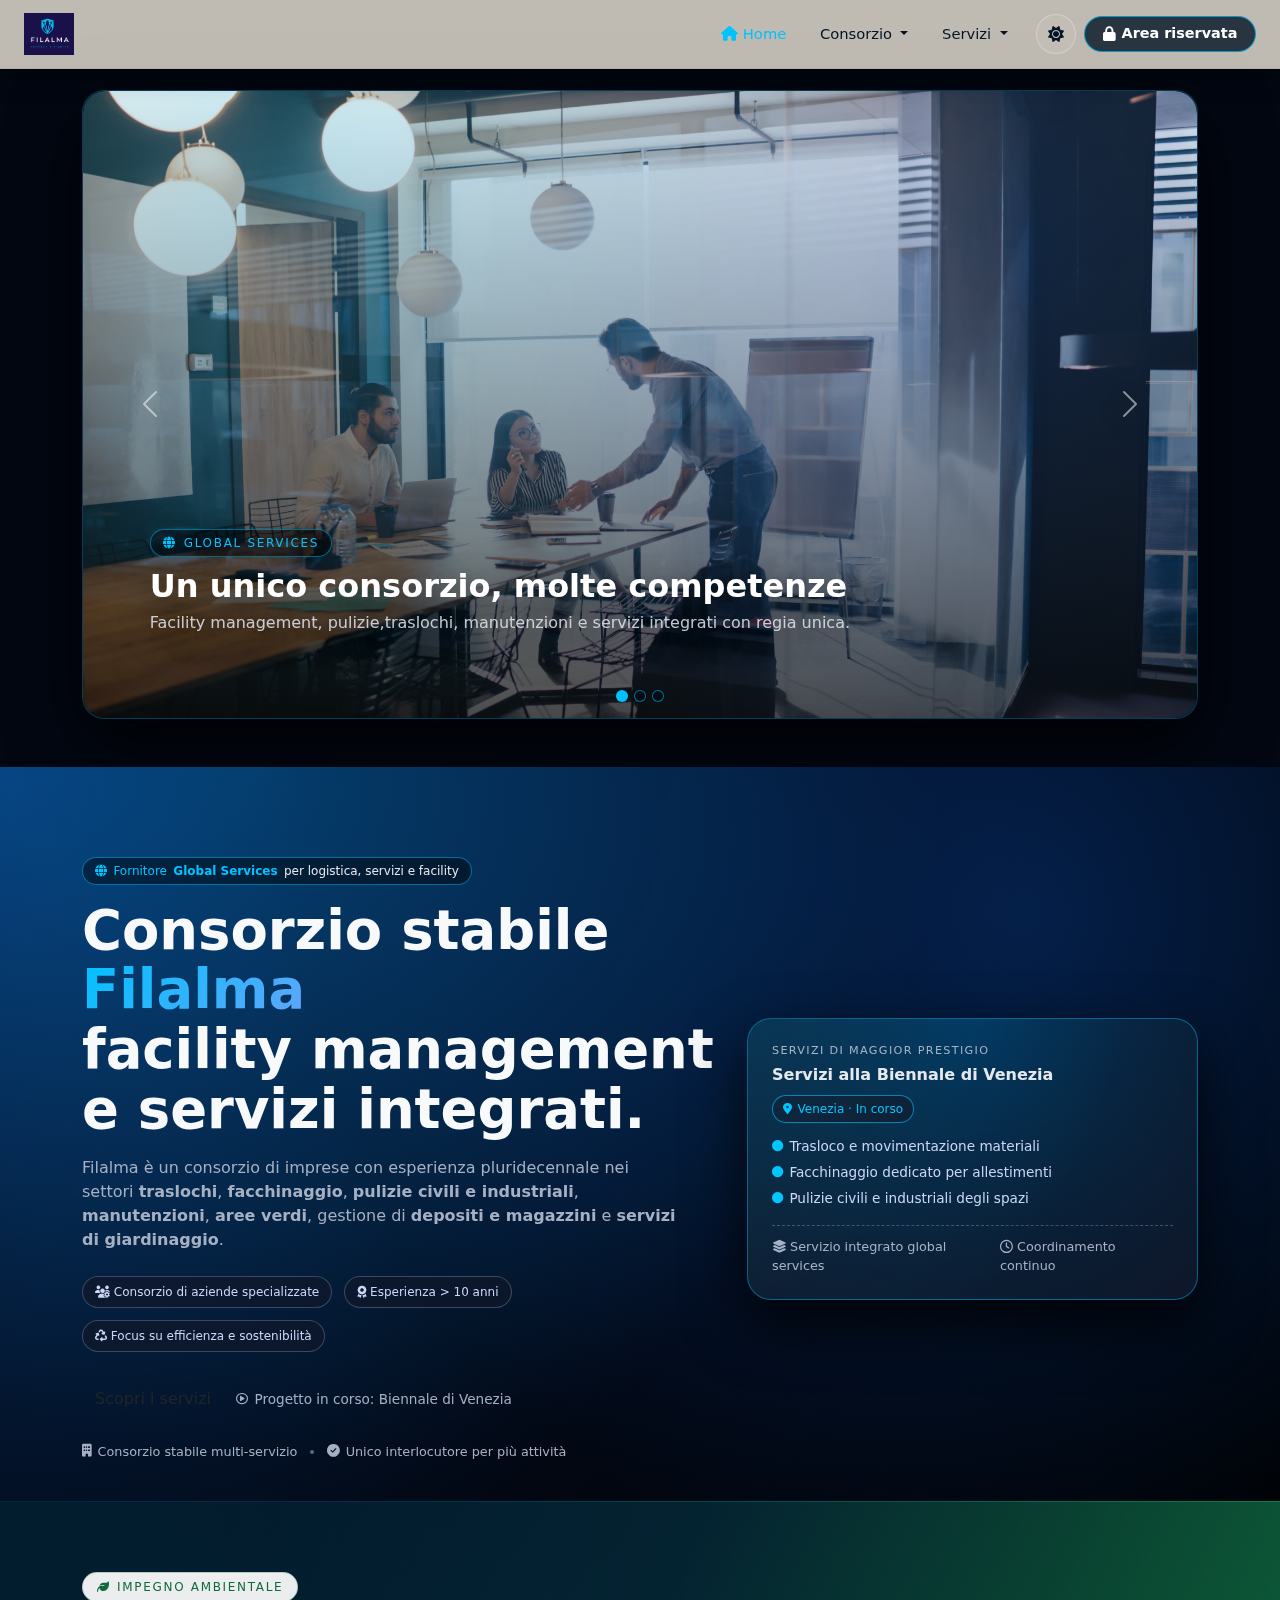
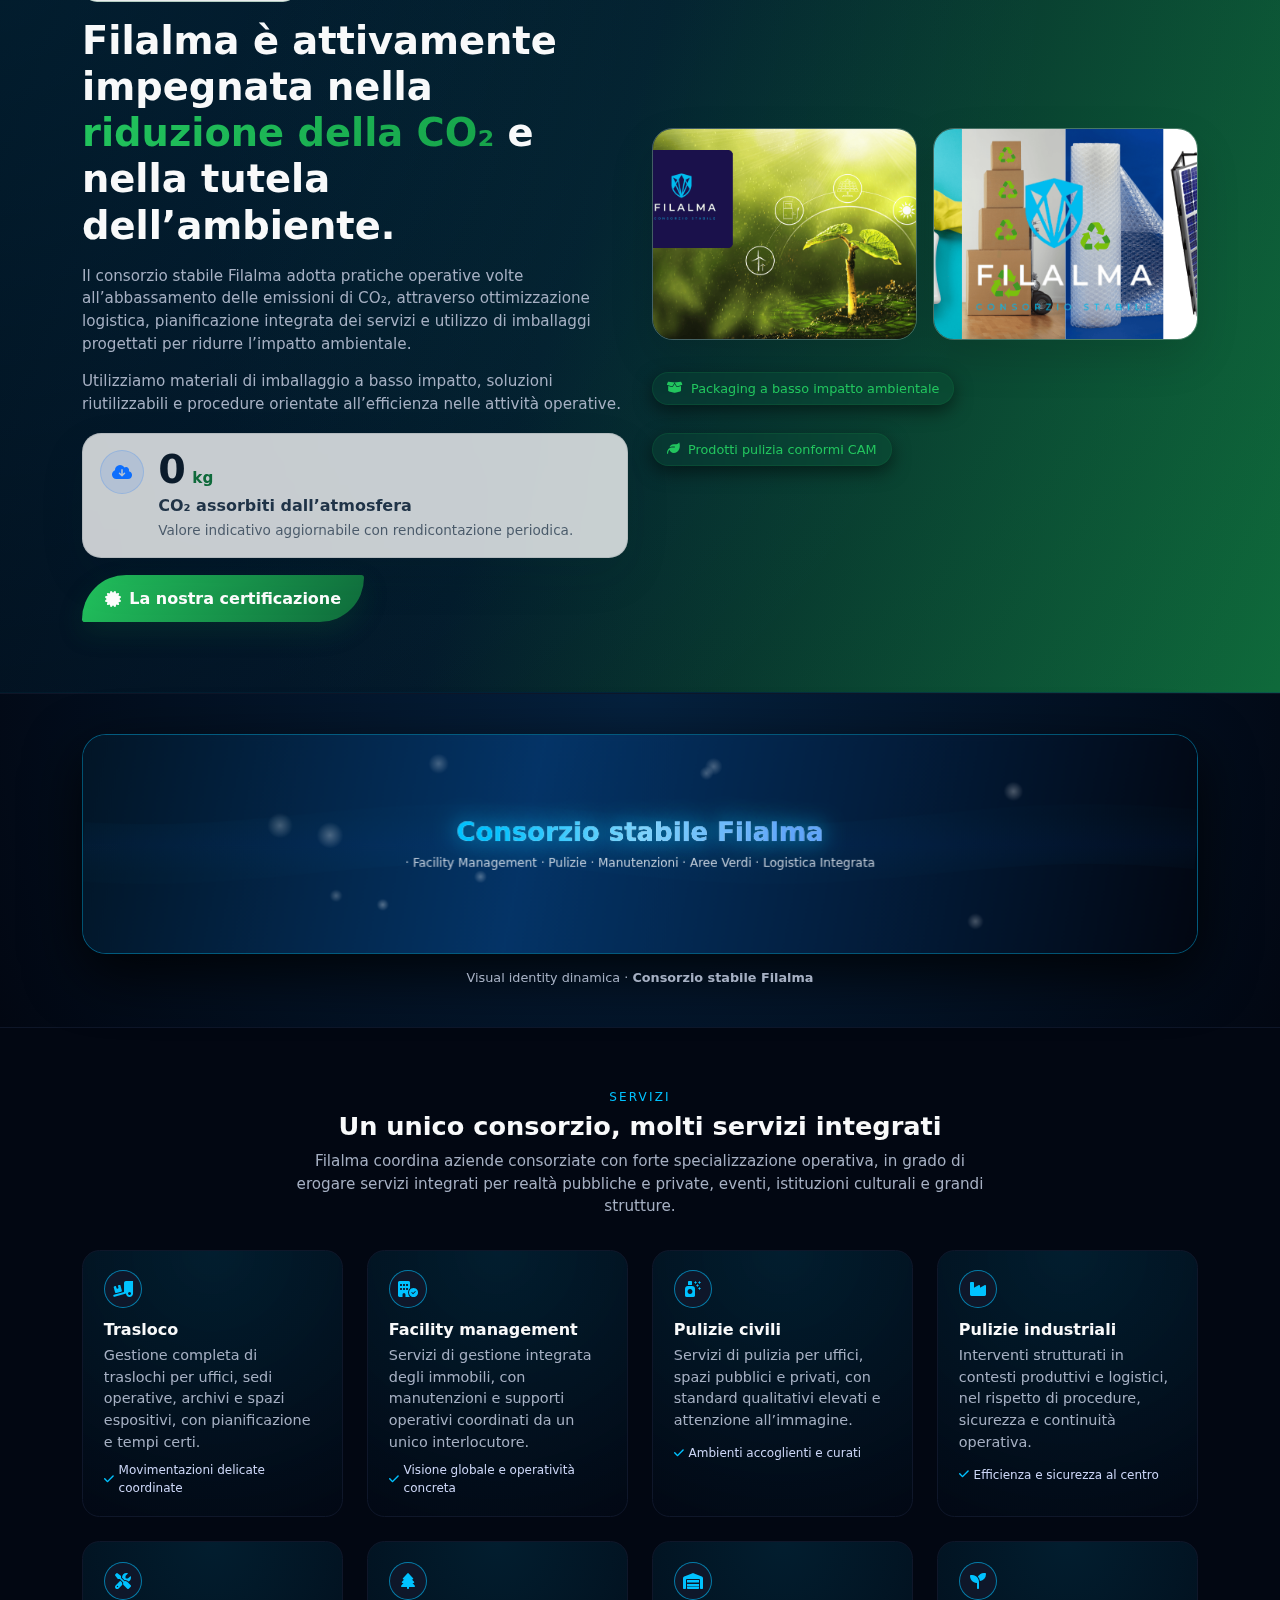
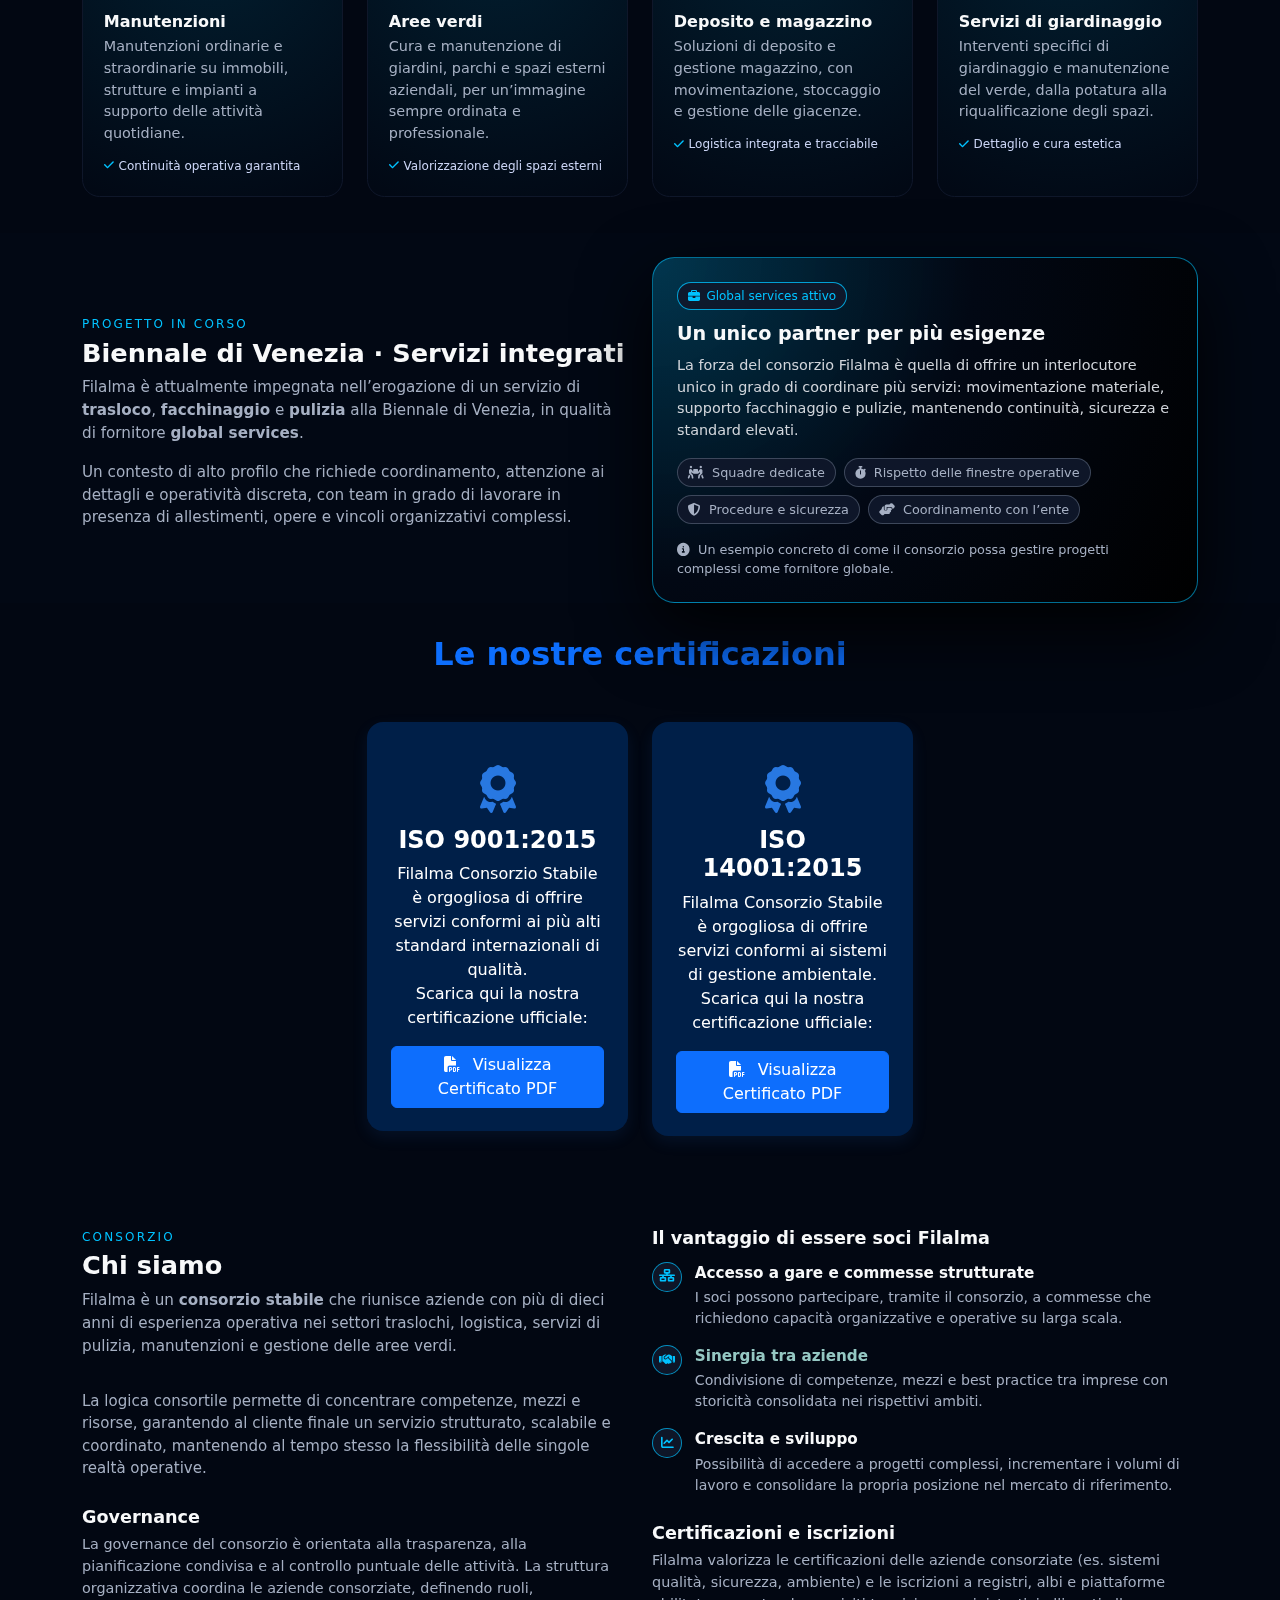
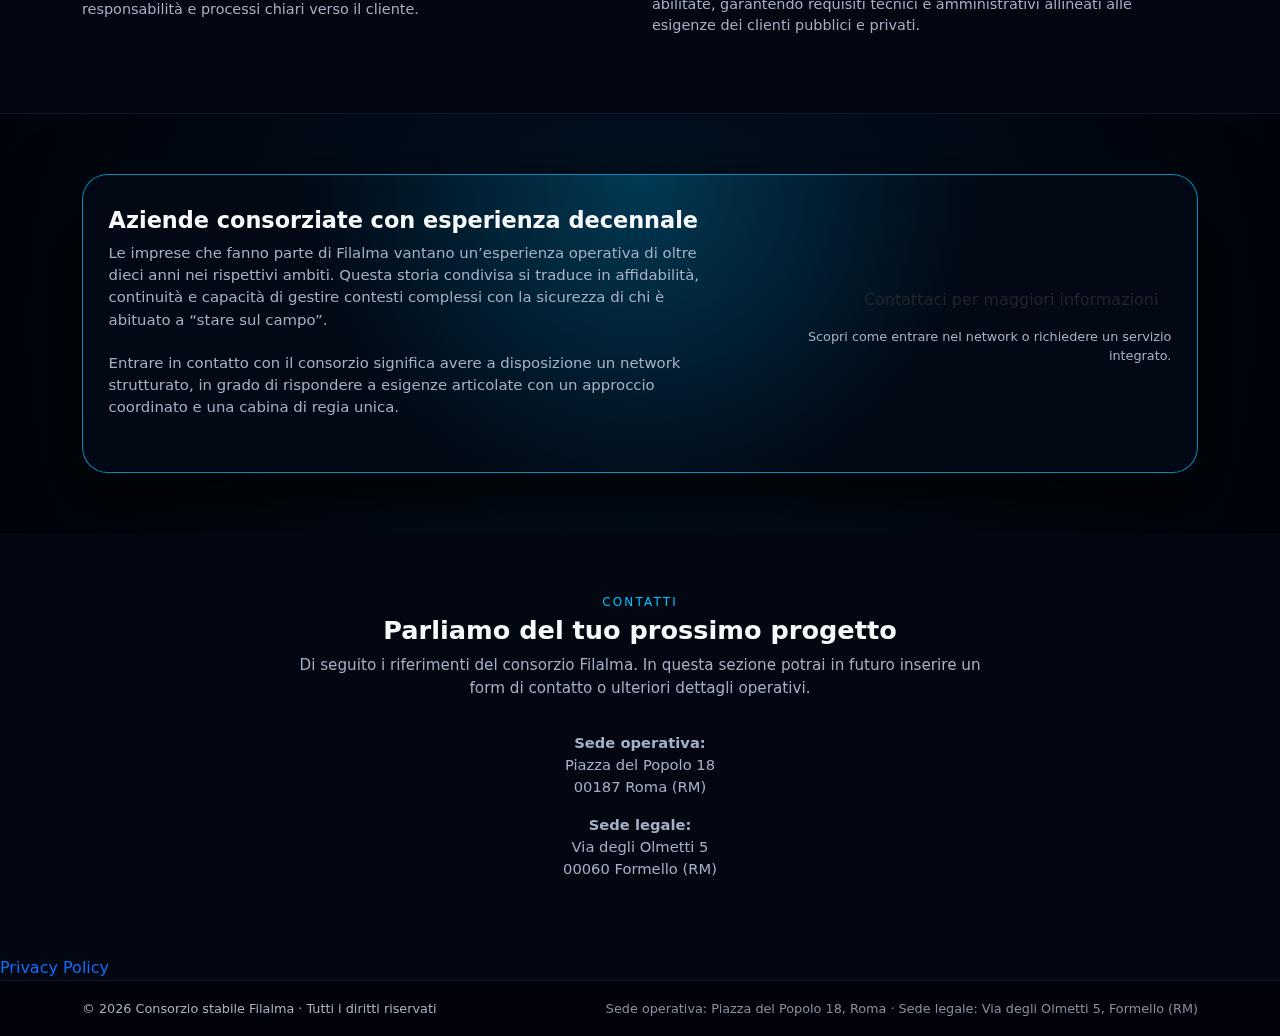
<file: index.html>
<!DOCTYPE html>
<html lang="it">

<head>
  <script type="text/javascript" src="https://embeds.iubenda.com/widgets/9367d524-dbd9-4b78-b87b-c67bb0701623.js"></script>
  <meta charset="UTF-8">
  <title>Filalma - Consorzio Stabile Global Services</title>
  <link rel="icon" href="/favicon.ico">
  <link rel="icon" type="image/png" sizes="32x32" href="/favicon.png">
  <link rel="apple-touch-icon" sizes="180x180" href="/favicon.png">
  <meta name="viewport" content="width=device-width, initial-scale=1">
  <meta name="description" content="Filalma Consorzio Stabile è una realtà in forte crescita, opera su tutto il territorio nazionale. -Facility Managment -Servizi di Pulizia -Portirato -Logistica Integrata -Servizi Museali ">
  <link href="https://cdn.jsdelivr.net/npm/bootstrap@5.3.3/dist/css/bootstrap.min.css" rel="stylesheet">
  <link rel="stylesheet" href="https://cdnjs.cloudflare.com/ajax/libs/font-awesome/6.5.1/css/all.min.css">
  <link rel="stylesheet" href="navbar.css">
  <link id="theme-light" rel="stylesheet" href="index.light.css">
  <link id="theme-dark" rel="stylesheet" href="index.css">
  <style>
    :root {
      --filalma-blue-dark: #031426;
      --filalma-blue: #0d6efd;
      --filalma-turquoise: #00c2ff;
      --filalma-text: #f8f9fa;
      --filalma-muted: #a6b0c3;
    }

    * {
      box-sizing: border-box;
    }

    body {
      font-family: system-ui, -apple-system, BlinkMacSystemFont, "Segoe UI", Roboto, sans-serif;
      background-color: #020712;
      color: var(--filalma-text);
      scroll-behavior: smooth;
    }

    a {
      text-decoration: none;
    }

    
    /* HERO */
    .hero {
      position: relative;
      padding-top: 90px;
      padding-bottom: 40px;
      background: radial-gradient(circle at top left, #073b7a, #020712 60%, #000000);
      overflow: hidden;
    }

    .hero-overlay-blur {
      position: absolute;
      inset: 0;
      background: radial-gradient(circle at 20% 0, rgba(0, 194, 255, 0.12), transparent 55%),
        radial-gradient(circle at 80% 20%, rgba(13, 110, 253, 0.25), transparent 60%);
      pointer-events: none;
    }

    .hero-content {
      position: relative;
      z-index: 1;
    }

    .hero-kicker {
      display: inline-flex;
      align-items: center;
      gap: 0.4rem;
      border-radius: 999px;
      padding: 4px 12px;
      font-size: 0.75rem;
      background: rgba(0, 0, 0, 0.45);
      color: var(--filalma-turquoise);
      border: 1px solid rgba(0, 194, 255, 0.5);
      margin-bottom: 1rem;
    }

    .hero-kicker span {
      color: #e5e7eb;
    }

    .hero-title {
      font-size: clamp(2.1rem, 3.2vw + 1rem, 3.4rem);
      font-weight: 700;
      line-height: 1.1;
      margin-bottom: 1rem;
    }

    .hero-title span.accent {
      background: linear-gradient(135deg, #00c2ff, #60a5fa);
      -webkit-background-clip: text;
      background-clip: text;
      color: transparent;
    }

    .hero-subtitle {
      font-size: 1rem;
      max-width: 600px;
      color: var(--filalma-muted);
      margin-bottom: 1.5rem;
    }

    .hero-badges {
      display: flex;
      flex-wrap: wrap;
      gap: 0.75rem;
      margin-bottom: 1.75rem;
    }

    .hero-badge {
      padding: 6px 12px;
      border-radius: 999px;
      border: 1px solid rgba(148, 163, 184, 0.35);
      font-size: 0.75rem;
      color: #cbd5f5;
      background: rgba(15, 23, 42, 0.7);
    }

    .hero-cta {
      display: flex;
      flex-wrap: wrap;
      gap: 0.75rem;
      align-items: center;
      margin-bottom: 1.5rem;
    }

    .hero-secondary-link {
      display: inline-flex;
      align-items: center;
      gap: 0.4rem;
      font-size: 0.85rem;
      color: var(--filalma-muted);
    }

    .hero-secondary-link i {
      font-size: 0.75rem;
    }

    .hero-meta {
      font-size: 0.8rem;
      color: var(--filalma-muted);
      display: flex;
      flex-wrap: wrap;
      gap: 0.8rem;
      align-items: center;
    }

    .hero-meta-item {
      display: inline-flex;
      align-items: center;
      gap: 0.35rem;
    }

    .hero-meta-dot {
      width: 4px;
      height: 4px;
      border-radius: 999px;
      background: rgba(148, 163, 184, 0.6);
    }

    .hero-right-card {
      position: relative;
      background: radial-gradient(circle at top, rgba(0, 194, 255, 0.15), rgba(15, 23, 42, 1));
      border-radius: 1.5rem;
      border: 1px solid rgba(0, 194, 255, 0.45);
      padding: 1.5rem;
      overflow: hidden;
      box-shadow: 0 24px 60px rgba(0, 0, 0, 0.8);
      min-height: 260px;
    }

    .hero-right-card::before {
      content: "";
      position: absolute;
      inset: -40%;
      background: radial-gradient(circle at 0 0, rgba(0, 194, 255, 0.25), transparent 60%);
      opacity: 0.7;
      mix-blend-mode: screen;
      pointer-events: none;
    }

    .hero-right-label {
      font-size: 0.7rem;
      text-transform: uppercase;
      letter-spacing: 0.12em;
      color: var(--filalma-muted);
      margin-bottom: 0.25rem;
    }

    .hero-right-title {
      font-size: 1rem;
      font-weight: 600;
      margin-bottom: 0.5rem;
      color: #e5e7eb;
    }

    .hero-right-pill {
      display: inline-flex;
      align-items: center;
      gap: 0.35rem;
      font-size: 0.75rem;
      padding: 4px 10px;
      border-radius: 999px;
      background: rgba(15, 23, 42, 0.9);
      color: var(--filalma-turquoise);
      border: 1px solid rgba(0, 194, 255, 0.6);
      margin-bottom: 0.8rem;
    }

    .hero-right-list {
      list-style: none;
      padding-left: 0;
      margin-bottom: 1rem;
      font-size: 0.85rem;
      color: #cbd5f5;
    }

    .hero-right-list li {
      display: flex;
      align-items: center;
      gap: 0.4rem;
      margin-bottom: 0.35rem;
    }

    .hero-right-list i {
      font-size: 0.7rem;
      color: var(--filalma-turquoise);
    }

    .hero-right-footer {
      display: flex;
      justify-content: space-between;
      align-items: center;
      font-size: 0.8rem;
      color: var(--filalma-muted);
      border-top: 1px dashed rgba(148, 163, 184, 0.4);
      padding-top: 0.7rem;
      margin-top: 0.4rem;
    }

    .canvas-section {
      position: relative;
      background: radial-gradient(circle at top, #05213e, #020712);
      padding-block: 40px;
      border-top: 1px solid rgba(15, 23, 42, 0.9);
      border-bottom: 1px solid rgba(15, 23, 42, 0.9);
    }

    #filalmaCanvas {
      width: 100%;
      height: 220px;
      display: block;
      border-radius: 1.5rem;
      border: 1px solid rgba(0, 194, 255, 0.4);
      box-shadow: 0 20px 55px rgba(0, 0, 0, 0.8);
      background: radial-gradient(circle at 10% 0, #021526, #06162b 35%, #020712 100%);
    }

    .canvas-caption {
      margin-top: 0.9rem;
      font-size: 0.8rem;
      color: var(--filalma-muted);
      text-align: center;
    }

    .section {
      padding-block: 60px;
      background: #020712;
    }

    .section-alt {
      background: #020814;
    }

    .section-header {
      margin-bottom: 2rem;
      text-align: center;
    }

    .section-kicker {
      font-size: 0.75rem;
      text-transform: uppercase;
      letter-spacing: 0.18em;
      color: var(--filalma-turquoise);
      margin-bottom: 0.3rem;
    }

    .section-title {
      font-size: 1.6rem;
      font-weight: 600;
      margin-bottom: 0.5rem;
    }

    .section-subtitle {
      max-width: 700px;
      margin: 0 auto;
      color: var(--filalma-muted);
      font-size: 0.95rem;
    }

    .service-card {
      background: radial-gradient(circle at top, rgba(0, 194, 255, 0.12), #020814);
      border-radius: 1.1rem;
      border: 1px solid rgba(15, 23, 42, 1);
      padding: 1.2rem 1.3rem;
      height: 100%;
      position: relative;
      overflow: hidden;
      transition: transform 0.25s ease, box-shadow 0.25s ease, border-color 0.25s ease, background 0.25s ease;
    }

    .service-card:hover {
      transform: translateY(-4px);
      border-color: rgba(0, 194, 255, 0.7);
      box-shadow: 0 18px 45px rgba(0, 0, 0, 0.85);
      background: radial-gradient(circle at top, rgba(0, 194, 255, 0.18), #020814);
    }

    .service-icon {
      width: 38px;
      height: 38px;
      border-radius: 999px;
      display: inline-flex;
      align-items: center;
      justify-content: center;
      background: rgba(15, 23, 42, 0.95);
      border: 1px solid rgba(0, 194, 255, 0.6);
      color: var(--filalma-turquoise);
      margin-bottom: 0.75rem;
      font-size: 1rem;
    }

    .service-title {
      font-size: 1rem;
      font-weight: 600;
      margin-bottom: 0.35rem;
    }

    .service-text {
      font-size: 0.9rem;
      color: var(--filalma-muted);
      margin-bottom: 0.5rem;
    }

    .service-tag {
      display: inline-flex;
      align-items: center;
      gap: 0.3rem;
      font-size: 0.75rem;
      color: #cbd5f5;
    }

    .service-tag i {
      font-size: 0.7rem;
      color: var(--filalma-turquoise);
    }

    .biennale-card {
      background: radial-gradient(circle at top left, rgba(0, 194, 255, 0.25), #020814 50%, #000000 100%);
      border-radius: 1.4rem;
      border: 1px solid rgba(0, 194, 255, 0.55);
      padding: 1.5rem;
      box-shadow: 0 26px 70px rgba(0, 0, 0, 0.9);
      position: relative;
      overflow: hidden;
    }

    .biennale-badge {
      font-size: 0.75rem;
      display: inline-flex;
      align-items: center;
      gap: 0.4rem;
      padding: 4px 10px;
      border-radius: 999px;
      background: rgba(15, 23, 42, 0.9);
      border: 1px solid rgba(0, 194, 255, 0.8);
      color: var(--filalma-turquoise);
      margin-bottom: 0.8rem;
    }

    .biennale-title {
      font-size: 1.2rem;
      font-weight: 600;
      margin-bottom: 0.6rem;
    }

    .biennale-text {
      font-size: 0.9rem;
      color: #d1d5db;
      margin-bottom: 1rem;
    }

    .biennale-tags {
      display: flex;
      flex-wrap: wrap;
      gap: 0.5rem;
      margin-bottom: 1rem;
    }

    .biennale-tag {
      font-size: 0.8rem;
      padding: 4px 10px;
      border-radius: 999px;
      background: rgba(15, 23, 42, 0.95);
      color: var(--filalma-muted);
      border: 1px solid rgba(148, 163, 184, 0.35);
    }

    .biennale-meta {
      font-size: 0.8rem;
      color: var(--filalma-muted);
    }

    /* VANTAGGI SOCI */
    .benefit-item {
      display: flex;
      gap: 0.8rem;
      margin-bottom: 1rem;
    }

    .benefit-icon {
      width: 30px;
      height: 30px;
      border-radius: 999px;
      display: flex;
      align-items: center;
      justify-content: center;
      background: rgba(15, 23, 42, 0.95);
      border: 1px solid rgba(0, 194, 255, 0.7);
      color: var(--filalma-turquoise);
      font-size: 0.8rem;
      flex-shrink: 0;
    }

    .benefit-title {
      font-size: 0.95rem;
      font-weight: 600;
      margin-bottom: 0.15rem;
    }

    .benefit-text {
      font-size: 0.88rem;
      color: var(--filalma-muted);
    }

    /* CTA FINALE */
    .cta-section {
      padding-block: 60px;
      background: radial-gradient(circle at center, #031426, #01030a);
      border-top: 1px solid rgba(15, 23, 42, 1);
    }

    .cta-card {
      background: radial-gradient(circle at top, rgba(0, 194, 255, 0.23), #020814 55%);
      border-radius: 1.6rem;
      border: 1px solid rgba(0, 194, 255, 0.7);
      padding: 2rem 1.6rem;
      box-shadow: 0 32px 80px rgba(0, 0, 0, 0.9);
    }

    .cta-title {
      font-size: 1.4rem;
      font-weight: 600;
      margin-bottom: 0.5rem;
    }

    .cta-text {
      font-size: 0.93rem;
      color: var(--filalma-muted);
      margin-bottom: 1.3rem;
    }

    /* FOOTER */
    footer {
      padding-block: 18px;
      background: #02030a;
      font-size: 0.8rem;
      color: var(--filalma-muted);
      border-top: 1px solid rgba(15, 23, 42, 0.9);
    }

    @media (max-width: 767.98px) {
      .hero {
        padding-top: 80px;
        padding-bottom: 30px;
      }

      .hero-right-card {
        margin-top: 1.5rem;
      }

      #filalmaCanvas {
        height: 200px;
      }
    }

    .cert-card {
      background: #001f48;
      border-radius: 1rem;
      box-shadow: 0 6px 16px rgba(40, 120, 225, 0.10);
      padding: 2rem 1.5rem 1.4rem 1.5rem;
      text-align: center;
      transition: transform .22s, box-shadow .22s;
    }

    .cert-card:hover {
      transform: translateY(-4px) scale(1.02);
      box-shadow: 0 8px 24px rgba(40, 120, 225, 0.12);
    }

    .cert-badge {
      font-size: 3rem;
      color: #2878e1;
      margin-bottom: 1rem;
    }
  </style>
  <style>
    .top-slider {
      margin-top: 10px;
      padding: 10px 0 0;
    }

    .top-carousel {
      border-radius: 1.4rem;
      overflow: hidden;
      border: 1px solid rgba(0, 194, 255, 0.30);
      box-shadow: 0 26px 70px rgba(0, 0, 0, 0.85);
      background: #020814;
      position: relative;
    }

    .top-carousel .carousel-inner {
      border-radius: 1.4rem;
    }

    .top-carousel img {
      object-fit: cover;
    }

    .carousel-overlay {
      position: absolute;
      inset: 0;
      background:
        radial-gradient(circle at 20% 15%, rgba(0, 194, 255, 0.18), transparent 55%),
        radial-gradient(circle at 80% 25%, rgba(13, 110, 253, 0.18), transparent 60%),
        linear-gradient(to top, rgba(0, 0, 0, 0.70), rgba(0, 0, 0, 0.05));
      pointer-events: none;
    }

    .top-carousel .carousel-caption {
      left: 6%;
      right: 6%;
      bottom: 10%;
      text-shadow: 0 10px 35px rgba(0, 0, 0, 0.75);
    }

    .cap-kicker {
      display: inline-flex;
      align-items: center;
      gap: .45rem;
      border-radius: 999px;
      padding: 4px 12px;
      font-size: .75rem;
      background: rgba(0, 0, 0, .45);
      color: var(--filalma-turquoise);
      border: 1px solid rgba(0, 194, 255, .5);
      text-transform: uppercase;
      letter-spacing: .14em;
      margin-bottom: .6rem;
    }

    .cap-title {
      font-size: clamp(1.25rem, 2vw + .9rem, 2rem);
      font-weight: 800;
      margin-bottom: .35rem;
    }

    .cap-text {
      color: rgba(226, 232, 240, 0.85);
      font-size: 1rem;
      max-width: 720px;
      margin: 0;
    }

    .top-carousel .carousel-control-prev,
    .top-carousel .carousel-control-next {
      width: 12%;
    }

    .top-carousel .carousel-control-prev-icon,
    .top-carousel .carousel-control-next-icon {
      filter: drop-shadow(0 8px 18px rgba(0, 0, 0, 0.75));
    }

    /* indicatori più discreti */
    .top-carousel .carousel-indicators [data-bs-target] {
      width: 10px;
      height: 10px;
      border-radius: 999px;
      border: 1px solid rgba(0, 194, 255, 0.55);
      background: rgba(2, 8, 20, 0.6);
      opacity: 1;
    }

    .top-carousel .carousel-indicators .active {
      background: var(--filalma-turquoise);
    }

    */

    /* /* spacing: lo slider “stacca” dalla hero  */
    .join-hero {
      padding-top: 36px;
      /* prima era 44px  */
    }

    @media (max-width: 575.98px) {
      .top-slider {
        margin-top: 6px;
        padding-top: 6px;
      }

      .top-carousel {
        border-radius: 1.1rem;
      }

      .top-carousel .carousel-caption {
        bottom: 8%;
      }

      .cap-text {
        font-size: .95rem;
      }
    }
  </style>
  <meta name="robots" content="index, follow">
  <meta name="author" content="Consorzio Filalma">

  <link rel="canonical" href="https://consorziofilalma.it/">

  <meta property="og:type" content="website">
  <meta property="og:locale" content="it_IT">
  <meta property="og:site_name" content="Consorzio Filalma">
  <meta property="og:title" content="Consorzio Filalma | Sito ufficiale">
  <meta property="og:url" content="https://consorziofilalma.it/">
  <meta property="og:image" content="https://consorziofilalma.it/img/logo-filalma.png">

  <meta name="twitter:card" content="summary_large_image">
  <meta name="twitter:title" content="Consorzio Filalma | Sito ufficiale">
  <meta name="twitter:description" content="Scopri i servizi del Consorzio Filalma: Richiedi di entrare a far parte del consorzio direttamente online facility management, traslochi, pulizie, deposito e servizi integrati.">
  <meta name="twitter:image" content="https://consorziofilalma.it/img/logo-filalma.png">

  <script type="application/ld+json">
    {
      "@context": "https://schema.org",
      "@type": "Organization",
      "name": "Consorzio Filalma",
      "url": "https://consorziofilalma.it/",
      "logo": "https://consorziofilalma.it/img/filalma.webp",
      "email": "info@consorziofilalma.it",
      "address": {
        "@type": "PostalAddress",
        "streetAddress": "Via degli Olmetti 5",
        "addressLocality": "Formello",
        "addressRegion": "RM",
        "postalCode": "00060",
        "addressCountry": "IT"
      },
      "identifier": "17929841009"
    }
    </script>
</head>

<body>

  <!-- NAVBAR -->
  <nav>
    <div id="navbar-container"></div>
  </nav>
  <br>
  <br>

  <section class="top-slider" aria-label="Filalma highlights" style="margin-top: 2rem;">
    <div class="container">
      <div id="filalmaTopCarousel" class="carousel slide carousel-fade top-carousel" data-bs-ride="carousel"
        data-bs-interval="6500">
        <div class="carousel-indicators">
          <button type="button" data-bs-target="#filalmaTopCarousel" data-bs-slide-to="0" class="active"
            aria-current="true" aria-label="Slide 1"></button>
          <button type="button" data-bs-target="#filalmaTopCarousel" data-bs-slide-to="1" aria-label="Slide 2"></button>
          <button type="button" data-bs-target="#filalmaTopCarousel" data-bs-slide-to="2" aria-label="Slide 3"></button>
        </div>

        <div class="carousel-inner ratio ratio-16x9">
          <!-- SLIDE 1 -->
          <div class="carousel-item active">

            <img src="img/home2.webp" class="d-block w-100" alt="Filalma - Slide 1">

            <div class="carousel-overlay"></div>

            <div class="carousel-caption text-start">
              <div class="cap-kicker">
                <i class="fa-solid fa-globe"></i>
                Global Services
              </div>
              <h2 class="cap-title">Un unico consorzio, molte competenze</h2>
              <p class="cap-text d-none d-md-block">
                Facility management, pulizie,traslochi, manutenzioni e servizi integrati con regia unica.
              </p>
            </div>
          </div>

          <!-- SLIDE 2 -->
          <div class="carousel-item">
            <img src="img/consorzioHome.webp" class="d-block w-100" alt="Filalma - Slide 2">

            <div class="carousel-overlay"></div>

            <div class="carousel-caption text-start">
              <div class="cap-kicker">
                <i class="fa-solid fa-handshake-angle"></i>
                Network operativo
              </div>
              <h2 class="cap-title">Cresci nel network Filalma</h2>
              <p class="cap-text d-none d-md-block">
                Candidati per entrare nel consorzio e accedere a commesse strutturate e sinergie tra aziende.
              </p>
            </div>
          </div>
          <!-- SLIDE 3 -->
<div class="carousel-item">
  <img src="img/fila1.webp" class="d-block w-100" alt="Filalma - Slide 3">

  <div class="carousel-overlay"></div>

  <div class="carousel-caption d-flex justify-content-between align-items-end">
    <div class="text-start">
      <div class="cap-kicker">
        <i class="fa-solid fa-seedling"></i>
        Partnership
      </div>
      <h2 class="cap-title">Cresciamo insieme</h2>
      <p class="cap-text d-none d-md-block">
        Un network operativo pensato per aziende che vogliono scalare su commesse strutturate.
      </p>
    </div>

    <div class="text-end">
      <a href="diventaConsorziata.html" class="btn btn-primary btn-sm px-3 py-2 rounded-pill">
        Scopri di più <i class="fa-solid fa-arrow-right ms-1"></i>
      </a>
    </div>
  </div>
</div>
        </div>

        <button class="carousel-control-prev" type="button" data-bs-target="#filalmaTopCarousel" data-bs-slide="prev"
          aria-label="Slide precedente">
          <span class="carousel-control-prev-icon" aria-hidden="true"></span>
        </button>
        <button class="carousel-control-next" type="button" data-bs-target="#filalmaTopCarousel" data-bs-slide="next"
          aria-label="Slide successiva">
          <span class="carousel-control-next-icon" aria-hidden="true"></span>
        </button>
      </div>
    </div>
  </section>
  <br>
  <br>

  <header id="top" class="hero">
    <div class="hero-overlay-blur"></div>
    <div class="container hero-content">
      <div class="row align-items-center">
        <div class="col-lg-7 mb-4 mb-lg-0">
          <div class="hero-kicker">
            <i class="fa-solid fa-globe"></i>
            Fornitore <strong>Global Services</strong>
            <span>per logistica, servizi e facility</span>
          </div>

          <h1 class="hero-title">
            Consorzio stabile <span class="accent">Filalma</span><br>
            facility management e servizi integrati.
          </h1>

          <p class="hero-subtitle">
            Filalma è un consorzio di imprese con esperienza pluridecennale nei settori
            <strong>traslochi</strong>, <strong>facchinaggio</strong>, <strong>pulizie civili e industriali</strong>,
            <strong>manutenzioni</strong>, <strong>aree verdi</strong>, gestione di <strong>depositi e
              magazzini</strong> e
            <strong>servizi di giardinaggio</strong>.
          </p>

          <div class="hero-badges">
            <div class="hero-badge"><i class="fa-solid fa-users-gear"></i> Consorzio di aziende specializzate</div>
            <div class="hero-badge"><i class="fa-solid fa-award"></i> Esperienza &gt; 10 anni</div>
            <div class="hero-badge"><i class="fa-solid fa-recycle"></i> Focus su efficienza e sostenibilità</div>
          </div>

          <div class="hero-cta">
            <a href="#servizi" class="btn btn-consorziate btn-nav">
              Scopri i servizi
            </a>
            <a href="#biennale" class="hero-secondary-link">
              <i class="fa-regular fa-circle-play"></i>
              Progetto in corso: Biennale di Venezia
            </a>
          </div>

          <div class="hero-meta">
            <div class="hero-meta-item">
              <i class="fa-solid fa-building"></i> Consorzio stabile multi-servizio
            </div>
            <span class="hero-meta-dot"></span>
            <div class="hero-meta-item">
              <i class="fa-solid fa-check-circle"></i> Unico interlocutore per più attività
            </div>
          </div>
        </div>

        <div class="col-lg-5">
          <div class="hero-right-card">
            <div class="hero-right-label">Servizi di maggior prestigio</div>
            <div class="hero-right-title">Servizi alla Biennale di Venezia</div>
            <div class="hero-right-pill">
              <i class="fa-solid fa-location-dot"></i>
              Venezia · In corso
            </div>

            <ul class="hero-right-list">
              <li><i class="fa-solid fa-circle"></i> Trasloco e movimentazione materiali</li>
              <li><i class="fa-solid fa-circle"></i> Facchinaggio dedicato per allestimenti</li>
              <li><i class="fa-solid fa-circle"></i> Pulizie civili e industriali degli spazi</li>
            </ul>

            <div class="hero-right-footer">
              <span><i class="fa-solid fa-layer-group"></i> Servizio integrato global services</span>
              <span><i class="fa-regular fa-clock"></i> Coordinamento continuo</span>
            </div>
          </div>
        </div>
      </div>
    </div>
  </header>
  <!-- GREEN & SUSTAINABILITY -->
<section class="green-section" id="green">
  <div class="container">
    <div class="row align-items-center g-4">

      <div class="col-lg-6">
        <div class="green-kicker">
          <i class="fa-solid fa-leaf"></i>
          Impegno ambientale
        </div>

        <h2 class="green-title">
          Filalma è attivamente impegnata nella
          <span>riduzione della CO₂</span>
          e nella tutela dell’ambiente.
        </h2>

        <p class="green-text">
          Il consorzio stabile Filalma adotta pratiche operative volte
          all’abbassamento delle emissioni di CO₂, attraverso ottimizzazione logistica,
          pianificazione integrata dei servizi e utilizzo di imballaggi progettati
          per ridurre l’impatto ambientale.
        </p>

        <p class="green-text">
          Utilizziamo materiali di imballaggio a basso impatto,
          soluzioni riutilizzabili e procedure orientate all’efficienza
          nelle attività operative.
        </p>

        <!-- COUNTER -->
        <div class="green-metric" aria-label="CO2 assorbita">
          <div class="metric-ico" aria-hidden="true">
            <i class="fa-solid fa-cloud-arrow-down"></i>
          </div>

          <div class="metric-body">
            <div class="metric-value">
              <span id="co2Counter" data-target="2900">0</span>
              <span class="metric-unit">kg</span>
            </div>
            <div class="metric-label">CO₂ assorbiti dall’atmosfera</div>
            <div class="metric-note">Valore indicativo aggiornabile con rendicontazione periodica.</div>
          </div>
        </div>

        <div class="green-cta">
          <a href="#certificazioni" class="btn-leaf">
            <i class="fa-solid fa-certificate me-2"></i>
            La nostra certificazione
          </a>
        </div>
      </div>

      <!-- IMAGES -->
      <div class="col-lg-6">
        <div class="green-media-grid">
          <div class="green-media">
            <img src="img/green1.webp" alt="Sostenibilità Filalma">
          </div>
          <div class="green-media">
            <img src="img/green2.webp" alt="Imballaggi sostenibili">
          </div>
        </div>
        <div class="green-badges">
          <div class="green-packaging-badge">
            <i class="fa-solid fa-box-open"></i>
            Packaging a basso impatto ambientale
          </div>
        
          <div class="green-packaging-badge green-cam-badge">
            <i class="fa-solid fa-leaf"></i>
            Prodotti pulizia conformi CAM
          </div>
        </div>
      </div>

    </div>
  </div>
</section>

  <!-- CANVAS ANIMATO -->
  <section class="canvas-section">
    <div class="container">
      <canvas id="filalmaCanvas"></canvas>
      <div class="canvas-caption">
        Visual identity dinamica · <strong>Consorzio stabile Filalma</strong>
      </div>
    </div>
  </section>

  <!-- SEZIONE SERVIZI -->
  <section id="servizi" class="section">
    <div class="container">
      <div class="section-header">
        <div class="section-kicker">Servizi</div>
        <h2 class="section-title">Un unico consorzio, molti servizi integrati</h2>
        <p class="section-subtitle">
          Filalma coordina aziende consorziate con forte specializzazione operativa, in grado di erogare
          servizi integrati per realtà pubbliche e private, eventi, istituzioni culturali e grandi strutture.
        </p>
      </div>

      <div class="row g-4">
        <!-- Trasloco -->
        <div class="col-md-6 col-lg-3">
          <div class="service-card">
            <div class="service-icon"><i class="fa-solid fa-truck-ramp-box"></i></div>
            <h3 class="service-title">Trasloco</h3>
            <p class="service-text">
              Gestione completa di traslochi per uffici, sedi operative, archivi e spazi espositivi,
              con pianificazione e tempi certi.
            </p>
            <div class="service-tag">
              <i class="fa-solid fa-check"></i> Movimentazioni delicate coordinate
            </div>
          </div>
        </div>

        <!-- Facility management -->
        <div class="col-md-6 col-lg-3">
          <div class="service-card">
            <div class="service-icon"><i class="fa-solid fa-building-circle-check"></i></div>
            <h3 class="service-title">Facility management</h3>
            <p class="service-text">
              Servizi di gestione integrata degli immobili, con manutenzioni e supporti operativi
              coordinati da un unico interlocutore.
            </p>
            <div class="service-tag">
              <i class="fa-solid fa-check"></i> Visione globale e operatività concreta
            </div>
          </div>
        </div>

        <!-- Pulizie civili -->
        <div class="col-md-6 col-lg-3">
          <div class="service-card">
            <div class="service-icon"><i class="fa-solid fa-spray-can-sparkles"></i></div>
            <h3 class="service-title">Pulizie civili</h3>
            <p class="service-text">
              Servizi di pulizia per uffici, spazi pubblici e privati, con standard qualitativi
              elevati e attenzione all’immagine.
            </p>
            <div class="service-tag">
              <i class="fa-solid fa-check"></i> Ambienti accoglienti e curati
            </div>
          </div>
        </div>

        <!-- Pulizie industriali -->
        <div class="col-md-6 col-lg-3">
          <div class="service-card">
            <div class="service-icon"><i class="fa-solid fa-industry"></i></div>
            <h3 class="service-title">Pulizie industriali</h3>
            <p class="service-text">
              Interventi strutturati in contesti produttivi e logistici, nel rispetto di
              procedure, sicurezza e continuità operativa.
            </p>
            <div class="service-tag">
              <i class="fa-solid fa-check"></i> Efficienza e sicurezza al centro
            </div>
          </div>
        </div>

        <!-- Manutenzioni -->
        <div class="col-md-6 col-lg-3">
          <div class="service-card">
            <div class="service-icon"><i class="fa-solid fa-screwdriver-wrench"></i></div>
            <h3 class="service-title">Manutenzioni</h3>
            <p class="service-text">
              Manutenzioni ordinarie e straordinarie su immobili, strutture e impianti
              a supporto delle attività quotidiane.
            </p>
            <div class="service-tag">
              <i class="fa-solid fa-check"></i> Continuità operativa garantita
            </div>
          </div>
        </div>

        <!-- Aree verdi -->
        <div class="col-md-6 col-lg-3">
          <div class="service-card">
            <div class="service-icon"><i class="fa-solid fa-tree"></i></div>
            <h3 class="service-title">Aree verdi</h3>
            <p class="service-text">
              Cura e manutenzione di giardini, parchi e spazi esterni aziendali, per un’immagine
              sempre ordinata e professionale.
            </p>
            <div class="service-tag">
              <i class="fa-solid fa-check"></i> Valorizzazione degli spazi esterni
            </div>
          </div>
        </div>

        <!-- Deposito -->
        <div class="col-md-6 col-lg-3">
          <div class="service-card">
            <div class="service-icon"><i class="fa-solid fa-warehouse"></i></div>
            <h3 class="service-title">Deposito e magazzino</h3>
            <p class="service-text">
              Soluzioni di deposito e gestione magazzino, con movimentazione, stoccaggio
              e gestione delle giacenze.
            </p>
            <div class="service-tag">
              <i class="fa-solid fa-check"></i> Logistica integrata e tracciabile
            </div>
          </div>
        </div>

        <!-- Servizi di giardinaggio -->
        <div class="col-md-6 col-lg-3">
          <div class="service-card">
            <div class="service-icon"><i class="fa-solid fa-seedling"></i></div>
            <h3 class="service-title">Servizi di giardinaggio</h3>
            <p class="service-text">
              Interventi specifici di giardinaggio e manutenzione del verde,
              dalla potatura alla riqualificazione degli spazi.
            </p>
            <div class="service-tag">
              <i class="fa-solid fa-check"></i> Dettaglio e cura estetica
            </div>
          </div>
        </div>
      </div>
    </div>
  </section>

  <!-- BIENNALE DI VENEZIA -->
  <section id="biennale" class="section-alt">
    <div class="container">
      <div class="row align-items-center g-4">
        <div class="col-lg-6">
          <div class="section-header text-start mb-3">
            <div class="section-kicker">Progetto in corso</div>
            <h2 class="section-title">Biennale di Venezia · Servizi integrati</h2>
            <p class="section-subtitle text-start">
              Filalma è attualmente impegnata nell’erogazione di un servizio di
              <strong>trasloco</strong>, <strong>facchinaggio</strong> e <strong>pulizia</strong>
              alla Biennale di Venezia, in qualità di fornitore <strong>global services</strong>.
            </p>
          </div>
          <p style="color: var(--filalma-muted); font-size:0.95rem;">
            Un contesto di alto profilo che richiede coordinamento, attenzione ai dettagli e
            operatività discreta, con team in grado di lavorare in presenza di allestimenti,
            opere e vincoli organizzativi complessi.
          </p>
        </div>

        <div class="col-lg-6">
          <div class="biennale-card">
            <div class="biennale-badge">
              <i class="fa-solid fa-briefcase"></i> Global services attivo
            </div>
            <h3 class="biennale-title">Un unico partner per più esigenze</h3>
            <p class="biennale-text">
              La forza del consorzio Filalma è quella di offrire un interlocutore unico in grado di coordinare
              più servizi: movimentazione materiale, supporto facchinaggio e pulizie, mantenendo continuità,
              sicurezza e standard elevati.
            </p>

            <div class="biennale-tags">
              <span class="biennale-tag"><i class="fa-solid fa-people-carry-box me-1"></i> Squadre dedicate</span>
              <span class="biennale-tag"><i class="fa-solid fa-stopwatch me-1"></i> Rispetto delle finestre
                operative</span>
              <span class="biennale-tag"><i class="fa-solid fa-shield-halved me-1"></i> Procedure e sicurezza</span>
              <span class="biennale-tag"><i class="fa-solid fa-handshake-angle me-1"></i> Coordinamento con
                l’ente</span>
            </div>

            <div class="biennale-meta">
              <i class="fa-solid fa-circle-info me-1"></i>
              Un esempio concreto di come il consorzio possa gestire progetti complessi come fornitore globale.
            </div>
          </div>
        </div>
      </div>
    </div>
  </section>
  
    <section class="cert-section" id="certificazioni" style="color: rgb(255, 255, 255);">
      <div class="container" style="padding-bottom: 2rem;">
        <h2 class="fw-bold text-center mb-5 text-primary" style="padding-top: 2rem;">Le nostre certificazioni</h2>

        <div class="row g-4 justify-content-center">

          <div class="col-12 col-sm-6 col-lg-3">
            <div class="cert-card animate__animated animate__fadeIn">
              <span class="cert-badge"><i class="fa-solid fa-award"></i></span>
              <h4 class="fw-bold mb-2">ISO 9001:2015</h4>
              <p class="mb-3">
                Filalma Consorzio Stabile è orgogliosa di offrire servizi conformi ai più alti standard internazionali
                di qualità.<br>
                Scarica qui la nostra certificazione ufficiale:
              </p>
              <a href="/pdf/SAI SERVICE SRL ISO 9001_URS.pdf" class="btn btn-primary" target="_blank">
                <i class="fa-solid fa-file-pdf me-2"></i> Visualizza Certificato PDF
              </a>
            </div>
          </div>

          <div class="col-12 col-sm-6 col-lg-3">
            <div class="cert-card animate__animated animate__fadeIn">
              <span class="cert-badge"><i class="fa-solid fa-award"></i></span>
              <h4 class="fw-bold mb-2">ISO 14001:2015</h4>
              <p class="mb-3">
                Filalma Consorzio Stabile è orgogliosa di offrire servizi conformi ai sistemi di gestione
                ambientale.<br>
                Scarica qui la nostra certificazione ufficiale:
              </p>
              <a href="/pdf/SAI SERVICE SRL ISO 14001_URS.pdf" class="btn btn-primary" target="_blank">
                <i class="fa-solid fa-file-pdf me-2"></i> Visualizza Certificato PDF
              </a>
            </div>
          </div>

          <!-- Altre certificazioni -->

        </div>
      </div>
    </section>


    <!-- CHI SIAMO / GOVERNANCE / VANTAGGIO SOCI / CERTIFICAZIONI -->
    <section id="chi-siamo" class="section">
      <div class="container">
        <div class="row g-4">
          <div class="col-lg-6">
            <div class="section-header text-start">
              <div class="section-kicker">Consorzio</div>
              <h2 class="section-title">Chi siamo</h2>
              <p class="section-subtitle text-start">
                Filalma è un <strong>consorzio stabile</strong> che riunisce aziende con più di dieci anni
                di esperienza operativa nei settori traslochi, logistica, servizi di pulizia, manutenzioni
                e gestione delle aree verdi.
              </p>
            </div>

            <p style="color: var(--filalma-muted); font-size:0.94rem;">
              La logica consortile permette di concentrare competenze, mezzi e risorse, garantendo
              al cliente finale un servizio strutturato, scalabile e coordinato, mantenendo al tempo stesso
              la flessibilità delle singole realtà operative.
            </p>

            <section id="governance" style="margin-top: 1.7rem;">
              <h3 style="font-size:1.1rem; font-weight:600; margin-bottom:0.4rem;">Governance</h3>
              <p style="color: var(--filalma-muted); font-size:0.9rem;">
                La governance del consorzio è orientata alla trasparenza, alla pianificazione condivisa e al controllo
                puntuale delle attività. La struttura organizzativa coordina le aziende consorziate, definendo ruoli,
                responsabilità e processi chiari verso il cliente.
              </p>
            </section>
          </div>

          <div class="col-lg-6">
            <section id="vantaggio-soci">
              <h3 style="font-size:1.1rem; font-weight:600; margin-bottom:0.8rem;">Il vantaggio di essere soci Filalma
              </h3>

              <div class="benefit-item">
                <div class="benefit-icon"><i class="fa-solid fa-network-wired"></i></div>
                <div>
                  <div class="benefit-title">Accesso a gare e commesse strutturate</div>
                  <div class="benefit-text">
                    I soci possono partecipare, tramite il consorzio, a commesse che richiedono
                    capacità organizzative e operative su larga scala.
                  </div>
                </div>
              </div>

              <div class="benefit-item">
                <div class="benefit-icon"><i class="fa-solid fa-handshake"></i></div>
                <div>
                  <div class="benefit-title" style="color: #95c8c3;">Sinergia tra aziende</div>
                  <div class="benefit-text">
                    Condivisione di competenze, mezzi e best practice tra imprese con storicità
                    consolidata nei rispettivi ambiti.
                  </div>
                </div>
              </div>

              <div class="benefit-item">
                <div class="benefit-icon"><i class="fa-solid fa-chart-line"></i></div>
                <div>
                  <div class="benefit-title">Crescita e sviluppo</div>
                  <div class="benefit-text">
                    Possibilità di accedere a progetti complessi, incrementare i volumi di lavoro e
                    consolidare la propria posizione nel mercato di riferimento.
                  </div>
                </div>
              </div>
            </section>

            <section id="certificazioni" style="margin-top: 1.7rem;">
              <h3 style="font-size:1.1rem; font-weight:600; margin-bottom:0.4rem;">Certificazioni e iscrizioni</h3>
              <p style="color: var(--filalma-muted); font-size:0.9rem;">
                Filalma valorizza le certificazioni delle aziende consorziate (es. sistemi qualità, sicurezza, ambiente)
                e le iscrizioni a registri, albi e piattaforme abilitate, garantendo requisiti tecnici e amministrativi
                allineati alle esigenze dei clienti pubblici e privati.
              </p>
            </section>
          </div>
        </div>
      </div>
    </section>

    <!-- CONSORZIATE -->
    <section id="consorziate" class="cta-section">
      <div class="container">
        <div class="cta-card">
          <div class="row align-items-center g-4">
            <div class="col-lg-7">
              <h2 class="cta-title">Aziende consorziate con esperienza decennale</h2>
              <p class="cta-text">
                Le imprese che fanno parte di Filalma vantano un’esperienza operativa di oltre dieci anni
                nei rispettivi ambiti. Questa storia condivisa si traduce in affidabilità, continuità e capacità
                di gestire contesti complessi con la sicurezza di chi è abituato a “stare sul campo”.
              </p>
              <p class="cta-text">
                Entrare in contatto con il consorzio significa avere a disposizione un network strutturato,
                in grado di rispondere a esigenze articolate con un approccio coordinato e una cabina di regia unica.
              </p>
            </div>
            <div class="col-lg-5 text-lg-end text-center">
              <a href="#contatti" class="btn btn-consorziate btn-nav">
                Contattaci per maggiori informazioni
              </a>
              <p class="mt-2 mb-0" style="font-size:0.8rem; color:var(--filalma-muted);">
                Scopri come entrare nel network o richiedere un servizio integrato.
              </p>
            </div>
          </div>
        </div>
      </div>
    </section>

    <!-- CONTATTI -->
    <section id="contatti" class="section">
      <div class="container text-center">
        <div class="section-header">
          <div class="section-kicker">Contatti</div>
          <h2 class="section-title">Parliamo del tuo prossimo progetto</h2>
          <p class="section-subtitle">
            Di seguito i riferimenti del consorzio Filalma. In questa sezione potrai in futuro
            inserire un form di contatto o ulteriori dettagli operativi.
          </p>
        </div>

        <div class="row justify-content-center">
          <div class="col-md-6">
            <p style="font-size:0.92rem; color:var(--filalma-muted);">
              <strong>Sede operativa:</strong><br>
              Piazza del Popolo 18<br>
              00187 Roma (RM)
            </p>
            <p style="font-size:0.92rem; color:var(--filalma-muted);">
              <strong>Sede legale:</strong><br>
              Via degli Olmetti 5<br>
              00060 Formello (RM)
            </p>
          </div>
        </div>
      </div>
    </section>
    <a href="https://www.iubenda.com/privacy-policy/88404639" class="iubenda-white iubenda-noiframe iubenda-embed" title="Privacy Policy ">Privacy Policy</a><script type="text/javascript">(function (w,d) {var loader = function () {var s = d.createElement("script"), tag = d.getElementsByTagName("script")[0]; s.src="https://cdn.iubenda.com/iubenda.js"; tag.parentNode.insertBefore(s,tag);}; if(w.addEventListener){w.addEventListener("load", loader, false);}else if(w.attachEvent){w.attachEvent("onload", loader);}else{w.onload = loader;}})(window, document);</script>
    <!-- FOOTER -->
    <footer>
      <div class="container d-flex flex-column flex-md-row justify-content-between align-items-center gap-2">
        <span>© <span id="year"></span> Consorzio stabile Filalma · Tutti i diritti riservati</span>
        <span style="opacity:0.8;">
          Sede operativa: Piazza del Popolo 18, Roma · Sede legale: Via degli Olmetti 5, Formello (RM)
        </span>
      </div>
    </footer>

    <!-- JS: Bootstrap + Canvas -->
    <script src="https://cdn.jsdelivr.net/npm/bootstrap@5.3.3/dist/js/bootstrap.bundle.min.js"></script>
    <script src="navbar.js"></script>
    <script>
      
      document.getElementById('year').textContent = new Date().getFullYear();

      // Canvas animato "Consorzio stabile Filalma"
      (function () {
        const canvas = document.getElementById('filalmaCanvas');
        if (!canvas) return;

        const ctx = canvas.getContext('2d');
        let dpr = window.devicePixelRatio || 1;

        function resizeCanvas() {
          const rect = canvas.getBoundingClientRect();
          dpr = window.devicePixelRatio || 1;

          // dimensione reale del canvas in pixel
          canvas.width = rect.width * dpr;
          canvas.height = rect.height * dpr;

          // sistema di coordinate "normale"
          ctx.setTransform(dpr, 0, 0, dpr, 0, 0);
        }

        resizeCanvas();
        window.addEventListener('resize', resizeCanvas);

        const particles = [];
        const particleCount = 10;

        for (let i = 0; i < particleCount; i++) {
          particles.push({
            x: 0.1 + Math.random() * 0.8, 
            y: 0.1 + Math.random() * 0.8,
            r: 2 + Math.random() * 3,
            speedX: (Math.random() - 0.5) * 0.003,
            speedY: (Math.random() - 0.5) * 0.003,
            alpha: 0.25 + Math.random() * 0.08
          });
        }

        function draw() {
          const w = canvas.width / dpr;
          const h = canvas.height / dpr;

          
          ctx.clearRect(0, 0, w, h);

          // sfondo pieno 
          const gradient = ctx.createLinearGradient(0, 0, w, h);
          gradient.addColorStop(0, "#021526");
          gradient.addColorStop(0.4, "#043467");
          gradient.addColorStop(1, "#020712");
          ctx.fillStyle = gradient;
          ctx.fillRect(0, 0, w, h);

          // onde leggere
          ctx.globalAlpha = 0.12;
          ctx.beginPath();
          for (let x = 0; x <= w; x += 4) {
            const y = h / 2 + Math.sin(x * 0.01 + Date.now() * 0.001) * 10;
            ctx.lineTo(x, y);
          }
          ctx.lineWidth = 60;
          const waveGrad = ctx.createLinearGradient(0, h / 2 - 30, 0, h / 2 + 30);
          waveGrad.addColorStop(0, "rgba(0,194,255,0.1)");
          waveGrad.addColorStop(0.5, "rgba(13,110,253,0.4)");
          waveGrad.addColorStop(1, "rgba(0,194,255,0.1)");
          ctx.strokeStyle = waveGrad;
          ctx.stroke();
          ctx.globalAlpha = 1;

          
          const margin = 0.08; // 8% di margine su tutti i lati

          particles.forEach(p => {
            p.x += p.speedX;
            p.y += p.speedY;

            // rimbalzo con margine
            if (p.x < margin) {
              p.x = margin;
              p.speedX *= -1;
            }
            if (p.x > 1 - margin) {
              p.x = 1 - margin;
              p.speedX *= -1;
            }
            if (p.y < margin) {
              p.y = margin;
              p.speedY *= -1;
            }
            if (p.y > 1 - margin) {
              p.y = 1 - margin;
              p.speedY *= -1;
            }

            const px = p.x * w;
            const py = p.y * h;

            // glow più contenuto per non "sbordare"
            const radius = p.r * 3;
            const radGrad = ctx.createRadialGradient(px, py, 0, px, py, radius);
            radGrad.addColorStop(0, "rgba(255,255,255," + p.alpha + ")");
            radGrad.addColorStop(1, "rgba(255,255,255,0)");
            ctx.fillStyle = radGrad;
            ctx.beginPath();
            ctx.arc(px, py, radius, 0, Math.PI * 2);
            ctx.fill();
          });

          // testo centrale
          const textMain = "Consorzio stabile Filalma";
          const textSub = "· Facility Management · Pulizie · Manutenzioni · Aree Verdi · Logistica Integrata";

          ctx.textAlign = "center";
          ctx.textBaseline = "middle";

          // glow esterno
          ctx.font = "700 26px system-ui";
          ctx.shadowColor = "rgba(0, 194, 255, 0.9)";
          ctx.shadowBlur = 22;
          ctx.fillStyle = "#e5f4ff";
          ctx.fillText(textMain, w / 2, h / 2 - 10);

          // testo principale senza ombra
          ctx.shadowBlur = 0;
          const mainGrad = ctx.createLinearGradient(w / 2 - 150, h / 2 - 20, w / 2 + 150, h / 2 + 10);
          mainGrad.addColorStop(0, "#00c2ff");
          mainGrad.addColorStop(0.5, "#7dd3fc");
          mainGrad.addColorStop(1, "#60a5fa");
          ctx.fillStyle = mainGrad;
          ctx.fillText(textMain, w / 2, h / 2 - 10);

          // sottotitolo
          ctx.font = "400 12px system-ui";
          ctx.fillStyle = "rgba(226,232,240,0.85)";
          ctx.fillText(textSub, w / 2, h / 2 + 20);

          requestAnimationFrame(draw);
        }

        draw();
      })();

      
  (function(){
    const section = document.querySelector('.green-section');
    const counterEl = document.getElementById('co2Counter');
    if(!section || !counterEl) return;

    const target = parseInt(counterEl.dataset.target || "2900", 10);
    let started = false;

    function animateCounter(){
  const duration = 2800;
  const start = 0;
  const startTime = performance.now();

  function tick(now){
    const elapsed = now - startTime;
    const t = Math.min(elapsed / duration, 1);

    const eased = 1 - Math.pow(1 - t, 4);

    const value = Math.round(start + (target - start) * eased);

    counterEl.textContent = value.toLocaleString('it-IT');

    if(t < 1){
      requestAnimationFrame(tick);
    } else {
      // attiva pulse glow finale
      counterEl.classList.add("co2-pulse");

      // rimuove classe dopo animazione
      setTimeout(()=>{
        counterEl.classList.remove("co2-pulse");
      }, 1200);
    }
  }

  requestAnimationFrame(tick);
}

    const obs = new IntersectionObserver((entries)=>{
      entries.forEach(entry=>{
        if(entry.isIntersecting && !started){
          started = true;
          animateCounter();
          obs.disconnect();
        }
      });
    }, { threshold: 0.35 });

    obs.observe(section);
  })();

    </script>
</body>

</html>
</file>
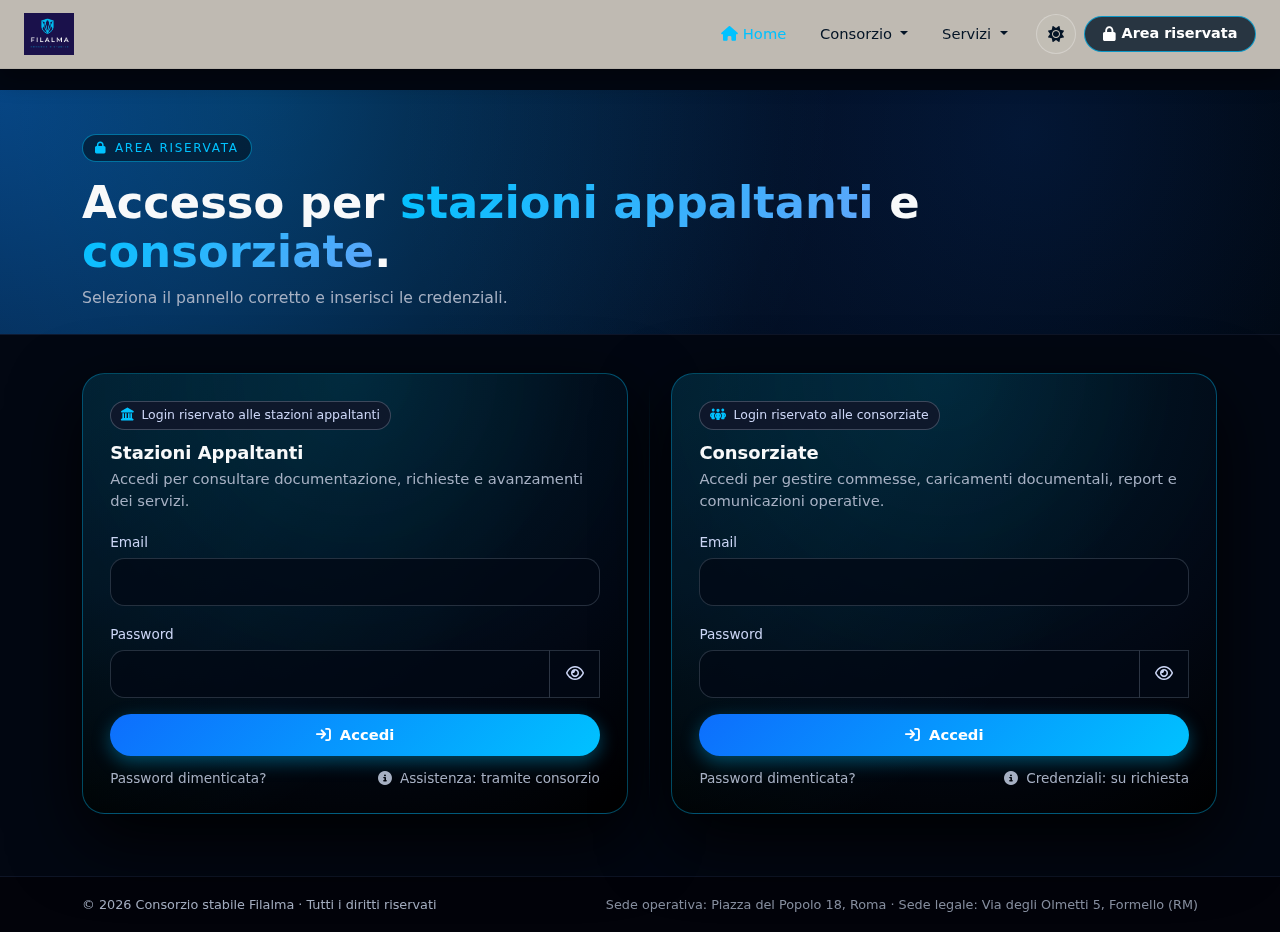
<file: areaRiservata.html>
<!DOCTYPE html>
<html lang="it">
<head>
  <script type="text/javascript" src="https://embeds.iubenda.com/widgets/9367d524-dbd9-4b78-b87b-c67bb0701623.js"></script>
  <meta charset="UTF-8">
  <title>Area Riservata · Consorzio stabile Filalma</title>
  <meta name="viewport" content="width=device-width, initial-scale=1">
  <link rel="icon" href="/favicon.ico">
  <link rel="icon" type="image/png" sizes="32x32" href="/favicon.png">
  <link rel="apple-touch-icon" sizes="180x180" href="/favicon.png">

  <!-- Bootstrap 5 -->
  <link href="https://cdn.jsdelivr.net/npm/bootstrap@5.3.3/dist/css/bootstrap.min.css" rel="stylesheet">
  <!-- Font Awesome -->
  <link rel="stylesheet" href="https://cdnjs.cloudflare.com/ajax/libs/font-awesome/6.5.1/css/all.min.css">
  <!-- Navbar globale -->
  <link rel="stylesheet" href="navbar.css">
  <link id="theme-dark" rel="stylesheet" href="areaRiservata.css">
  <link id="theme-light" rel="stylesheet" href="areaRiservata.light.css">
</head>


<body autocomplete="off">
  <div id="navbar-container"></div>

  <main>
    <section class="auth-hero">
      <div class="container auth-hero-inner">
        <div class="auth-kicker">
          <i class="fa-solid fa-lock"></i> AREA RISERVATA
        </div>
        <h1 class="auth-title">
          Accesso per <span class="accent">stazioni appaltanti</span> e <span class="accent">consorziate</span>.
        </h1>
        <p class="auth-subtitle">
          Seleziona il pannello corretto e inserisci le credenziali.
        </p>
      </div>
    </section>

    <section class="auth-section">
      <div class="container">
        <div class="row auth-grid">
          <div class="col-lg-6 auth-divider">
            <div class="auth-card">
              <div class="auth-card-inner">
                <div class="auth-badge">
                  <i class="fa-solid fa-landmark"></i>
                  Login riservato alle stazioni appaltanti
                </div>

                <h2 class="auth-card-title">Stazioni Appaltanti</h2>
                <p class="auth-card-desc">
                  Accedi per consultare documentazione, richieste e avanzamenti dei servizi.
                </p>

                
                <form id="form-appaltanti" novalidate autocomplete="off">
                  <div class="mb-3">
                    <label class="form-label" for="email-app">Email</label>
                    <input class="form-control" id="email-app" name="email"
                           type="email" required autocomplete="off" autocapitalize="none" spellcheck="false">
                    <div class="invalid-feedback">Inserisci un'email valida.</div>
                  </div>

                  <div class="mb-3">
                    <label class="form-label" for="pass-app">Password</label>
                    <div class="input-group">
                      <input class="form-control" id="pass-app" name="password"
                             type="password" required minlength="6"
                             autocomplete="new-password" spellcheck="false">
                      <button class="btn btn-eye" type="button" data-toggle-pass="#pass-app" aria-label="Mostra/Nascondi password">
                        <i class="fa-regular fa-eye"></i>
                      </button>
                      <div class="invalid-feedback">La password deve avere almeno 6 caratteri.</div>
                    </div>
                  </div>

                  <button class="btn btn-auth w-100" type="submit">
                    <i class="fa-solid fa-arrow-right-to-bracket me-1"></i> Accedi
                  </button>

                  <div class="auth-links">
                    <a href="#" aria-label="Recupera password">Password dimenticata?</a>
                    <span><i class="fa-solid fa-circle-info me-1"></i> Assistenza: tramite consorzio</span>
                  </div>
                </form>
              </div>
            </div>
          </div>
          <div class="col-lg-6">
            <div class="auth-card">
              <div class="auth-card-inner">
                <div class="auth-badge">
                  <i class="fa-solid fa-people-group"></i>
                  Login riservato alle consorziate
                </div>

                <h2 class="auth-card-title">Consorziate</h2>
                <p class="auth-card-desc">
                  Accedi per gestire commesse, caricamenti documentali, report e comunicazioni operative.
                </p>

               
                <form id="form-consorziate" novalidate autocomplete="off">
                  <div class="mb-3">
                    <label class="form-label" for="email-con">Email</label>
                    <input class="form-control" id="email-con" name="email"
                           type="email" required autocomplete="off" autocapitalize="none" spellcheck="false">
                    <div class="invalid-feedback">Inserisci un'email valida.</div>
                  </div>

                  <div class="mb-3">
                    <label class="form-label" for="pass-con">Password</label>
                    <div class="input-group">
                      <input class="form-control" id="pass-con" name="password"
                             type="password" required minlength="6"
                             autocomplete="new-password" spellcheck="false">
                      <button class="btn btn-eye" type="button" data-toggle-pass="#pass-con" aria-label="Mostra/Nascondi password">
                        <i class="fa-regular fa-eye"></i>
                      </button>
                      <div class="invalid-feedback">La password deve avere almeno 6 caratteri.</div>
                    </div>
                  </div>

                  <button class="btn btn-auth w-100" type="submit">
                    <i class="fa-solid fa-arrow-right-to-bracket me-1"></i> Accedi
                  </button>

                  <div class="auth-links">
                    <a href="#" aria-label="Recupera password">Password dimenticata?</a>
                    <span><i class="fa-solid fa-circle-info me-1"></i> Credenziali: su richiesta</span>
                  </div>
                </form>
              </div>
            </div>
          </div>

        </div>
      </div>
    </section>
  </main>

  <footer>
    <div class="container d-flex flex-column flex-md-row justify-content-between align-items-center gap-2">
      <span>© <span id="year"></span> Consorzio stabile Filalma · Tutti i diritti riservati</span>
      <span style="opacity:0.8;">
        Sede operativa: Piazza del Popolo 18, Roma · Sede legale: Via degli Olmetti 5, Formello (RM)
      </span>
    </div>
  </footer>

  <script src="https://cdn.jsdelivr.net/npm/bootstrap@5.3.3/dist/js/bootstrap.bundle.min.js"></script>
  <script src="navbar.js"></script>

  <script>
    document.getElementById('year').textContent = new Date().getFullYear();
    document.querySelectorAll('[data-toggle-pass]').forEach(btn => {
      btn.addEventListener('click', () => {
        const input = document.querySelector(btn.getAttribute('data-toggle-pass'));
        if (!input) return;

        const isHidden = input.type === 'password';
        input.type = isHidden ? 'text' : 'password';

        const icon = btn.querySelector('i');
        if (icon) {
          icon.classList.toggle('fa-eye', !isHidden);
          icon.classList.toggle('fa-eye-slash', isHidden);
        }
      });
    });
    function validazioneEmailPassword(formId){
      const form = document.getElementById(formId);
      if (!form) return;

      form.addEventListener('submit', (e) => {
        e.preventDefault();

        const isValid = form.checkValidity();
        form.classList.add('was-validated');

        if (!isValid) return;

        alert('Email o password errati.');
      });
    }

    validazioneEmailPassword('form-appaltanti');
    validazioneEmailPassword('form-consorziate');
  </script>
</body>
</html>
</file>
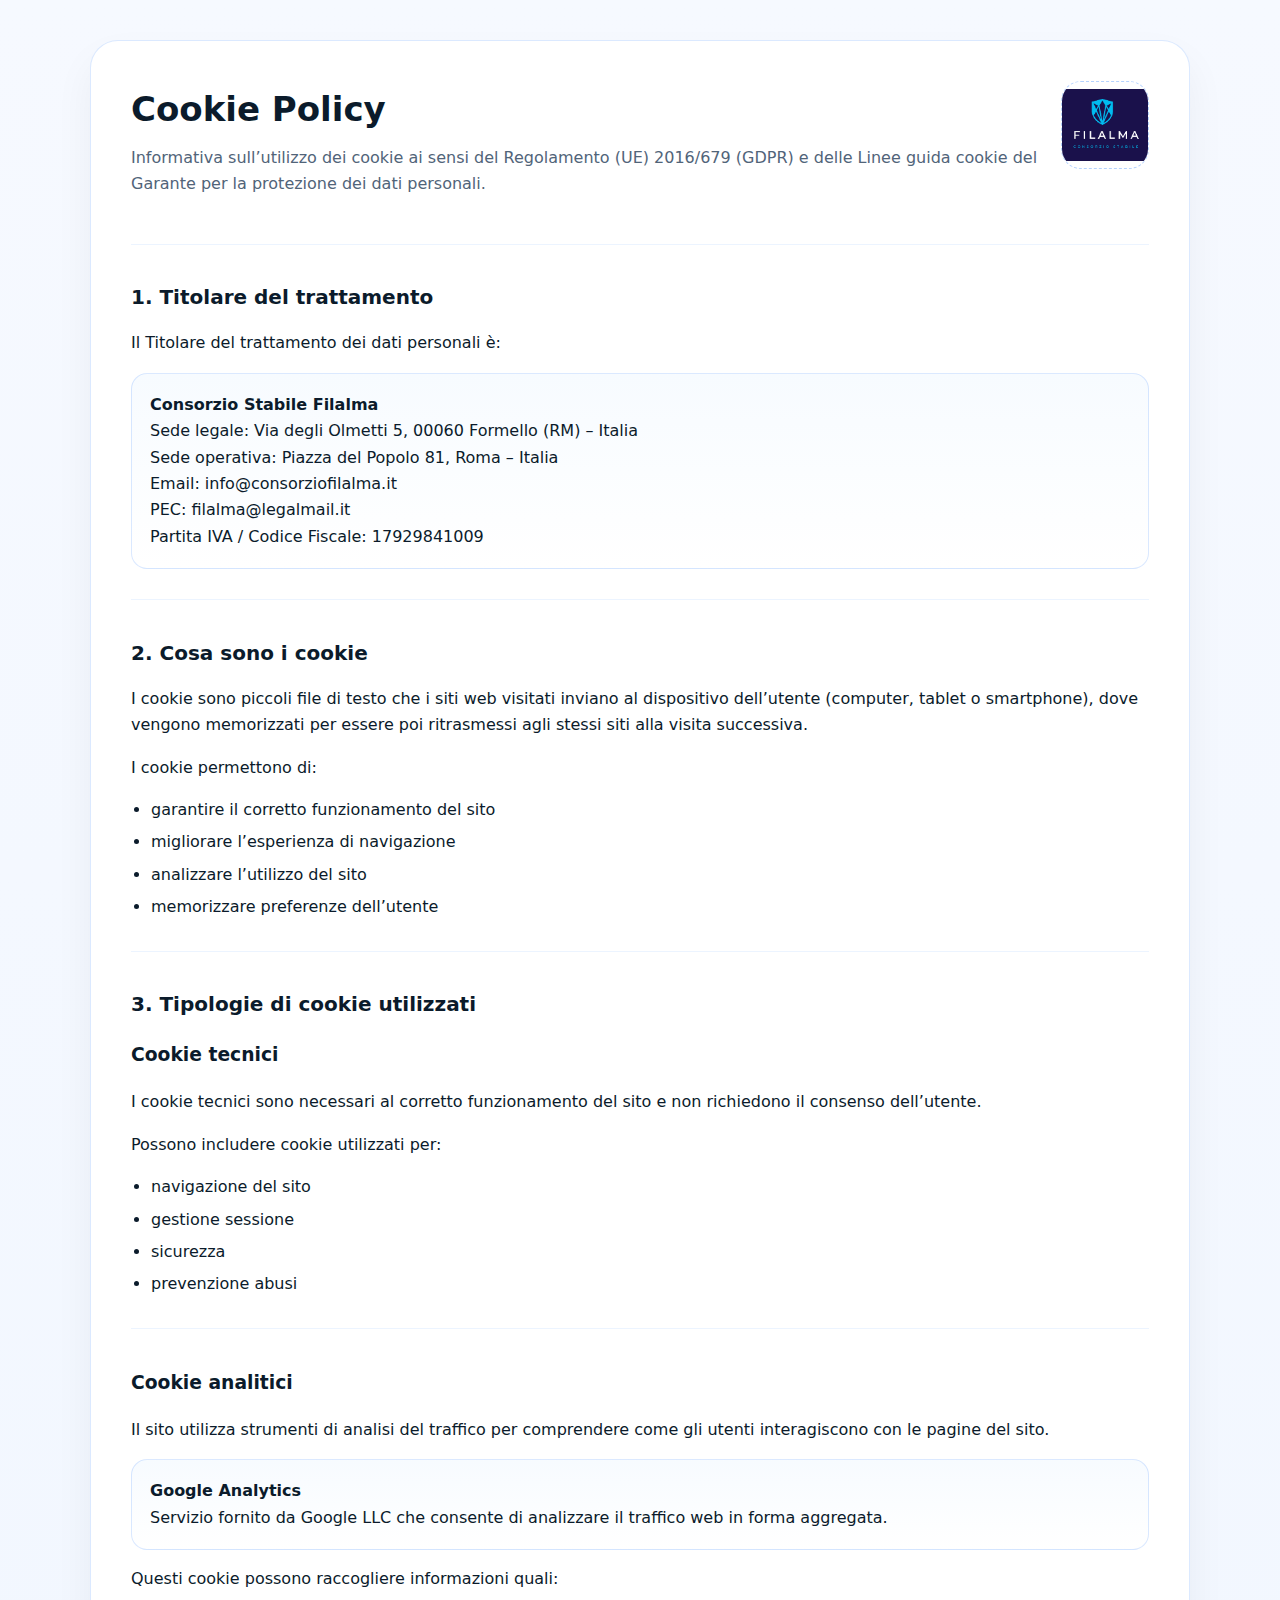
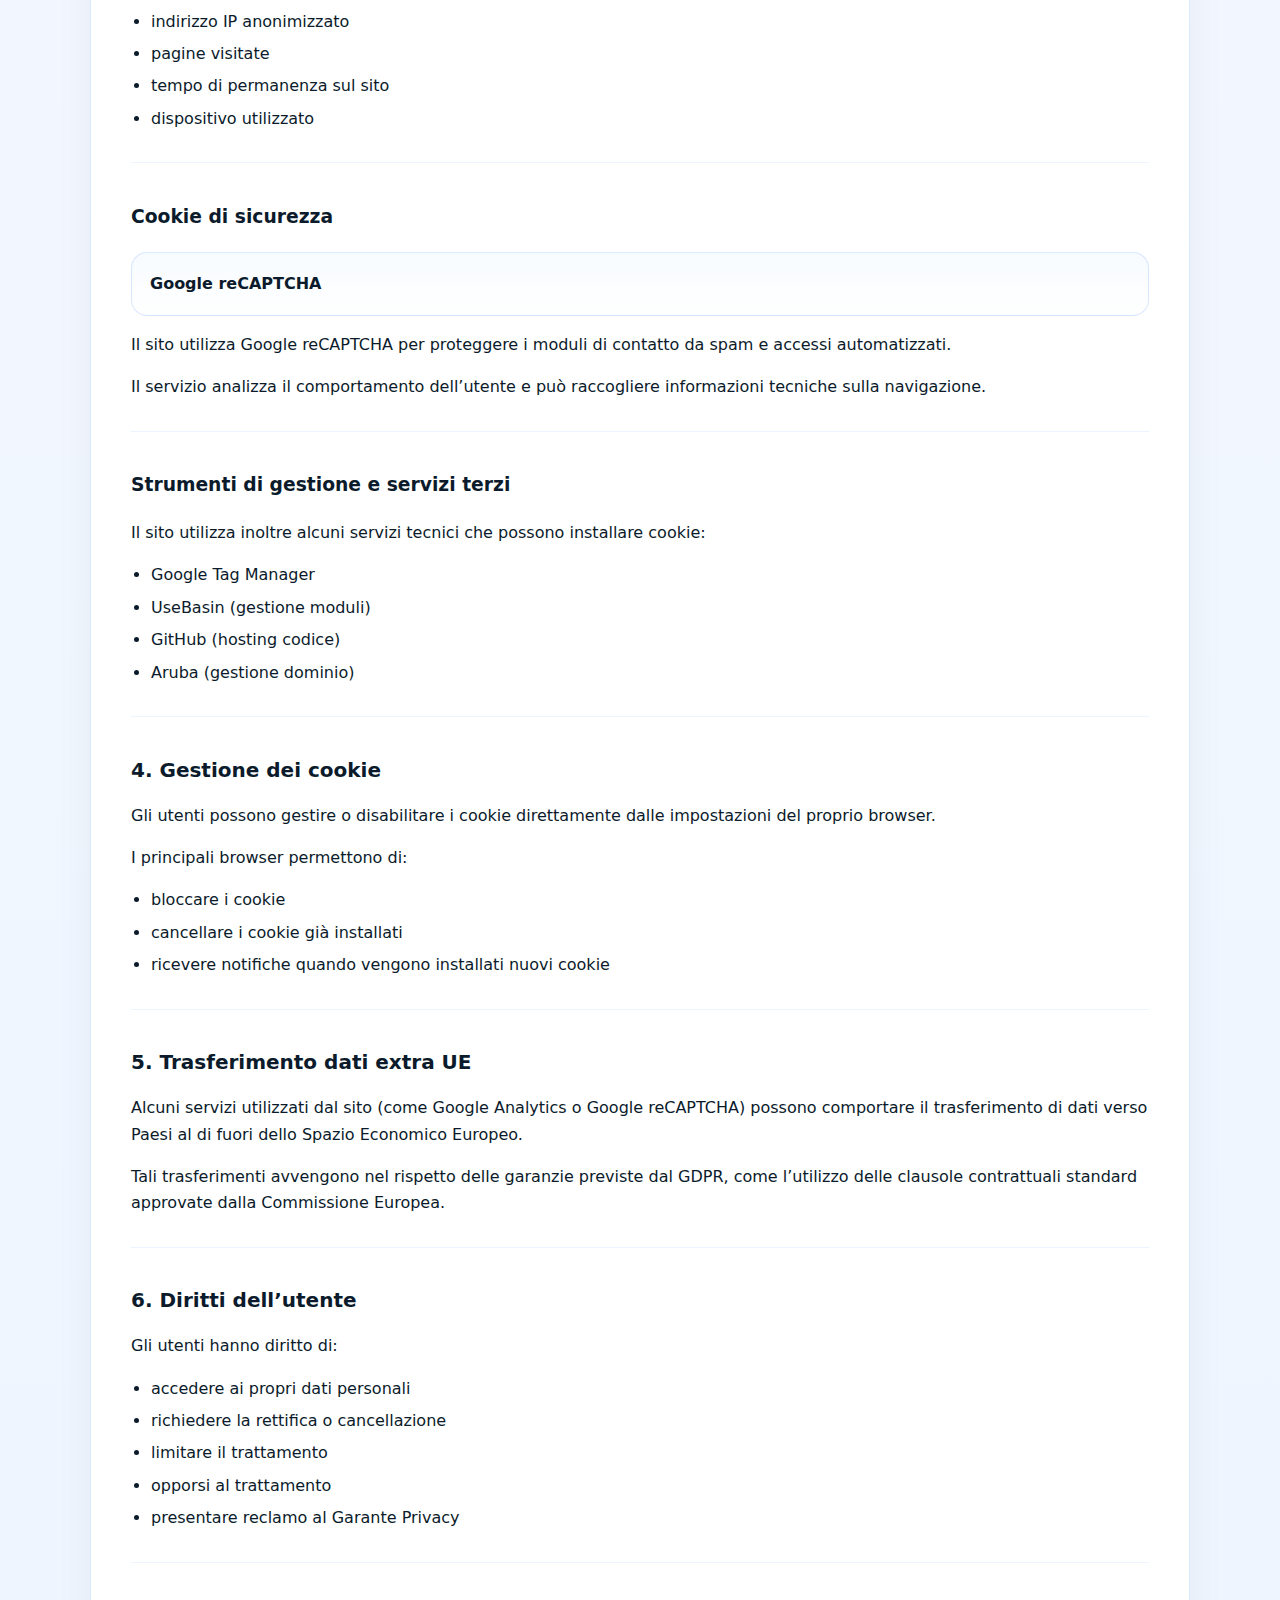
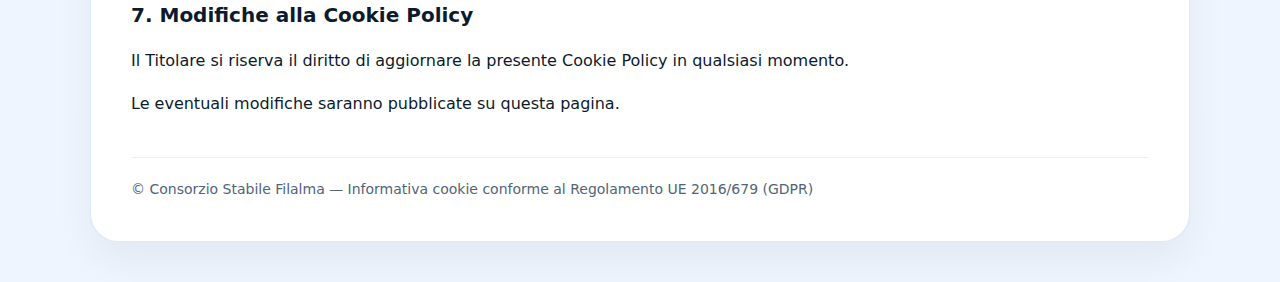
<file: cookiesPolicy.html>
<!DOCTYPE html>
<html lang="it">
<head>
<meta charset="UTF-8">
<meta name="viewport" content="width=device-width, initial-scale=1.0">
<title>Cookie Policy · Consorzio Stabile Filalma</title>

<style>

:root{
--bg:#f6f9ff;
--bg2:#ffffff;
--accent:#0d6efd;
--accent2:#00c2ff;
--text:#0b1b2b;
--muted:#516479;
--border:rgba(13,110,253,.15);
--radius:20px;
}

body{
margin:0;
font-family:system-ui,-apple-system,BlinkMacSystemFont,"Segoe UI",Roboto,sans-serif;
background:linear-gradient(180deg,#f6f9ff,#eef5ff);
color:var(--text);
line-height:1.65;
}

.page{
max-width:1100px;
margin:auto;
padding:40px 20px;
}

.policy{
background:white;
border-radius:28px;
padding:40px;
border:1px solid var(--border);
box-shadow:0 20px 40px rgba(0,0,0,.05);
}

.header{
display:flex;
justify-content:space-between;
align-items:flex-start;
gap:20px;
margin-bottom:30px;
}

.title{
font-size:34px;
font-weight:800;
margin:0;
}

.subtitle{
color:var(--muted);
margin-top:8px;
}

.logo-slot{
width:120px;
aspect-ratio:1;
border-radius:20px;
border:1px dashed rgba(13,110,253,.3);
display:flex;
align-items:center;
justify-content:center;
overflow:hidden;
}

.logo-slot img{
width:100%;
height:100%;
object-fit:contain;
}

.section{
margin-top:30px;
padding-top:20px;
border-top:1px solid rgba(13,110,253,.08);
}

.section h2{
font-size:20px;
margin-bottom:10px;
}

ul{
margin-top:8px;
padding-left:20px;
}

li{
margin-bottom:6px;
}

.card{
background:linear-gradient(180deg,#f7fbff,#ffffff);
border:1px solid var(--border);
border-radius:16px;
padding:18px;
margin-top:10px;
}

.footer{
margin-top:40px;
padding-top:20px;
border-top:1px solid rgba(13,110,253,.1);
color:var(--muted);
font-size:14px;
}

@media (max-width:700px){

.policy{
padding:24px;
}

.header{
flex-direction:column;
}

.logo-slot{
width:100px;
}

}

</style>
</head>

<body>

<div class="page">

<div class="policy">

<div class="header">

<div>
<h1 class="title">Cookie Policy</h1>
<p class="subtitle">
Informativa sull’utilizzo dei cookie ai sensi del Regolamento (UE) 2016/679 (GDPR)
e delle Linee guida cookie del Garante per la protezione dei dati personali.
</p>
</div>

<div class="logo-slot">
<img src="img/filalma.webp" alt="Logo Consorzio Filalma">
</div>

</div>

<div class="section">

<h2>1. Titolare del trattamento</h2>

<p>Il Titolare del trattamento dei dati personali è:</p>

<div class="card">

<strong>Consorzio Stabile Filalma</strong><br>
Sede legale: Via degli Olmetti 5, 00060 Formello (RM) – Italia<br>
Sede operativa: Piazza del Popolo 81, Roma – Italia<br>
Email: info@consorziofilalma.it<br>
PEC: filalma@legalmail.it<br>
Partita IVA / Codice Fiscale: 17929841009

</div>

</div>

<div class="section">

<h2>2. Cosa sono i cookie</h2>

<p>
I cookie sono piccoli file di testo che i siti web visitati inviano al dispositivo
dell’utente (computer, tablet o smartphone), dove vengono memorizzati per essere
poi ritrasmessi agli stessi siti alla visita successiva.
</p>

<p>I cookie permettono di:</p>

<ul>
<li>garantire il corretto funzionamento del sito</li>
<li>migliorare l’esperienza di navigazione</li>
<li>analizzare l’utilizzo del sito</li>
<li>memorizzare preferenze dell’utente</li>
</ul>

</div>

<div class="section">

<h2>3. Tipologie di cookie utilizzati</h2>

<h3>Cookie tecnici</h3>

<p>
I cookie tecnici sono necessari al corretto funzionamento del sito
e non richiedono il consenso dell’utente.
</p>

<p>Possono includere cookie utilizzati per:</p>

<ul>
<li>navigazione del sito</li>
<li>gestione sessione</li>
<li>sicurezza</li>
<li>prevenzione abusi</li>
</ul>

</div>

<div class="section">

<h3>Cookie analitici</h3>

<p>
Il sito utilizza strumenti di analisi del traffico per comprendere come gli utenti
interagiscono con le pagine del sito.
</p>

<div class="card">

<strong>Google Analytics</strong><br>
Servizio fornito da Google LLC che consente di analizzare il traffico web
in forma aggregata.

</div>

<p>
Questi cookie possono raccogliere informazioni quali:
</p>

<ul>
<li>indirizzo IP anonimizzato</li>
<li>pagine visitate</li>
<li>tempo di permanenza sul sito</li>
<li>dispositivo utilizzato</li>
</ul>

</div>

<div class="section">

<h3>Cookie di sicurezza</h3>

<div class="card">

<strong>Google reCAPTCHA</strong>

</div>

<p>
Il sito utilizza Google reCAPTCHA per proteggere i moduli di contatto da spam
e accessi automatizzati.
</p>

<p>
Il servizio analizza il comportamento dell’utente e può raccogliere
informazioni tecniche sulla navigazione.
</p>

</div>

<div class="section">

<h3>Strumenti di gestione e servizi terzi</h3>

<p>Il sito utilizza inoltre alcuni servizi tecnici che possono installare cookie:</p>

<ul>
<li>Google Tag Manager</li>
<li>UseBasin (gestione moduli)</li>
<li>GitHub (hosting codice)</li>
<li>Aruba (gestione dominio)</li>
</ul>

</div>

<div class="section">

<h2>4. Gestione dei cookie</h2>

<p>
Gli utenti possono gestire o disabilitare i cookie direttamente dalle
impostazioni del proprio browser.
</p>

<p>I principali browser permettono di:</p>

<ul>
<li>bloccare i cookie</li>
<li>cancellare i cookie già installati</li>
<li>ricevere notifiche quando vengono installati nuovi cookie</li>
</ul>

</div>

<div class="section">

<h2>5. Trasferimento dati extra UE</h2>

<p>
Alcuni servizi utilizzati dal sito (come Google Analytics o Google reCAPTCHA)
possono comportare il trasferimento di dati verso Paesi al di fuori dello
Spazio Economico Europeo.
</p>

<p>
Tali trasferimenti avvengono nel rispetto delle garanzie previste dal GDPR,
come l’utilizzo delle clausole contrattuali standard approvate dalla Commissione Europea.
</p>

</div>

<div class="section">

<h2>6. Diritti dell’utente</h2>

<p>Gli utenti hanno diritto di:</p>

<ul>
<li>accedere ai propri dati personali</li>
<li>richiedere la rettifica o cancellazione</li>
<li>limitare il trattamento</li>
<li>opporsi al trattamento</li>
<li>presentare reclamo al Garante Privacy</li>
</ul>

</div>

<div class="section">

<h2>7. Modifiche alla Cookie Policy</h2>

<p>
Il Titolare si riserva il diritto di aggiornare la presente Cookie Policy
in qualsiasi momento.
</p>

<p>
Le eventuali modifiche saranno pubblicate su questa pagina.
</p>

</div>

<div class="footer">
© Consorzio Stabile Filalma — Informativa cookie conforme al Regolamento UE 2016/679 (GDPR)
</div>

</div>

</div>

</body>
</html>
</file>
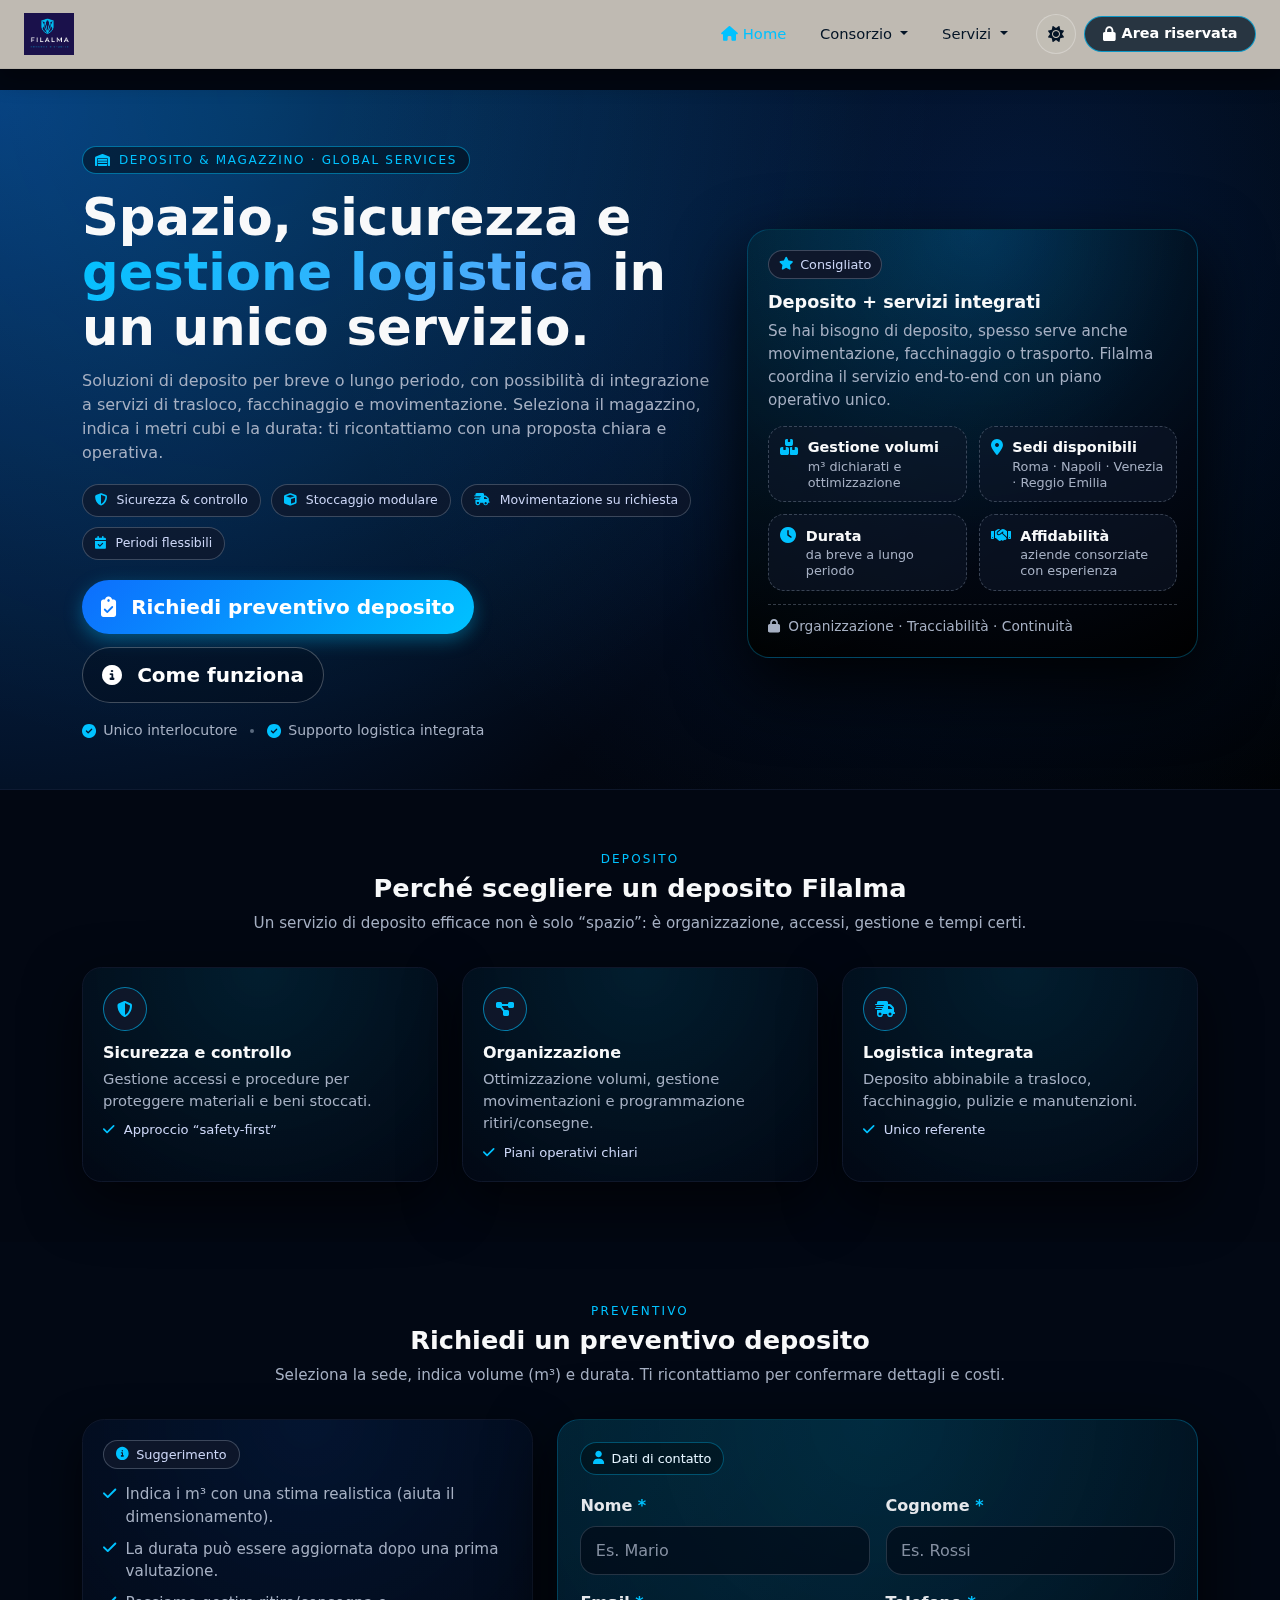
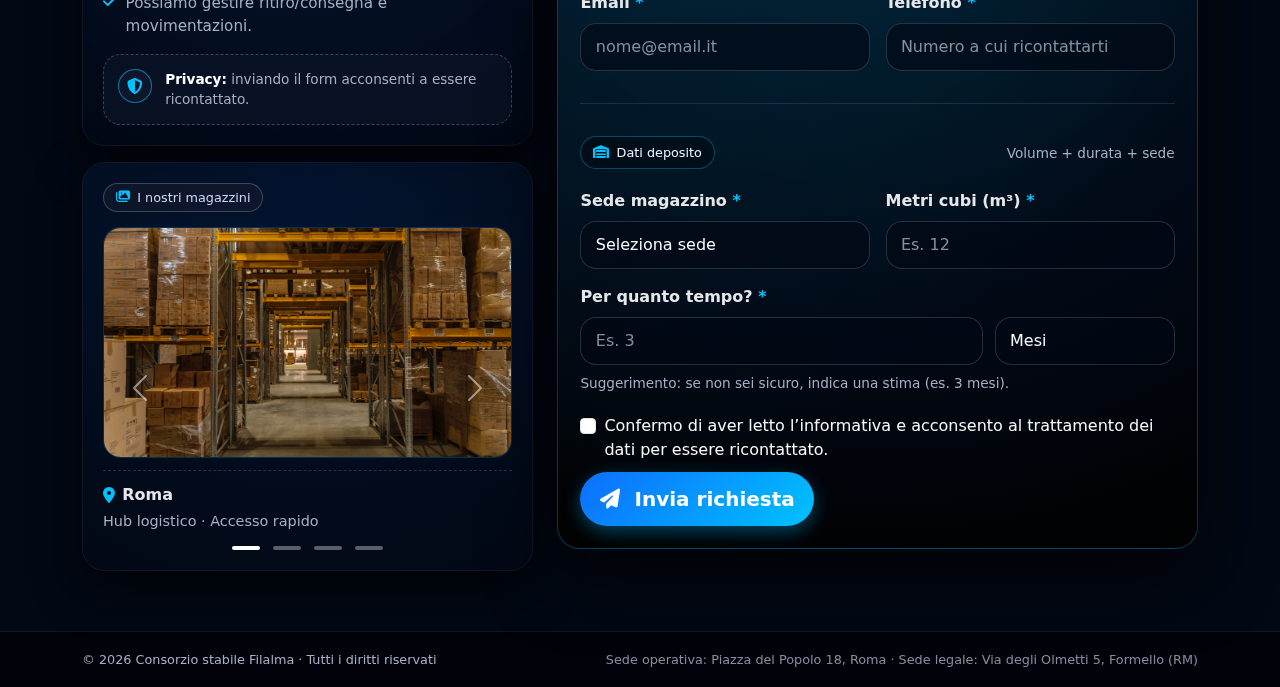
<file: deposito.html>
<!DOCTYPE html>
<html lang="it">
<head>
  <meta charset="UTF-8" />
  <title>Deposito & Magazzino · Filalma Global Services</title>
  <meta name="viewport" content="width=device-width, initial-scale=1" />
  <link rel="icon" href="/favicon.ico">
  <link rel="icon" type="image/png" sizes="32x32" href="/favicon.png">
  <link rel="apple-touch-icon" sizes="180x180" href="/favicon.png">

  <!-- Bootstrap -->
  <link href="https://cdn.jsdelivr.net/npm/bootstrap@5.3.3/dist/css/bootstrap.min.css" rel="stylesheet">
  <!-- Font Awesome -->
  <link rel="stylesheet" href="https://cdnjs.cloudflare.com/ajax/libs/font-awesome/6.5.1/css/all.min.css">
  <link rel="stylesheet" href="navbar.css">
  <link id="theme-dark" rel="stylesheet" href="deposito.css">
  <link id="theme-light" rel="stylesheet" href="deposito.light.css">
</head>

<body>
  <!-- Navbar dinamica -->
  <div id="navbar-container"></div>

  <main class="page-wrap">
    <header class="hero" id="top">
      <div class="hero-overlay" aria-hidden="true"></div>
      <div class="container hero-content">
        <div class="row align-items-center g-4">
          <div class="col-lg-7">
            <div class="kicker">
              <i class="fa-solid fa-warehouse"></i>
              Deposito & Magazzino · Global Services
            </div>
            <h1 class="hero-title">
              Spazio, sicurezza e <span class="accent">gestione logistica</span> in un unico servizio.
            </h1>
            <p class="hero-subtitle">
              Soluzioni di deposito per breve o lungo periodo, con possibilità di integrazione a servizi
              di trasloco, facchinaggio e movimentazione. Seleziona il magazzino, indica i metri cubi e la durata:
              ti ricontattiamo con una proposta chiara e operativa.
            </p>
            <div class="badges">
              <span class="pill"><i class="fa-solid fa-shield-halved"></i> Sicurezza & controllo</span>
              <span class="pill"><i class="fa-solid fa-cube"></i> Stoccaggio modulare</span>
              <span class="pill"><i class="fa-solid fa-truck-fast"></i> Movimentazione su richiesta</span>
              <span class="pill"><i class="fa-solid fa-calendar-check"></i> Periodi flessibili</span>
            </div>
            <div class="cta-row">
              <a class="btn btn-accent btn-lg" href="#preventivo">
                <i class="fa-solid fa-clipboard-check me-2"></i> Richiedi preventivo deposito
              </a>
              <a class="btn btn-ghost btn-lg" href="#vantaggi">
                <i class="fa-solid fa-circle-info me-2"></i> Come funziona
              </a>
            </div>
            <div class="meta">
              <div class="meta-item"><i class="fa-solid fa-circle-check"></i> Unico interlocutore</div>
              <span class="dot"></span>
              <div class="meta-item"><i class="fa-solid fa-circle-check"></i> Supporto logistica integrata</div>
            </div>
          </div>

          <div class="col-lg-5">
            <div class="hero-card">
              <div class="hero-card-badge">
                <i class="fa-solid fa-star"></i> Consigliato
              </div>
              <h3 class="hero-card-title">Deposito + servizi integrati</h3>
              <p class="hero-card-text">
                Se hai bisogno di deposito, spesso serve anche movimentazione, facchinaggio o trasporto.
                Filalma coordina il servizio end-to-end con un piano operativo unico.
              </p>

              <div class="mini-grid">
                <div class="mini">
                  <i class="fa-solid fa-boxes-stacked"></i>
                  <div>
                    <div class="mini-title">Gestione volumi</div>
                    <div class="mini-sub">m³ dichiarati e ottimizzazione</div>
                  </div>
                </div>

                <div class="mini">
                  <i class="fa-solid fa-location-dot"></i>
                  <div>
                    <div class="mini-title">Sedi disponibili</div>
                    <div class="mini-sub">Roma · Napoli · Venezia · Reggio Emilia</div>
                  </div>
                </div>

                <div class="mini">
                  <i class="fa-solid fa-clock"></i>
                  <div>
                    <div class="mini-title">Durata</div>
                    <div class="mini-sub">da breve a lungo periodo</div>
                  </div>
                </div>

                <div class="mini">
                  <i class="fa-solid fa-handshake"></i>
                  <div>
                    <div class="mini-title">Affidabilità</div>
                    <div class="mini-sub">aziende consorziate con esperienza</div>
                  </div>
                </div>
              </div>

              <div class="hero-card-footer">
                <i class="fa-solid fa-lock me-1"></i> Organizzazione · Tracciabilità · Continuità
              </div>
            </div>
          </div>
        </div>
      </div>
    </header>
    <section id="vantaggi" class="section">
      <div class="container">
        <div class="section-header">
          <div class="section-kicker">Deposito</div>
          <h2 class="section-title">Perché scegliere un deposito Filalma</h2>
          <p class="section-subtitle">
            Un servizio di deposito efficace non è solo “spazio”: è organizzazione, accessi, gestione e tempi certi.
          </p>
        </div>
        <div class="row g-4">
          <div class="col-md-6 col-lg-4">
            <div class="card-elevated">
              <div class="ico"><i class="fa-solid fa-shield-halved"></i></div>
              <h3 class="card-title">Sicurezza e controllo</h3>
              <p class="card-text">Gestione accessi e procedure per proteggere materiali e beni stoccati.</p>
              <div class="tag"><i class="fa-solid fa-check"></i> Approccio “safety-first”</div>
            </div>
          </div>

          <div class="col-md-6 col-lg-4">
            <div class="card-elevated">
              <div class="ico"><i class="fa-solid fa-diagram-project"></i></div>
              <h3 class="card-title">Organizzazione</h3>
              <p class="card-text">Ottimizzazione volumi, gestione movimentazioni e programmazione ritiri/consegne.</p>
              <div class="tag"><i class="fa-solid fa-check"></i> Piani operativi chiari</div>
            </div>
          </div>

          <div class="col-md-6 col-lg-4">
            <div class="card-elevated">
              <div class="ico"><i class="fa-solid fa-truck-fast"></i></div>
              <h3 class="card-title">Logistica integrata</h3>
              <p class="card-text">Deposito abbinabile a trasloco, facchinaggio, pulizie e manutenzioni.</p>
              <div class="tag"><i class="fa-solid fa-check"></i> Unico referente</div>
            </div>
          </div>
        </div>
      </div>
    </section>
    <section id="preventivo" class="section section-alt">
      <div class="container">
        <div class="section-header">
          <div class="section-kicker">Preventivo</div>
          <h2 class="section-title">Richiedi un preventivo deposito</h2>
          <p class="section-subtitle">
            Seleziona la sede, indica volume (m³) e durata. Ti ricontattiamo per confermare dettagli e costi.
          </p>
        </div>

        <div class="row g-4 align-items-start">
        
          <div class="col-lg-5">
            <div class="side-stack">
   
              <div class="info-card">
                <div class="info-kicker">
                  <i class="fa-solid fa-circle-info"></i> Suggerimento
                </div>
                <ul class="info-list">
                  <li><i class="fa-solid fa-check"></i> Indica i m³ con una stima realistica (aiuta il dimensionamento).</li>
                  <li><i class="fa-solid fa-check"></i> La durata può essere aggiornata dopo una prima valutazione.</li>
                  <li><i class="fa-solid fa-check"></i> Possiamo gestire ritiro/consegna e movimentazioni.</li>
                </ul>
                <div class="info-note">
                  <div class="note-ico"><i class="fa-solid fa-shield-halved"></i></div>
                  <div class="tiny">
                    <strong class="text-white">Privacy:</strong> inviando il form acconsenti a essere ricontattato.
                  </div>
                </div>
              </div>
          
     
              <div class="slider-card">
                <div class="info-kicker">
                  <i class="fa-solid fa-images"></i> I nostri magazzini
                </div>
          
                <div id="warehousesCarousel" class="carousel slide" data-bs-ride="carousel" data-bs-interval="4500">
                  <div class="carousel-inner">
                  
                    <div class="carousel-item active">
                      <div class="ratio ratio-16x9 slider-media">
                        <img src="img/magazzinonapoli.webp" class="d-block w-100" alt="Magazzino Roma">
                      </div>
                      <div class="slider-caption">
                        <div class="slider-title"><i class="fa-solid fa-location-dot"></i> Roma</div>
                        <div class="slider-sub">Hub logistico · Accesso rapido</div>
                      </div>
                    </div>
                    <div class="carousel-item">
                      <div class="ratio ratio-16x9 slider-media">
                        <img src="img/magazzinoReggio.webp" class="d-block w-100" alt="Magazzino Reggio Emilia">
                      </div>
                      <div class="slider-caption">
                        <div class="slider-title"><i class="fa-solid fa-location-dot"></i> Reggio Emilia</div>
                        <div class="slider-sub">Nord Italia · Efficienza operativa</div>
                      </div>
                    </div>
                    <div class="carousel-item">
                      <div class="ratio ratio-16x9 slider-media">
                        <img src="img/magazzinonapoli.webp" class="d-block w-100" alt="Magazzino Napoli">
                      </div>
                      <div class="slider-caption">
                        <div class="slider-title"><i class="fa-solid fa-location-dot"></i> Napoli</div>
                        <div class="slider-sub">Sud Italia · Logistica integrata</div>
                      </div>
                    </div>
                    <div class="carousel-item">
                      <div class="ratio ratio-16x9 slider-media">
                        <img src="img/magazzinoVenezia.webp" class="d-block w-100" alt="Magazzino Venezia">
                      </div>
                      <div class="slider-caption">
                        <div class="slider-title"><i class="fa-solid fa-location-dot"></i> Venezia</div>
                        <div class="slider-sub">Supporto eventi · Operatività dedicata</div>
                      </div>
                    </div>
                  </div>
                  <button class="carousel-control-prev" type="button" data-bs-target="#warehousesCarousel" data-bs-slide="prev" aria-label="Immagine precedente">
                    <span class="carousel-control-prev-icon" aria-hidden="true"></span>
                  </button>
                  <button class="carousel-control-next" type="button" data-bs-target="#warehousesCarousel" data-bs-slide="next" aria-label="Immagine successiva">
                    <span class="carousel-control-next-icon" aria-hidden="true"></span>
                  </button>
                  <div class="carousel-indicators">
                    <button type="button" data-bs-target="#warehousesCarousel" data-bs-slide-to="0" class="active" aria-current="true" aria-label="Roma"></button>
                    <button type="button" data-bs-target="#warehousesCarousel" data-bs-slide-to="1" aria-label="Reggio Emilia"></button>
                    <button type="button" data-bs-target="#warehousesCarousel" data-bs-slide-to="2" aria-label="Napoli"></button>
                    <button type="button" data-bs-target="#warehousesCarousel" data-bs-slide-to="3" aria-label="Venezia"></button>
                  </div>
                </div>
              </div>
            </div>
          </div>
          <div class="col-lg-7">
            <div class="form-card">
              <!-- !!!!!!!!!!!!!!!!  -->
              <form action="https://usebasin.com/f/_ENDPOINT" method="POST" id="depositForm" novalidate>
                <input type="text" name="_gotcha" class="d-none" tabindex="-1" autocomplete="off">

                <div class="row g-3">
                  <div class="col-12">
                    <div class="group-title">
                      <span class="chip"><i class="fa-solid fa-user"></i> Dati di contatto</span>
                    </div>
                  </div>

                  <div class="col-md-6">
                    <label class="form-label required">Nome</label>
                    <input class="form-control" name="nome" required placeholder="Es. Mario">
                    <div class="invalid-feedback">Inserisci il nome.</div>
                  </div>

                  <div class="col-md-6">
                    <label class="form-label required">Cognome</label>
                    <input class="form-control" name="cognome" required placeholder="Es. Rossi">
                    <div class="invalid-feedback">Inserisci il cognome.</div>
                  </div>

                  <div class="col-md-6">
                    <label class="form-label required">Email</label>
                    <input class="form-control" type="email" name="email" required placeholder="nome@email.it">
                    <div class="invalid-feedback">Inserisci un’email valida.</div>
                  </div>

                  <div class="col-md-6">
                    <label class="form-label required">Telefono</label>
                    <input class="form-control" type="tel" name="telefono" required inputmode="tel" placeholder="Numero a cui ricontattarti">
                    <div class="invalid-feedback">Inserisci un numero di telefono.</div>
                  </div>

                  <div class="col-12"><hr class="divider-soft"></div>

                  <div class="col-12">
                    <div class="group-title d-flex align-items-center justify-content-between gap-2">
                      <span class="chip"><i class="fa-solid fa-warehouse"></i> Dati deposito</span>
                      <span class="tiny muted-hint">Volume + durata + sede</span>
                    </div>
                  </div>

                  <div class="col-md-6">
                    <label class="form-label required">Sede magazzino</label>
                    <select class="form-select" name="sede_magazzino" required>
                      <option value="" selected disabled>Seleziona sede</option>
                      <option value="roma">Roma</option>
                      <option value="reggio_emilia">Reggio Emilia</option>
                      <option value="napoli">Napoli</option>
                      <option value="venezia">Venezia</option>
                    </select>
                    <div class="invalid-feedback">Seleziona una sede.</div>
                  </div>

                  <div class="col-md-6">
                    <label class="form-label required">Metri cubi (m³)</label>
                    <input class="form-control" name="metri_cubi" type="number" min="1" max="20000" step="1"
                           inputmode="numeric" required placeholder="Es. 12">
                    <div class="invalid-feedback">Inserisci un valore valido (min 1).</div>
                  </div>

                  <div class="col-12">
                    <label class="form-label required">Per quanto tempo?</label>
                    <div class="duration-grid">
                      <div class="duration-field">
                        <input class="form-control" name="durata_valore" type="number" min="1" max="120" step="1"
                               inputmode="numeric" required placeholder="Es. 3">
                        <div class="invalid-feedback">Inserisci una durata valida.</div>
                      </div>
                      <div class="duration-unit">
                        <select class="form-select" name="durata_unita" required>
                          <option value="settimane">Settimane</option>
                          <option value="mesi" selected>Mesi</option>
                          <option value="anni">Anni</option>
                        </select>
                        <div class="invalid-feedback">Seleziona l’unità.</div>
                      </div>
                    </div>
                    <div class="tiny muted-hint mt-2">
                      Suggerimento: se non sei sicuro, indica una stima (es. 3 mesi).
                    </div>
                  </div>

                  <div class="col-12">
                    <div class="form-check mt-1">
                      <input class="form-check-input" type="checkbox" id="privacyDeposit" required>
                      <label class="form-check-label required" for="privacyDeposit">
                        Confermo di aver letto l’informativa e acconsento al trattamento dei dati per essere ricontattato.
                      </label>
                      <div class="invalid-feedback">Campo obbligatorio.</div>
                    </div>
                  </div>

                  <div class="col-12 d-flex flex-wrap gap-2 align-items-center mt-2">
                    <button class="btn btn-accent btn-lg" type="submit" id="depositSubmit">
                      <i class="fa-solid fa-paper-plane me-2"></i> Invia richiesta
                    </button>
                    <span class="tiny ms-auto" id="depositStatus"></span>
                  </div>

                </div>
              </form>
            </div>
          </div>
        </div>
      </div>
    </section>
    <footer class="page-footer">
      <div class="container d-flex flex-column flex-md-row justify-content-between align-items-center gap-2">
        <span>© <span id="year"></span> Consorzio stabile Filalma · Tutti i diritti riservati</span>
        <span style="opacity:0.8;">
          Sede operativa: Piazza del Popolo 18, Roma · Sede legale: Via degli Olmetti 5, Formello (RM)
        </span>
      </div>
    </footer>
  </main>
  <script src="https://cdn.jsdelivr.net/npm/bootstrap@5.3.3/dist/js/bootstrap.bundle.min.js"></script>
  <script src="navbar.js"></script>
  <script src="deposito.js"></script>
</body>
</html>
</file>
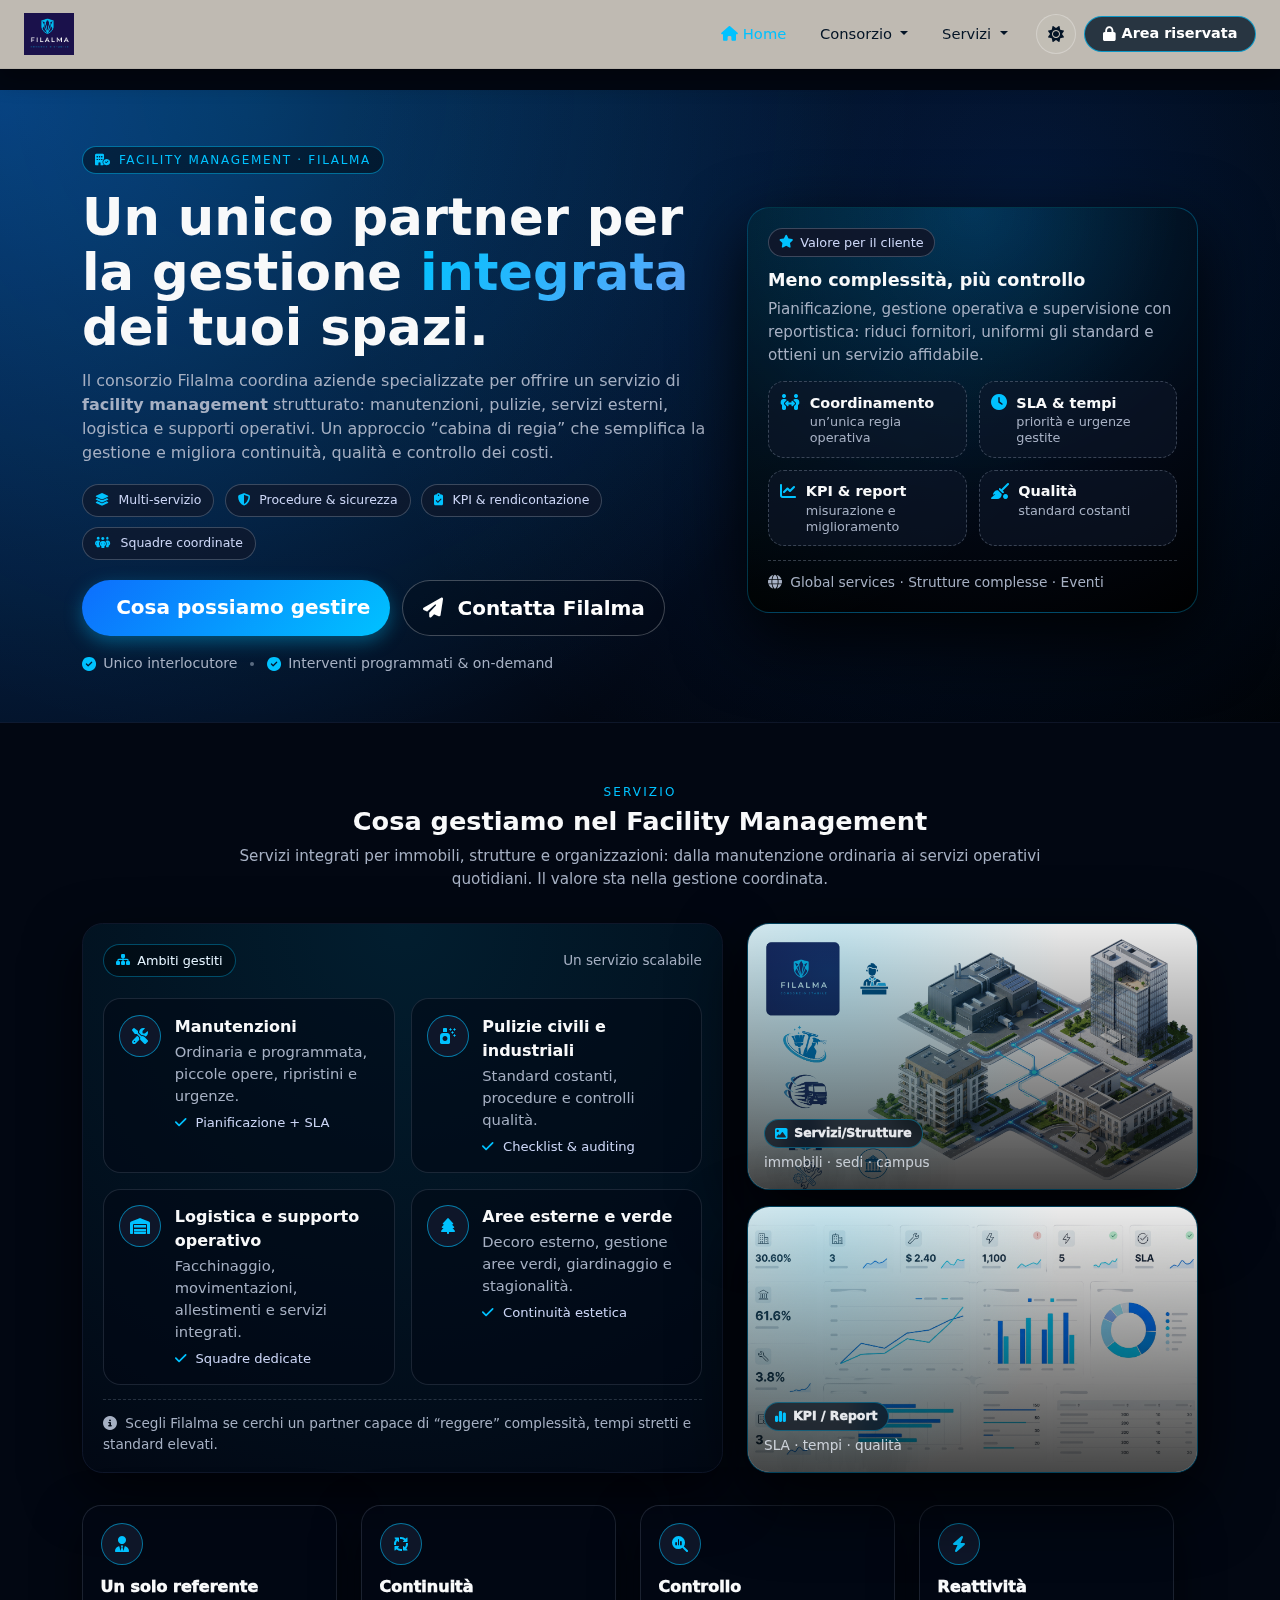
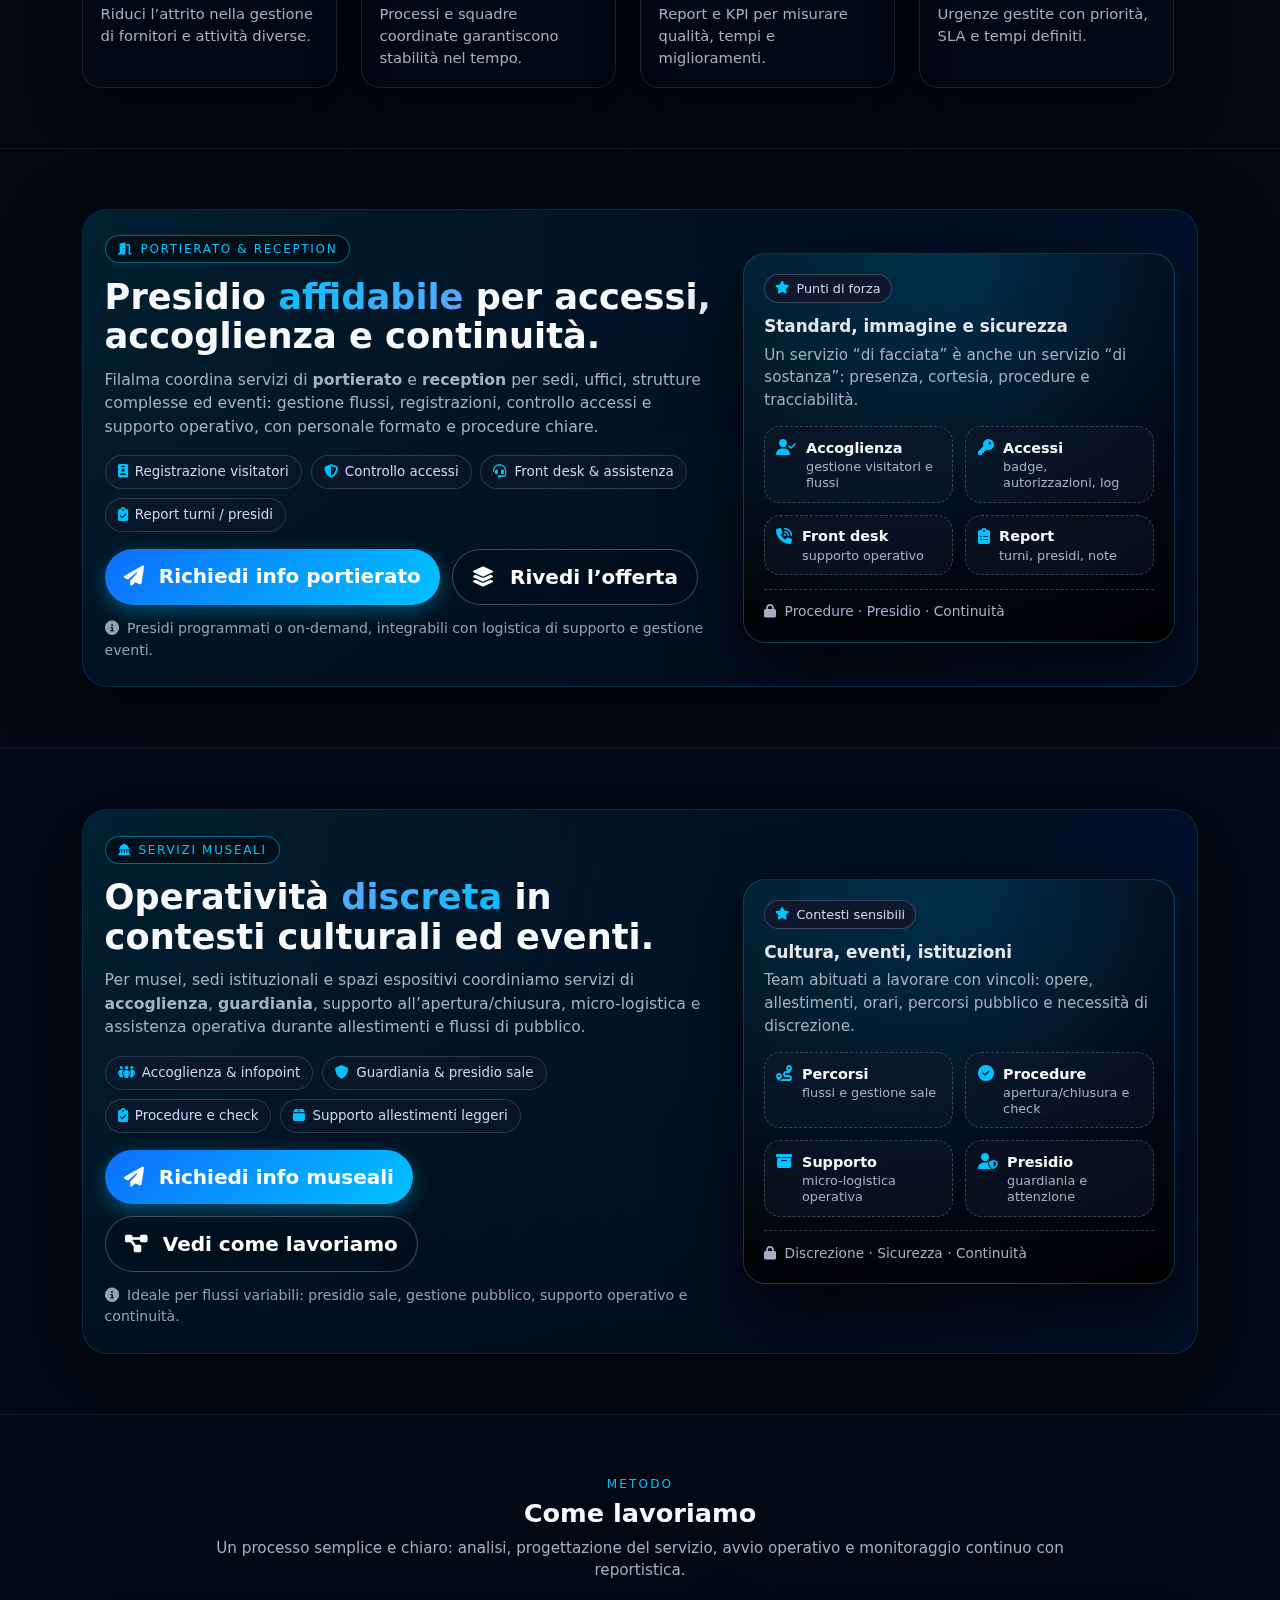
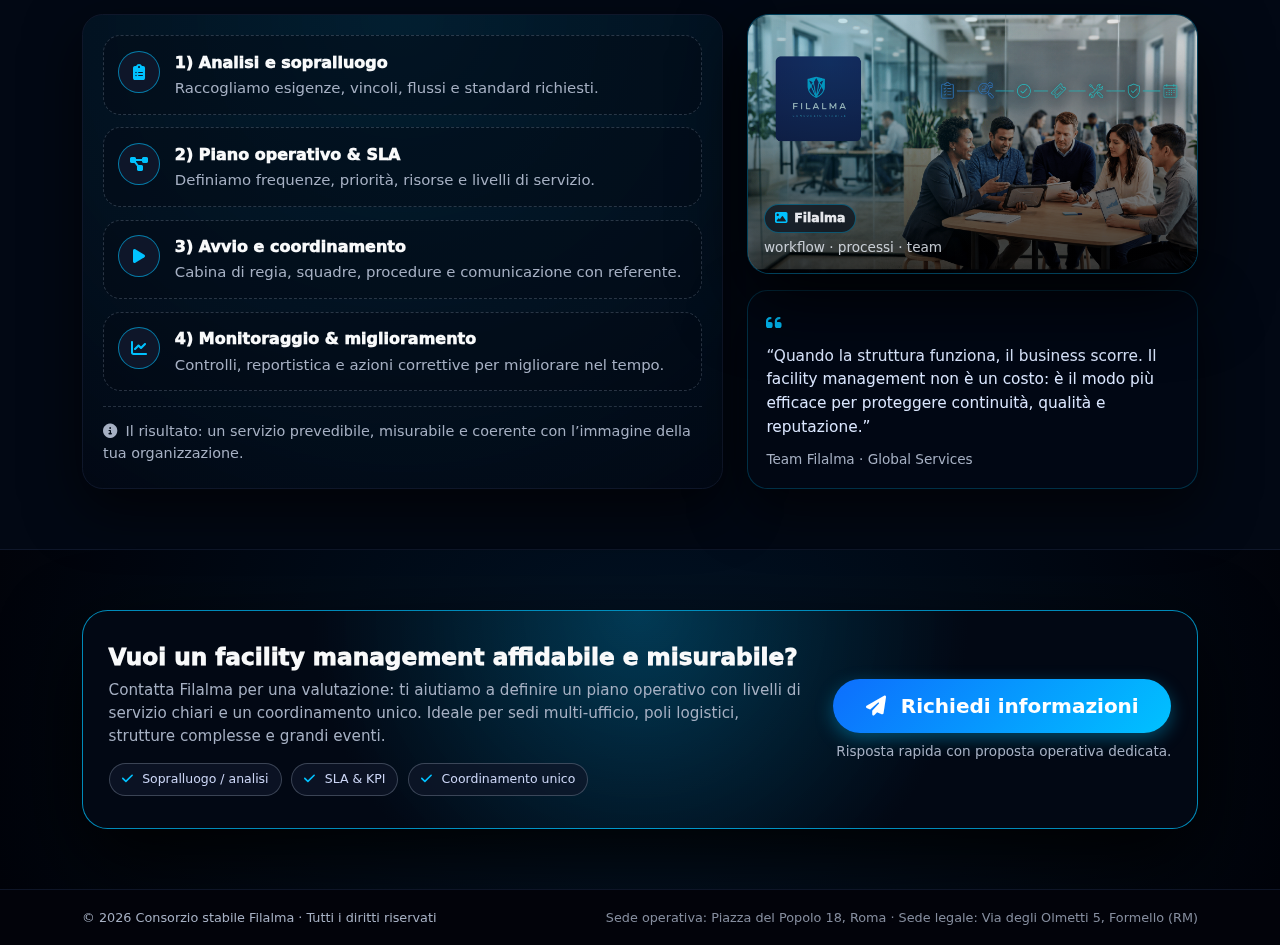
<file: facility.html>
<!DOCTYPE html>
<html lang="it">
<head>
  <script type="text/javascript" src="https://embeds.iubenda.com/widgets/9367d524-dbd9-4b78-b87b-c67bb0701623.js"></script>
  <meta charset="UTF-8" />
  <title>Facility Management · Filalma Global Services</title>
  <meta name="viewport" content="width=device-width, initial-scale=1" />
  <link rel="icon" href="/favicon.ico">
  <link rel="icon" type="image/png" sizes="32x32" href="/favicon.png">
  <link rel="apple-touch-icon" sizes="180x180" href="/favicon.png">

  <link href="https://cdn.jsdelivr.net/npm/bootstrap@5.3.3/dist/css/bootstrap.min.css" rel="stylesheet">

  <link rel="stylesheet" href="https://cdnjs.cloudflare.com/ajax/libs/font-awesome/6.5.1/css/all.min.css">
  <link rel="stylesheet" href="navbar.css">

  <link id="theme-dark" rel="stylesheet" href="facility.css">
  <link id="theme-light" rel="stylesheet" href="facility.light.css">
</head>

<body>
  <div id="navbar-container"></div>

  <main class="page-wrap">
    <!-- HERO -->
    <header class="hero" id="top">
      <div class="hero-overlay" aria-hidden="true"></div>

      <div class="container hero-content">
        <div class="row align-items-center g-4">
          <div class="col-lg-7">
            <div class="kicker">
              <i class="fa-solid fa-building-circle-check"></i>
              Facility Management · Filalma
            </div>

            <h1 class="hero-title">
              Un unico partner per la gestione <span class="accent">integrata</span> dei tuoi spazi.
            </h1>

            <p class="hero-subtitle">
              Il consorzio Filalma coordina aziende specializzate per offrire un servizio di
              <strong>facility management</strong> strutturato: manutenzioni, pulizie, servizi esterni,
              logistica e supporti operativi. Un approccio “cabina di regia” che semplifica la gestione
              e migliora continuità, qualità e controllo dei costi.
            </p>

            <div class="badges">
              <span class="pill"><i class="fa-solid fa-layer-group"></i> Multi-servizio</span>
              <span class="pill"><i class="fa-solid fa-shield-halved"></i> Procedure & sicurezza</span>
              <span class="pill"><i class="fa-solid fa-clipboard-check"></i> KPI & rendicontazione</span>
              <span class="pill"><i class="fa-solid fa-people-group"></i> Squadre coordinate</span>
            </div>

            <div class="cta-row">
              <a class="btn btn-accent btn-lg" href="#offerta">
                <i class="fa-solid fa-sparkles me-2"></i> Cosa possiamo gestire
              </a>
              <a class="btn btn-ghost btn-lg" href="#contatto">
                <i class="fa-solid fa-paper-plane me-2"></i> Contatta Filalma
              </a>
            </div>

            <div class="meta">
              <div class="meta-item"><i class="fa-solid fa-circle-check"></i> Unico interlocutore</div>
              <span class="dot"></span>
              <div class="meta-item"><i class="fa-solid fa-circle-check"></i> Interventi programmati & on-demand</div>
            </div>
          </div>

          <div class="col-lg-5">
            <div class="hero-card">
              <div class="hero-card-badge">
                <i class="fa-solid fa-star"></i> Valore per il cliente
              </div>

              <h3 class="hero-card-title">Meno complessità, più controllo</h3>
              <p class="hero-card-text">
                Pianificazione, gestione operativa e supervisione con reportistica: riduci fornitori,
                uniformi gli standard e ottieni un servizio affidabile.
              </p>

              <div class="mini-grid">
                <div class="mini">
                  <i class="fa-solid fa-people-arrows"></i>
                  <div>
                    <div class="mini-title">Coordinamento</div>
                    <div class="mini-sub">un’unica regia operativa</div>
                  </div>
                </div>

                <div class="mini">
                  <i class="fa-solid fa-clock"></i>
                  <div>
                    <div class="mini-title">SLA & tempi</div>
                    <div class="mini-sub">priorità e urgenze gestite</div>
                  </div>
                </div>

                <div class="mini">
                  <i class="fa-solid fa-chart-line"></i>
                  <div>
                    <div class="mini-title">KPI & report</div>
                    <div class="mini-sub">misurazione e miglioramento</div>
                  </div>
                </div>

                <div class="mini">
                  <i class="fa-solid fa-broom-ball"></i>
                  <div>
                    <div class="mini-title">Qualità</div>
                    <div class="mini-sub">standard costanti</div>
                  </div>
                </div>
              </div>

              <div class="hero-card-footer">
                <i class="fa-solid fa-globe me-1"></i> Global services · Strutture complesse · Eventi
              </div>
            </div>
          </div>
        </div>
      </div>
    </header>

    <!-- OFFERTA / WHAT WE MANAGE -->
    <section id="offerta" class="section">
      <div class="container">
        <div class="section-header">
          <div class="section-kicker">Servizio</div>
          <h2 class="section-title">Cosa gestiamo nel Facility Management</h2>
          <p class="section-subtitle">
            Servizi integrati per immobili, strutture e organizzazioni: dalla manutenzione ordinaria ai servizi
            operativi quotidiani. Il valore sta nella gestione coordinata.
          </p>
        </div>

        <div class="row g-4 align-items-stretch">
          <div class="col-lg-7">
            <div class="feature-card h-100">
              <div class="feature-head">
                <span class="chip"><i class="fa-solid fa-sitemap"></i> Ambiti gestiti</span>
                <span class="tiny muted-hint">Un servizio scalabile</span>
              </div>

              <div class="row g-3 mt-1">
                <div class="col-md-6">
                  <div class="service-card">
                    <div class="service-ico"><i class="fa-solid fa-screwdriver-wrench"></i></div>
                    <div>
                      <div class="service-title">Manutenzioni</div>
                      <div class="service-text">Ordinaria e programmata, piccole opere, ripristini e urgenze.</div>
                      <div class="service-tag"><i class="fa-solid fa-check"></i> Pianificazione + SLA</div>
                    </div>
                  </div>
                </div>

                <div class="col-md-6">
                  <div class="service-card">
                    <div class="service-ico"><i class="fa-solid fa-spray-can-sparkles"></i></div>
                    <div>
                      <div class="service-title">Pulizie civili e industriali</div>
                      <div class="service-text">Standard costanti, procedure e controlli qualità.</div>
                      <div class="service-tag"><i class="fa-solid fa-check"></i> Checklist & auditing</div>
                    </div>
                  </div>
                </div>

                <div class="col-md-6">
                  <div class="service-card">
                    <div class="service-ico"><i class="fa-solid fa-warehouse"></i></div>
                    <div>
                      <div class="service-title">Logistica e supporto operativo</div>
                      <div class="service-text">Facchinaggio, movimentazioni, allestimenti e servizi integrati.</div>
                      <div class="service-tag"><i class="fa-solid fa-check"></i> Squadre dedicate</div>
                    </div>
                  </div>
                </div>

                <div class="col-md-6">
                  <div class="service-card">
                    <div class="service-ico"><i class="fa-solid fa-tree"></i></div>
                    <div>
                      <div class="service-title">Aree esterne e verde</div>
                      <div class="service-text">Decoro esterno, gestione aree verdi, giardinaggio e stagionalità.</div>
                      <div class="service-tag"><i class="fa-solid fa-check"></i> Continuità estetica</div>
                    </div>
                  </div>
                </div>
              </div>

              <div class="feature-foot">
                <div class="tiny">
                  <i class="fa-solid fa-circle-info me-1"></i>
                  Scegli Filalma se cerchi un partner capace di “reggere” complessità, tempi stretti e standard elevati.
                </div>
              </div>
            </div>
          </div>

        <div class="col-lg-5">
          <div class="media-grid h-100">
          <!-- Riquadri immagini/grafiche -->
          <div class="media-box">
            <img src="img/struttura.png" alt="Struttura e gestione spazi" class="media-img">
            <div class="media-overlay">
              <div class="media-label"><i class="fa-solid fa-image"></i> Servizi/Strutture</div>
              <div class="media-sub">immobili · sedi · campus</div>
            </div>
          </div>
          
          <div class="media-box">
            <img src="img/kpi.png" alt="Report KPI e controllo qualità" class="media-img">
            <div class="media-overlay">
              <div class="media-label"><i class="fa-solid fa-chart-simple"></i> KPI / Report</div>
              <div class="media-sub">SLA · tempi · qualità</div>
            </div>
          </div>
          </div>
        </div>

        <!-- “Perché conviene” (mini cards) -->
        <div class="row g-4 mt-2">
          <div class="col-md-6 col-lg-3">
            <div class="value-card">
              <div class="value-ico"><i class="fa-solid fa-user-tie"></i></div>
              <div class="value-title">Un solo referente</div>
              <div class="value-text">Riduci l’attrito nella gestione di fornitori e attività diverse.</div>
            </div>
          </div>

          <div class="col-md-6 col-lg-3">
            <div class="value-card">
              <div class="value-ico"><i class="fa-solid fa-arrows-spin"></i></div>
              <div class="value-title">Continuità</div>
              <div class="value-text">Processi e squadre coordinate garantiscono stabilità nel tempo.</div>
            </div>
          </div>

          <div class="col-md-6 col-lg-3">
            <div class="value-card">
              <div class="value-ico"><i class="fa-solid fa-magnifying-glass-chart"></i></div>
              <div class="value-title">Controllo</div>
              <div class="value-text">Report e KPI per misurare qualità, tempi e miglioramenti.</div>
            </div>
          </div>

          <div class="col-md-6 col-lg-3">
            <div class="value-card">
              <div class="value-ico"><i class="fa-solid fa-bolt"></i></div>
              <div class="value-title">Reattività</div>
              <div class="value-text">Urgenze gestite con priorità, SLA e tempi definiti.</div>
            </div>
          </div>
        </div>
      </div>
    </section>
    <!-- PORTIERATO / RECEPTION -->
<section id="portierato" class="spc-section">
  <div class="container">
    <div class="spc-wrap">
      <div class="row g-4 align-items-center">
        <!-- LEFT: content -->
        <div class="col-lg-7">
          <div class="spc-kicker">
            <i class="fa-solid fa-door-open"></i> Portierato & Reception
          </div>

          <h2 class="spc-title">
            Presidio <span class="spc-accent">affidabile</span> per accessi, accoglienza e continuità.
          </h2>

          <p class="spc-text">
            Filalma coordina servizi di <strong>portierato</strong> e <strong>reception</strong> per sedi, uffici,
            strutture complesse ed eventi: gestione flussi, registrazioni, controllo accessi e supporto operativo,
            con personale formato e procedure chiare.
          </p>

          <div class="spc-tags">
            <span class="spc-tag"><i class="fa-solid fa-id-badge"></i> Registrazione visitatori</span>
            <span class="spc-tag"><i class="fa-solid fa-shield-halved"></i> Controllo accessi</span>
            <span class="spc-tag"><i class="fa-solid fa-headset"></i> Front desk & assistenza</span>
            <span class="spc-tag"><i class="fa-solid fa-clipboard-check"></i> Report turni / presidi</span>
          </div>

          <div class="spc-cta">
            <a class="btn btn-accent btn-lg" href="#contatto">
              <i class="fa-solid fa-paper-plane me-2"></i> Richiedi info portierato
            </a>
            <a class="btn btn-ghost btn-lg" href="#offerta">
              <i class="fa-solid fa-layer-group me-2"></i> Rivedi l’offerta
            </a>
          </div>

          <div class="spc-note">
            <i class="fa-solid fa-circle-info me-1"></i>
            Presidi programmati o on-demand, integrabili con logistica di supporto e gestione eventi.
          </div>
        </div>

        <!-- RIGHT: card -->
        <div class="col-lg-5">
          <div class="spc-card">
            <div class="spc-card-badge">
              <i class="fa-solid fa-star"></i> Punti di forza
            </div>

            <h3 class="spc-card-title">Standard, immagine e sicurezza</h3>
            <p class="spc-card-text">
              Un servizio “di facciata” è anche un servizio “di sostanza”:
              presenza, cortesia, procedure e tracciabilità.
            </p>

            <div class="spc-mini-grid">
              <div class="spc-mini">
                <i class="fa-solid fa-user-check"></i>
                <div>
                  <div class="spc-mini-title">Accoglienza</div>
                  <div class="spc-mini-sub">gestione visitatori e flussi</div>
                </div>
              </div>
              <div class="spc-mini">
                <i class="fa-solid fa-key"></i>
                <div>
                  <div class="spc-mini-title">Accessi</div>
                  <div class="spc-mini-sub">badge, autorizzazioni, log</div>
                </div>
              </div>
              <div class="spc-mini">
                <i class="fa-solid fa-phone-volume"></i>
                <div>
                  <div class="spc-mini-title">Front desk</div>
                  <div class="spc-mini-sub">supporto operativo</div>
                </div>
              </div>
              <div class="spc-mini">
                <i class="fa-solid fa-clipboard-list"></i>
                <div>
                  <div class="spc-mini-title">Report</div>
                  <div class="spc-mini-sub">turni, presidi, note</div>
                </div>
              </div>
            </div>

            <div class="spc-card-footer">
              <i class="fa-solid fa-lock me-1"></i> Procedure · Presidio · Continuità
            </div>
          </div>
        </div>
      </div>
    </div>
  </div>
</section>


<!-- SERVIZI MUSEALI -->
<section id="servizi-museali" class="spc-section spc-section-alt">
  <div class="container">
    <div class="spc-wrap">
      <div class="row g-4 align-items-center">
        <!-- LEFT: content -->
        <div class="col-lg-7">
          <div class="spc-kicker">
            <i class="fa-solid fa-landmark-dome"></i> Servizi museali
          </div>

          <h2 class="spc-title">
            Operatività <span class="spc-accent-2">discreta</span> in contesti culturali ed eventi.
          </h2>

          <p class="spc-text">
            Per musei, sedi istituzionali e spazi espositivi coordiniamo servizi di
            <strong>accoglienza</strong>, <strong>guardiania</strong>, supporto all’apertura/chiusura,
            micro-logistica e assistenza operativa durante allestimenti e flussi di pubblico.
          </p>

          <div class="spc-tags">
            <span class="spc-tag"><i class="fa-solid fa-people-group"></i> Accoglienza & infopoint</span>
            <span class="spc-tag"><i class="fa-solid fa-shield"></i> Guardiania & presidio sale</span>
            <span class="spc-tag"><i class="fa-solid fa-clipboard-check"></i> Procedure e check</span>
            <span class="spc-tag"><i class="fa-solid fa-box"></i> Supporto allestimenti leggeri</span>
          </div>

          <div class="spc-cta">
            <a class="btn btn-accent btn-lg" href="#contatto">
              <i class="fa-solid fa-paper-plane me-2"></i> Richiedi info museali
            </a>
            <a class="btn btn-ghost btn-lg" href="#metodo">
              <i class="fa-solid fa-diagram-project me-2"></i> Vedi come lavoriamo
            </a>
          </div>

          <div class="spc-note">
            <i class="fa-solid fa-circle-info me-1"></i>
            Ideale per flussi variabili: presidio sale, gestione pubblico, supporto operativo e continuità.
          </div>
        </div>

        <!-- RIGHT: card -->
        <div class="col-lg-5">
          <div class="spc-card spc-card-museum">
            <div class="spc-card-badge">
              <i class="fa-solid fa-star"></i> Contesti sensibili
            </div>

            <h3 class="spc-card-title">Cultura, eventi, istituzioni</h3>
            <p class="spc-card-text">
              Team abituati a lavorare con vincoli: opere, allestimenti, orari, percorsi pubblico
              e necessità di discrezione.
            </p>

            <div class="spc-mini-grid">
              <div class="spc-mini">
                <i class="fa-solid fa-route"></i>
                <div>
                  <div class="spc-mini-title">Percorsi</div>
                  <div class="spc-mini-sub">flussi e gestione sale</div>
                </div>
              </div>
              <div class="spc-mini">
                <i class="fa-solid fa-circle-check"></i>
                <div>
                  <div class="spc-mini-title">Procedure</div>
                  <div class="spc-mini-sub">apertura/chiusura e check</div>
                </div>
              </div>
              <div class="spc-mini">
                <i class="fa-solid fa-box-archive"></i>
                <div>
                  <div class="spc-mini-title">Supporto</div>
                  <div class="spc-mini-sub">micro-logistica operativa</div>
                </div>
              </div>
              <div class="spc-mini">
                <i class="fa-solid fa-user-shield"></i>
                <div>
                  <div class="spc-mini-title">Presidio</div>
                  <div class="spc-mini-sub">guardiania e attenzione</div>
                </div>
              </div>
            </div>

            <div class="spc-card-footer">
              <i class="fa-solid fa-lock me-1"></i> Discrezione · Sicurezza · Continuità
            </div>
          </div>
        </div>
      </div>
    </div>
  </div>
</section>

    <!-- METODO / HOW -->
    <section id="metodo" class="section section-alt">
      <div class="container">
        <div class="section-header">
          <div class="section-kicker">Metodo</div>
          <h2 class="section-title">Come lavoriamo</h2>
          <p class="section-subtitle">
            Un processo semplice e chiaro: analisi, progettazione del servizio, avvio operativo e
            monitoraggio continuo con reportistica.
          </p>
        </div>

        <div class="row g-4 align-items-stretch">
          <div class="col-lg-7">
            <div class="timeline-card h-100">
              <div class="step">
                <div class="step-ico"><i class="fa-solid fa-clipboard-list"></i></div>
                <div>
                  <div class="step-title">1) Analisi e sopralluogo</div>
                  <div class="step-text">Raccogliamo esigenze, vincoli, flussi e standard richiesti.</div>
                </div>
              </div>

              <div class="step">
                <div class="step-ico"><i class="fa-solid fa-diagram-project"></i></div>
                <div>
                  <div class="step-title">2) Piano operativo & SLA</div>
                  <div class="step-text">Definiamo frequenze, priorità, risorse e livelli di servizio.</div>
                </div>
              </div>

              <div class="step">
                <div class="step-ico"><i class="fa-solid fa-play"></i></div>
                <div>
                  <div class="step-title">3) Avvio e coordinamento</div>
                  <div class="step-text">Cabina di regia, squadre, procedure e comunicazione con referente.</div>
                </div>
              </div>

              <div class="step">
                <div class="step-ico"><i class="fa-solid fa-chart-line"></i></div>
                <div>
                  <div class="step-title">4) Monitoraggio & miglioramento</div>
                  <div class="step-text">Controlli, reportistica e azioni correttive per migliorare nel tempo.</div>
                </div>
              </div>

              <div class="timeline-foot">
                <i class="fa-solid fa-circle-info me-1"></i>
                Il risultato: un servizio prevedibile, misurabile e coerente con l’immagine della tua organizzazione.
              </div>
            </div>
          </div>

          <!-- Riquadro immagine/grafica singola -->
          <div class="col-lg-5">
            <div class="single-media">
              <img src="img/team.png" alt="Workflow operativo e team" class="media-img">
              <div class="media-overlay">
                <div class="media-label"><i class="fa-solid fa-image"></i> Filalma</div>
                <div class="media-sub">workflow · processi · team</div>
              </div>
            </div>

            <div class="quote-card mt-3">
              <div class="quote-ico"><i class="fa-solid fa-quote-left"></i></div>
              <div class="quote-text">
                “Quando la struttura funziona, il business scorre. Il facility management non è un costo:
                è il modo più efficace per proteggere continuità, qualità e reputazione.”
              </div>
              <div class="quote-author">Team Filalma · Global Services</div>
            </div>
          </div>
        </div>
      </div>
    </section>

    <!-- CTA / CONTATTO -->
    <section id="contatto" class="cta-section">
      <div class="container">
        <div class="cta-card">
          <div class="row align-items-center g-4">
            <div class="col-lg-8">
              <h2 class="cta-title">Vuoi un facility management affidabile e misurabile?</h2>
              <p class="cta-text">
                Contatta Filalma per una valutazione: ti aiutiamo a definire un piano operativo con
                livelli di servizio chiari e un coordinamento unico. Ideale per sedi multi-ufficio,
                poli logistici, strutture complesse e grandi eventi.
              </p>

              <div class="cta-pills">
                <span class="pill"><i class="fa-solid fa-check"></i> Sopralluogo / analisi</span>
                <span class="pill"><i class="fa-solid fa-check"></i> SLA & KPI</span>
                <span class="pill"><i class="fa-solid fa-check"></i> Coordinamento unico</span>
              </div>
            </div>

            <div class="col-lg-4 text-lg-end text-center">
              <!-- puoi puntare qui al tuo form contatti o pagina contatti -->
              <a href="diventaConsorziata.html#contatto" class="btn btn-accent btn-lg w-100 w-lg-auto">
                <i class="fa-solid fa-paper-plane me-2"></i> Richiedi informazioni
              </a>
              <p class="tiny mt-2 mb-0">Risposta rapida con proposta operativa dedicata.</p>
            </div>
          </div>
        </div>
      </div>
    </section>

    <!-- FOOTER -->
    <footer class="page-footer">
      <div class="container d-flex flex-column flex-md-row justify-content-between align-items-center gap-2">
        <span>© <span id="year"></span> Consorzio stabile Filalma · Tutti i diritti riservati</span>
        <span style="opacity:0.8;">
          Sede operativa: Piazza del Popolo 18, Roma · Sede legale: Via degli Olmetti 5, Formello (RM)
        </span>
      </div>
    </footer>
  </main>

  <script src="https://cdn.jsdelivr.net/npm/bootstrap@5.3.3/dist/js/bootstrap.bundle.min.js"></script>
  <script src="navbar.js"></script>
  <script src="facility.js"></script>
</body>
</html>
</file>
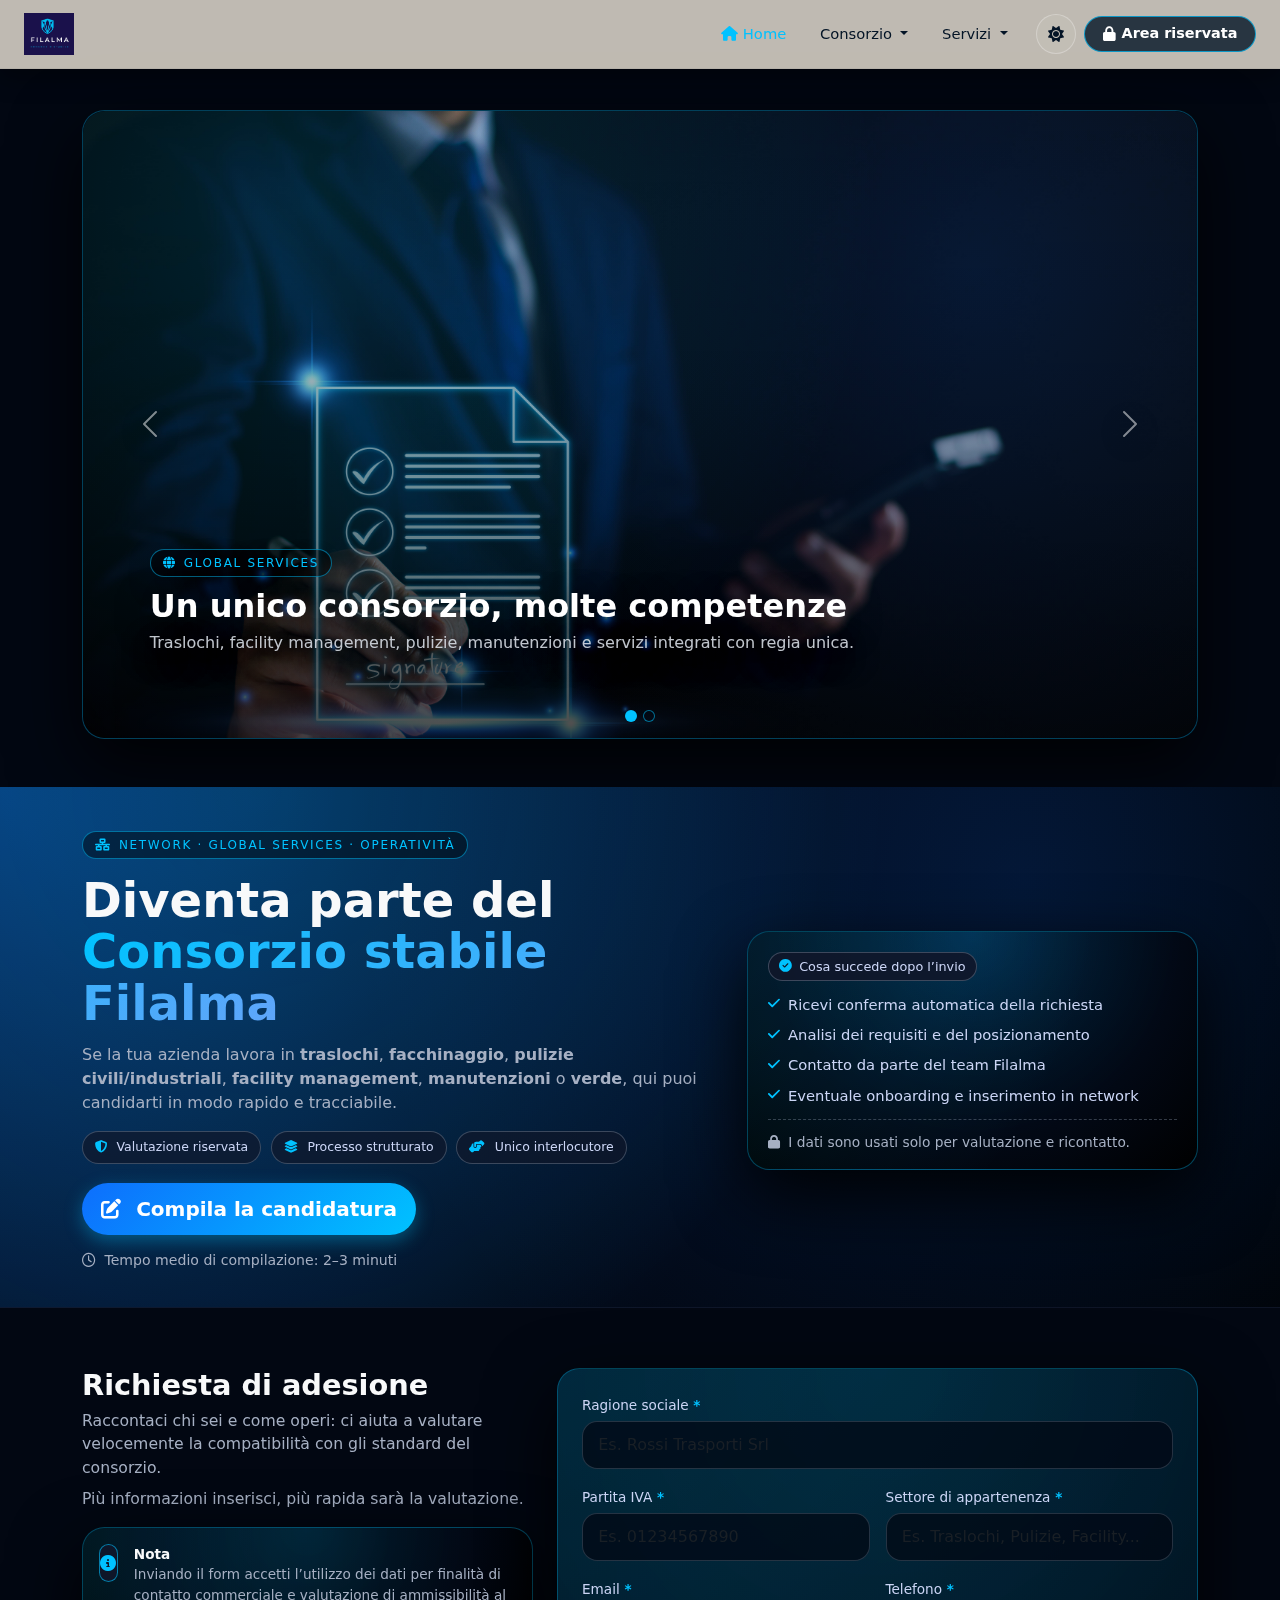
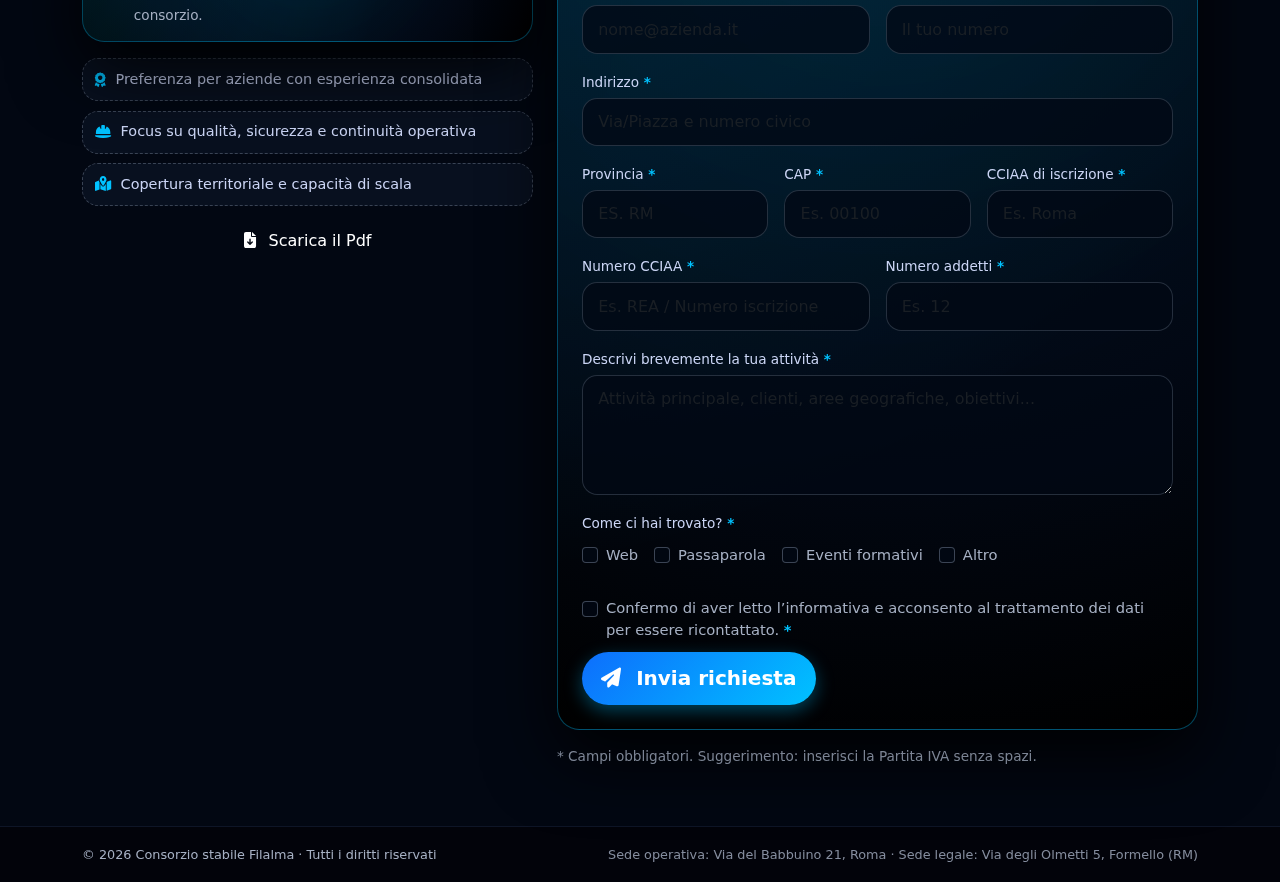
<file: formAdesione.html>
<!DOCTYPE html>
<html lang="it">
<head>
  <meta charset="UTF-8">
  <title>Diventa Consorziata · Filalma</title>
  <meta name="viewport" content="width=device-width, initial-scale=1">

  <!-- Bootstrap 5 -->
  <link href="https://cdn.jsdelivr.net/npm/bootstrap@5.3.3/dist/css/bootstrap.min.css" rel="stylesheet">
  <!-- Font Awesome -->
  <link rel="stylesheet" href="https://cdnjs.cloudflare.com/ajax/libs/font-awesome/6.5.1/css/all.min.css">

  <!-- Navbar globale (già fatta da te) -->
  <link rel="stylesheet" href="navbar.css">

  <!-- Pagina dedicata -->
  <link id="theme-dark" rel="stylesheet" href="form.css">
  <link id="theme-light" rel="stylesheet" href="form.light.css">
  <style>
    /* ===== TOP SLIDER ===== */
.top-slider{
  margin-top: 10px;
  padding: 10px 0 0;
}

.top-carousel{
  border-radius: 1.4rem;
  overflow: hidden;
  border: 1px solid rgba(0,194,255,0.30);
  box-shadow: 0 26px 70px rgba(0,0,0,0.85);
  background: #020814;
  position: relative;
}

.top-carousel .carousel-inner{
  border-radius: 1.4rem;
}

.top-carousel img{
  object-fit: cover;
}

.carousel-overlay{
  position:absolute;
  inset:0;
  background:
    radial-gradient(circle at 20% 15%, rgba(0,194,255,0.18), transparent 55%),
    radial-gradient(circle at 80% 25%, rgba(13,110,253,0.18), transparent 60%),
    linear-gradient(to top, rgba(0,0,0,0.70), rgba(0,0,0,0.05));
  pointer-events:none;
}

.top-carousel .carousel-caption{
  left: 6%;
  right: 6%;
  bottom: 10%;
  text-shadow: 0 10px 35px rgba(0,0,0,0.75);
}

.cap-kicker{
  display:inline-flex;
  align-items:center;
  gap:.45rem;
  border-radius:999px;
  padding:4px 12px;
  font-size:.75rem;
  background: rgba(0,0,0,.45);
  color: var(--filalma-turquoise);
  border: 1px solid rgba(0,194,255,.5);
  text-transform: uppercase;
  letter-spacing: .14em;
  margin-bottom: .6rem;
}

.cap-title{
  font-size: clamp(1.25rem, 2vw + .9rem, 2rem);
  font-weight: 800;
  margin-bottom: .35rem;
}

.cap-text{
  color: rgba(226,232,240,0.85);
  font-size: 1rem;
  max-width: 720px;
  margin: 0;
}

/* controlli più “premium” */
 .top-carousel .carousel-control-prev,
.top-carousel .carousel-control-next{
  width: 12%;
}

.top-carousel .carousel-control-prev-icon,
.top-carousel .carousel-control-next-icon{
  filter: drop-shadow(0 8px 18px rgba(0,0,0,0.75));
} 

/* indicatori più discreti */
 .top-carousel .carousel-indicators [data-bs-target]{
  width: 10px;
  height: 10px;
  border-radius: 999px;
  border: 1px solid rgba(0,194,255,0.55);
  background: rgba(2,8,20,0.6);
  opacity: 1;
}

.top-carousel .carousel-indicators .active{
  background: var(--filalma-turquoise);
} */

/* /* spacing: lo slider “stacca” dalla hero  */
.join-hero{
   padding-top: 36px; /* prima era 44px  */
}

@media (max-width: 575.98px){
  .top-slider{
    margin-top: 6px;
    padding-top: 6px;
  }

  .top-carousel{
    border-radius: 1.1rem;
  }

  .top-carousel .carousel-caption{
    bottom: 8%;
  }

  .cap-text{
    font-size: .95rem;
  }
}
  </style>
</head>
<body>

  <!-- Navbar dinamica -->
  <div id="navbar-container"></div>

  <main class="page-wrap">

    <!-- SLIDER (sopra la hero) -->
<section class="top-slider" aria-label="Filalma highlights">
    <div class="container">
      <div id="filalmaTopCarousel" class="carousel slide carousel-fade top-carousel" data-bs-ride="carousel" data-bs-interval="6500">
        <div class="carousel-indicators">
          <button type="button" data-bs-target="#filalmaTopCarousel" data-bs-slide-to="0" class="active" aria-current="true" aria-label="Slide 1"></button>
          <button type="button" data-bs-target="#filalmaTopCarousel" data-bs-slide-to="1" aria-label="Slide 2"></button>
        </div>
  
        <div class="carousel-inner ratio ratio-16x9">
          <!-- SLIDE 1 -->
          <div class="carousel-item active">
            
            <img src="img/firma.webp" class="d-block w-100" alt="Filalma - Slide 1">
  
            <div class="carousel-overlay"></div>
  
            <div class="carousel-caption text-start">
              <div class="cap-kicker">
                <i class="fa-solid fa-globe"></i>
                Global Services
              </div>
              <h2 class="cap-title">Un unico consorzio, molte competenze</h2>
              <p class="cap-text d-none d-md-block">
                Traslochi, facility management, pulizie, manutenzioni e servizi integrati con regia unica.
              </p>
            </div>
          </div>
  
          <!-- SLIDE 2 -->
          <div class="carousel-item">
            <img src="img/fromImg2.png" class="d-block w-100" alt="Filalma - Slide 2">
  
            <div class="carousel-overlay"></div>
  
            <div class="carousel-caption text-start">
              <div class="cap-kicker">
                <i class="fa-solid fa-handshake-angle"></i>
                Network operativo
              </div>
              <h2 class="cap-title">Cresci nel network Filalma</h2>
              <p class="cap-text d-none d-md-block">
                Candidati per entrare nel consorzio e accedere a commesse strutturate e sinergie tra aziende.
              </p>
            </div>
          </div>
        </div>
  
        <button class="carousel-control-prev" type="button" data-bs-target="#filalmaTopCarousel" data-bs-slide="prev" aria-label="Slide precedente">
          <span class="carousel-control-prev-icon" aria-hidden="true"></span>
        </button>
        <button class="carousel-control-next" type="button" data-bs-target="#filalmaTopCarousel" data-bs-slide="next" aria-label="Slide successiva">
          <span class="carousel-control-next-icon" aria-hidden="true"></span>
        </button>
      </div>
    </div>
  </section>
  <br>
  <br>

    <!-- HERO -->
    <header class="join-hero">
      <div class="join-hero-bg"></div>
      <div class="container position-relative">
        <div class="row align-items-center g-4">
          <div class="col-lg-7">
            <div class="join-kicker">
              <i class="fa-solid fa-network-wired"></i>
              Network · Global Services · Operatività
            </div>

            <h1 class="join-hero-title">
              Diventa parte del <span class="accent">Consorzio stabile Filalma</span>
            </h1>

            <p class="join-hero-subtitle">
              Se la tua azienda lavora in <strong>traslochi</strong>, <strong>facchinaggio</strong>,
              <strong>pulizie civili/industriali</strong>, <strong>facility management</strong>,
              <strong>manutenzioni</strong> o <strong>verde</strong>, qui puoi candidarti in modo rapido e tracciabile.
            </p>

            <div class="join-hero-bullets">
              <div class="bullet"><i class="fa-solid fa-shield-halved"></i> Valutazione riservata</div>
              <div class="bullet"><i class="fa-solid fa-layer-group"></i> Processo strutturato</div>
              <div class="bullet"><i class="fa-solid fa-handshake-angle"></i> Unico interlocutore</div>
            </div>

            <div class="join-hero-cta">
              <a href="#contatto" class="btn btn-accent btn-lg">
                <i class="fa-solid fa-pen-to-square me-2"></i> Compila la candidatura
              </a>
              <span class="microcopy">
                <i class="fa-regular fa-clock me-1"></i> Tempo medio di compilazione: 2–3 minuti
              </span>
            </div>
          </div>

          <div class="col-lg-5">
            <div class="hero-card">
              <div class="hero-card-badge">
                <i class="fa-solid fa-circle-check"></i> Cosa succede dopo l’invio
              </div>

              <ul class="hero-card-list">
                <li><i class="fa-solid fa-check"></i> Ricevi conferma automatica della richiesta</li>
                <li><i class="fa-solid fa-check"></i> Analisi dei requisiti e del posizionamento</li>
                <li><i class="fa-solid fa-check"></i> Contatto da parte del team Filalma</li>
                <li><i class="fa-solid fa-check"></i> Eventuale onboarding e inserimento in network</li>
              </ul>

              <div class="hero-card-footer">
                <i class="fa-solid fa-lock me-1"></i>
                I dati sono usati solo per valutazione e ricontatto.
              </div>
            </div>
          </div>
        </div>
      </div>
    </header>

    <!-- SECTION FORM -->
    <section id="contatto" class="section-join">
      <div class="container">
        <div class="row g-4 align-items-start">
          <!-- LEFT INFO -->
          <div class="col-lg-5">
            <h2 class="section-title">Richiesta di adesione</h2>
            <p class="section-subtitle">
              Raccontaci chi sei e come operi: ci aiuta a valutare velocemente la compatibilità con gli standard del consorzio.
              <span class="d-block mt-2">Più informazioni inserisci, più rapida sarà la valutazione.</span>
            </p>

            <div class="card-elevated p-3 mt-3">
              <div class="d-flex gap-3">
                <div class="ico">
                  <i class="fa-solid fa-circle-info"></i>
                </div>
                <div class="tiny">
                  <div class="fw-bold text-light">Nota</div>
                  Inviando il form accetti l’utilizzo dei dati per finalità di contatto commerciale e valutazione
                  di ammissibilità al consorzio.
                </div>
              </div>
            </div>

            <div class="join-highlights mt-3">
              <div class="hl"><i class="fa-solid fa-award"></i><span>Preferenza per aziende con esperienza consolidata</span></div>
              <div class="hl"><i class="fa-solid fa-helmet-safety"></i><span>Focus su qualità, sicurezza e continuità operativa</span></div>
              <div class="hl"><i class="fa-solid fa-map-location-dot"></i><span>Copertura territoriale e capacità di scala</span></div>
            </div>
            
            <a href="pdf/MODULO ADESIONE SOCI FILALMA-3.pdf"class="btn btn-outline-soft w-100 mt-3" download  style="color: white;">
              <i class="fa-solid fa-file-arrow-down me-2"></i>
                  Scarica il Pdf 
             </a>
             
          </div>

          <!-- RIGHT FORM -->
          <div class="col-lg-7">
            <div class="card-elevated p-4 join-form-card">

              <form id="leadForm"
                    action="https://usebasin.com/f/71c689d89335"
                    method="POST"
                    novalidate>

                <!-- UseBasin: anti-spam honeypot -->
                <input type="text" name="_gotcha" class="d-none" tabindex="-1" autocomplete="off">
                <input type="hidden" name="_subject" value="Nuova richiesta adesione Filalma">

                <div class="row g-3">
                  <div class="col-12">
                    <label class="form-label required">Ragione sociale</label>
                    <input class="form-control" name="ragione_sociale" required placeholder="Es. Rossi Trasporti Srl">
                    <div class="invalid-feedback">Inserisci la ragione sociale.</div>
                  </div>

                  <div class="col-md-6">
                    <label class="form-label required">Partita IVA</label>
                    <input class="form-control" name="partita_iva" required inputmode="numeric" maxlength="11"
                           placeholder="Es. 01234567890">
                    <div class="invalid-feedback">Inserisci una Partita IVA valida (11 cifre).</div>
                  </div>

                  <div class="col-md-6">
                    <label class="form-label required">Settore di appartenenza</label>
                    <input class="form-control" name="settore" required placeholder="Es. Traslochi, Pulizie, Facility...">
                    <div class="invalid-feedback">Inserisci il settore.</div>
                  </div>

                  <div class="col-md-6">
                    <label class="form-label required">Email</label>
                    <input class="form-control" type="email" name="email" required placeholder="nome@azienda.it">
                    <div class="invalid-feedback">Inserisci un’email valida.</div>
                  </div>

                  <div class="col-md-6">
                    <label class="form-label required">Telefono</label>
                    <input class="form-control" type="tel" name="telefono" required inputmode="tel" placeholder="Il tuo numero">
                    <div class="invalid-feedback">Inserisci un numero di telefono.</div>
                  </div>

                  <div class="col-12">
                    <label class="form-label required">Indirizzo</label>
                    <input class="form-control" name="indirizzo" required placeholder="Via/Piazza e numero civico" style="color: white;">
                    <div class="invalid-feedback">Inserisci l’indirizzo.</div>
                  </div>

                  <div class="col-md-4">
                    <label class="form-label required">Provincia</label>
                    <input class="form-control text-uppercase" name="provincia" required maxlength="2" placeholder="Es. RM">
                    <div class="invalid-feedback">Inserisci la provincia (2 lettere).</div>
                  </div>

                  <div class="col-md-4">
                    <label class="form-label required">CAP</label>
                    <input class="form-control" name="cap" required inputmode="numeric" maxlength="5" placeholder="Es. 00100">
                    <div class="invalid-feedback">Inserisci un CAP valido (5 cifre).</div>
                  </div>

                  <div class="col-md-4">
                    <label class="form-label required">CCIAA di iscrizione</label>
                    <input class="form-control" name="cciaa_iscrizione" required placeholder="Es. Roma">
                    <div class="invalid-feedback">Inserisci la CCIAA.</div>
                  </div>

                  <div class="col-md-6">
                    <label class="form-label required">Numero CCIAA</label>
                    <input class="form-control" name="numero_cciaa" required placeholder="Es. REA / Numero iscrizione">
                    <div class="invalid-feedback">Inserisci il numero CCIAA.</div>
                  </div>

                  <div class="col-md-6">
                    <label class="form-label required">Numero addetti</label>
                    <input class="form-control" name="numero_addetti" required inputmode="numeric" placeholder="Es. 12">
                    <div class="invalid-feedback">Inserisci il numero addetti.</div>
                  </div>

                  <div class="col-12">
                    <label class="form-label required">Descrivi brevemente la tua attività</label>
                    <textarea class="form-control" name="descrizione_attivita" required rows="4"
                      placeholder="Attività principale, clienti, aree geografiche, obiettivi..."></textarea>
                    <div class="invalid-feedback">Inserisci una breve descrizione.</div>
                  </div>

                  <div class="col-12">
                    <label class="form-label required">Come ci hai trovato?</label>
                    <div class="d-flex flex-wrap gap-3 mt-1">
                      <div class="form-check">
                        <input class="form-check-input" type="checkbox" name="canali[]" id="canale_web" value="Web">
                        <label class="form-check-label" for="canale_web">Web</label>
                      </div>
                      <div class="form-check">
                        <input class="form-check-input" type="checkbox" name="canali[]" id="canale_passaparola" value="Passaparola">
                        <label class="form-check-label" for="canale_passaparola">Passaparola</label>
                      </div>
                      <div class="form-check">
                        <input class="form-check-input" type="checkbox" name="canali[]" id="canale_eventi" value="Eventi formativi">
                        <label class="form-check-label" for="canale_eventi">Eventi formativi</label>
                      </div>
                      <div class="form-check">
                        <input class="form-check-input" type="checkbox" name="canali[]" id="canale_altro" value="Altro">
                        <label class="form-check-label" for="canale_altro">Altro</label>
                      </div>
                    </div>

                    <div class="tiny mt-2"></div>
                    <div class="invalid-feedback d-block mt-2" id="canaliError" style="display:none;">
                      
                    </div>
                  </div>

                  <div class="col-12">
                    <div class="form-check mt-1">
                      <input class="form-check-input" type="checkbox" id="privacy" name="privacy" required>
                      <label class="form-check-label required" for="privacy">
                        Confermo di aver letto l’informativa e acconsento al trattamento dei dati per essere ricontattato.
                      </label>
                      <div class="invalid-feedback">Campo obbligatorio.</div>
                    </div>
                  </div>

                  <div class="col-12 d-flex flex-wrap gap-2 align-items-center mt-2">
                    <button id="submitBtn" class="btn btn-accent btn-lg" type="submit">
                      <span class="me-2"><i class="fa-solid fa-paper-plane"></i></span>
                      Invia richiesta
                    </button>

                    <span class="tiny ms-auto" id="statusText" aria-live="polite"></span>
                  </div>
                </div>
              </form>
            </div>

            <div class="tiny mt-3 opacity-75">
              * Campi obbligatori. Suggerimento: inserisci la Partita IVA senza spazi.
            </div>
          </div>
        </div>
      </div>
    </section>

    <!-- FOOTER -->
    <footer class="page-footer">
      <div class="container d-flex flex-column flex-md-row justify-content-between align-items-center gap-2">
        <span>© <span id="year"></span> Consorzio stabile Filalma · Tutti i diritti riservati</span>
        <span style="opacity:0.8;">
          Sede operativa: Via del Babbuino 21, Roma · Sede legale: Via degli Olmetti 5, Formello (RM)
        </span>
      </div>
    </footer>
  </main>

  <!-- Bootstrap bundle -->
  <script src="https://cdn.jsdelivr.net/npm/bootstrap@5.3.3/dist/js/bootstrap.bundle.min.js"></script>

  <!-- Navbar dinamica (già fatta da te) -->
  <script src="navbar.js"></script>

  <!-- Pagina dedicata -->
  <script src="form.js"></script>
</body>
</html>
</file>
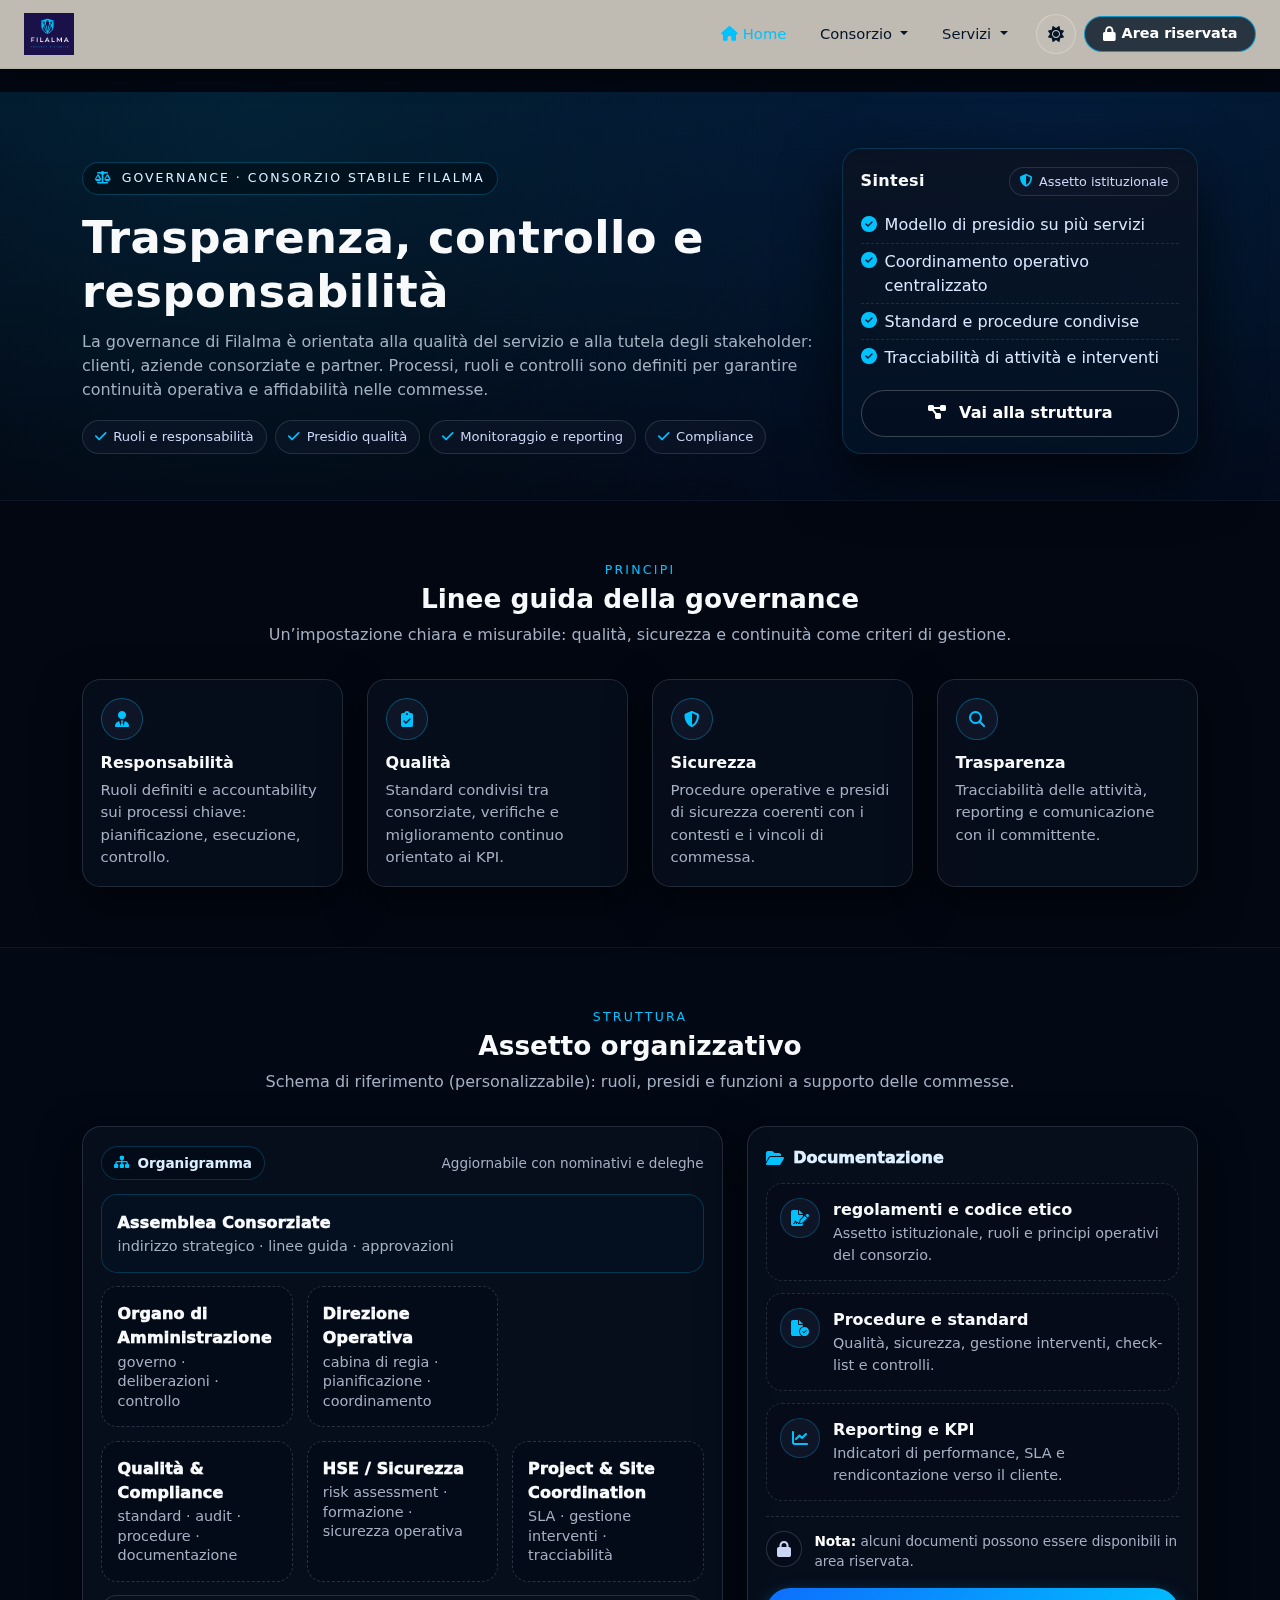
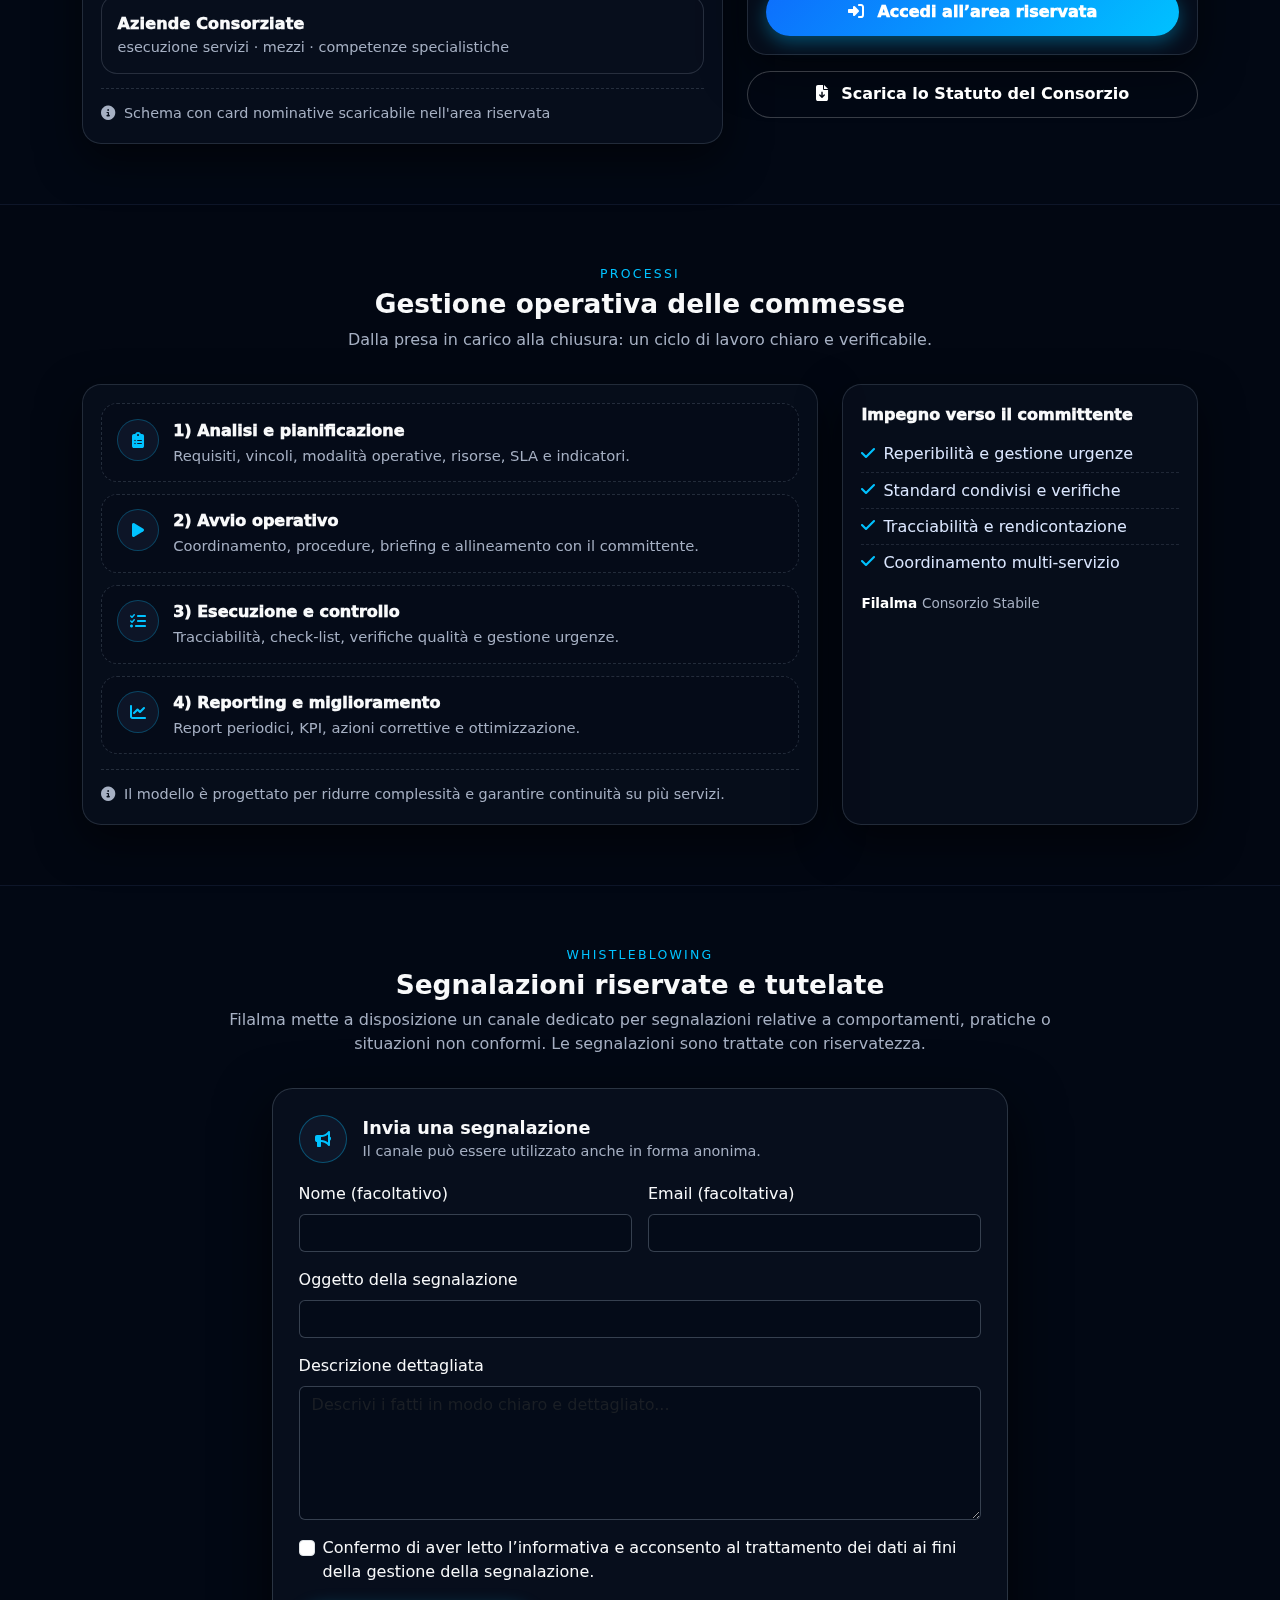
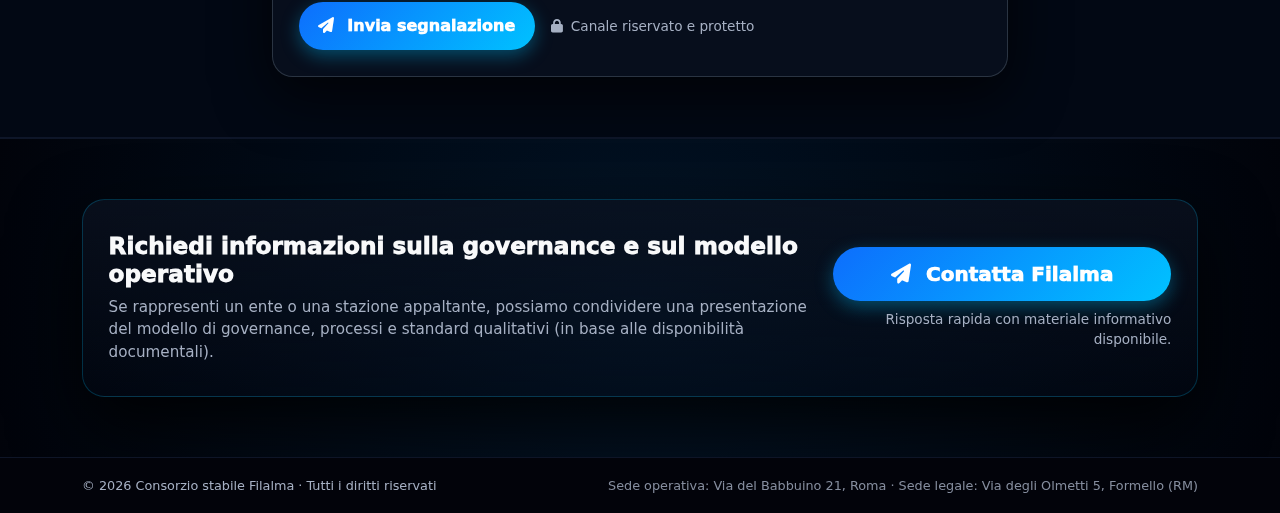
<file: governance.html>
<!DOCTYPE html>
<html lang="it">

<head>
    <script type="text/javascript" src="https://embeds.iubenda.com/widgets/9367d524-dbd9-4b78-b87b-c67bb0701623.js"></script>
    <meta charset="UTF-8" />
    <title>Governance · Consorzio stabile Filalma</title>
    <meta name="viewport" content="width=device-width, initial-scale=1" />

    <!-- Bootstrap -->
    <link href="https://cdn.jsdelivr.net/npm/bootstrap@5.3.3/dist/css/bootstrap.min.css" rel="stylesheet">
    <!-- Font Awesome -->
    <link rel="stylesheet" href="https://cdnjs.cloudflare.com/ajax/libs/font-awesome/6.5.1/css/all.min.css">
    <link rel="stylesheet" href="navbar.css">
    <link id="theme-dark" rel="stylesheet" href="governance.css">
    <link id="theme-light" rel="stylesheet" href="governance.light.css">
</head>

<body>
    <div id="navbar-container"></div>

    <main class="page-wrap" id="top">
        <header class="hero">
            <div class="hero-overlay" aria-hidden="true"></div>
            <div class="container hero-content">
                <div class="row align-items-end g-4">
                    <div class="col-lg-8">
                        <div class="kicker">
                            <i class="fa-solid fa-scale-balanced"></i>
                            Governance · Consorzio stabile Filalma
                        </div>

                        <h1 class="hero-title">Trasparenza, controllo e responsabilità</h1>

                        <p class="hero-subtitle">
                            La governance di Filalma è orientata alla qualità del servizio e alla tutela degli
                            stakeholder:
                            clienti, aziende consorziate e partner. Processi, ruoli e controlli sono definiti per
                            garantire
                            continuità operativa e affidabilità nelle commesse.
                        </p>

                        <div class="hero-meta">
                            <span class="meta-chip"><i class="fa-solid fa-check"></i> Ruoli e responsabilità</span>
                            <span class="meta-chip"><i class="fa-solid fa-check"></i> Presidio qualità</span>
                            <span class="meta-chip"><i class="fa-solid fa-check"></i> Monitoraggio e reporting</span>
                            <span class="meta-chip"><i class="fa-solid fa-check"></i> Compliance</span>
                        </div>
                    </div>

                    <div class="col-lg-4">
                        <div class="hero-card">
                            <div class="hero-card-head">
                                <div class="hero-card-title">Sintesi</div>
                                <div class="hero-card-badge"><i class="fa-solid fa-shield-halved"></i> Assetto
                                    istituzionale</div>
                            </div>

                            <ul class="hero-list">
                                <li><i class="fa-solid fa-circle-check"></i> Modello di presidio su più servizi</li>
                                <li><i class="fa-solid fa-circle-check"></i> Coordinamento operativo centralizzato</li>
                                <li><i class="fa-solid fa-circle-check"></i> Standard e procedure condivise</li>
                                <li><i class="fa-solid fa-circle-check"></i> Tracciabilità di attività e interventi</li>
                            </ul>

                            <div class="hero-card-foot">
                                <a class="btn btn-outline-soft w-100" href="#organigramma">
                                    <i class="fa-solid fa-diagram-project me-2"></i> Vai alla struttura
                                </a>
                            </div>
                        </div>
                    </div>
                </div>
            </div>
        </header>

        <section class="section" id="principi">
            <div class="container">
                <div class="section-header">
                    <div class="section-kicker">Principi</div>
                    <h2 class="section-title">Linee guida della governance</h2>
                    <p class="section-subtitle">
                        Un’impostazione chiara e misurabile: qualità, sicurezza e continuità come criteri di gestione.
                    </p>
                </div>

                <div class="row g-4">
                    <div class="col-md-6 col-lg-3">
                        <div class="policy-card">
                            <div class="policy-ico"><i class="fa-solid fa-user-tie"></i></div>
                            <div class="policy-title">Responsabilità</div>
                            <div class="policy-text">
                                Ruoli definiti e accountability sui processi chiave: pianificazione, esecuzione,
                                controllo.
                            </div>
                        </div>
                    </div>

                    <div class="col-md-6 col-lg-3">
                        <div class="policy-card">
                            <div class="policy-ico"><i class="fa-solid fa-clipboard-check"></i></div>
                            <div class="policy-title">Qualità</div>
                            <div class="policy-text">
                                Standard condivisi tra consorziate, verifiche e miglioramento continuo orientato ai KPI.
                            </div>
                        </div>
                    </div>

                    <div class="col-md-6 col-lg-3">
                        <div class="policy-card">
                            <div class="policy-ico"><i class="fa-solid fa-shield-halved"></i></div>
                            <div class="policy-title">Sicurezza</div>
                            <div class="policy-text">
                                Procedure operative e presidi di sicurezza coerenti con i contesti e i vincoli di
                                commessa.
                            </div>
                        </div>
                    </div>

                    <div class="col-md-6 col-lg-3">
                        <div class="policy-card">
                            <div class="policy-ico"><i class="fa-solid fa-magnifying-glass"></i></div>
                            <div class="policy-title">Trasparenza</div>
                            <div class="policy-text">
                                Tracciabilità delle attività, reporting e comunicazione con il committente.
                            </div>
                        </div>
                    </div>
                </div>
            </div>
        </section>

        <section class="section section-alt" id="organigramma">
            <div class="container">
                <div class="section-header">
                    <div class="section-kicker">Struttura</div>
                    <h2 class="section-title">Assetto organizzativo</h2>
                    <p class="section-subtitle">
                        Schema di riferimento (personalizzabile): ruoli, presidi e funzioni a supporto delle commesse.
                    </p>
                </div>

                <div class="row g-4 align-items-stretch">
                    <div class="col-lg-7">
                        <div class="org-card h-100">
                            <div class="org-head">
                                <div class="org-chip"><i class="fa-solid fa-sitemap"></i> Organigramma</div>
                                <div class="tiny muted">Aggiornabile con nominativi e deleghe</div>
                            </div>

                            <div class="org-flow">
                                <div class="org-node main">
                                    <div class="node-title">Assemblea Consorziate</div>
                                    <div class="node-sub">indirizzo strategico · linee guida · approvazioni</div>
                                </div>

                                <div class="org-row">
                                    <div class="org-node">
                                        <div class="node-title">Organo di Amministrazione</div>
                                        <div class="node-sub">governo · deliberazioni · controllo</div>
                                    </div>

                                    <div class="org-node">
                                        <div class="node-title">Direzione Operativa</div>
                                        <div class="node-sub">cabina di regia · pianificazione · coordinamento</div>
                                    </div>
                                </div>

                                <div class="org-row">
                                    <div class="org-node">
                                        <div class="node-title">Qualità & Compliance</div>
                                        <div class="node-sub">standard · audit · procedure · documentazione</div>
                                    </div>

                                    <div class="org-node">
                                        <div class="node-title">HSE / Sicurezza</div>
                                        <div class="node-sub">risk assessment · formazione · sicurezza operativa</div>
                                    </div>

                                    <div class="org-node">
                                        <div class="node-title">Project & Site Coordination</div>
                                        <div class="node-sub">SLA · gestione interventi · tracciabilità</div>
                                    </div>
                                </div>

                                <div class="org-node foot">
                                    <div class="node-title">Aziende Consorziate</div>
                                    <div class="node-sub">esecuzione servizi · mezzi · competenze specialistiche</div>
                                </div>
                            </div>

                            <div class="org-foot">
                                <i class="fa-solid fa-circle-info me-1"></i>
                                Schema con card nominative scaricabile nell'area riservata
                            </div>
                        </div>
                    </div>

                    <div class="col-lg-5">
                        <div class="doc-card">
                            <div class="doc-kicker">
                                <i class="fa-solid fa-folder-open"></i> Documentazione
                            </div>

                            <div class="doc-item">
                                <div class="doc-ico"><i class="fa-solid fa-file-signature"></i></div>
                                <div>
                                    <div class="doc-title">regolamenti e codice etico</div>
                                    <div class="doc-text">Assetto istituzionale, ruoli e principi operativi del
                                        consorzio.</div>
                                </div>
                            </div>

                            <div class="doc-item">
                                <div class="doc-ico"><i class="fa-solid fa-file-circle-check"></i></div>
                                <div>
                                    <div class="doc-title">Procedure e standard</div>
                                    <div class="doc-text">Qualità, sicurezza, gestione interventi, check-list e
                                        controlli.</div>
                                </div>
                            </div>

                            <div class="doc-item">
                                <div class="doc-ico"><i class="fa-solid fa-chart-line"></i></div>
                                <div>
                                    <div class="doc-title">Reporting e KPI</div>
                                    <div class="doc-text">Indicatori di performance, SLA e rendicontazione verso il
                                        cliente.</div>
                                </div>
                            </div>

                            <div class="doc-note">
                                <div class="note-ico"><i class="fa-solid fa-lock"></i></div>
                                <div class="tiny">
                                    <strong class="text-white">Nota:</strong> alcuni documenti possono essere
                                    disponibili in area riservata.
                                </div>
                            </div>

                            <a class="btn btn-accent w-100 mt-3" href="areaRiservata.html">
                                <i class="fa-solid fa-right-to-bracket me-2"></i> Accedi all’area riservata
                            </a>
                        </div>
                        <a href="docs/statuto-filalma.pdf"class="btn btn-outline-soft w-100 mt-3" download>
                         <i class="fa-solid fa-file-arrow-down me-2"></i>
                             Scarica lo Statuto del Consorzio
                        </a>
                    </div>
                </div>
            </div>
        </section>

        <section class="section" id="processi">
            <div class="container">
                <div class="section-header">
                    <div class="section-kicker">Processi</div>
                    <h2 class="section-title">Gestione operativa delle commesse</h2>
                    <p class="section-subtitle">
                        Dalla presa in carico alla chiusura: un ciclo di lavoro chiaro e verificabile.
                    </p>
                </div>

                <div class="row g-4 align-items-stretch">
                    <div class="col-lg-8">
                        <div class="process-card h-100">
                            <div class="process-step">
                                <div class="step-ico"><i class="fa-solid fa-clipboard-list"></i></div>
                                <div>
                                    <div class="step-title">1) Analisi e pianificazione</div>
                                    <div class="step-text">Requisiti, vincoli, modalità operative, risorse, SLA e
                                        indicatori.</div>
                                </div>
                            </div>

                            <div class="process-step">
                                <div class="step-ico"><i class="fa-solid fa-play"></i></div>
                                <div>
                                    <div class="step-title">2) Avvio operativo</div>
                                    <div class="step-text">Coordinamento, procedure, briefing e allineamento con il
                                        committente.</div>
                                </div>
                            </div>

                            <div class="process-step">
                                <div class="step-ico"><i class="fa-solid fa-list-check"></i></div>
                                <div>
                                    <div class="step-title">3) Esecuzione e controllo</div>
                                    <div class="step-text">Tracciabilità, check-list, verifiche qualità e gestione
                                        urgenze.</div>
                                </div>
                            </div>

                            <div class="process-step">
                                <div class="step-ico"><i class="fa-solid fa-chart-line"></i></div>
                                <div>
                                    <div class="step-title">4) Reporting e miglioramento</div>
                                    <div class="step-text">Report periodici, KPI, azioni correttive e ottimizzazione.
                                    </div>
                                </div>
                            </div>

                            <div class="process-foot">
                                <i class="fa-solid fa-circle-info me-1"></i>
                                Il modello è progettato per ridurre complessità e garantire continuità su più servizi.
                            </div>
                        </div>
                    </div>

                    <div class="col-lg-4">
                        <div class="side-card h-100">
                            <div class="side-title">Impegno verso il committente</div>
                            <ul class="side-list">
                                <li><i class="fa-solid fa-check"></i> Reperibilità e gestione urgenze</li>
                                <li><i class="fa-solid fa-check"></i> Standard condivisi e verifiche</li>
                                <li><i class="fa-solid fa-check"></i> Tracciabilità e rendicontazione</li>
                                <li><i class="fa-solid fa-check"></i> Coordinamento multi-servizio</li>
                            </ul>
                            <div class="tiny">
                                <strong class="text-white"> Filalma </strong> Consorzio Stabile
                            </div>
                        </div>
                    </div>
                </div>
            </div>
        </section>

<section class="section section-alt" id="whistleblowing">
    <div class="container">
      <div class="section-header">
        <div class="section-kicker">Whistleblowing</div>
        <h2 class="section-title">Segnalazioni riservate e tutelate</h2>
        <p class="section-subtitle">
          Filalma mette a disposizione un canale dedicato per segnalazioni relative a comportamenti,
          pratiche o situazioni non conformi. Le segnalazioni sono trattate con riservatezza.
        </p>
      </div>
  
      <div class="row justify-content-center">
        <div class="col-lg-8">
          <div class="wb-card">
            <div class="wb-head">
              <div class="wb-icon">
                <i class="fa-solid fa-bullhorn"></i>
              </div>
              <div>
                <div class="wb-title">Invia una segnalazione</div>
                <div class="wb-sub">
                  Il canale può essere utilizzato anche in forma anonima.
                </div>
              </div>
            </div>
  
            <form action="https://usebasin.com/f/XXXXXXXXXXXX"
                  method="POST"
                  class="wb-form">
  
              <div class="row g-3">
                <div class="col-md-6">
                  <label class="form-label">Nome (facoltativo)</label>
                  <input type="text" class="form-control" name="nome">
                </div>
  
                <div class="col-md-6">
                  <label class="form-label">Email (facoltativa)</label>
                  <input type="email" class="form-control" name="email">
                </div>
  
                <div class="col-12">
                  <label class="form-label required">Oggetto della segnalazione</label>
                  <input type="text" class="form-control" name="oggetto" required>
                </div>
  
                <div class="col-12">
                  <label class="form-label required">Descrizione dettagliata</label>
                  <textarea class="form-control"
                            name="messaggio"
                            rows="5"
                            required
                            placeholder="Descrivi i fatti in modo chiaro e dettagliato..."></textarea>
                </div>
  
                <div class="col-12">
                  <div class="form-check">
                    <input class="form-check-input" type="checkbox" required id="privacyWb">
                    <label class="form-check-label required" for="privacyWb">
                      Confermo di aver letto l’informativa e acconsento al trattamento dei dati
                      ai fini della gestione della segnalazione.
                    </label>
                  </div>
                </div>
  
                <div class="col-12 d-flex align-items-center gap-3">
                  <button type="submit" class="btn btn-accent">
                    <i class="fa-solid fa-paper-plane me-2"></i>
                    Invia segnalazione
                  </button>
                  <span class="tiny">
                    <i class="fa-solid fa-lock me-1"></i>
                    Canale riservato e protetto
                  </span>
                </div>
              </div>
            </form>
  
          </div>
        </div>
      </div>
    </div>
  </section>

        <section class="cta-section" id="contatto">
            <div class="container">
                <div class="cta-card">
                    <div class="row align-items-center g-4">
                        <div class="col-lg-8">
                            <h2 class="cta-title">Richiedi informazioni sulla governance e sul modello operativo</h2>
                            <p class="cta-text">
                                Se rappresenti un ente o una stazione appaltante, possiamo condividere una presentazione
                                del modello
                                di governance, processi e standard qualitativi (in base alle disponibilità documentali).
                            </p>
                        </div>
                        <div class="col-lg-4 text-lg-end text-center">
                            <a href="diventaConsorziata.html#contatto" class="btn btn-accent btn-lg w-100 w-lg-auto">
                                <i class="fa-solid fa-paper-plane me-2"></i> Contatta Filalma
                            </a>
                            <p class="tiny mt-2 mb-0">Risposta rapida con materiale informativo disponibile.</p>
                        </div>
                    </div>
                </div>
            </div>
        </section>

        <footer class="page-footer">
            <div class="container d-flex flex-column flex-md-row justify-content-between align-items-center gap-2">
                <span>© <span id="year"></span> Consorzio stabile Filalma · Tutti i diritti riservati</span>
                <span style="opacity:0.8;">
                    Sede operativa: Via del Babbuino 21, Roma · Sede legale: Via degli Olmetti 5, Formello (RM)
                </span>
            </div>
        </footer>
    </main>

    <script src="https://cdn.jsdelivr.net/npm/bootstrap@5.3.3/dist/js/bootstrap.bundle.min.js"></script>
    <script src="navbar.js"></script>
    <script src="governance.js"></script>
</body>

</html>
</file>
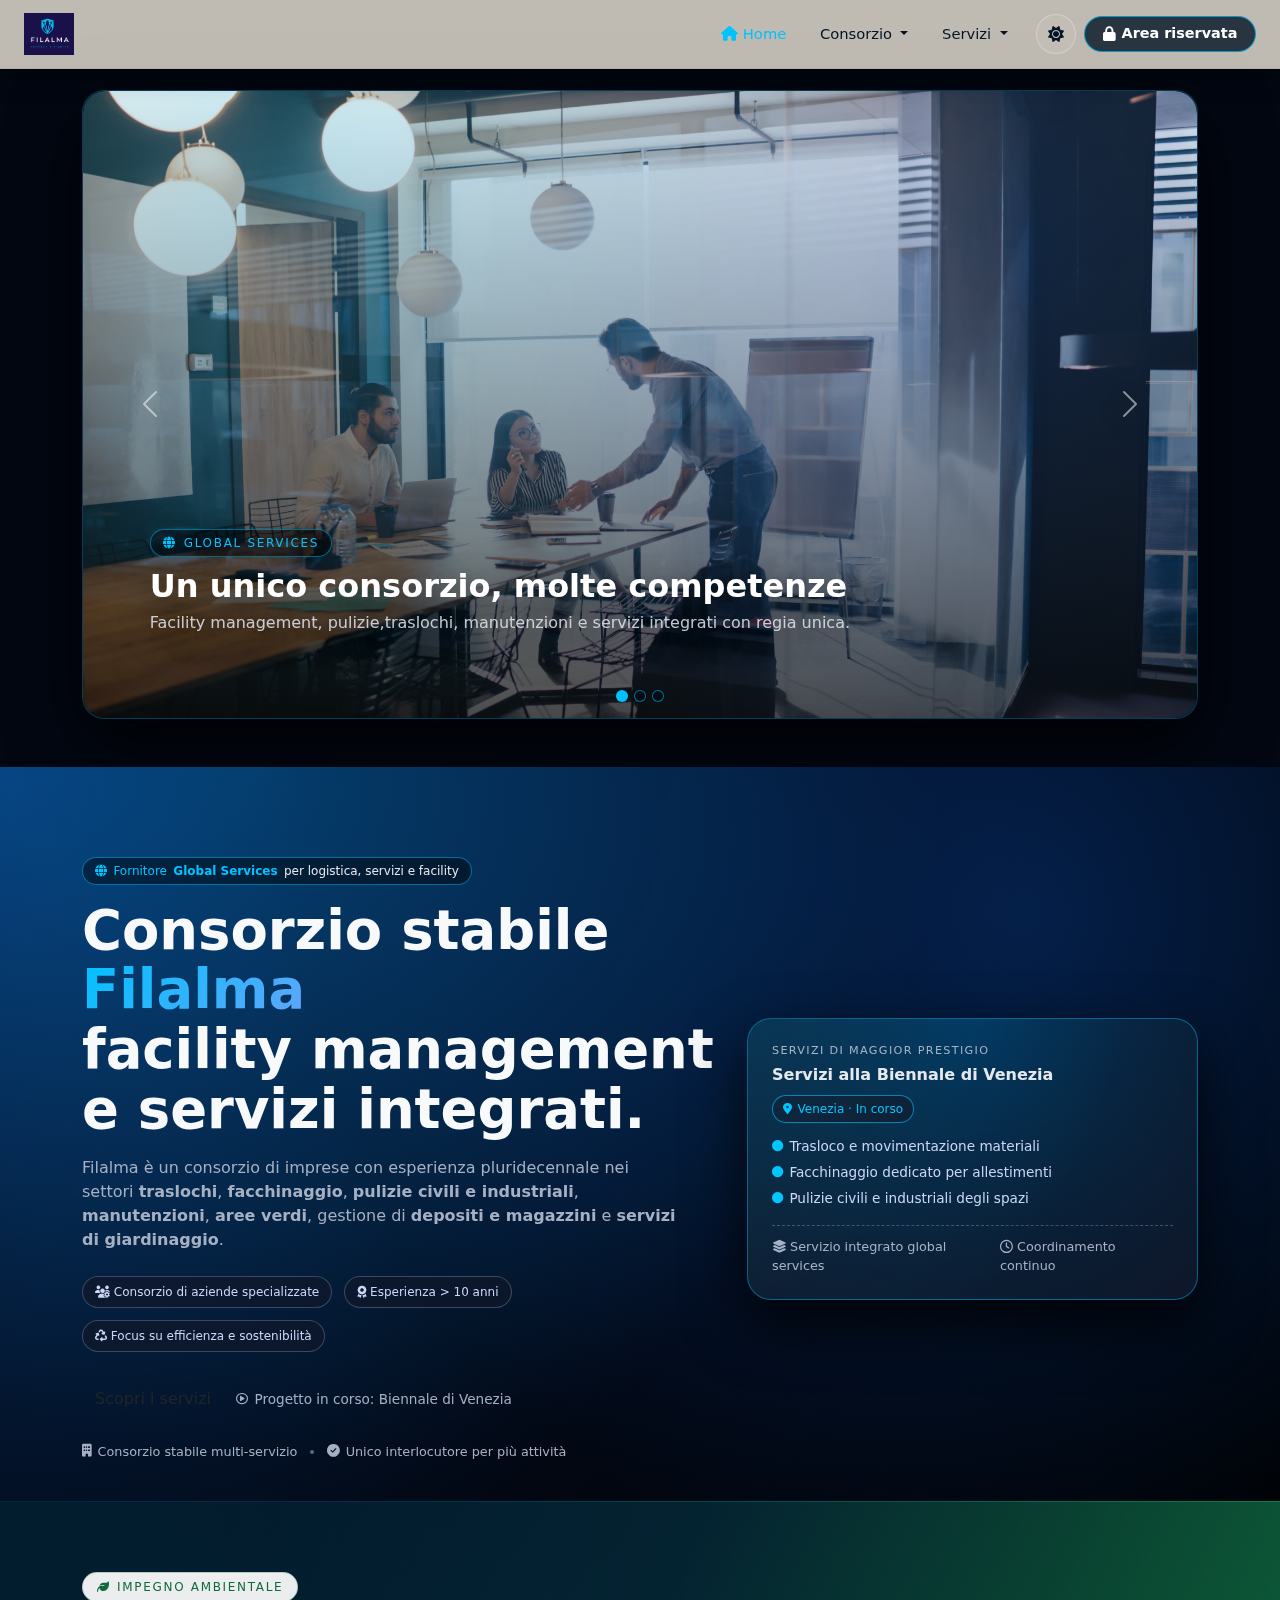
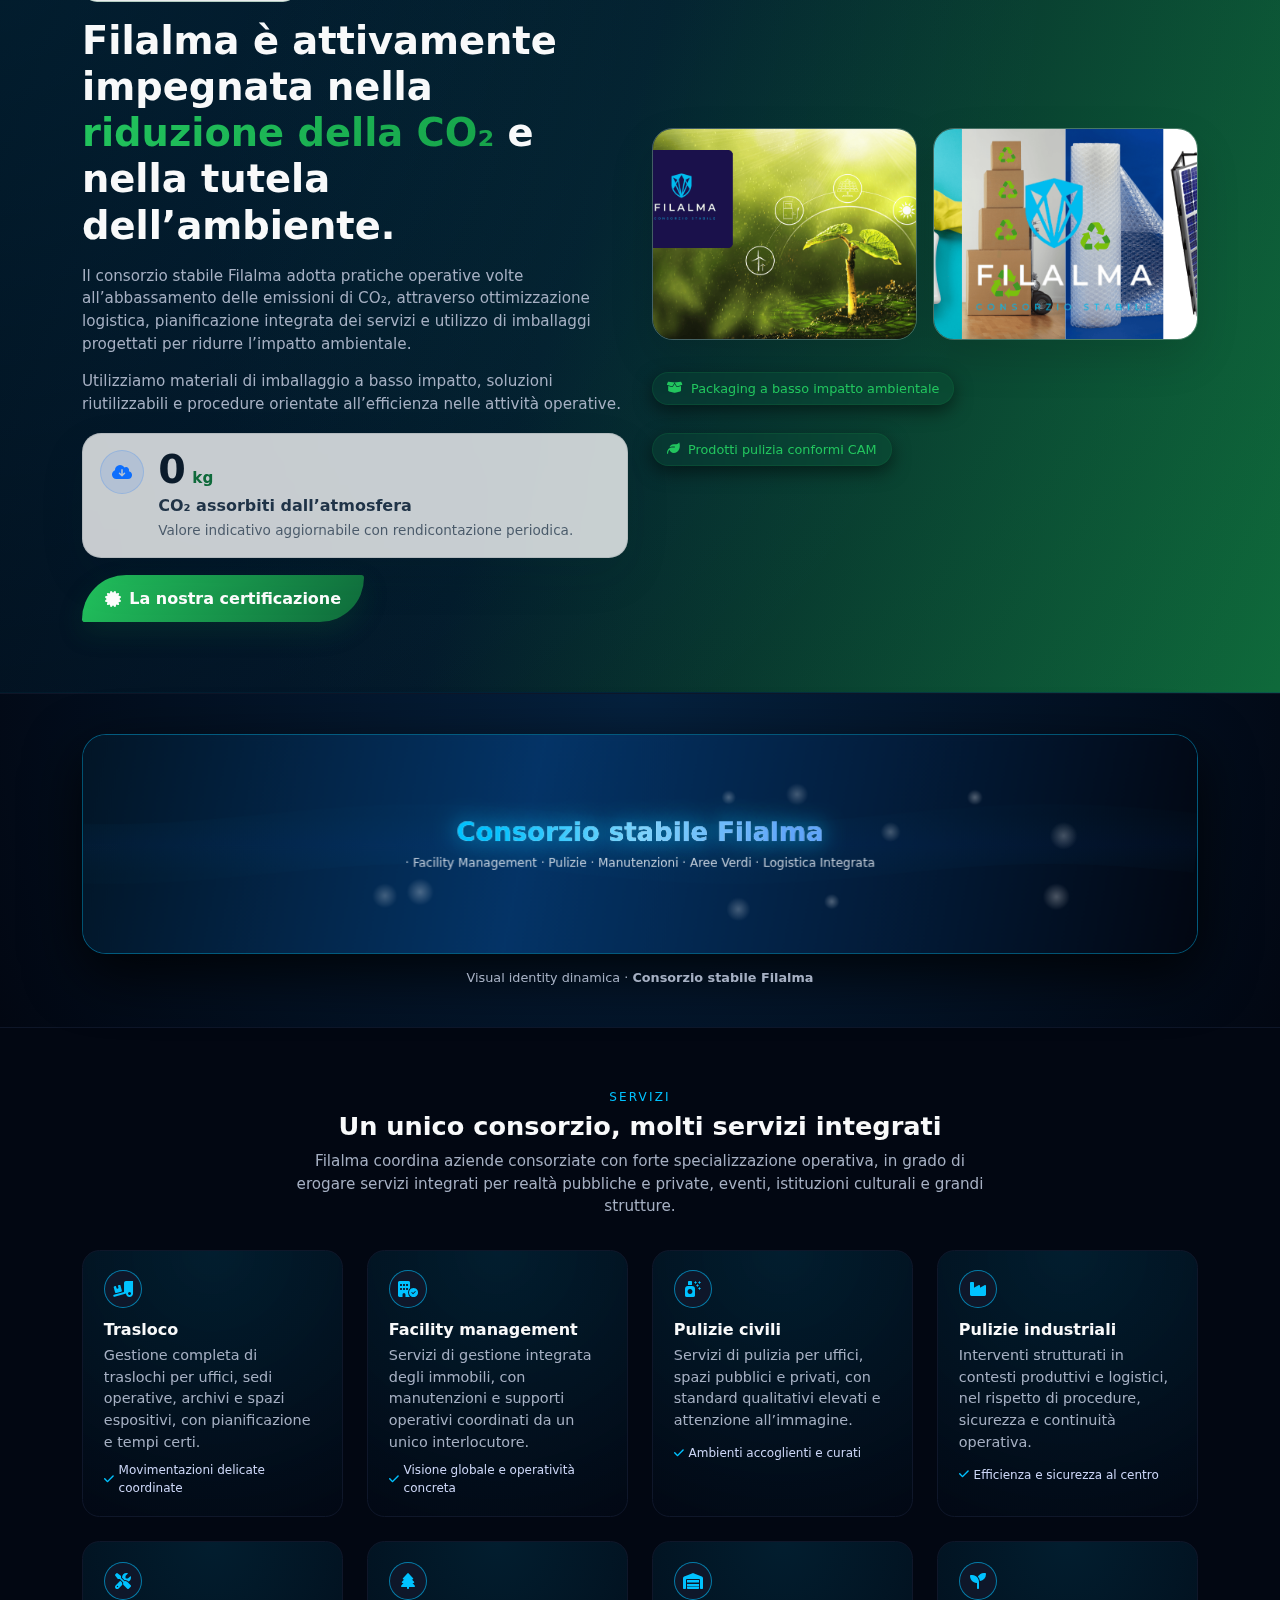
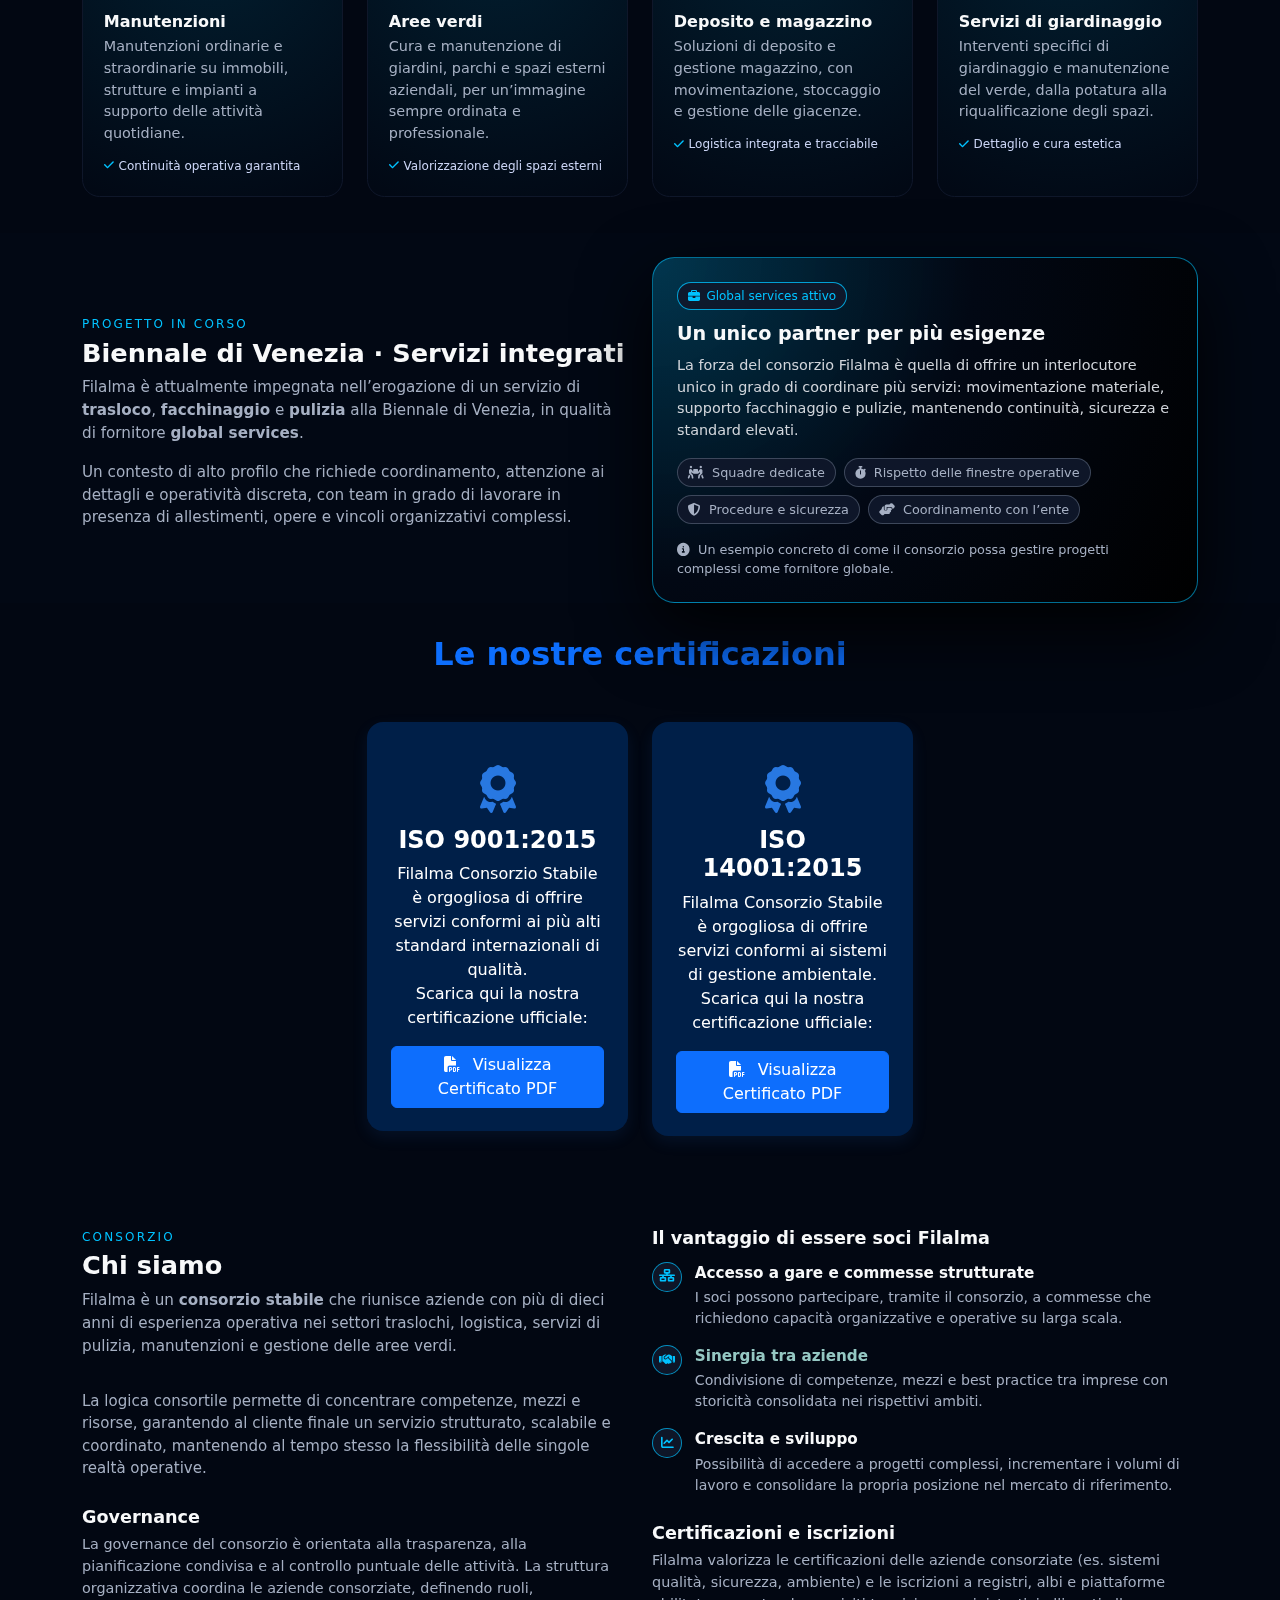
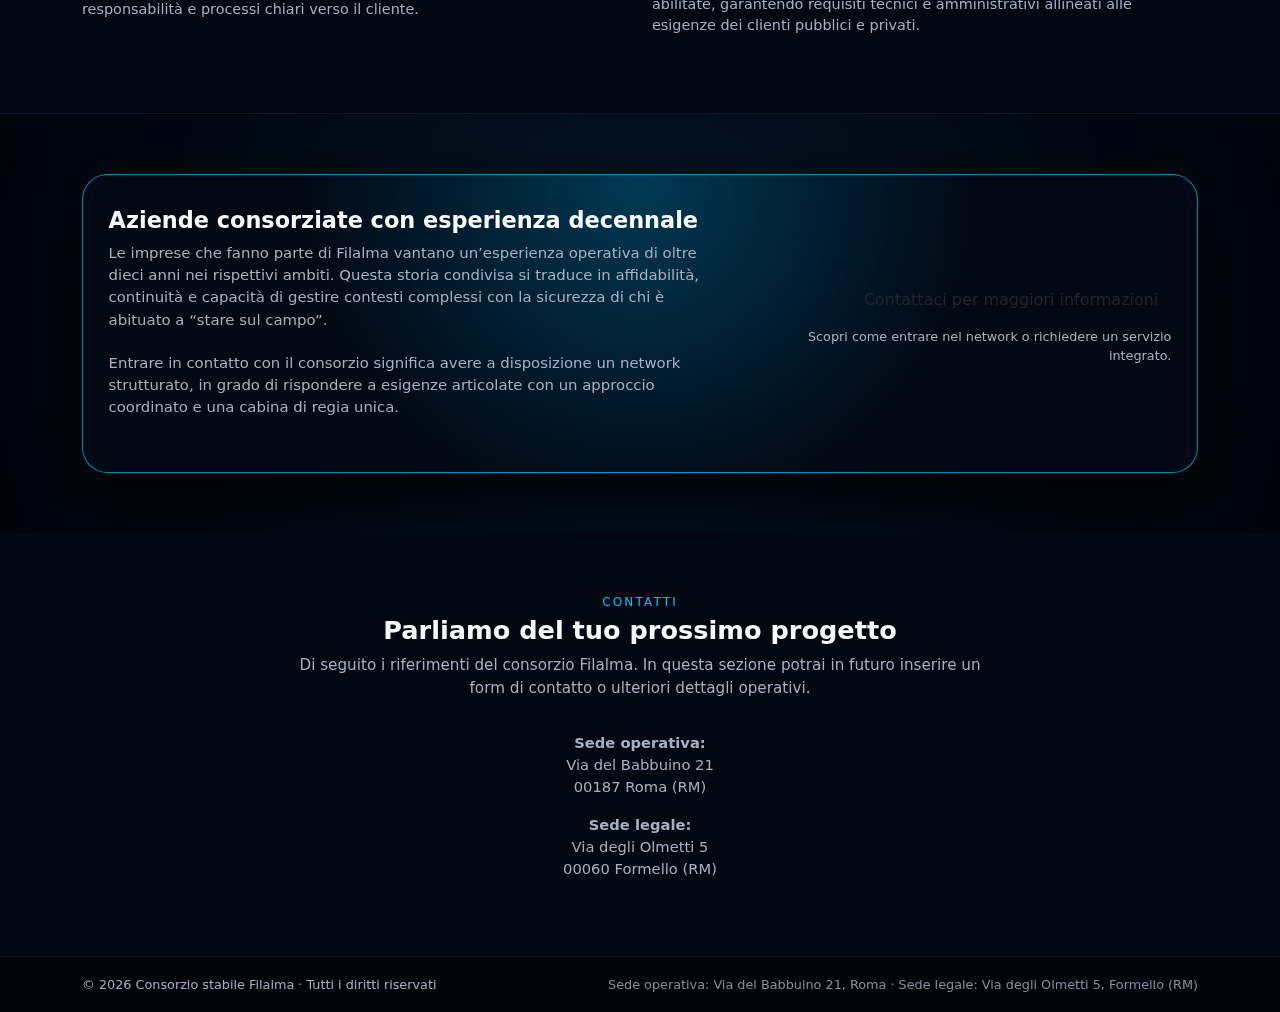
<file: index2.html>
<!DOCTYPE html>
<html lang="it">

<head>
  <meta charset="UTF-8">
  <title>Filalma - Consorzio Stabile Global Services</title>
  <meta name="viewport" content="width=device-width, initial-scale=1">

  <!-- Bootstrap 5 -->
  <link href="https://cdn.jsdelivr.net/npm/bootstrap@5.3.3/dist/css/bootstrap.min.css" rel="stylesheet">
  <!-- Icone (Font Awesome) -->
  <link rel="stylesheet" href="https://cdnjs.cloudflare.com/ajax/libs/font-awesome/6.5.1/css/all.min.css">
  <link rel="stylesheet" href="navbar.css">
  <link id="theme-light" rel="stylesheet" href="index2.light.css">
  <link id="theme-dark" rel="stylesheet" href="index2.css">
  <style>
    :root {
      --filalma-blue-dark: #031426;
      --filalma-blue: #0d6efd;
      --filalma-turquoise: #00c2ff;
      --filalma-text: #f8f9fa;
      --filalma-muted: #a6b0c3;
    }

    * {
      box-sizing: border-box;
    }

    body {
      font-family: system-ui, -apple-system, BlinkMacSystemFont, "Segoe UI", Roboto, sans-serif;
      background-color: #020712;
      color: var(--filalma-text);
      scroll-behavior: smooth;
    }

    a {
      text-decoration: none;
    }

    /* NAVBAR */
    /* .navbar {
      background: rgba(3, 20, 38, 0.95);
      backdrop-filter: blur(12px);
      box-shadow: 0 8px 24px rgba(0, 0, 0, 0.4);
    }

    .navbar-brand img {
      height: 44px;
      object-fit: contain;
    }

    .navbar-nav .nav-link {
      color: #ffffff;
      font-weight: 500;
      font-size: 0.95rem;
    }

    .navbar-nav .nav-link:hover,
    .navbar-nav .nav-link:focus,
    .navbar-nav .nav-link.active {
      color: var(--filalma-turquoise);
    }

    .navbar-toggler {
      border-radius: 999px;
      border: 1px solid rgba(255, 255, 255, 0.25);
      padding: 6px 10px;
    }

    .navbar-toggler:focus {
      box-shadow: 0 0 0 0.15rem rgba(0, 194, 255, 0.55);
    }

    .navbar-toggler-icon-custom {
      font-size: 1.15rem;
      color: #ffffff;
    }

    .btn-nav {
      border-radius: 999px;
      padding-inline: 1.1rem;
      font-weight: 600;
      font-size: 0.9rem;
    }

    .btn-home {
      border: 1px solid rgba(255,255,255,0.4);
      color: #ffffff;
      background: transparent;
    }

    .btn-home:hover {
      background: rgba(255,255,255,0.1);
      color: #ffffff;
    } */

    /* .btn-consorziate {
      background: linear-gradient(135deg, var(--filalma-blue), var(--filalma-turquoise));
      border: none;
      color: #ffffff;
      box-shadow: 0 6px 18px rgba(0, 194, 255, 0.4);
    }

    .btn-consorziate:hover {
      filter: brightness(1.06);
      box-shadow: 0 8px 24px rgba(0, 194, 255, 0.55);
      color: #ffffff;
    } */

    /* .offcanvas {
      background: #020814;
    }

    .offcanvas-header {
      border-bottom: 1px solid rgba(255,255,255,0.06);
    }

    .offcanvas-title {
      font-size: 1rem;
      color: #ffffff;
    }

    .dropdown-menu {
      background: #020814;
      border-radius: 0.75rem;
      border: 1px solid rgba(0,194,255,0.3);
      box-shadow: 0 18px 40px rgba(0, 0, 0, 0.7);
    }

    .dropdown-item {
      color: #e5e7eb;
      font-size: 0.9rem;
      padding-block: 0.45rem;
    }

    .dropdown-item:hover {
      background: rgba(13,110,253,0.15);
      color: #ffffff;
    } */

    /* HERO */
    .hero {
      position: relative;
      padding-top: 90px;
      padding-bottom: 40px;
      background: radial-gradient(circle at top left, #073b7a, #020712 60%, #000000);
      overflow: hidden;
    }

    .hero-overlay-blur {
      position: absolute;
      inset: 0;
      background: radial-gradient(circle at 20% 0, rgba(0, 194, 255, 0.12), transparent 55%),
        radial-gradient(circle at 80% 20%, rgba(13, 110, 253, 0.25), transparent 60%);
      pointer-events: none;
    }

    .hero-content {
      position: relative;
      z-index: 1;
    }

    .hero-kicker {
      display: inline-flex;
      align-items: center;
      gap: 0.4rem;
      border-radius: 999px;
      padding: 4px 12px;
      font-size: 0.75rem;
      background: rgba(0, 0, 0, 0.45);
      color: var(--filalma-turquoise);
      border: 1px solid rgba(0, 194, 255, 0.5);
      margin-bottom: 1rem;
    }

    .hero-kicker span {
      color: #e5e7eb;
    }

    .hero-title {
      font-size: clamp(2.1rem, 3.2vw + 1rem, 3.4rem);
      font-weight: 700;
      line-height: 1.1;
      margin-bottom: 1rem;
    }

    .hero-title span.accent {
      background: linear-gradient(135deg, #00c2ff, #60a5fa);
      -webkit-background-clip: text;
      background-clip: text;
      color: transparent;
    }

    .hero-subtitle {
      font-size: 1rem;
      max-width: 600px;
      color: var(--filalma-muted);
      margin-bottom: 1.5rem;
    }

    .hero-badges {
      display: flex;
      flex-wrap: wrap;
      gap: 0.75rem;
      margin-bottom: 1.75rem;
    }

    .hero-badge {
      padding: 6px 12px;
      border-radius: 999px;
      border: 1px solid rgba(148, 163, 184, 0.35);
      font-size: 0.75rem;
      color: #cbd5f5;
      background: rgba(15, 23, 42, 0.7);
    }

    .hero-cta {
      display: flex;
      flex-wrap: wrap;
      gap: 0.75rem;
      align-items: center;
      margin-bottom: 1.5rem;
    }

    .hero-secondary-link {
      display: inline-flex;
      align-items: center;
      gap: 0.4rem;
      font-size: 0.85rem;
      color: var(--filalma-muted);
    }

    .hero-secondary-link i {
      font-size: 0.75rem;
    }

    .hero-meta {
      font-size: 0.8rem;
      color: var(--filalma-muted);
      display: flex;
      flex-wrap: wrap;
      gap: 0.8rem;
      align-items: center;
    }

    .hero-meta-item {
      display: inline-flex;
      align-items: center;
      gap: 0.35rem;
    }

    .hero-meta-dot {
      width: 4px;
      height: 4px;
      border-radius: 999px;
      background: rgba(148, 163, 184, 0.6);
    }

    /* HERO RIGHT CARD */
    .hero-right-card {
      position: relative;
      background: radial-gradient(circle at top, rgba(0, 194, 255, 0.15), rgba(15, 23, 42, 1));
      border-radius: 1.5rem;
      border: 1px solid rgba(0, 194, 255, 0.45);
      padding: 1.5rem;
      overflow: hidden;
      box-shadow: 0 24px 60px rgba(0, 0, 0, 0.8);
      min-height: 260px;
    }

    .hero-right-card::before {
      content: "";
      position: absolute;
      inset: -40%;
      background: radial-gradient(circle at 0 0, rgba(0, 194, 255, 0.25), transparent 60%);
      opacity: 0.7;
      mix-blend-mode: screen;
      pointer-events: none;
    }

    .hero-right-label {
      font-size: 0.7rem;
      text-transform: uppercase;
      letter-spacing: 0.12em;
      color: var(--filalma-muted);
      margin-bottom: 0.25rem;
    }

    .hero-right-title {
      font-size: 1rem;
      font-weight: 600;
      margin-bottom: 0.5rem;
      color: #e5e7eb;
    }

    .hero-right-pill {
      display: inline-flex;
      align-items: center;
      gap: 0.35rem;
      font-size: 0.75rem;
      padding: 4px 10px;
      border-radius: 999px;
      background: rgba(15, 23, 42, 0.9);
      color: var(--filalma-turquoise);
      border: 1px solid rgba(0, 194, 255, 0.6);
      margin-bottom: 0.8rem;
    }

    .hero-right-list {
      list-style: none;
      padding-left: 0;
      margin-bottom: 1rem;
      font-size: 0.85rem;
      color: #cbd5f5;
    }

    .hero-right-list li {
      display: flex;
      align-items: center;
      gap: 0.4rem;
      margin-bottom: 0.35rem;
    }

    .hero-right-list i {
      font-size: 0.7rem;
      color: var(--filalma-turquoise);
    }

    .hero-right-footer {
      display: flex;
      justify-content: space-between;
      align-items: center;
      font-size: 0.8rem;
      color: var(--filalma-muted);
      border-top: 1px dashed rgba(148, 163, 184, 0.4);
      padding-top: 0.7rem;
      margin-top: 0.4rem;
    }

    /* CANVAS SECTION */
    .canvas-section {
      position: relative;
      background: radial-gradient(circle at top, #05213e, #020712);
      padding-block: 40px;
      border-top: 1px solid rgba(15, 23, 42, 0.9);
      border-bottom: 1px solid rgba(15, 23, 42, 0.9);
    }

    #filalmaCanvas {
      width: 100%;
      height: 220px;
      display: block;
      border-radius: 1.5rem;
      border: 1px solid rgba(0, 194, 255, 0.4);
      box-shadow: 0 20px 55px rgba(0, 0, 0, 0.8);
      background: radial-gradient(circle at 10% 0, #021526, #06162b 35%, #020712 100%);
    }

    .canvas-caption {
      margin-top: 0.9rem;
      font-size: 0.8rem;
      color: var(--filalma-muted);
      text-align: center;
    }

    /* GENERIC SECTION */
    .section {
      padding-block: 60px;
      background: #020712;
    }

    .section-alt {
      background: #020814;
    }

    .section-header {
      margin-bottom: 2rem;
      text-align: center;
    }

    .section-kicker {
      font-size: 0.75rem;
      text-transform: uppercase;
      letter-spacing: 0.18em;
      color: var(--filalma-turquoise);
      margin-bottom: 0.3rem;
    }

    .section-title {
      font-size: 1.6rem;
      font-weight: 600;
      margin-bottom: 0.5rem;
    }

    .section-subtitle {
      max-width: 700px;
      margin: 0 auto;
      color: var(--filalma-muted);
      font-size: 0.95rem;
    }

    /* CARDS SERVIZI */
    .service-card {
      background: radial-gradient(circle at top, rgba(0, 194, 255, 0.12), #020814);
      border-radius: 1.1rem;
      border: 1px solid rgba(15, 23, 42, 1);
      padding: 1.2rem 1.3rem;
      height: 100%;
      position: relative;
      overflow: hidden;
      transition: transform 0.25s ease, box-shadow 0.25s ease, border-color 0.25s ease, background 0.25s ease;
    }

    .service-card:hover {
      transform: translateY(-4px);
      border-color: rgba(0, 194, 255, 0.7);
      box-shadow: 0 18px 45px rgba(0, 0, 0, 0.85);
      background: radial-gradient(circle at top, rgba(0, 194, 255, 0.18), #020814);
    }

    .service-icon {
      width: 38px;
      height: 38px;
      border-radius: 999px;
      display: inline-flex;
      align-items: center;
      justify-content: center;
      background: rgba(15, 23, 42, 0.95);
      border: 1px solid rgba(0, 194, 255, 0.6);
      color: var(--filalma-turquoise);
      margin-bottom: 0.75rem;
      font-size: 1rem;
    }

    .service-title {
      font-size: 1rem;
      font-weight: 600;
      margin-bottom: 0.35rem;
    }

    .service-text {
      font-size: 0.9rem;
      color: var(--filalma-muted);
      margin-bottom: 0.5rem;
    }

    .service-tag {
      display: inline-flex;
      align-items: center;
      gap: 0.3rem;
      font-size: 0.75rem;
      color: #cbd5f5;
    }

    .service-tag i {
      font-size: 0.7rem;
      color: var(--filalma-turquoise);
    }

    /* BIENNALE SECTION */
    .biennale-card {
      background: radial-gradient(circle at top left, rgba(0, 194, 255, 0.25), #020814 50%, #000000 100%);
      border-radius: 1.4rem;
      border: 1px solid rgba(0, 194, 255, 0.55);
      padding: 1.5rem;
      box-shadow: 0 26px 70px rgba(0, 0, 0, 0.9);
      position: relative;
      overflow: hidden;
    }

    .biennale-badge {
      font-size: 0.75rem;
      display: inline-flex;
      align-items: center;
      gap: 0.4rem;
      padding: 4px 10px;
      border-radius: 999px;
      background: rgba(15, 23, 42, 0.9);
      border: 1px solid rgba(0, 194, 255, 0.8);
      color: var(--filalma-turquoise);
      margin-bottom: 0.8rem;
    }

    .biennale-title {
      font-size: 1.2rem;
      font-weight: 600;
      margin-bottom: 0.6rem;
    }

    .biennale-text {
      font-size: 0.9rem;
      color: #d1d5db;
      margin-bottom: 1rem;
    }

    .biennale-tags {
      display: flex;
      flex-wrap: wrap;
      gap: 0.5rem;
      margin-bottom: 1rem;
    }

    .biennale-tag {
      font-size: 0.8rem;
      padding: 4px 10px;
      border-radius: 999px;
      background: rgba(15, 23, 42, 0.95);
      color: var(--filalma-muted);
      border: 1px solid rgba(148, 163, 184, 0.35);
    }

    .biennale-meta {
      font-size: 0.8rem;
      color: var(--filalma-muted);
    }

    /* VANTAGGI SOCI */
    .benefit-item {
      display: flex;
      gap: 0.8rem;
      margin-bottom: 1rem;
    }

    .benefit-icon {
      width: 30px;
      height: 30px;
      border-radius: 999px;
      display: flex;
      align-items: center;
      justify-content: center;
      background: rgba(15, 23, 42, 0.95);
      border: 1px solid rgba(0, 194, 255, 0.7);
      color: var(--filalma-turquoise);
      font-size: 0.8rem;
      flex-shrink: 0;
    }

    .benefit-title {
      font-size: 0.95rem;
      font-weight: 600;
      margin-bottom: 0.15rem;
    }

    .benefit-text {
      font-size: 0.88rem;
      color: var(--filalma-muted);
    }

    /* CTA FINALE */
    .cta-section {
      padding-block: 60px;
      background: radial-gradient(circle at center, #031426, #01030a);
      border-top: 1px solid rgba(15, 23, 42, 1);
    }

    .cta-card {
      background: radial-gradient(circle at top, rgba(0, 194, 255, 0.23), #020814 55%);
      border-radius: 1.6rem;
      border: 1px solid rgba(0, 194, 255, 0.7);
      padding: 2rem 1.6rem;
      box-shadow: 0 32px 80px rgba(0, 0, 0, 0.9);
    }

    .cta-title {
      font-size: 1.4rem;
      font-weight: 600;
      margin-bottom: 0.5rem;
    }

    .cta-text {
      font-size: 0.93rem;
      color: var(--filalma-muted);
      margin-bottom: 1.3rem;
    }

    /* FOOTER */
    footer {
      padding-block: 18px;
      background: #02030a;
      font-size: 0.8rem;
      color: var(--filalma-muted);
      border-top: 1px solid rgba(15, 23, 42, 0.9);
    }

    @media (max-width: 767.98px) {
      .hero {
        padding-top: 80px;
        padding-bottom: 30px;
      }

      .hero-right-card {
        margin-top: 1.5rem;
      }

      #filalmaCanvas {
        height: 200px;
      }
    }

    .cert-card {
      background: #001f48;
      border-radius: 1rem;
      box-shadow: 0 6px 16px rgba(40, 120, 225, 0.10);
      padding: 2rem 1.5rem 1.4rem 1.5rem;
      text-align: center;
      transition: transform .22s, box-shadow .22s;
    }

    .cert-card:hover {
      transform: translateY(-4px) scale(1.02);
      box-shadow: 0 8px 24px rgba(40, 120, 225, 0.12);
    }

    .cert-badge {
      font-size: 3rem;
      color: #2878e1;
      margin-bottom: 1rem;
    }
  </style>
  <style>
    /* ===== TOP SLIDER ===== */
    .top-slider {
      margin-top: 10px;
      padding: 10px 0 0;
    }

    .top-carousel {
      border-radius: 1.4rem;
      overflow: hidden;
      border: 1px solid rgba(0, 194, 255, 0.30);
      box-shadow: 0 26px 70px rgba(0, 0, 0, 0.85);
      background: #020814;
      position: relative;
    }

    .top-carousel .carousel-inner {
      border-radius: 1.4rem;
    }

    .top-carousel img {
      object-fit: cover;
    }

    .carousel-overlay {
      position: absolute;
      inset: 0;
      background:
        radial-gradient(circle at 20% 15%, rgba(0, 194, 255, 0.18), transparent 55%),
        radial-gradient(circle at 80% 25%, rgba(13, 110, 253, 0.18), transparent 60%),
        linear-gradient(to top, rgba(0, 0, 0, 0.70), rgba(0, 0, 0, 0.05));
      pointer-events: none;
    }

    .top-carousel .carousel-caption {
      left: 6%;
      right: 6%;
      bottom: 10%;
      text-shadow: 0 10px 35px rgba(0, 0, 0, 0.75);
    }

    .cap-kicker {
      display: inline-flex;
      align-items: center;
      gap: .45rem;
      border-radius: 999px;
      padding: 4px 12px;
      font-size: .75rem;
      background: rgba(0, 0, 0, .45);
      color: var(--filalma-turquoise);
      border: 1px solid rgba(0, 194, 255, .5);
      text-transform: uppercase;
      letter-spacing: .14em;
      margin-bottom: .6rem;
    }

    .cap-title {
      font-size: clamp(1.25rem, 2vw + .9rem, 2rem);
      font-weight: 800;
      margin-bottom: .35rem;
    }

    .cap-text {
      color: rgba(226, 232, 240, 0.85);
      font-size: 1rem;
      max-width: 720px;
      margin: 0;
    }

    /* “premium” */
    .top-carousel .carousel-control-prev,
    .top-carousel .carousel-control-next {
      width: 12%;
    }

    .top-carousel .carousel-control-prev-icon,
    .top-carousel .carousel-control-next-icon {
      filter: drop-shadow(0 8px 18px rgba(0, 0, 0, 0.75));
    }

    /* indicatori più discreti */
    .top-carousel .carousel-indicators [data-bs-target] {
      width: 10px;
      height: 10px;
      border-radius: 999px;
      border: 1px solid rgba(0, 194, 255, 0.55);
      background: rgba(2, 8, 20, 0.6);
      opacity: 1;
    }

    .top-carousel .carousel-indicators .active {
      background: var(--filalma-turquoise);
    }

    */

    /* /* spacing: lo slider “stacca” dalla hero  */
    .join-hero {
      padding-top: 36px;
      /* prima era 44px  */
    }

    @media (max-width: 575.98px) {
      .top-slider {
        margin-top: 6px;
        padding-top: 6px;
      }

      .top-carousel {
        border-radius: 1.1rem;
      }

      .top-carousel .carousel-caption {
        bottom: 8%;
      }

      .cap-text {
        font-size: .95rem;
      }
    }
  </style>
</head>

<body>

  <!-- NAVBAR -->
  <nav>
    <div id="navbar-container"></div>
  </nav>
  <br>
  <br>

  <section class="top-slider" aria-label="Filalma highlights" style="margin-top: 2rem;">
    <div class="container">
      <div id="filalmaTopCarousel" class="carousel slide carousel-fade top-carousel" data-bs-ride="carousel"
        data-bs-interval="6500">
        <div class="carousel-indicators">
          <button type="button" data-bs-target="#filalmaTopCarousel" data-bs-slide-to="0" class="active"
            aria-current="true" aria-label="Slide 1"></button>
          <button type="button" data-bs-target="#filalmaTopCarousel" data-bs-slide-to="1" aria-label="Slide 2"></button>
          <button type="button" data-bs-target="#filalmaTopCarousel" data-bs-slide-to="2" aria-label="Slide 3"></button>
        </div>

        <div class="carousel-inner ratio ratio-16x9">
          <!-- SLIDE 1 -->
          <div class="carousel-item active">

            <img src="img/home2.webp" class="d-block w-100" alt="Filalma - Slide 1">

            <div class="carousel-overlay"></div>

            <div class="carousel-caption text-start">
              <div class="cap-kicker">
                <i class="fa-solid fa-globe"></i>
                Global Services
              </div>
              <h2 class="cap-title">Un unico consorzio, molte competenze</h2>
              <p class="cap-text d-none d-md-block">
                Facility management, pulizie,traslochi, manutenzioni e servizi integrati con regia unica.
              </p>
            </div>
          </div>

          <!-- SLIDE 2 -->
          <div class="carousel-item">
            <img src="img/consorzioHome.webp" class="d-block w-100" alt="Filalma - Slide 2">

            <div class="carousel-overlay"></div>

            <div class="carousel-caption text-start">
              <div class="cap-kicker">
                <i class="fa-solid fa-handshake-angle"></i>
                Network operativo
              </div>
              <h2 class="cap-title">Cresci nel network Filalma</h2>
              <p class="cap-text d-none d-md-block">
                Candidati per entrare nel consorzio e accedere a commesse strutturate e sinergie tra aziende.
              </p>
            </div>
          </div>
          <!-- SLIDE 3 -->
<div class="carousel-item">
  <img src="img/fila1.webp" class="d-block w-100" alt="Filalma - Slide 3">

  <div class="carousel-overlay"></div>

  <div class="carousel-caption d-flex justify-content-between align-items-end">
    <div class="text-start">
      <div class="cap-kicker">
        <i class="fa-solid fa-seedling"></i>
        Partnership
      </div>
      <h2 class="cap-title">Cresciamo insieme</h2>
      <p class="cap-text d-none d-md-block">
        Un network operativo pensato per aziende che vogliono scalare su commesse strutturate.
      </p>
    </div>

    <div class="text-end">
      <a href="diventaConsorziata.html" class="btn btn-primary btn-sm px-3 py-2 rounded-pill">
        Scopri di più <i class="fa-solid fa-arrow-right ms-1"></i>
      </a>
    </div>
  </div>
</div>
        </div>

        <button class="carousel-control-prev" type="button" data-bs-target="#filalmaTopCarousel" data-bs-slide="prev"
          aria-label="Slide precedente">
          <span class="carousel-control-prev-icon" aria-hidden="true"></span>
        </button>
        <button class="carousel-control-next" type="button" data-bs-target="#filalmaTopCarousel" data-bs-slide="next"
          aria-label="Slide successiva">
          <span class="carousel-control-next-icon" aria-hidden="true"></span>
        </button>
      </div>
    </div>
  </section>
  <br>
  <br>

  <!-- HERO -->
  <header id="top" class="hero">
    <div class="hero-overlay-blur"></div>
    <div class="container hero-content">
      <div class="row align-items-center">
        <div class="col-lg-7 mb-4 mb-lg-0">
          <div class="hero-kicker">
            <i class="fa-solid fa-globe"></i>
            Fornitore <strong>Global Services</strong>
            <span>per logistica, servizi e facility</span>
          </div>

          <h1 class="hero-title">
            Consorzio stabile <span class="accent">Filalma</span><br>
            facility management e servizi integrati.
          </h1>

          <p class="hero-subtitle">
            Filalma è un consorzio di imprese con esperienza pluridecennale nei settori
            <strong>traslochi</strong>, <strong>facchinaggio</strong>, <strong>pulizie civili e industriali</strong>,
            <strong>manutenzioni</strong>, <strong>aree verdi</strong>, gestione di <strong>depositi e
              magazzini</strong> e
            <strong>servizi di giardinaggio</strong>.
          </p>

          <div class="hero-badges">
            <div class="hero-badge"><i class="fa-solid fa-users-gear"></i> Consorzio di aziende specializzate</div>
            <div class="hero-badge"><i class="fa-solid fa-award"></i> Esperienza &gt; 10 anni</div>
            <div class="hero-badge"><i class="fa-solid fa-recycle"></i> Focus su efficienza e sostenibilità</div>
          </div>

          <div class="hero-cta">
            <a href="#servizi" class="btn btn-consorziate btn-nav">
              Scopri i servizi
            </a>
            <a href="#biennale" class="hero-secondary-link">
              <i class="fa-regular fa-circle-play"></i>
              Progetto in corso: Biennale di Venezia
            </a>
          </div>

          <div class="hero-meta">
            <div class="hero-meta-item">
              <i class="fa-solid fa-building"></i> Consorzio stabile multi-servizio
            </div>
            <span class="hero-meta-dot"></span>
            <div class="hero-meta-item">
              <i class="fa-solid fa-check-circle"></i> Unico interlocutore per più attività
            </div>
          </div>
        </div>

        <div class="col-lg-5">
          <div class="hero-right-card">
            <div class="hero-right-label">Servizi di maggior prestigio</div>
            <div class="hero-right-title">Servizi alla Biennale di Venezia</div>
            <div class="hero-right-pill">
              <i class="fa-solid fa-location-dot"></i>
              Venezia · In corso
            </div>

            <ul class="hero-right-list">
              <li><i class="fa-solid fa-circle"></i> Trasloco e movimentazione materiali</li>
              <li><i class="fa-solid fa-circle"></i> Facchinaggio dedicato per allestimenti</li>
              <li><i class="fa-solid fa-circle"></i> Pulizie civili e industriali degli spazi</li>
            </ul>

            <div class="hero-right-footer">
              <span><i class="fa-solid fa-layer-group"></i> Servizio integrato global services</span>
              <span><i class="fa-regular fa-clock"></i> Coordinamento continuo</span>
            </div>
          </div>
        </div>
      </div>
    </div>
  </header>
  <!-- GREEN & SUSTAINABILITY -->
<section class="green-section" id="green">
  <div class="container">
    <div class="row align-items-center g-4">

      <!-- TEXT -->
      <div class="col-lg-6">
        <div class="green-kicker">
          <i class="fa-solid fa-leaf"></i>
          Impegno ambientale
        </div>

        <h2 class="green-title">
          Filalma è attivamente impegnata nella
          <span>riduzione della CO₂</span>
          e nella tutela dell’ambiente.
        </h2>

        <p class="green-text">
          Il consorzio stabile Filalma adotta pratiche operative volte
          all’abbassamento delle emissioni di CO₂, attraverso ottimizzazione logistica,
          pianificazione integrata dei servizi e utilizzo di imballaggi progettati
          per ridurre l’impatto ambientale.
        </p>

        <p class="green-text">
          Utilizziamo materiali di imballaggio a basso impatto,
          soluzioni riutilizzabili e procedure orientate all’efficienza
          nelle attività operative.
        </p>

        <!-- COUNTER -->
        <div class="green-metric" aria-label="CO2 assorbita">
          <div class="metric-ico" aria-hidden="true">
            <i class="fa-solid fa-cloud-arrow-down"></i>
          </div>

          <div class="metric-body">
            <div class="metric-value">
              <span id="co2Counter" data-target="2900">0</span>
              <span class="metric-unit">kg</span>
            </div>
            <div class="metric-label">CO₂ assorbiti dall’atmosfera</div>
            <div class="metric-note">Valore indicativo aggiornabile con rendicontazione periodica.</div>
          </div>
        </div>

        <div class="green-cta">
          <a href="#certificazioni" class="btn-leaf">
            <i class="fa-solid fa-certificate me-2"></i>
            La nostra certificazione
          </a>
        </div>
      </div>

      <!-- IMAGES -->
      <div class="col-lg-6">
        <div class="green-media-grid">
          <div class="green-media">
            <img src="img/green1.webp" alt="Sostenibilità Filalma">
          </div>
          <div class="green-media">
            <img src="img/green2.webp" alt="Imballaggi sostenibili">
          </div>
        </div>
        <div class="green-badges">
          <div class="green-packaging-badge">
            <i class="fa-solid fa-box-open"></i>
            Packaging a basso impatto ambientale
          </div>
        
          <div class="green-packaging-badge green-cam-badge">
            <i class="fa-solid fa-leaf"></i>
            Prodotti pulizia conformi CAM
          </div>
        </div>
      </div>

    </div>
  </div>
</section>

  <!-- CANVAS ANIMATO -->
  <section class="canvas-section">
    <div class="container">
      <canvas id="filalmaCanvas"></canvas>
      <div class="canvas-caption">
        Visual identity dinamica · <strong>Consorzio stabile Filalma</strong>
      </div>
    </div>
  </section>

  <!-- SEZIONE SERVIZI -->
  <section id="servizi" class="section">
    <div class="container">
      <div class="section-header">
        <div class="section-kicker">Servizi</div>
        <h2 class="section-title">Un unico consorzio, molti servizi integrati</h2>
        <p class="section-subtitle">
          Filalma coordina aziende consorziate con forte specializzazione operativa, in grado di erogare
          servizi integrati per realtà pubbliche e private, eventi, istituzioni culturali e grandi strutture.
        </p>
      </div>

      <div class="row g-4">
        <!-- Trasloco -->
        <div class="col-md-6 col-lg-3">
          <div class="service-card">
            <div class="service-icon"><i class="fa-solid fa-truck-ramp-box"></i></div>
            <h3 class="service-title">Trasloco</h3>
            <p class="service-text">
              Gestione completa di traslochi per uffici, sedi operative, archivi e spazi espositivi,
              con pianificazione e tempi certi.
            </p>
            <div class="service-tag">
              <i class="fa-solid fa-check"></i> Movimentazioni delicate coordinate
            </div>
          </div>
        </div>

        <!-- Facility management -->
        <div class="col-md-6 col-lg-3">
          <div class="service-card">
            <div class="service-icon"><i class="fa-solid fa-building-circle-check"></i></div>
            <h3 class="service-title">Facility management</h3>
            <p class="service-text">
              Servizi di gestione integrata degli immobili, con manutenzioni e supporti operativi
              coordinati da un unico interlocutore.
            </p>
            <div class="service-tag">
              <i class="fa-solid fa-check"></i> Visione globale e operatività concreta
            </div>
          </div>
        </div>

        <!-- Pulizie civili -->
        <div class="col-md-6 col-lg-3">
          <div class="service-card">
            <div class="service-icon"><i class="fa-solid fa-spray-can-sparkles"></i></div>
            <h3 class="service-title">Pulizie civili</h3>
            <p class="service-text">
              Servizi di pulizia per uffici, spazi pubblici e privati, con standard qualitativi
              elevati e attenzione all’immagine.
            </p>
            <div class="service-tag">
              <i class="fa-solid fa-check"></i> Ambienti accoglienti e curati
            </div>
          </div>
        </div>

        <!-- Pulizie industriali -->
        <div class="col-md-6 col-lg-3">
          <div class="service-card">
            <div class="service-icon"><i class="fa-solid fa-industry"></i></div>
            <h3 class="service-title">Pulizie industriali</h3>
            <p class="service-text">
              Interventi strutturati in contesti produttivi e logistici, nel rispetto di
              procedure, sicurezza e continuità operativa.
            </p>
            <div class="service-tag">
              <i class="fa-solid fa-check"></i> Efficienza e sicurezza al centro
            </div>
          </div>
        </div>

        <!-- Manutenzioni -->
        <div class="col-md-6 col-lg-3">
          <div class="service-card">
            <div class="service-icon"><i class="fa-solid fa-screwdriver-wrench"></i></div>
            <h3 class="service-title">Manutenzioni</h3>
            <p class="service-text">
              Manutenzioni ordinarie e straordinarie su immobili, strutture e impianti
              a supporto delle attività quotidiane.
            </p>
            <div class="service-tag">
              <i class="fa-solid fa-check"></i> Continuità operativa garantita
            </div>
          </div>
        </div>

        <!-- Aree verdi -->
        <div class="col-md-6 col-lg-3">
          <div class="service-card">
            <div class="service-icon"><i class="fa-solid fa-tree"></i></div>
            <h3 class="service-title">Aree verdi</h3>
            <p class="service-text">
              Cura e manutenzione di giardini, parchi e spazi esterni aziendali, per un’immagine
              sempre ordinata e professionale.
            </p>
            <div class="service-tag">
              <i class="fa-solid fa-check"></i> Valorizzazione degli spazi esterni
            </div>
          </div>
        </div>

        <!-- Deposito -->
        <div class="col-md-6 col-lg-3">
          <div class="service-card">
            <div class="service-icon"><i class="fa-solid fa-warehouse"></i></div>
            <h3 class="service-title">Deposito e magazzino</h3>
            <p class="service-text">
              Soluzioni di deposito e gestione magazzino, con movimentazione, stoccaggio
              e gestione delle giacenze.
            </p>
            <div class="service-tag">
              <i class="fa-solid fa-check"></i> Logistica integrata e tracciabile
            </div>
          </div>
        </div>

        <!-- Servizi di giardinaggio -->
        <div class="col-md-6 col-lg-3">
          <div class="service-card">
            <div class="service-icon"><i class="fa-solid fa-seedling"></i></div>
            <h3 class="service-title">Servizi di giardinaggio</h3>
            <p class="service-text">
              Interventi specifici di giardinaggio e manutenzione del verde,
              dalla potatura alla riqualificazione degli spazi.
            </p>
            <div class="service-tag">
              <i class="fa-solid fa-check"></i> Dettaglio e cura estetica
            </div>
          </div>
        </div>
      </div>
    </div>
  </section>

  <!-- BIENNALE DI VENEZIA -->
  <section id="biennale" class="section-alt">
    <div class="container">
      <div class="row align-items-center g-4">
        <div class="col-lg-6">
          <div class="section-header text-start mb-3">
            <div class="section-kicker">Progetto in corso</div>
            <h2 class="section-title">Biennale di Venezia · Servizi integrati</h2>
            <p class="section-subtitle text-start">
              Filalma è attualmente impegnata nell’erogazione di un servizio di
              <strong>trasloco</strong>, <strong>facchinaggio</strong> e <strong>pulizia</strong>
              alla Biennale di Venezia, in qualità di fornitore <strong>global services</strong>.
            </p>
          </div>
          <p style="color: var(--filalma-muted); font-size:0.95rem;">
            Un contesto di alto profilo che richiede coordinamento, attenzione ai dettagli e
            operatività discreta, con team in grado di lavorare in presenza di allestimenti,
            opere e vincoli organizzativi complessi.
          </p>
        </div>

        <div class="col-lg-6">
          <div class="biennale-card">
            <div class="biennale-badge">
              <i class="fa-solid fa-briefcase"></i> Global services attivo
            </div>
            <h3 class="biennale-title">Un unico partner per più esigenze</h3>
            <p class="biennale-text">
              La forza del consorzio Filalma è quella di offrire un interlocutore unico in grado di coordinare
              più servizi: movimentazione materiale, supporto facchinaggio e pulizie, mantenendo continuità,
              sicurezza e standard elevati.
            </p>

            <div class="biennale-tags">
              <span class="biennale-tag"><i class="fa-solid fa-people-carry-box me-1"></i> Squadre dedicate</span>
              <span class="biennale-tag"><i class="fa-solid fa-stopwatch me-1"></i> Rispetto delle finestre
                operative</span>
              <span class="biennale-tag"><i class="fa-solid fa-shield-halved me-1"></i> Procedure e sicurezza</span>
              <span class="biennale-tag"><i class="fa-solid fa-handshake-angle me-1"></i> Coordinamento con
                l’ente</span>
            </div>

            <div class="biennale-meta">
              <i class="fa-solid fa-circle-info me-1"></i>
              Un esempio concreto di come il consorzio possa gestire progetti complessi come fornitore globale.
            </div>
          </div>
        </div>
      </div>
    </div>
  </section>
  
    <section class="cert-section" id="certificazioni" style="color: rgb(255, 255, 255);">
      <div class="container" style="padding-bottom: 2rem;">
        <h2 class="fw-bold text-center mb-5 text-primary" style="padding-top: 2rem;">Le nostre certificazioni</h2>

        <div class="row g-4 justify-content-center">

          <div class="col-12 col-sm-6 col-lg-3">
            <div class="cert-card animate__animated animate__fadeIn">
              <span class="cert-badge"><i class="fa-solid fa-award"></i></span>
              <h4 class="fw-bold mb-2">ISO 9001:2015</h4>
              <p class="mb-3">
                Filalma Consorzio Stabile è orgogliosa di offrire servizi conformi ai più alti standard internazionali
                di qualità.<br>
                Scarica qui la nostra certificazione ufficiale:
              </p>
              <a href="/pdf/SAI SERVICE SRL ISO 9001_URS.pdf" class="btn btn-primary" target="_blank">
                <i class="fa-solid fa-file-pdf me-2"></i> Visualizza Certificato PDF
              </a>
            </div>
          </div>

          <div class="col-12 col-sm-6 col-lg-3">
            <div class="cert-card animate__animated animate__fadeIn">
              <span class="cert-badge"><i class="fa-solid fa-award"></i></span>
              <h4 class="fw-bold mb-2">ISO 14001:2015</h4>
              <p class="mb-3">
                Filalma Consorzio Stabile è orgogliosa di offrire servizi conformi ai sistemi di gestione
                ambientale.<br>
                Scarica qui la nostra certificazione ufficiale:
              </p>
              <a href="/pdf/SAI SERVICE SRL ISO 14001_URS.pdf" class="btn btn-primary" target="_blank">
                <i class="fa-solid fa-file-pdf me-2"></i> Visualizza Certificato PDF
              </a>
            </div>
          </div>

          <!-- Aggiungi qui altre card -->

        </div>
      </div>
    </section>


    <!-- CHI SIAMO / GOVERNANCE / VANTAGGIO SOCI / CERTIFICAZIONI -->
    <section id="chi-siamo" class="section">
      <div class="container">
        <div class="row g-4">
          <div class="col-lg-6">
            <div class="section-header text-start">
              <div class="section-kicker">Consorzio</div>
              <h2 class="section-title">Chi siamo</h2>
              <p class="section-subtitle text-start">
                Filalma è un <strong>consorzio stabile</strong> che riunisce aziende con più di dieci anni
                di esperienza operativa nei settori traslochi, logistica, servizi di pulizia, manutenzioni
                e gestione delle aree verdi.
              </p>
            </div>

            <p style="color: var(--filalma-muted); font-size:0.94rem;">
              La logica consortile permette di concentrare competenze, mezzi e risorse, garantendo
              al cliente finale un servizio strutturato, scalabile e coordinato, mantenendo al tempo stesso
              la flessibilità delle singole realtà operative.
            </p>

            <section id="governance" style="margin-top: 1.7rem;">
              <h3 style="font-size:1.1rem; font-weight:600; margin-bottom:0.4rem;">Governance</h3>
              <p style="color: var(--filalma-muted); font-size:0.9rem;">
                La governance del consorzio è orientata alla trasparenza, alla pianificazione condivisa e al controllo
                puntuale delle attività. La struttura organizzativa coordina le aziende consorziate, definendo ruoli,
                responsabilità e processi chiari verso il cliente.
              </p>
            </section>
          </div>

          <div class="col-lg-6">
            <section id="vantaggio-soci">
              <h3 style="font-size:1.1rem; font-weight:600; margin-bottom:0.8rem;">Il vantaggio di essere soci Filalma
              </h3>

              <div class="benefit-item">
                <div class="benefit-icon"><i class="fa-solid fa-network-wired"></i></div>
                <div>
                  <div class="benefit-title">Accesso a gare e commesse strutturate</div>
                  <div class="benefit-text">
                    I soci possono partecipare, tramite il consorzio, a commesse che richiedono
                    capacità organizzative e operative su larga scala.
                  </div>
                </div>
              </div>

              <div class="benefit-item">
                <div class="benefit-icon"><i class="fa-solid fa-handshake"></i></div>
                <div>
                  <div class="benefit-title" style="color: #95c8c3;">Sinergia tra aziende</div>
                  <div class="benefit-text">
                    Condivisione di competenze, mezzi e best practice tra imprese con storicità
                    consolidata nei rispettivi ambiti.
                  </div>
                </div>
              </div>

              <div class="benefit-item">
                <div class="benefit-icon"><i class="fa-solid fa-chart-line"></i></div>
                <div>
                  <div class="benefit-title">Crescita e sviluppo</div>
                  <div class="benefit-text">
                    Possibilità di accedere a progetti complessi, incrementare i volumi di lavoro e
                    consolidare la propria posizione nel mercato di riferimento.
                  </div>
                </div>
              </div>
            </section>

            <section id="certificazioni" style="margin-top: 1.7rem;">
              <h3 style="font-size:1.1rem; font-weight:600; margin-bottom:0.4rem;">Certificazioni e iscrizioni</h3>
              <p style="color: var(--filalma-muted); font-size:0.9rem;">
                Filalma valorizza le certificazioni delle aziende consorziate (es. sistemi qualità, sicurezza, ambiente)
                e le iscrizioni a registri, albi e piattaforme abilitate, garantendo requisiti tecnici e amministrativi
                allineati alle esigenze dei clienti pubblici e privati.
              </p>
            </section>
          </div>
        </div>
      </div>
    </section>

    <!-- CONSORZIATE -->
    <section id="consorziate" class="cta-section">
      <div class="container">
        <div class="cta-card">
          <div class="row align-items-center g-4">
            <div class="col-lg-7">
              <h2 class="cta-title">Aziende consorziate con esperienza decennale</h2>
              <p class="cta-text">
                Le imprese che fanno parte di Filalma vantano un’esperienza operativa di oltre dieci anni
                nei rispettivi ambiti. Questa storia condivisa si traduce in affidabilità, continuità e capacità
                di gestire contesti complessi con la sicurezza di chi è abituato a “stare sul campo”.
              </p>
              <p class="cta-text">
                Entrare in contatto con il consorzio significa avere a disposizione un network strutturato,
                in grado di rispondere a esigenze articolate con un approccio coordinato e una cabina di regia unica.
              </p>
            </div>
            <div class="col-lg-5 text-lg-end text-center">
              <a href="#contatti" class="btn btn-consorziate btn-nav">
                Contattaci per maggiori informazioni
              </a>
              <p class="mt-2 mb-0" style="font-size:0.8rem; color:var(--filalma-muted);">
                Scopri come entrare nel network o richiedere un servizio integrato.
              </p>
            </div>
          </div>
        </div>
      </div>
    </section>

    <!-- CONTATTI -->
    <section id="contatti" class="section">
      <div class="container text-center">
        <div class="section-header">
          <div class="section-kicker">Contatti</div>
          <h2 class="section-title">Parliamo del tuo prossimo progetto</h2>
          <p class="section-subtitle">
            Di seguito i riferimenti del consorzio Filalma. In questa sezione potrai in futuro
            inserire un form di contatto o ulteriori dettagli operativi.
          </p>
        </div>

        <div class="row justify-content-center">
          <div class="col-md-6">
            <p style="font-size:0.92rem; color:var(--filalma-muted);">
              <strong>Sede operativa:</strong><br>
              Via del Babbuino 21<br>
              00187 Roma (RM)
            </p>
            <p style="font-size:0.92rem; color:var(--filalma-muted);">
              <strong>Sede legale:</strong><br>
              Via degli Olmetti 5<br>
              00060 Formello (RM)
            </p>
          </div>
        </div>
      </div>
    </section>

    <!-- FOOTER -->
    <footer>
      <div class="container d-flex flex-column flex-md-row justify-content-between align-items-center gap-2">
        <span>© <span id="year"></span> Consorzio stabile Filalma · Tutti i diritti riservati</span>
        <span style="opacity:0.8;">
          Sede operativa: Via del Babbuino 21, Roma · Sede legale: Via degli Olmetti 5, Formello (RM)
        </span>
      </div>
    </footer>

    <!-- JS: Bootstrap + Canvas -->
    <script src="https://cdn.jsdelivr.net/npm/bootstrap@5.3.3/dist/js/bootstrap.bundle.min.js"></script>
    <script src="navbar.js"></script>
    <script>
      // Anno dinamico
      // Anno dinamico
      document.getElementById('year').textContent = new Date().getFullYear();

      // Canvas animato "Consorzio stabile Filalma" senza bordi bianchi
      (function () {
        const canvas = document.getElementById('filalmaCanvas');
        if (!canvas) return;

        const ctx = canvas.getContext('2d');
        let dpr = window.devicePixelRatio || 1;

        function resizeCanvas() {
          const rect = canvas.getBoundingClientRect();
          dpr = window.devicePixelRatio || 1;

          // dimensione reale del canvas in pixel
          canvas.width = rect.width * dpr;
          canvas.height = rect.height * dpr;

          // sistema di coordinate "normale"
          ctx.setTransform(dpr, 0, 0, dpr, 0, 0);
        }

        resizeCanvas();
        window.addEventListener('resize', resizeCanvas);

        const particles = [];
        const particleCount = 10;

        for (let i = 0; i < particleCount; i++) {
          particles.push({
            x: 0.1 + Math.random() * 0.8,  // evito da subito i bordi
            y: 0.1 + Math.random() * 0.8,
            r: 2 + Math.random() * 3,
            speedX: (Math.random() - 0.5) * 0.003,
            speedY: (Math.random() - 0.5) * 0.003,
            alpha: 0.25 + Math.random() * 0.08
          });
        }

        function draw() {
          const w = canvas.width / dpr;
          const h = canvas.height / dpr;

          // pulisco TUTTA l'area del canvas
          ctx.clearRect(0, 0, w, h);

          // sfondo pieno (nessun "buco" ai bordi)
          const gradient = ctx.createLinearGradient(0, 0, w, h);
          gradient.addColorStop(0, "#021526");
          gradient.addColorStop(0.4, "#043467");
          gradient.addColorStop(1, "#020712");
          ctx.fillStyle = gradient;
          ctx.fillRect(0, 0, w, h);

          // onde leggere
          ctx.globalAlpha = 0.12;
          ctx.beginPath();
          for (let x = 0; x <= w; x += 4) {
            const y = h / 2 + Math.sin(x * 0.01 + Date.now() * 0.001) * 10;
            ctx.lineTo(x, y);
          }
          ctx.lineWidth = 60;
          const waveGrad = ctx.createLinearGradient(0, h / 2 - 30, 0, h / 2 + 30);
          waveGrad.addColorStop(0, "rgba(0,194,255,0.1)");
          waveGrad.addColorStop(0.5, "rgba(13,110,253,0.4)");
          waveGrad.addColorStop(1, "rgba(0,194,255,0.1)");
          ctx.strokeStyle = waveGrad;
          ctx.stroke();
          ctx.globalAlpha = 1;

          // particelle con margine interno consistente per evitare contatto visivo coi bordi
          const margin = 0.08; // 8% di margine su tutti i lati

          particles.forEach(p => {
            p.x += p.speedX;
            p.y += p.speedY;

            // rimbalzo con margine
            if (p.x < margin) {
              p.x = margin;
              p.speedX *= -1;
            }
            if (p.x > 1 - margin) {
              p.x = 1 - margin;
              p.speedX *= -1;
            }
            if (p.y < margin) {
              p.y = margin;
              p.speedY *= -1;
            }
            if (p.y > 1 - margin) {
              p.y = 1 - margin;
              p.speedY *= -1;
            }

            const px = p.x * w;
            const py = p.y * h;

            // glow più contenuto per non "sbordare"
            const radius = p.r * 3;
            const radGrad = ctx.createRadialGradient(px, py, 0, px, py, radius);
            radGrad.addColorStop(0, "rgba(255,255,255," + p.alpha + ")");
            radGrad.addColorStop(1, "rgba(255,255,255,0)");
            ctx.fillStyle = radGrad;
            ctx.beginPath();
            ctx.arc(px, py, radius, 0, Math.PI * 2);
            ctx.fill();
          });

          // testo centrale
          const textMain = "Consorzio stabile Filalma";
          const textSub = "· Facility Management · Pulizie · Manutenzioni · Aree Verdi · Logistica Integrata";

          ctx.textAlign = "center";
          ctx.textBaseline = "middle";

          // glow esterno
          ctx.font = "700 26px system-ui";
          ctx.shadowColor = "rgba(0, 194, 255, 0.9)";
          ctx.shadowBlur = 22;
          ctx.fillStyle = "#e5f4ff";
          ctx.fillText(textMain, w / 2, h / 2 - 10);

          // testo principale senza ombra
          ctx.shadowBlur = 0;
          const mainGrad = ctx.createLinearGradient(w / 2 - 150, h / 2 - 20, w / 2 + 150, h / 2 + 10);
          mainGrad.addColorStop(0, "#00c2ff");
          mainGrad.addColorStop(0.5, "#7dd3fc");
          mainGrad.addColorStop(1, "#60a5fa");
          ctx.fillStyle = mainGrad;
          ctx.fillText(textMain, w / 2, h / 2 - 10);

          // sottotitolo
          ctx.font = "400 12px system-ui";
          ctx.fillStyle = "rgba(226,232,240,0.85)";
          ctx.fillText(textSub, w / 2, h / 2 + 20);

          requestAnimationFrame(draw);
        }

        draw();
      })();

      
  (function(){
    const section = document.querySelector('.green-section');
    const counterEl = document.getElementById('co2Counter');
    if(!section || !counterEl) return;

    const target = parseInt(counterEl.dataset.target || "2900", 10);
    let started = false;

    function animateCounter(){
  const duration = 2800;
  const start = 0;
  const startTime = performance.now();

  function tick(now){
    const elapsed = now - startTime;
    const t = Math.min(elapsed / duration, 1);

    const eased = 1 - Math.pow(1 - t, 4);

    const value = Math.round(start + (target - start) * eased);

    counterEl.textContent = value.toLocaleString('it-IT');

    if(t < 1){
      requestAnimationFrame(tick);
    } else {
      // attiva pulse glow finale
      counterEl.classList.add("co2-pulse");

      // rimuove classe dopo animazione
      setTimeout(()=>{
        counterEl.classList.remove("co2-pulse");
      }, 1200);
    }
  }

  requestAnimationFrame(tick);
}

    const obs = new IntersectionObserver((entries)=>{
      entries.forEach(entry=>{
        if(entry.isIntersecting && !started){
          started = true;
          animateCounter();
          obs.disconnect();
        }
      });
    }, { threshold: 0.35 });

    obs.observe(section);
  })();

    </script>
</body>

</html>
</file>
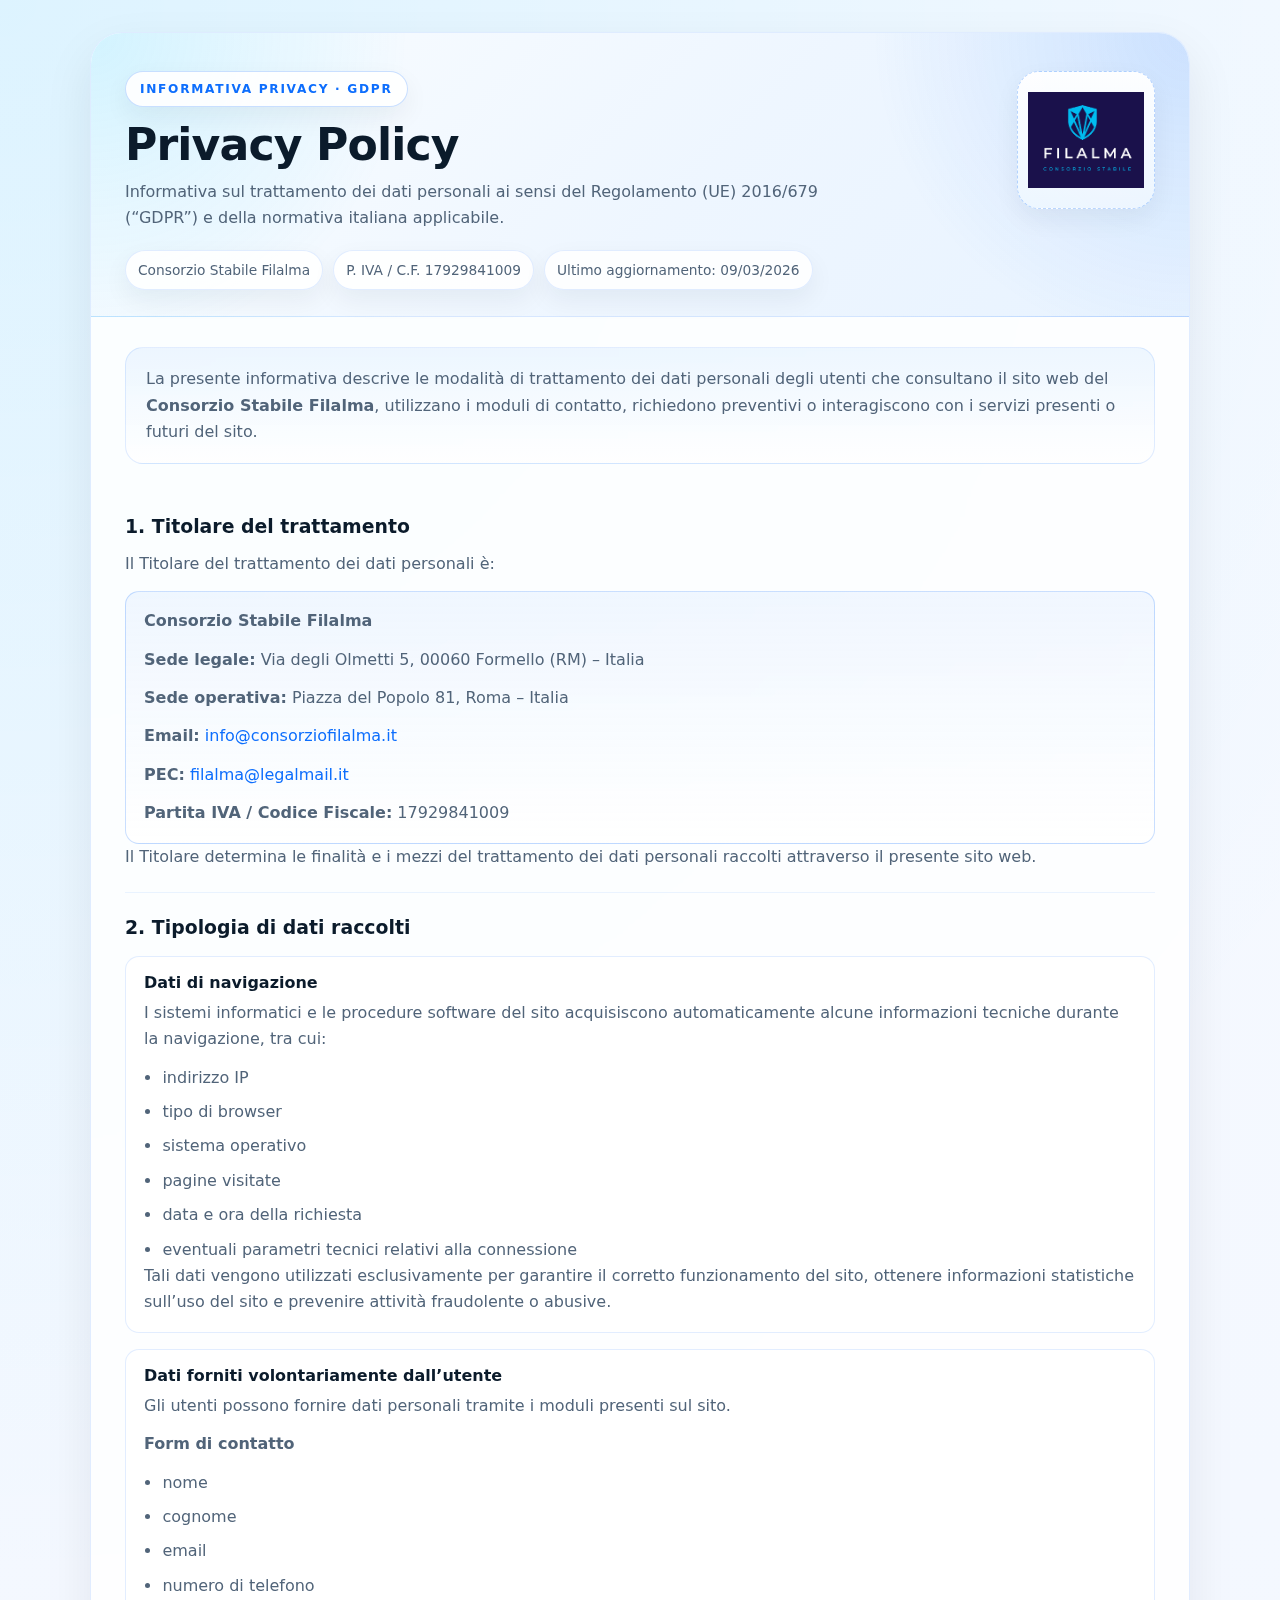
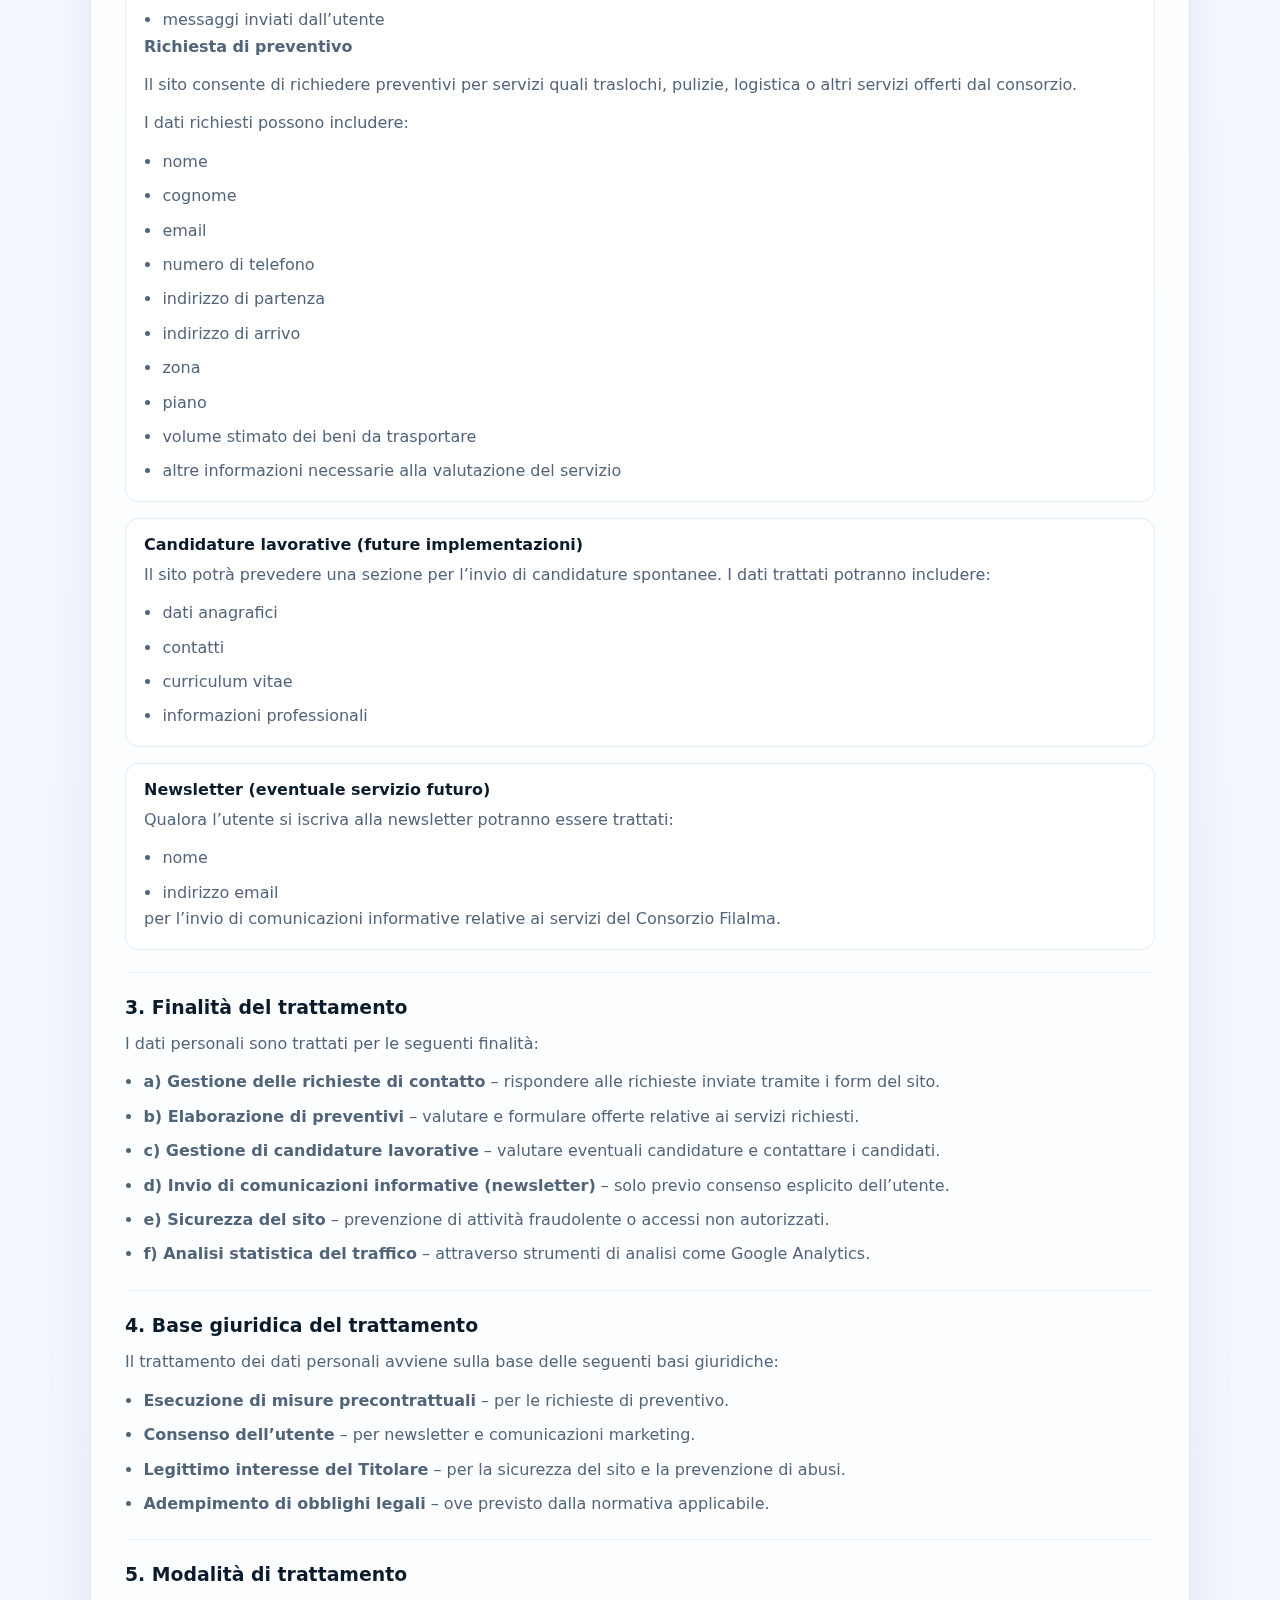
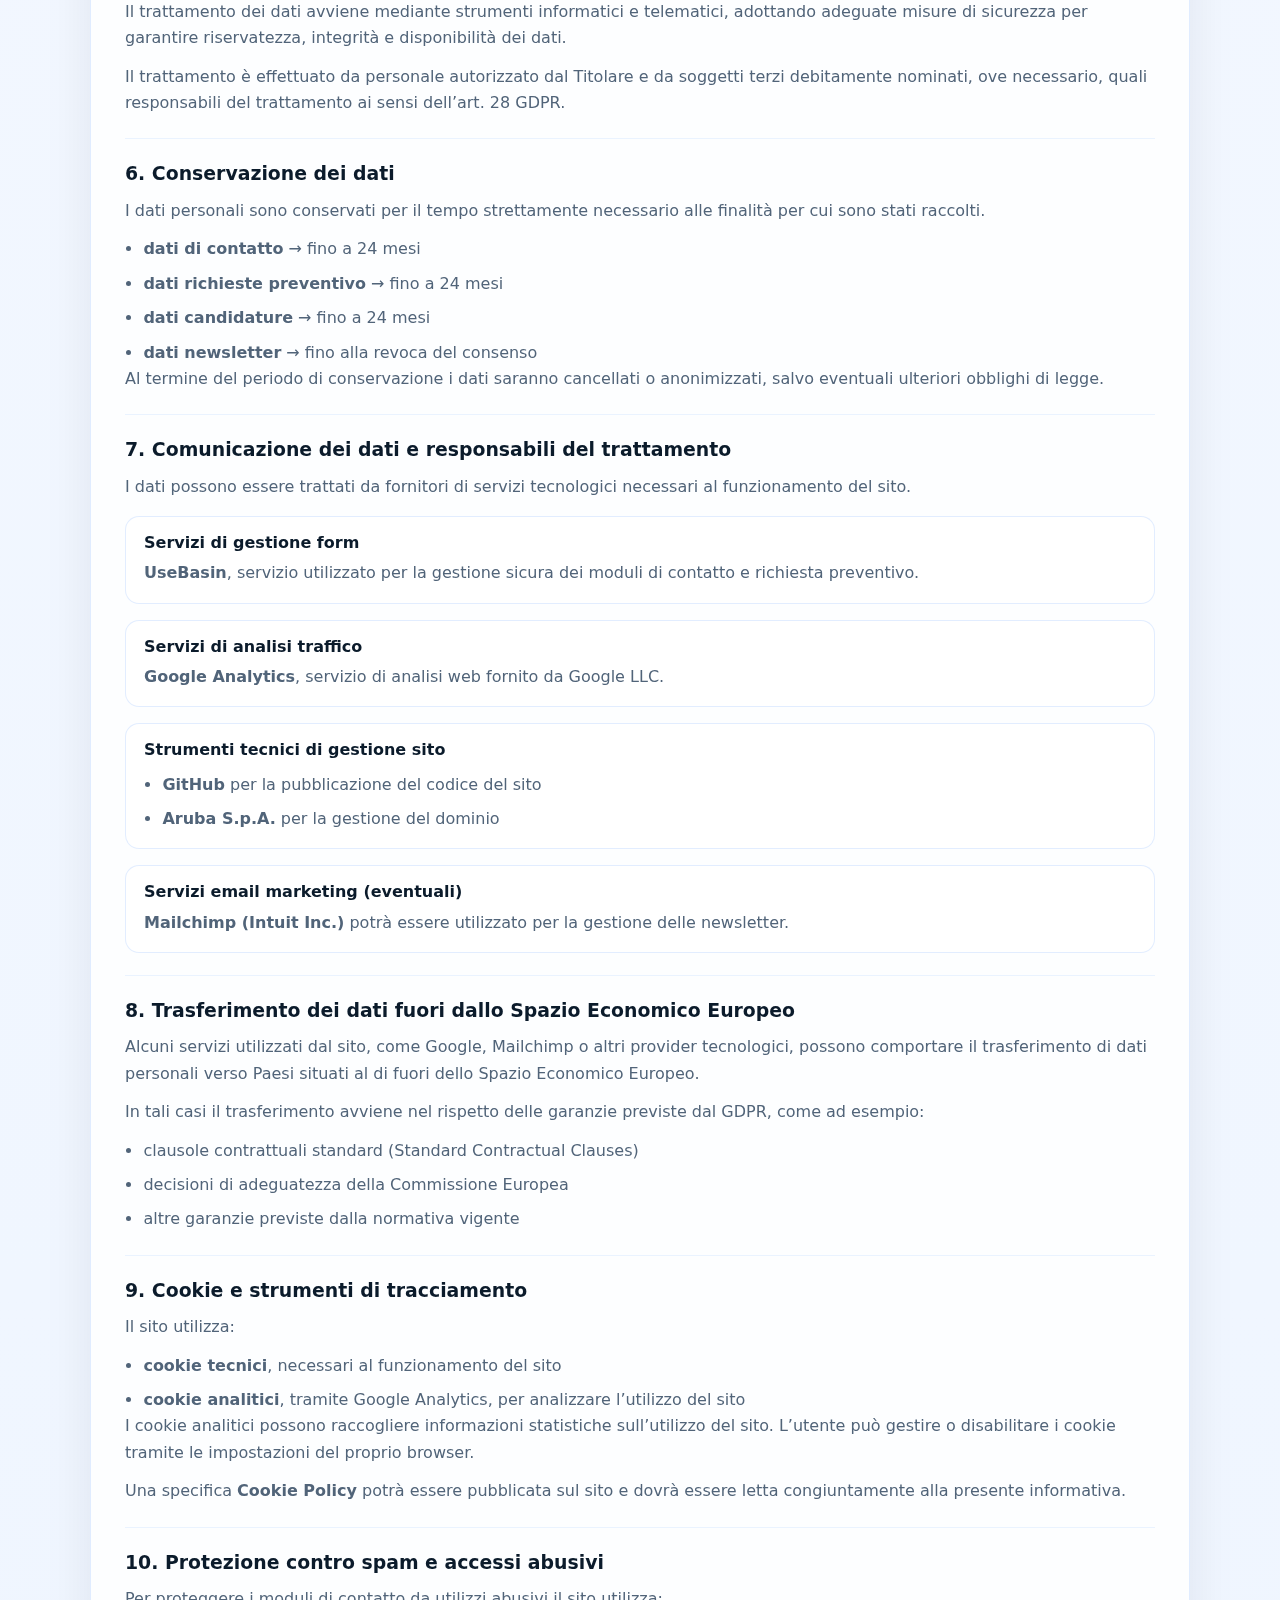
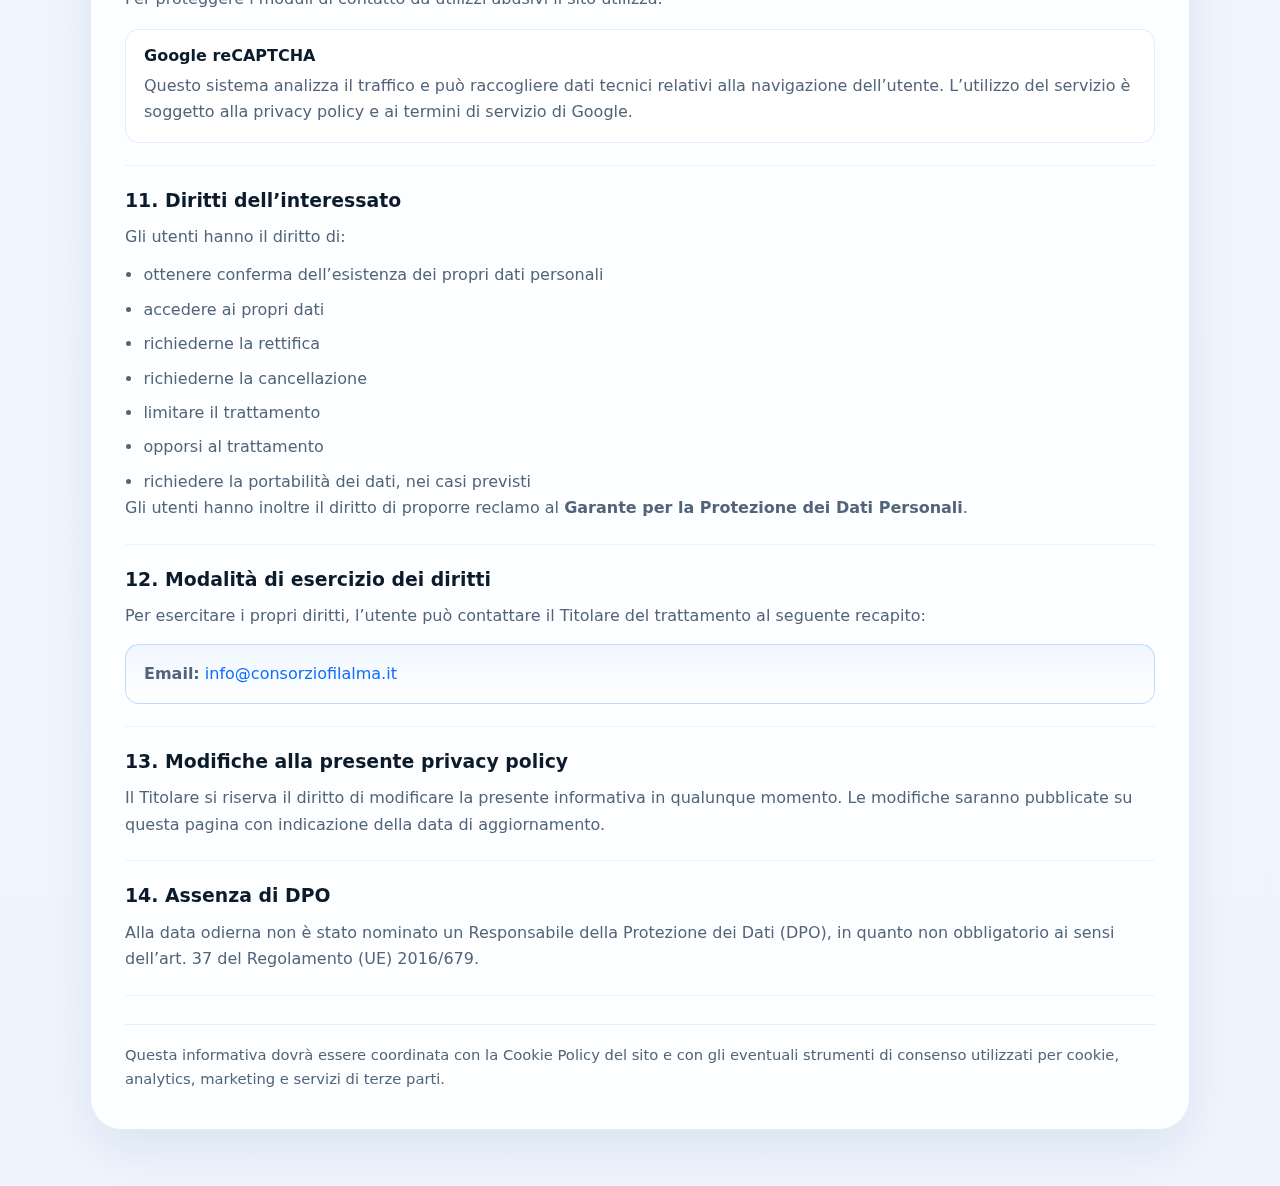
<file: privacyPolicy.html>
<!DOCTYPE html>
<html lang="it">
<head>
  <meta charset="UTF-8" />
  <meta name="viewport" content="width=device-width, initial-scale=1.0" />
  <title>Privacy Policy · Consorzio Stabile Filalma</title>
 
  <meta name="description" content="Privacy Policy del sito web del Consorzio Stabile Filalma." />
  <link rel="stylesheet" href="navbar.css">
  <link href="https://cdn.jsdelivr.net/npm/bootstrap@5.3.3/dist/css/bootstrap.min.css" rel="stylesheet">
  <link rel="stylesheet" href="https://cdnjs.cloudflare.com/ajax/libs/font-awesome/6.5.1/css/all.min.css">


  <style>
    :root{
      --bg:#f6f9ff;
      --bg-2:#ffffff;
      --bg-3:#d7eaff;
      --text:#0b1b2b;
      --muted:#516479;
      --primary:#0d6efd;
      --accent:#00c2ff;
      --line:rgba(13,110,253,.12);
      --line-strong:rgba(13,110,253,.22);
      --shadow:0 20px 50px rgba(11,27,43,.08);
      --shadow-soft:0 10px 26px rgba(11,27,43,.06);
      --radius-xl:24px;
      --radius-lg:18px;
      --radius-md:14px;
    }

    *{ box-sizing:border-box; }

    html{ scroll-behavior:smooth; }

    body{
      margin:0;
      font-family: system-ui, -apple-system, BlinkMacSystemFont, "Segoe UI", Roboto, sans-serif;
      background:
        radial-gradient(circle at top left, rgba(0,194,255,.10), transparent 26%),
        linear-gradient(180deg, var(--bg), #eef5ff 100%);
      color:var(--text);
      line-height:1.65;
    }

    a{
      color:var(--primary);
      text-decoration:none;
    }

    a:hover{ text-decoration:underline; }

    .page-wrap{
      width:min(1100px, calc(100% - 32px));
      margin-inline:auto;
      padding:32px 0 56px;
    }

    .policy-shell{
      background:rgba(255,255,255,.84);
      backdrop-filter: blur(12px);
      border:1px solid var(--line);
      border-radius:32px;
      box-shadow:var(--shadow);
      overflow:hidden;
    }

    .policy-hero{
      position:relative;
      padding:38px 34px 26px;
      background:
        radial-gradient(circle at 0% 0%, rgba(0,194,255,.16), transparent 28%),
        radial-gradient(circle at 100% 0%, rgba(13,110,253,.14), transparent 28%),
        linear-gradient(135deg, #fafdff 0%, #eef6ff 55%, #e8f3ff 100%);
      border-bottom:1px solid var(--line);
    }

    .hero-top{
      display:flex;
      align-items:flex-start;
      justify-content:space-between;
      gap:24px;
      margin-bottom:18px;
    }

    .hero-copy{
      min-width:0;
      flex:1 1 auto;
    }

    .kicker{
      display:inline-flex;
      align-items:center;
      gap:.5rem;
      padding:7px 14px;
      border-radius:999px;
      background:rgba(255,255,255,.9);
      border:1px solid var(--line-strong);
      color:var(--primary);
      font-size:.76rem;
      font-weight:800;
      letter-spacing:.14em;
      text-transform:uppercase;
      box-shadow:var(--shadow-soft);
      margin-bottom:14px;
    }

    .policy-title{
      margin:0 0 10px;
      font-size:clamp(2rem, 2.2vw + 1rem, 3rem);
      line-height:1.08;
      font-weight:800;
      letter-spacing:-.02em;
    }

    .policy-subtitle{
      margin:0;
      max-width:760px;
      color:var(--muted);
      font-size:1rem;
    }

    .logo-slot{
      flex:0 0 auto;
      width:clamp(96px, 12vw, 138px);
      aspect-ratio: 1 / 1;
      border-radius:22px;
      border:1px dashed rgba(13,110,253,.28);
      background:
        linear-gradient(180deg, rgba(255,255,255,.95), rgba(237,246,255,.95));
      display:flex;
      align-items:center;
      justify-content:center;
      text-align:center;
      color:var(--muted);
      padding:12px;
      box-shadow:var(--shadow-soft);
    }

    .logo-slot span{
      font-size:.78rem;
      line-height:1.35;
      font-weight:700;
    }

    .hero-meta{
      display:flex;
      flex-wrap:wrap;
      gap:10px;
      margin-top:18px;
    }

    .meta-pill{
      display:inline-flex;
      align-items:center;
      gap:.45rem;
      padding:8px 12px;
      border-radius:999px;
      background:rgba(255,255,255,.88);
      border:1px solid var(--line);
      color:var(--muted);
      font-size:.86rem;
      box-shadow:var(--shadow-soft);
    }

    .policy-body{
      padding:30px 34px 38px;
    }

    .intro-card{
      background:linear-gradient(180deg, rgba(215,234,255,.42), rgba(255,255,255,.86));
      border:1px solid var(--line);
      border-radius:var(--radius-lg);
      padding:18px 20px;
      margin-bottom:28px;
      color:var(--muted);
    }

    .policy-section{
      scroll-margin-top:24px;
      padding:22px 0;
      border-bottom:1px solid rgba(13,110,253,.08);
    }

    .policy-section:last-child{
      border-bottom:none;
      padding-bottom:0;
    }

    .section-title{
      margin:0 0 12px;
      font-size:1.18rem;
      line-height:1.3;
      font-weight:800;
      color:var(--text);
    }

    .policy-section p{
      margin:0 0 12px;
      color:var(--muted);
    }

    .policy-section p:last-child{
      margin-bottom:0;
    }

    .policy-section ul{
      margin:12px 0 0;
      padding-left:1.15rem;
      color:var(--muted);
    }

    .policy-section li{
      margin-bottom:8px;
    }

    .policy-section li:last-child{
      margin-bottom:0;
    }

    .sub-block{
      margin-top:16px;
      padding:16px 18px;
      border-radius:var(--radius-md);
      border:1px solid var(--line);
      background:rgba(255,255,255,.72);
    }

    .sub-title{
      margin:0 0 8px;
      font-size:1rem;
      font-weight:750;
      color:var(--text);
    }

    .contact-card{
      margin-top:14px;
      padding:16px 18px;
      border-radius:var(--radius-md);
      border:1px solid var(--line-strong);
      background:linear-gradient(180deg, rgba(13,110,253,.05), rgba(255,255,255,.9));
    }

    .foot-note{
      margin-top:28px;
      padding-top:18px;
      border-top:1px solid rgba(13,110,253,.10);
      font-size:.92rem;
      color:var(--muted);
    }

    @media (max-width: 768px){
      .page-wrap{
        width:min(100% - 20px, 1100px);
        padding:18px 0 34px;
      }

      .policy-hero,
      .policy-body{
        padding-left:18px;
        padding-right:18px;
      }

      .hero-top{
        flex-direction:column;
        align-items:flex-start;
      }

      .logo-slot{
        width:110px;
      }

      .policy-title{
        font-size:clamp(1.8rem, 7vw, 2.4rem);
      }

    }
    .logo-slot{
  flex:0 0 auto;
  width:clamp(96px, 12vw, 138px);
  aspect-ratio:1/1;
  border-radius:22px;
  border:1px dashed rgba(13,110,253,.28);
  background:linear-gradient(180deg, rgba(255,255,255,.95), rgba(237,246,255,.95));
  display:flex;
  align-items:center;
  justify-content:center;
  padding:10px;
  overflow:hidden;
}

.logo-img{
  width:100%;
  height:100%;
  object-fit:contain;
}
  </style>
</head>
<body>
  <div class="page-wrap">
    <article class="policy-shell">
      <header class="policy-hero">
        <div class="hero-top">
          <div class="hero-copy">
            <div class="kicker">Informativa Privacy · GDPR</div>
            <h1 class="policy-title">Privacy Policy</h1>
            <p class="policy-subtitle">
              Informativa sul trattamento dei dati personali ai sensi del Regolamento (UE) 2016/679
              (“GDPR”) e della normativa italiana applicabile.
            </p>
          </div>

          <!-- Predisposizione logo responsive in alto a destra -->
          <div class="logo-slot" aria-label="Logo Filalma">
            <img src="img/filalma.webp" alt="Consorzio Filalma" class="logo-img">
          </div>
        </div>

        <div class="hero-meta">
          <div class="meta-pill">Consorzio Stabile Filalma</div>
          <div class="meta-pill">P. IVA / C.F. 17929841009</div>
          <div class="meta-pill">Ultimo aggiornamento: 09/03/2026</div>
        </div>
      </header>

      <div class="policy-body">
        <div class="intro-card">
          La presente informativa descrive le modalità di trattamento dei dati personali degli utenti che
          consultano il sito web del <strong>Consorzio Stabile Filalma</strong>, utilizzano i moduli di contatto,
          richiedono preventivi o interagiscono con i servizi presenti o futuri del sito.
        </div>

        <section class="policy-section" id="titolare">
          <h2 class="section-title">1. Titolare del trattamento</h2>
          <p>
            Il Titolare del trattamento dei dati personali è:
          </p>

          <div class="contact-card">
            <p><strong>Consorzio Stabile Filalma</strong></p>
            <p><strong>Sede legale:</strong> Via degli Olmetti 5, 00060 Formello (RM) – Italia</p>
            <p><strong>Sede operativa:</strong> Piazza del Popolo 81, Roma – Italia</p>
            <p><strong>Email:</strong> <a href="mailto:info@consorziofilalma.it">info@consorziofilalma.it</a></p>
            <p><strong>PEC:</strong> <a href="mailto:filalma@legalmail.it">filalma@legalmail.it</a></p>
            <p><strong>Partita IVA / Codice Fiscale:</strong> 17929841009</p>
          </div>

          <p>
            Il Titolare determina le finalità e i mezzi del trattamento dei dati personali raccolti
            attraverso il presente sito web.
          </p>
        </section>

        <section class="policy-section" id="tipologie-dati">
          <h2 class="section-title">2. Tipologia di dati raccolti</h2>

          <div class="sub-block">
            <h3 class="sub-title">Dati di navigazione</h3>
            <p>
              I sistemi informatici e le procedure software del sito acquisiscono automaticamente alcune
              informazioni tecniche durante la navigazione, tra cui:
            </p>
            <ul>
              <li>indirizzo IP</li>
              <li>tipo di browser</li>
              <li>sistema operativo</li>
              <li>pagine visitate</li>
              <li>data e ora della richiesta</li>
              <li>eventuali parametri tecnici relativi alla connessione</li>
            </ul>
            <p>
              Tali dati vengono utilizzati esclusivamente per garantire il corretto funzionamento del sito,
              ottenere informazioni statistiche sull’uso del sito e prevenire attività fraudolente o abusive.
            </p>
          </div>

          <div class="sub-block">
            <h3 class="sub-title">Dati forniti volontariamente dall’utente</h3>
            <p>Gli utenti possono fornire dati personali tramite i moduli presenti sul sito.</p>

            <p><strong>Form di contatto</strong></p>
            <ul>
              <li>nome</li>
              <li>cognome</li>
              <li>email</li>
              <li>numero di telefono</li>
              <li>messaggi inviati dall’utente</li>
            </ul>

            <p><strong>Richiesta di preventivo</strong></p>
            <p>
              Il sito consente di richiedere preventivi per servizi quali traslochi, pulizie, logistica
              o altri servizi offerti dal consorzio.
            </p>
            <p>I dati richiesti possono includere:</p>
            <ul>
              <li>nome</li>
              <li>cognome</li>
              <li>email</li>
              <li>numero di telefono</li>
              <li>indirizzo di partenza</li>
              <li>indirizzo di arrivo</li>
              <li>zona</li>
              <li>piano</li>
              <li>volume stimato dei beni da trasportare</li>
              <li>altre informazioni necessarie alla valutazione del servizio</li>
            </ul>
          </div>

          <div class="sub-block">
            <h3 class="sub-title">Candidature lavorative (future implementazioni)</h3>
            <p>
              Il sito potrà prevedere una sezione per l’invio di candidature spontanee.
              I dati trattati potranno includere:
            </p>
            <ul>
              <li>dati anagrafici</li>
              <li>contatti</li>
              <li>curriculum vitae</li>
              <li>informazioni professionali</li>
            </ul>
          </div>

          <div class="sub-block">
            <h3 class="sub-title">Newsletter (eventuale servizio futuro)</h3>
            <p>
              Qualora l’utente si iscriva alla newsletter potranno essere trattati:
            </p>
            <ul>
              <li>nome</li>
              <li>indirizzo email</li>
            </ul>
            <p>
              per l’invio di comunicazioni informative relative ai servizi del Consorzio Filalma.
            </p>
          </div>
        </section>

        <section class="policy-section" id="finalita">
          <h2 class="section-title">3. Finalità del trattamento</h2>
          <p>I dati personali sono trattati per le seguenti finalità:</p>
          <ul>
            <li><strong>a) Gestione delle richieste di contatto</strong> – rispondere alle richieste inviate tramite i form del sito.</li>
            <li><strong>b) Elaborazione di preventivi</strong> – valutare e formulare offerte relative ai servizi richiesti.</li>
            <li><strong>c) Gestione di candidature lavorative</strong> – valutare eventuali candidature e contattare i candidati.</li>
            <li><strong>d) Invio di comunicazioni informative (newsletter)</strong> – solo previo consenso esplicito dell’utente.</li>
            <li><strong>e) Sicurezza del sito</strong> – prevenzione di attività fraudolente o accessi non autorizzati.</li>
            <li><strong>f) Analisi statistica del traffico</strong> – attraverso strumenti di analisi come Google Analytics.</li>
          </ul>
        </section>

        <section class="policy-section" id="base-giuridica">
          <h2 class="section-title">4. Base giuridica del trattamento</h2>
          <p>
            Il trattamento dei dati personali avviene sulla base delle seguenti basi giuridiche:
          </p>
          <ul>
            <li><strong>Esecuzione di misure precontrattuali</strong> – per le richieste di preventivo.</li>
            <li><strong>Consenso dell’utente</strong> – per newsletter e comunicazioni marketing.</li>
            <li><strong>Legittimo interesse del Titolare</strong> – per la sicurezza del sito e la prevenzione di abusi.</li>
            <li><strong>Adempimento di obblighi legali</strong> – ove previsto dalla normativa applicabile.</li>
          </ul>
        </section>

        <section class="policy-section" id="modalita">
          <h2 class="section-title">5. Modalità di trattamento</h2>
          <p>
            Il trattamento dei dati avviene mediante strumenti informatici e telematici, adottando adeguate
            misure di sicurezza per garantire riservatezza, integrità e disponibilità dei dati.
          </p>
          <p>
            Il trattamento è effettuato da personale autorizzato dal Titolare e da soggetti terzi
            debitamente nominati, ove necessario, quali responsabili del trattamento ai sensi dell’art. 28 GDPR.
          </p>
        </section>

        <section class="policy-section" id="conservazione">
          <h2 class="section-title">6. Conservazione dei dati</h2>
          <p>
            I dati personali sono conservati per il tempo strettamente necessario alle finalità per cui sono stati raccolti.
          </p>
          <ul>
            <li><strong>dati di contatto</strong> → fino a 24 mesi</li>
            <li><strong>dati richieste preventivo</strong> → fino a 24 mesi</li>
            <li><strong>dati candidature</strong> → fino a 24 mesi</li>
            <li><strong>dati newsletter</strong> → fino alla revoca del consenso</li>
          </ul>
          <p>
            Al termine del periodo di conservazione i dati saranno cancellati o anonimizzati,
            salvo eventuali ulteriori obblighi di legge.
          </p>
        </section>

        <section class="policy-section" id="comunicazione">
          <h2 class="section-title">7. Comunicazione dei dati e responsabili del trattamento</h2>
          <p>
            I dati possono essere trattati da fornitori di servizi tecnologici necessari al funzionamento del sito.
          </p>

          <div class="sub-block">
            <h3 class="sub-title">Servizi di gestione form</h3>
            <p>
              <strong>UseBasin</strong>, servizio utilizzato per la gestione sicura dei moduli di contatto
              e richiesta preventivo.
            </p>
          </div>

          <div class="sub-block">
            <h3 class="sub-title">Servizi di analisi traffico</h3>
            <p>
              <strong>Google Analytics</strong>, servizio di analisi web fornito da Google LLC.
            </p>
          </div>

          <div class="sub-block">
            <h3 class="sub-title">Strumenti tecnici di gestione sito</h3>
            <ul>
              <li><strong>GitHub</strong> per la pubblicazione del codice del sito</li>
              <li><strong>Aruba S.p.A.</strong> per la gestione del dominio</li>
            </ul>
          </div>

          <div class="sub-block">
            <h3 class="sub-title">Servizi email marketing (eventuali)</h3>
            <p>
              <strong>Mailchimp (Intuit Inc.)</strong> potrà essere utilizzato per la gestione delle newsletter.
            </p>
          </div>
        </section>

        <section class="policy-section" id="trasferimenti">
          <h2 class="section-title">8. Trasferimento dei dati fuori dallo Spazio Economico Europeo</h2>
          <p>
            Alcuni servizi utilizzati dal sito, come Google, Mailchimp o altri provider tecnologici,
            possono comportare il trasferimento di dati personali verso Paesi situati al di fuori dello
            Spazio Economico Europeo.
          </p>
          <p>
            In tali casi il trasferimento avviene nel rispetto delle garanzie previste dal GDPR,
            come ad esempio:
          </p>
          <ul>
            <li>clausole contrattuali standard (Standard Contractual Clauses)</li>
            <li>decisioni di adeguatezza della Commissione Europea</li>
            <li>altre garanzie previste dalla normativa vigente</li>
          </ul>
        </section>

        <section class="policy-section" id="cookie">
          <h2 class="section-title">9. Cookie e strumenti di tracciamento</h2>
          <p>Il sito utilizza:</p>
          <ul>
            <li><strong>cookie tecnici</strong>, necessari al funzionamento del sito</li>
            <li><strong>cookie analitici</strong>, tramite Google Analytics, per analizzare l’utilizzo del sito</li>
          </ul>
          <p>
            I cookie analitici possono raccogliere informazioni statistiche sull’utilizzo del sito.
            L’utente può gestire o disabilitare i cookie tramite le impostazioni del proprio browser.
          </p>
          <p>
            Una specifica <strong>Cookie Policy</strong> potrà essere pubblicata sul sito e dovrà essere letta
            congiuntamente alla presente informativa.
          </p>
        </section>

        <section class="policy-section" id="spam">
          <h2 class="section-title">10. Protezione contro spam e accessi abusivi</h2>
          <p>
            Per proteggere i moduli di contatto da utilizzi abusivi il sito utilizza:
          </p>
          <div class="sub-block">
            <h3 class="sub-title">Google reCAPTCHA</h3>
            <p>
              Questo sistema analizza il traffico e può raccogliere dati tecnici relativi alla
              navigazione dell’utente. L’utilizzo del servizio è soggetto alla privacy policy e
              ai termini di servizio di Google.
            </p>
          </div>
        </section>

        <section class="policy-section" id="diritti">
          <h2 class="section-title">11. Diritti dell’interessato</h2>
          <p>
            Gli utenti hanno il diritto di:
          </p>
          <ul>
            <li>ottenere conferma dell’esistenza dei propri dati personali</li>
            <li>accedere ai propri dati</li>
            <li>richiederne la rettifica</li>
            <li>richiederne la cancellazione</li>
            <li>limitare il trattamento</li>
            <li>opporsi al trattamento</li>
            <li>richiedere la portabilità dei dati, nei casi previsti</li>
          </ul>
          <p>
            Gli utenti hanno inoltre il diritto di proporre reclamo al
            <strong>Garante per la Protezione dei Dati Personali</strong>.
          </p>
        </section>

        <section class="policy-section" id="esercizio-diritti">
          <h2 class="section-title">12. Modalità di esercizio dei diritti</h2>
          <p>
            Per esercitare i propri diritti, l’utente può contattare il Titolare del trattamento al seguente recapito:
          </p>
          <div class="contact-card">
            <p><strong>Email:</strong> <a href="mailto:info@consorziofilalma.it">info@consorziofilalma.it</a></p>
          </div>
        </section>

        <section class="policy-section" id="modifiche">
          <h2 class="section-title">13. Modifiche alla presente privacy policy</h2>
          <p>
            Il Titolare si riserva il diritto di modificare la presente informativa in qualunque momento.
            Le modifiche saranno pubblicate su questa pagina con indicazione della data di aggiornamento.
          </p>
        </section>

        <section class="policy-section" id="dpo">
          <h2 class="section-title">14. Assenza di DPO</h2>
          <p>
            Alla data odierna non è stato nominato un Responsabile della Protezione dei Dati (DPO),
            in quanto non obbligatorio ai sensi dell’art. 37 del Regolamento (UE) 2016/679.
          </p>
        </section>

        <div class="foot-note">
          Questa informativa dovrà essere coordinata con la Cookie Policy del sito e con gli eventuali
          strumenti di consenso utilizzati per cookie, analytics, marketing e servizi di terze parti.
        </div>
      </div>
    </article>
  </div>
  <script src="https://cdn.jsdelivr.net/npm/bootstrap@5.3.3/dist/js/bootstrap.bundle.min.js"></script>

  <script src="navbar.js"></script>
</body>
</html>
</file>
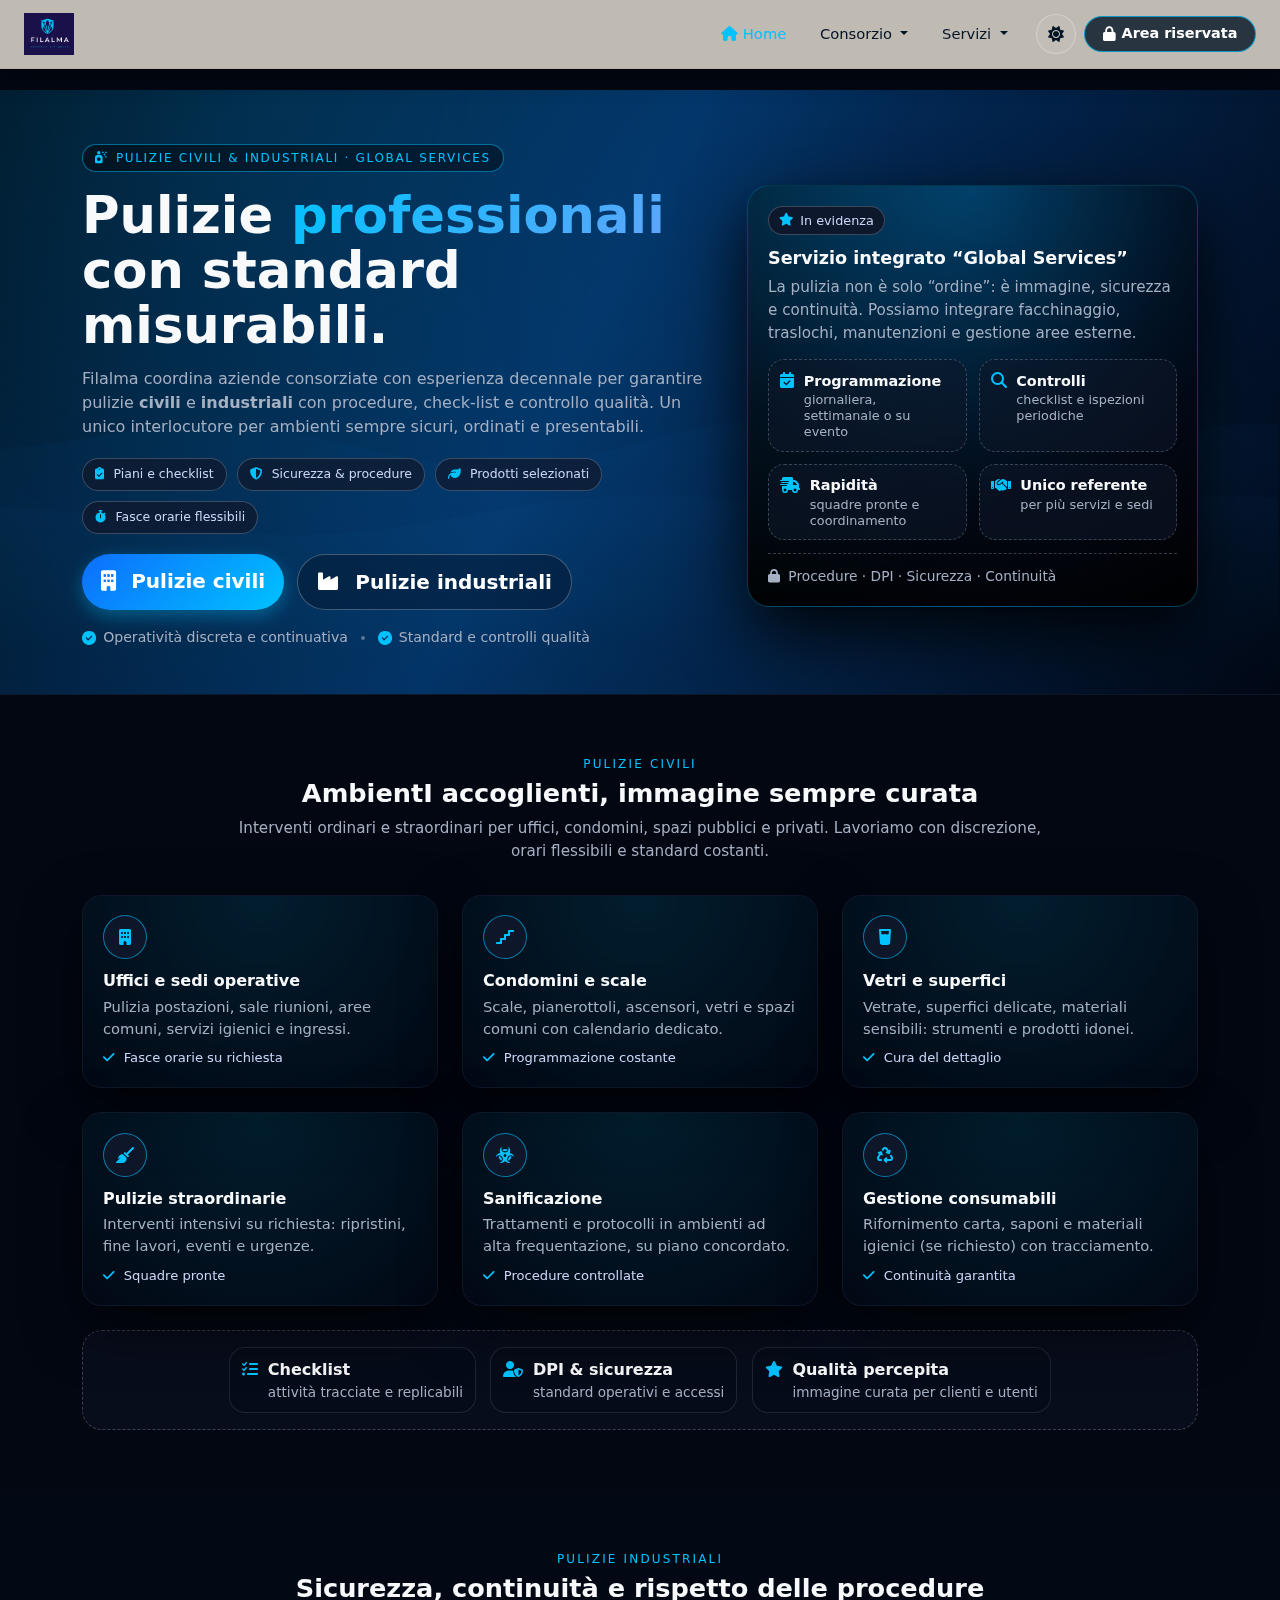
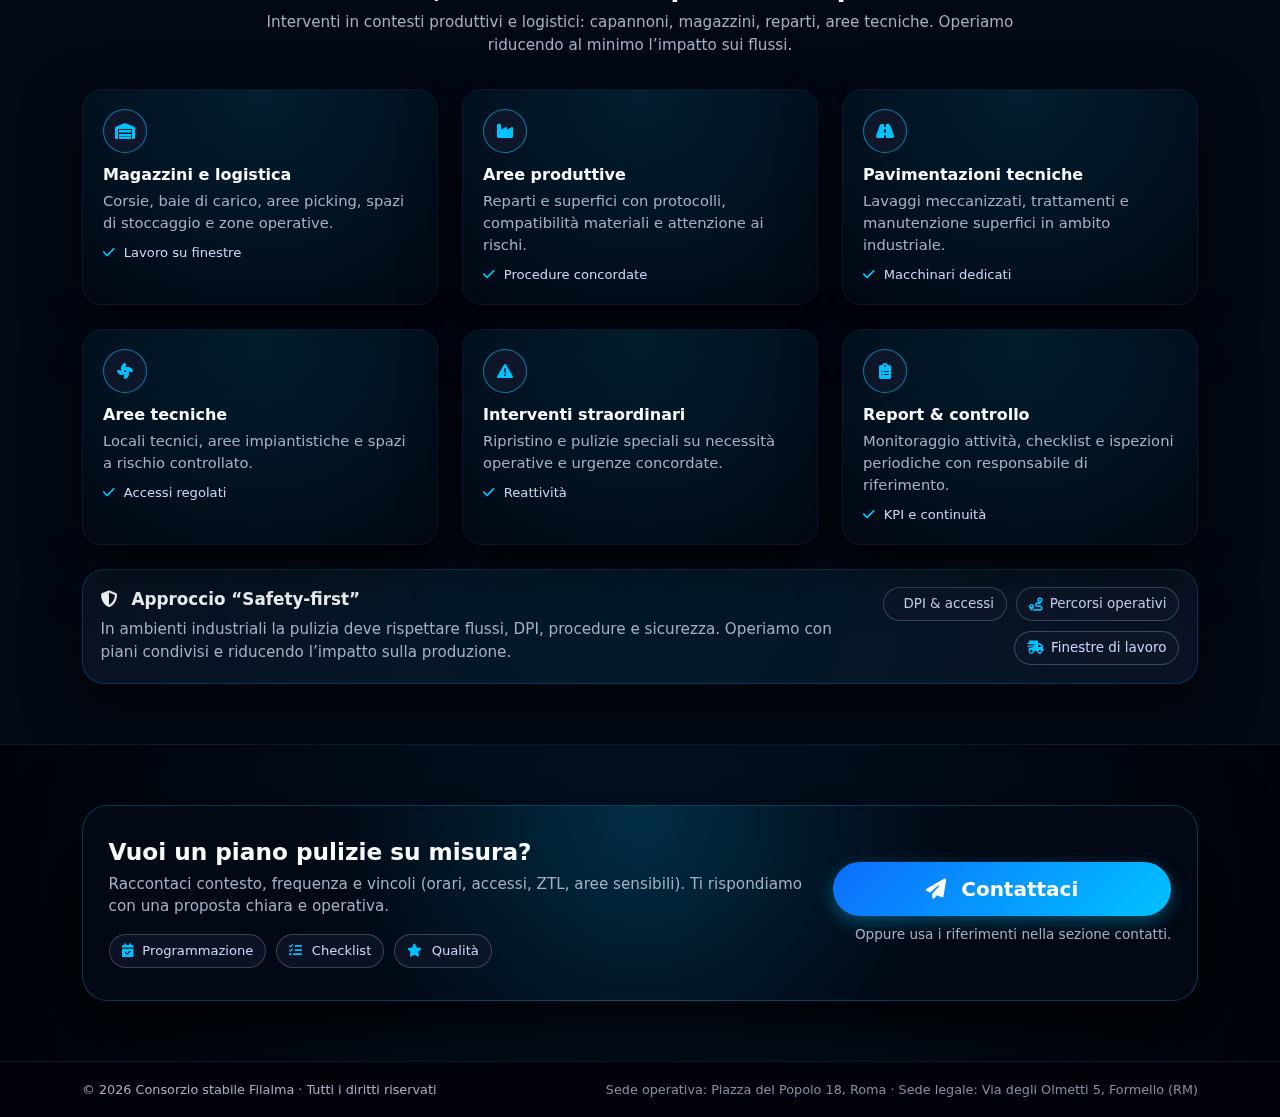
<file: pulizie.html>
<!DOCTYPE html>
<html lang="it">
<head>
  <script type="text/javascript" src="https://embeds.iubenda.com/widgets/9367d524-dbd9-4b78-b87b-c67bb0701623.js"></script>
  <meta charset="UTF-8" />
  <title>Pulizie · Filalma Global Services</title>
  <meta name="viewport" content="width=device-width, initial-scale=1" />
  <link rel="icon" href="/favicon.ico">
  <link rel="icon" type="image/png" sizes="32x32" href="/favicon.png">
  <link rel="apple-touch-icon" sizes="180x180" href="/favicon.png">

  <link href="https://cdn.jsdelivr.net/npm/bootstrap@5.3.3/dist/css/bootstrap.min.css" rel="stylesheet">
  <link rel="stylesheet" href="https://cdnjs.cloudflare.com/ajax/libs/font-awesome/6.5.1/css/all.min.css">
  <link rel="stylesheet" href="navbar.css">
  <link id="theme-dark" rel="stylesheet" href="pulizie.css">
  <link id="theme-light" rel="stylesheet" href="pulizie.light.css">
 
</head>

<body>
  <div id="navbar-container"></div>

  <main class="page-wrap">
    <!-- HERO (sfondo fluido animato) -->
    <header class="clean-hero" id="top">
      <canvas id="liquidHero" aria-hidden="true"></canvas>
      <div class="hero-glow" aria-hidden="true"></div>

      <div class="container hero-content">
        <div class="row align-items-center g-4">
          <div class="col-lg-7">
            <div class="kicker">
              <i class="fa-solid fa-spray-can-sparkles"></i>
              Pulizie civili & industriali · Global Services
            </div>

            <h1 class="hero-title">
              Pulizie <span class="accent">professionali</span> con standard misurabili.
            </h1>

            <p class="hero-subtitle">
              Filalma coordina aziende consorziate con esperienza decennale per garantire pulizie
              <strong>civili</strong> e <strong>industriali</strong> con procedure, check-list e controllo qualità.
              Un unico interlocutore per ambienti sempre sicuri, ordinati e presentabili.
            </p>

            <div class="hero-badges">
              <span class="badge-pill"><i class="fa-solid fa-clipboard-check"></i> Piani e checklist</span>
              <span class="badge-pill"><i class="fa-solid fa-shield-halved"></i> Sicurezza & procedure</span>
              <span class="badge-pill"><i class="fa-solid fa-leaf"></i> Prodotti selezionati</span>
              <span class="badge-pill"><i class="fa-solid fa-stopwatch"></i> Fasce orarie flessibili</span>
            </div>

            <div class="hero-cta">
              <a class="btn btn-accent btn-lg" href="#civili">
                <i class="fa-solid fa-building me-2"></i> Pulizie civili
              </a>
              <a class="btn btn-ghost btn-lg" href="#industriali">
                <i class="fa-solid fa-industry me-2"></i> Pulizie industriali
              </a>
            </div>

            <div class="hero-meta">
              <div class="meta-item">
                <i class="fa-solid fa-circle-check"></i>
                <span>Operatività discreta e continuativa</span>
              </div>
              <span class="dot"></span>
              <div class="meta-item">
                <i class="fa-solid fa-circle-check"></i>
                <span>Standard e controlli qualità</span>
              </div>
            </div>
          </div>

          <div class="col-lg-5">
            <div class="hero-card">
              <div class="hero-card-badge">
                <i class="fa-solid fa-star"></i> In evidenza
              </div>
              <h3 class="hero-card-title">Servizio integrato “Global Services”</h3>
              <p class="hero-card-text">
                La pulizia non è solo “ordine”: è immagine, sicurezza e continuità.
                Possiamo integrare facchinaggio, traslochi, manutenzioni e gestione aree esterne.
              </p>

              <div class="hero-card-grid">
                <div class="mini">
                  <i class="fa-solid fa-calendar-check"></i>
                  <div>
                    <div class="mini-title">Programmazione</div>
                    <div class="mini-sub">giornaliera, settimanale o su evento</div>
                  </div>
                </div>
                <div class="mini">
                  <i class="fa-solid fa-magnifying-glass"></i>
                  <div>
                    <div class="mini-title">Controlli</div>
                    <div class="mini-sub">checklist e ispezioni periodiche</div>
                  </div>
                </div>
                <div class="mini">
                  <i class="fa-solid fa-truck-fast"></i>
                  <div>
                    <div class="mini-title">Rapidità</div>
                    <div class="mini-sub">squadre pronte e coordinamento</div>
                  </div>
                </div>
                <div class="mini">
                  <i class="fa-solid fa-handshake"></i>
                  <div>
                    <div class="mini-title">Unico referente</div>
                    <div class="mini-sub">per più servizi e sedi</div>
                  </div>
                </div>
              </div>

              <div class="hero-card-footer">
                <i class="fa-solid fa-lock me-1"></i> Procedure · DPI · Sicurezza · Continuità
              </div>
            </div>
          </div>
        </div>
      </div>
    </header>

    <!-- PULIZIE CIVILI -->
    <section id="civili" class="section">
      <div class="container">
        <div class="section-header">
          <div class="section-kicker">Pulizie civili</div>
          <h2 class="section-title">AmbientI accoglienti, immagine sempre curata</h2>
          <p class="section-subtitle">
            Interventi ordinari e straordinari per uffici, condomini, spazi pubblici e privati.
            Lavoriamo con discrezione, orari flessibili e standard costanti.
          </p>
        </div>

        <div class="row g-4">
          <div class="col-md-6 col-lg-4">
            <div class="service-card">
              <div class="service-ico"><i class="fa-solid fa-building"></i></div>
              <h3 class="service-title">Uffici e sedi operative</h3>
              <p class="service-text">Pulizia postazioni, sale riunioni, aree comuni, servizi igienici e ingressi.</p>
              <div class="service-tag"><i class="fa-solid fa-check"></i> Fasce orarie su richiesta</div>
            </div>
          </div>

          <div class="col-md-6 col-lg-4">
            <div class="service-card">
              <div class="service-ico"><i class="fa-solid fa-stairs"></i></div>
              <h3 class="service-title">Condomini e scale</h3>
              <p class="service-text">Scale, pianerottoli, ascensori, vetri e spazi comuni con calendario dedicato.</p>
              <div class="service-tag"><i class="fa-solid fa-check"></i> Programmazione costante</div>
            </div>
          </div>

          <div class="col-md-6 col-lg-4">
            <div class="service-card">
              <div class="service-ico"><i class="fa-solid fa-glass-water"></i></div>
              <h3 class="service-title">Vetri e superfici</h3>
              <p class="service-text">Vetrate, superfici delicate, materiali sensibili: strumenti e prodotti idonei.</p>
              <div class="service-tag"><i class="fa-solid fa-check"></i> Cura del dettaglio</div>
            </div>
          </div>

          <div class="col-md-6 col-lg-4">
            <div class="service-card">
              <div class="service-ico"><i class="fa-solid fa-broom"></i></div>
              <h3 class="service-title">Pulizie straordinarie</h3>
              <p class="service-text">Interventi intensivi su richiesta: ripristini, fine lavori, eventi e urgenze.</p>
              <div class="service-tag"><i class="fa-solid fa-check"></i> Squadre pronte</div>
            </div>
          </div>

          <div class="col-md-6 col-lg-4">
            <div class="service-card">
              <div class="service-ico"><i class="fa-solid fa-biohazard"></i></div>
              <h3 class="service-title">Sanificazione</h3>
              <p class="service-text">Trattamenti e protocolli in ambienti ad alta frequentazione, su piano concordato.</p>
              <div class="service-tag"><i class="fa-solid fa-check"></i> Procedure controllate</div>
            </div>
          </div>

          <div class="col-md-6 col-lg-4">
            <div class="service-card">
              <div class="service-ico"><i class="fa-solid fa-recycle"></i></div>
              <h3 class="service-title">Gestione consumabili</h3>
              <p class="service-text">Rifornimento carta, saponi e materiali igienici (se richiesto) con tracciamento.</p>
              <div class="service-tag"><i class="fa-solid fa-check"></i> Continuità garantita</div>
            </div>
          </div>
        </div>

        <div class="quality-strip mt-4">
          <div class="qs-item">
            <i class="fa-solid fa-list-check"></i>
            <div>
              <div class="qs-title">Checklist</div>
              <div class="qs-sub">attività tracciate e replicabili</div>
            </div>
          </div>
          <div class="qs-item">
            <i class="fa-solid fa-user-shield"></i>
            <div>
              <div class="qs-title">DPI & sicurezza</div>
              <div class="qs-sub">standard operativi e accessi</div>
            </div>
          </div>
          <div class="qs-item">
            <i class="fa-solid fa-star"></i>
            <div>
              <div class="qs-title">Qualità percepita</div>
              <div class="qs-sub">immagine curata per clienti e utenti</div>
            </div>
          </div>
        </div>
      </div>
    </section>

    <!-- PULIZIE INDUSTRIALI -->
    <section id="industriali" class="section section-alt">
      <div class="container">
        <div class="section-header">
          <div class="section-kicker">Pulizie industriali</div>
          <h2 class="section-title">Sicurezza, continuità e rispetto delle procedure</h2>
          <p class="section-subtitle">
            Interventi in contesti produttivi e logistici: capannoni, magazzini, reparti, aree tecniche.
            Operiamo riducendo al minimo l’impatto sui flussi.
          </p>
        </div>

        <div class="row g-4">
          <div class="col-md-6 col-lg-4">
            <div class="service-card">
              <div class="service-ico"><i class="fa-solid fa-warehouse"></i></div>
              <h3 class="service-title">Magazzini e logistica</h3>
              <p class="service-text">Corsie, baie di carico, aree picking, spazi di stoccaggio e zone operative.</p>
              <div class="service-tag"><i class="fa-solid fa-check"></i> Lavoro su finestre</div>
            </div>
          </div>

          <div class="col-md-6 col-lg-4">
            <div class="service-card">
              <div class="service-ico"><i class="fa-solid fa-industry"></i></div>
              <h3 class="service-title">Aree produttive</h3>
              <p class="service-text">Reparti e superfici con protocolli, compatibilità materiali e attenzione ai rischi.</p>
              <div class="service-tag"><i class="fa-solid fa-check"></i> Procedure concordate</div>
            </div>
          </div>

          <div class="col-md-6 col-lg-4">
            <div class="service-card">
              <div class="service-ico"><i class="fa-solid fa-road"></i></div>
              <h3 class="service-title">Pavimentazioni tecniche</h3>
              <p class="service-text">Lavaggi meccanizzati, trattamenti e manutenzione superfici in ambito industriale.</p>
              <div class="service-tag"><i class="fa-solid fa-check"></i> Macchinari dedicati</div>
            </div>
          </div>

          <div class="col-md-6 col-lg-4">
            <div class="service-card">
              <div class="service-ico"><i class="fa-solid fa-fan"></i></div>
              <h3 class="service-title">Aree tecniche</h3>
              <p class="service-text">Locali tecnici, aree impiantistiche e spazi a rischio controllato.</p>
              <div class="service-tag"><i class="fa-solid fa-check"></i> Accessi regolati</div>
            </div>
          </div>

          <div class="col-md-6 col-lg-4">
            <div class="service-card">
              <div class="service-ico"><i class="fa-solid fa-triangle-exclamation"></i></div>
              <h3 class="service-title">Interventi straordinari</h3>
              <p class="service-text">Ripristino e pulizie speciali su necessità operative e urgenze concordate.</p>
              <div class="service-tag"><i class="fa-solid fa-check"></i> Reattività</div>
            </div>
          </div>

          <div class="col-md-6 col-lg-4">
            <div class="service-card">
              <div class="service-ico"><i class="fa-solid fa-clipboard-list"></i></div>
              <h3 class="service-title">Report & controllo</h3>
              <p class="service-text">Monitoraggio attività, checklist e ispezioni periodiche con responsabile di riferimento.</p>
              <div class="service-tag"><i class="fa-solid fa-check"></i> KPI e continuità</div>
            </div>
          </div>
        </div>

        <div class="risk-panel mt-4">
          <div class="rp-left">
            <div class="rp-title"><i class="fa-solid fa-shield-halved me-2"></i> Approccio “Safety-first”</div>
            <div class="rp-text">
              In ambienti industriali la pulizia deve rispettare flussi, DPI, procedure e sicurezza.
              Operiamo con piani condivisi e riducendo l’impatto sulla produzione.
            </div>
          </div>
          <div class="rp-right">
            <div class="rp-pill"><i class="fa-solid fa-user-helmet-safety"></i> DPI & accessi</div>
            <div class="rp-pill"><i class="fa-solid fa-route"></i> Percorsi operativi</div>
            <div class="rp-pill"><i class="fa-solid fa-truck-fast"></i> Finestre di lavoro</div>
          </div>
        </div>
      </div>
    </section>

    <!-- CTA -->
    <section class="cta-section" id="contatto">
      <div class="container">
        <div class="cta-card">
          <div class="row align-items-center g-4">
            <div class="col-lg-8">
              <h2 class="cta-title">Vuoi un piano pulizie su misura?</h2>
              <p class="cta-text">
                Raccontaci contesto, frequenza e vincoli (orari, accessi, ZTL, aree sensibili).
                Ti rispondiamo con una proposta chiara e operativa.
              </p>
              <div class="cta-pills">
                <span class="pill"><i class="fa-solid fa-calendar-check"></i> Programmazione</span>
                <span class="pill"><i class="fa-solid fa-list-check"></i> Checklist</span>
                <span class="pill"><i class="fa-solid fa-star"></i> Qualità</span>
              </div>
            </div>
            <div class="col-lg-4 text-lg-end text-center">
              <a href="index.html#contatti" class="btn btn-accent btn-lg w-100">
                <i class="fa-solid fa-paper-plane me-2"></i> Contattaci
              </a>
              <div class="tiny mt-2">Oppure usa i riferimenti nella sezione contatti.</div>
            </div>
          </div>
        </div>
      </div>
    </section>

    <!-- FOOTER -->
    <footer class="page-footer">
      <div class="container d-flex flex-column flex-md-row justify-content-between align-items-center gap-2">
        <span>© <span id="year"></span> Consorzio stabile Filalma · Tutti i diritti riservati</span>
        <span style="opacity:0.8;">
          Sede operativa: Piazza del Popolo 18, Roma · Sede legale: Via degli Olmetti 5, Formello (RM)
        </span>
      </div>
    </footer>
  </main>

  <script src="https://cdn.jsdelivr.net/npm/bootstrap@5.3.3/dist/js/bootstrap.bundle.min.js"></script>

  <!-- Navbar dinamica -->
  <script src="navbar.js"></script>

  <!-- Page JS -->
  <script src="pulizie.js"></script>
</body>
</html>
</file>
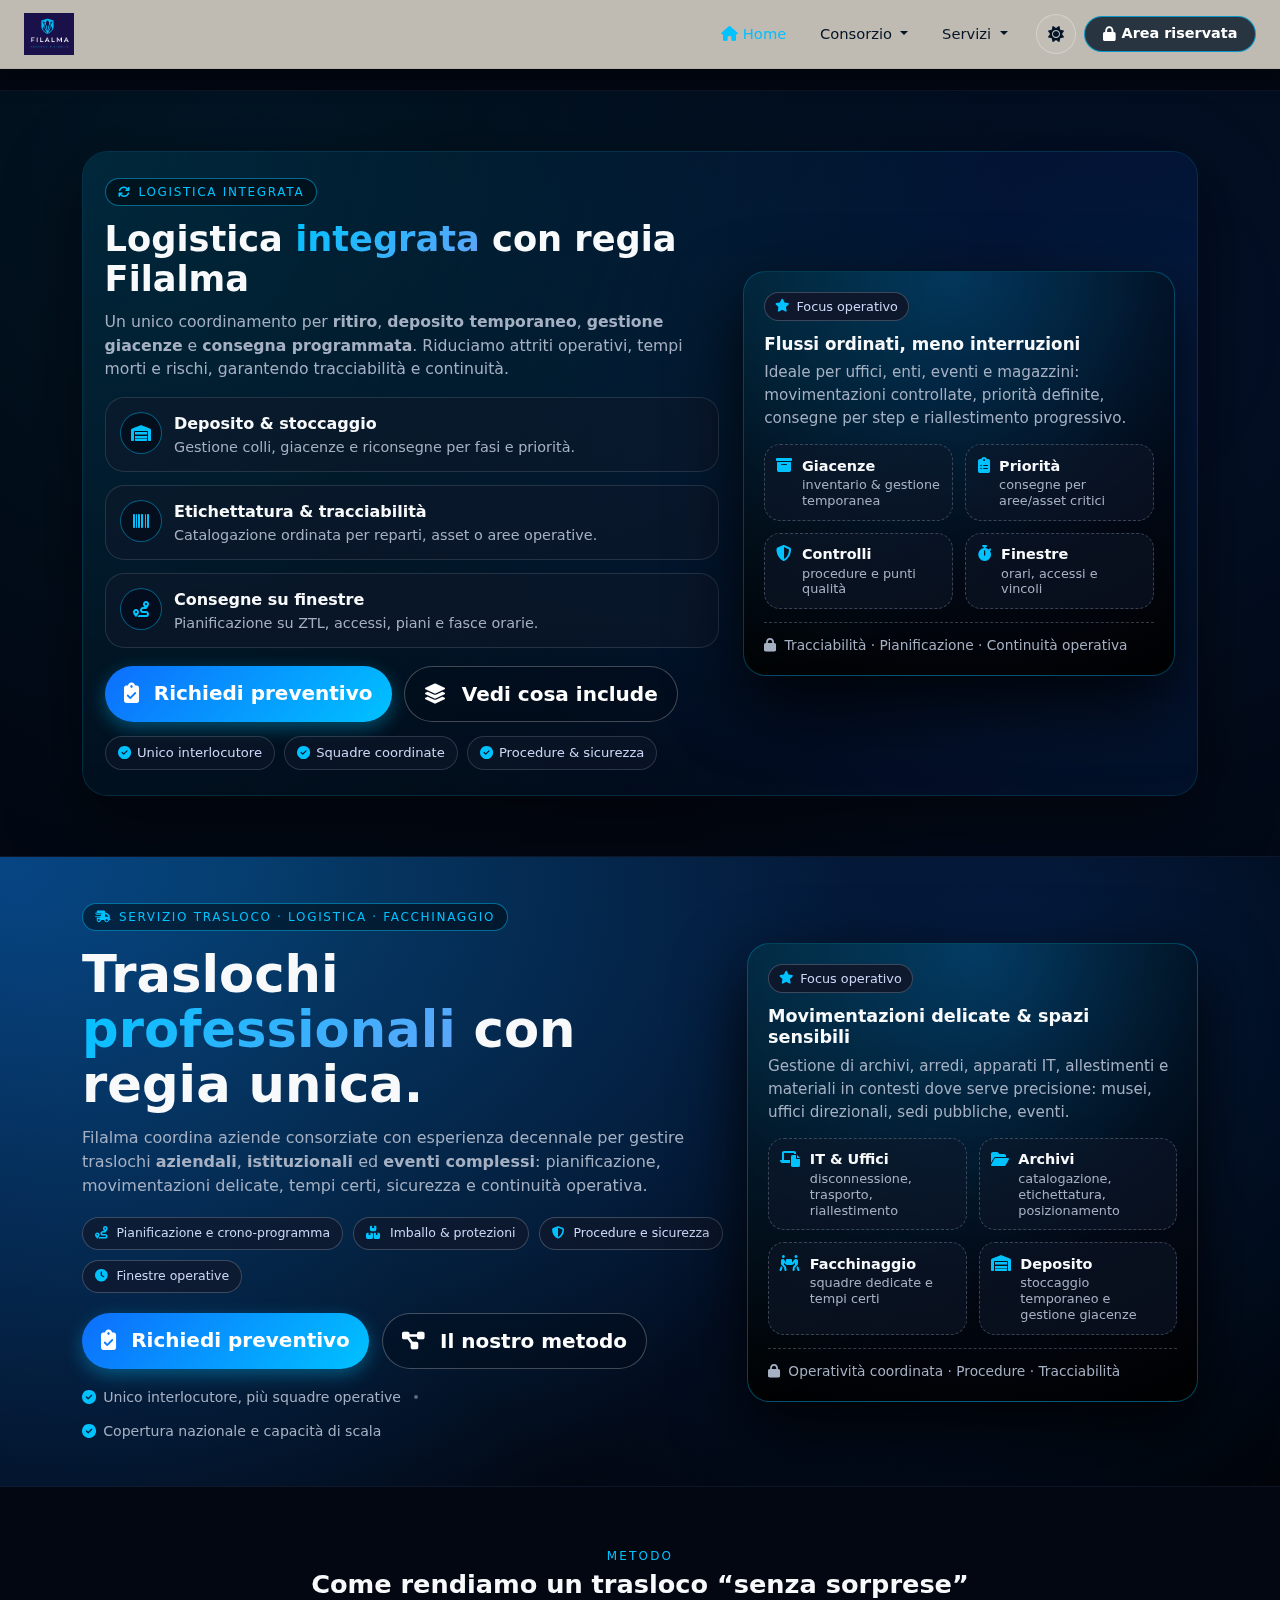
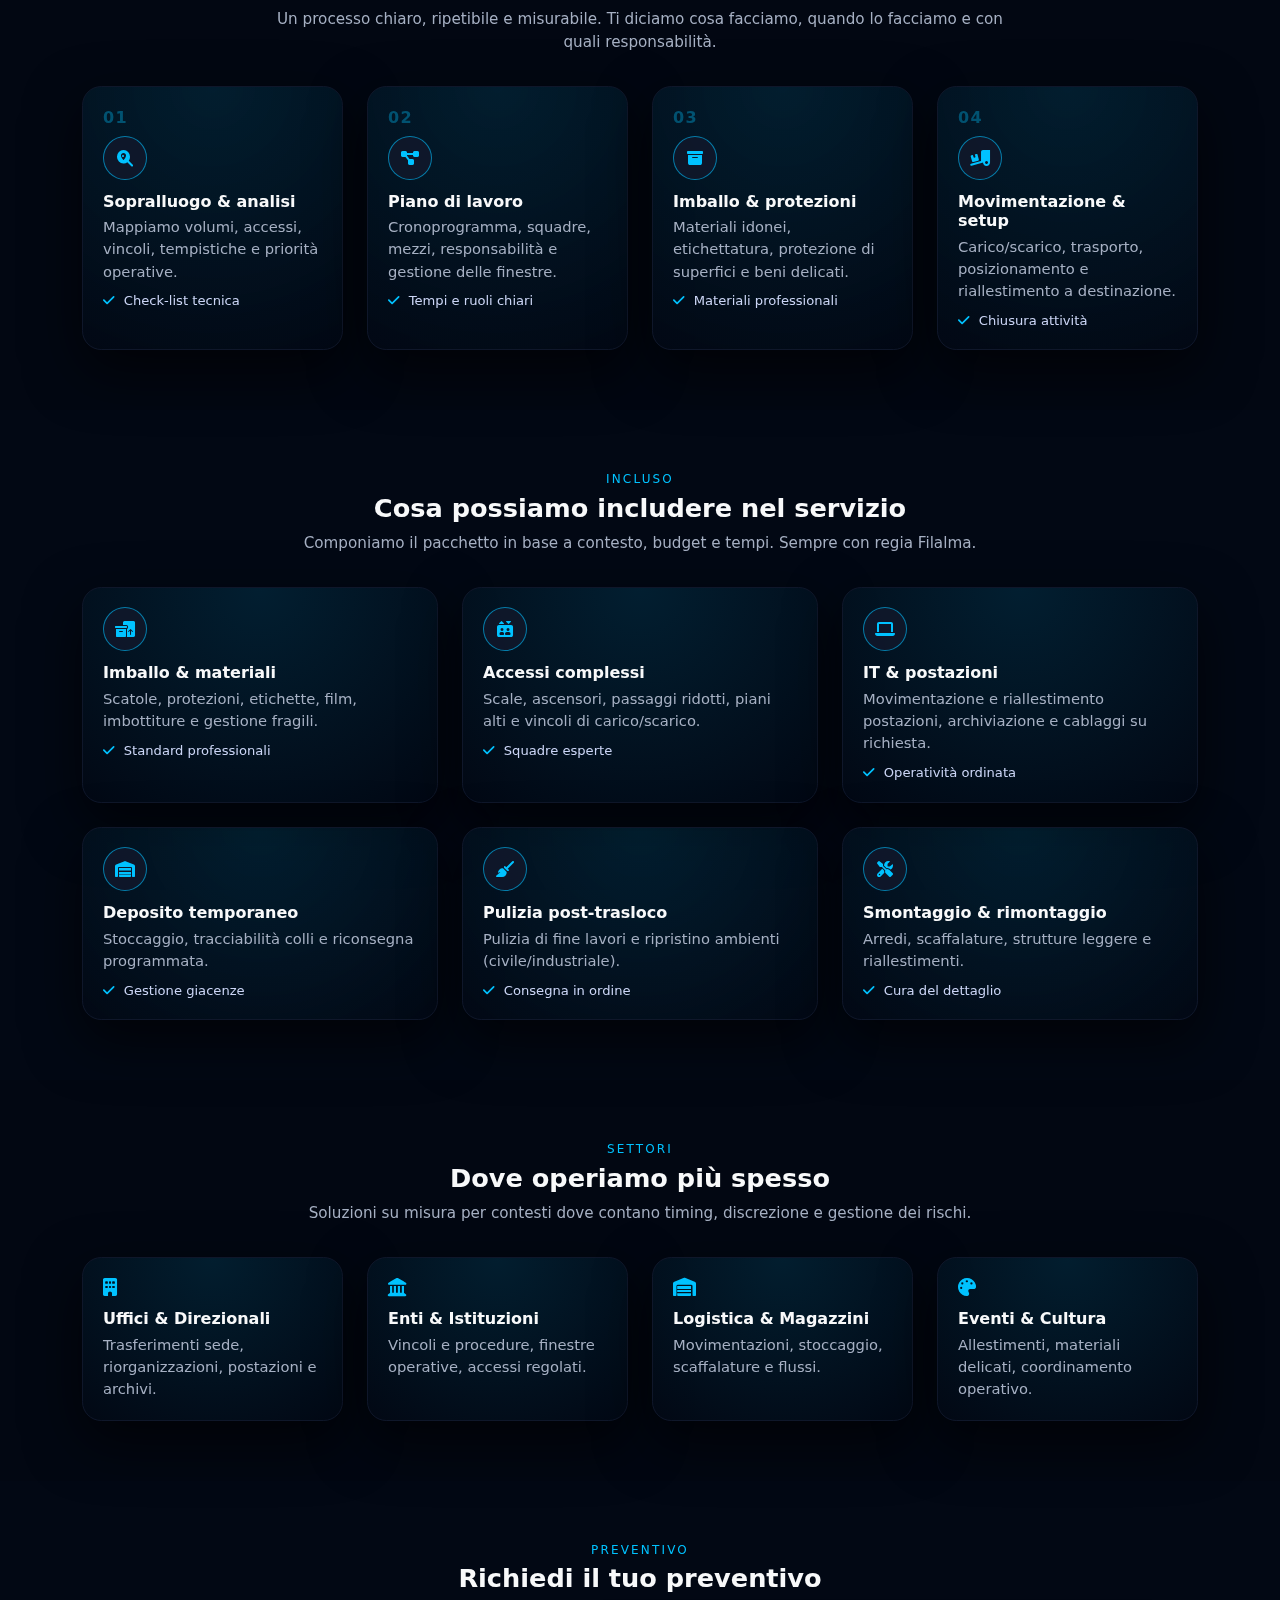
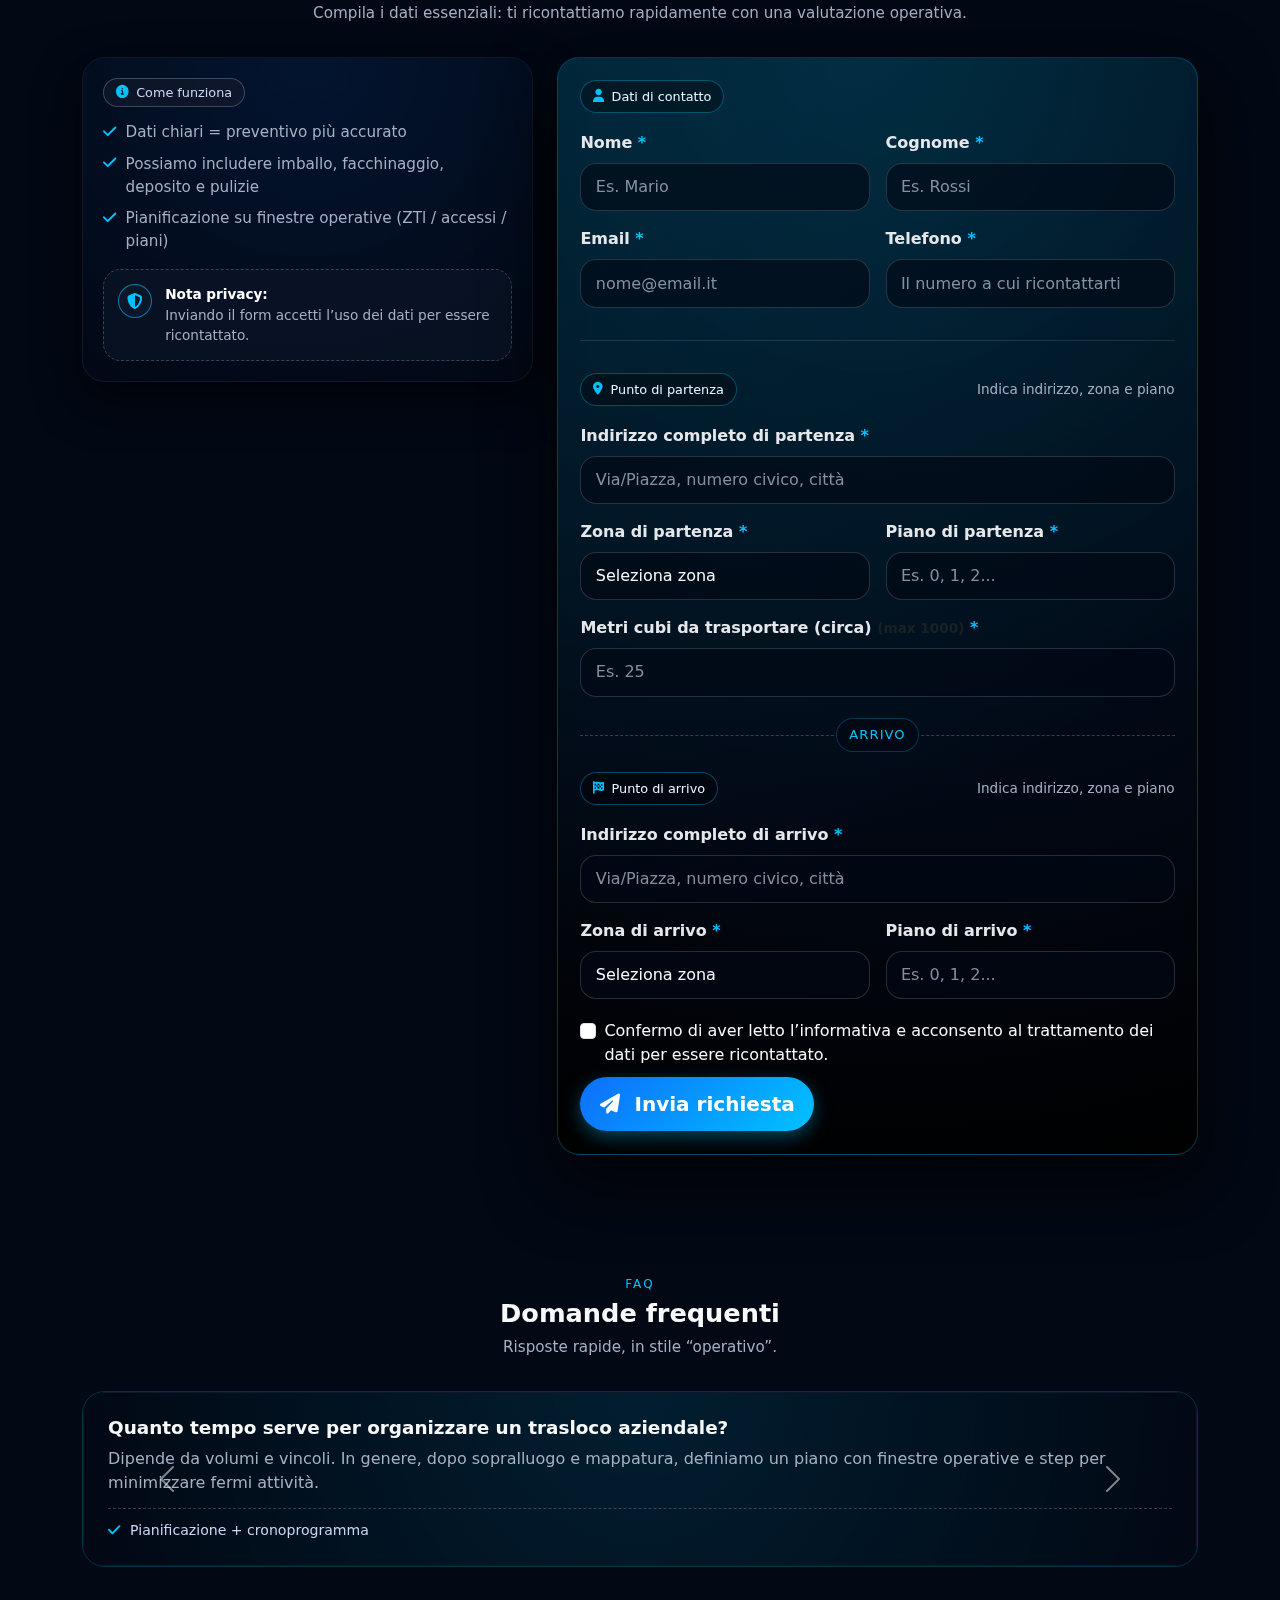
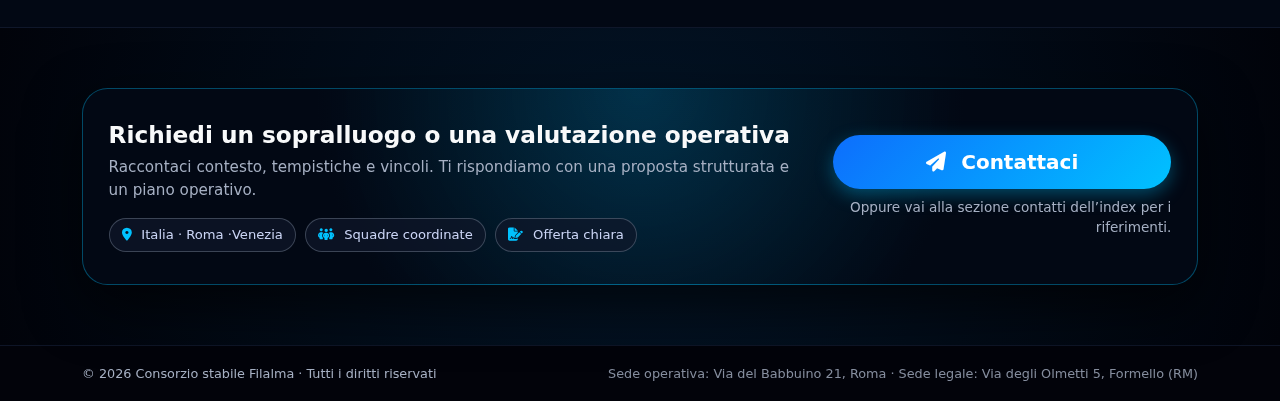
<file: traslochi.html>
<!DOCTYPE html>
<html lang="it">
<head>
  <script type="text/javascript" src="https://embeds.iubenda.com/widgets/9367d524-dbd9-4b78-b87b-c67bb0701623.js"></script>
  <meta charset="UTF-8">
  <title>Trasloco · Filalma Global Services</title>
  <meta name="viewport" content="width=device-width, initial-scale=1">

  <!-- Bootstrap -->
  <link href="https://cdn.jsdelivr.net/npm/bootstrap@5.3.3/dist/css/bootstrap.min.css" rel="stylesheet">
  <link rel="stylesheet" href="https://cdnjs.cloudflare.com/ajax/libs/font-awesome/6.5.1/css/all.min.css">
  <link rel="stylesheet" href="navbar.css">
  <link id="theme-dark" rel="stylesheet" href="trasloco.css">
  <link id="theme-light" rel="stylesheet" href="trasloco.light.css">
</head>

<body>
  <div id="navbar-container"></div>
  
  <main class="page-wrap">
    <section class="logi-section" id="logistica">
      <div class="container">
        <div class="logi-wrap">
          <div class="row g-4 align-items-center">
            <!-- sinistra testo -->
            <div class="col-lg-7">
              <div class="logi-kicker">
                <i class="fa-solid fa-arrows-rotate"></i> Logistica integrata
              </div>
    
              <h2 class="logi-h2">
                Logistica <span class="logi-accent">integrata</span> con regia Filalma
              </h2>
    
              <p class="logi-lead">
                Un unico coordinamento per <strong>ritiro</strong>, <strong>deposito temporaneo</strong>,
                <strong>gestione giacenze</strong> e <strong>consegna programmata</strong>.
                Riduciamo attriti operativi, tempi morti e rischi, garantendo tracciabilità e continuità.
              </p>
    
              <div class="logi-points">
                <div class="logi-point">
                  <div class="logi-point-ico"><i class="fa-solid fa-warehouse"></i></div>
                  <div>
                    <div class="logi-point-title">Deposito & stoccaggio</div>
                    <div class="logi-point-text">Gestione colli, giacenze e riconsegne per fasi e priorità.</div>
                  </div>
                </div>
    
                <div class="logi-point">
                  <div class="logi-point-ico"><i class="fa-solid fa-barcode"></i></div>
                  <div>
                    <div class="logi-point-title">Etichettatura & tracciabilità</div>
                    <div class="logi-point-text">Catalogazione ordinata per reparti, asset o aree operative.</div>
                  </div>
                </div>
    
                <div class="logi-point">
                  <div class="logi-point-ico"><i class="fa-solid fa-route"></i></div>
                  <div>
                    <div class="logi-point-title">Consegne su finestre</div>
                    <div class="logi-point-text">Pianificazione su ZTL, accessi, piani e fasce orarie.</div>
                  </div>
                </div>
              </div>
    
              <div class="logi-cta">
                <a class="btn btn-accent btn-lg" href="#preventivo">
                  <i class="fa-solid fa-clipboard-check me-2"></i> Richiedi preventivo
                </a>
                <a class="btn btn-ghost btn-lg" href="#inclusi">
                  <i class="fa-solid fa-layer-group me-2"></i> Vedi cosa include
                </a>
              </div>
    
              <div class="logi-meta">
                <span class="logi-chip"><i class="fa-solid fa-circle-check"></i> Unico interlocutore</span>
                <span class="logi-chip"><i class="fa-solid fa-circle-check"></i> Squadre coordinate</span>
                <span class="logi-chip"><i class="fa-solid fa-circle-check"></i> Procedure & sicurezza</span>
              </div>
            </div>
    
            <!-- destra card riepilogo -->
            <div class="col-lg-5">
              <div class="logi-card">
                <div class="logi-card-badge">
                  <i class="fa-solid fa-star"></i> Focus operativo
                </div>
    
                <h3 class="logi-card-title">Flussi ordinati, meno interruzioni</h3>
                <p class="logi-card-text">
                  Ideale per uffici, enti, eventi e magazzini: movimentazioni controllate, priorità definite,
                  consegne per step e riallestimento progressivo.
                </p>
    
                <div class="logi-card-grid">
                  <div class="logi-mini">
                    <i class="fa-solid fa-box-archive"></i>
                    <div>
                      <div class="logi-mini-title">Giacenze</div>
                      <div class="logi-mini-sub">inventario & gestione temporanea</div>
                    </div>
                  </div>
    
                  <div class="logi-mini">
                    <i class="fa-solid fa-clipboard-list"></i>
                    <div>
                      <div class="logi-mini-title">Priorità</div>
                      <div class="logi-mini-sub">consegne per aree/asset critici</div>
                    </div>
                  </div>
    
                  <div class="logi-mini">
                    <i class="fa-solid fa-shield-halved"></i>
                    <div>
                      <div class="logi-mini-title">Controlli</div>
                      <div class="logi-mini-sub">procedure e punti qualità</div>
                    </div>
                  </div>
    
                  <div class="logi-mini">
                    <i class="fa-solid fa-stopwatch"></i>
                    <div>
                      <div class="logi-mini-title">Finestre</div>
                      <div class="logi-mini-sub">orari, accessi e vincoli</div>
                    </div>
                  </div>
                </div>
    
                <div class="logi-card-footer">
                  <i class="fa-solid fa-lock me-1"></i> Tracciabilità · Pianificazione · Continuità operativa
                </div>
              </div>
            </div>
    
          </div>
        </div>
      </div>
    </section>
    <!-- HERO -->
    <header class="move-hero" id="top">
      <div class="move-hero-bg"></div>

      <div class="container position-relative">
        <div class="row align-items-center g-4">
          <div class="col-lg-7">
            <div class="kicker">
              <i class="fa-solid fa-truck-fast"></i>
              Servizio Trasloco · Logistica · Facchinaggio
            </div>

            <h1 class="hero-title">
              Traslochi <span class="accent">professionali</span> con regia unica.
            </h1>

            <p class="hero-subtitle">
              Filalma coordina aziende consorziate con esperienza decennale per gestire traslochi
              <strong>aziendali</strong>, <strong>istituzionali</strong> ed <strong>eventi complessi</strong>:
              pianificazione, movimentazioni delicate, tempi certi, sicurezza e continuità operativa.
            </p>

            <div class="hero-badges">
              <span class="badge-pill"><i class="fa-solid fa-route"></i> Pianificazione e crono-programma</span>
              <span class="badge-pill"><i class="fa-solid fa-boxes-stacked"></i> Imballo & protezioni</span>
              <span class="badge-pill"><i class="fa-solid fa-shield-halved"></i> Procedure e sicurezza</span>
              <span class="badge-pill"><i class="fa-solid fa-clock"></i> Finestre operative</span>
            </div>

            <div class="hero-cta">
                <a class="btn btn-accent btn-lg" href="#preventivo">
                    <i class="fa-solid fa-clipboard-check me-2"></i> Richiedi preventivo
                </a>
              <a class="btn btn-ghost btn-lg" href="#metodo">
                <i class="fa-solid fa-diagram-project me-2"></i> Il nostro metodo
              </a>
            </div>

            <div class="hero-meta">
              <div class="meta-item">
                <i class="fa-solid fa-circle-check"></i>
                <span>Unico interlocutore, più squadre operative</span>
              </div>
              <span class="dot"></span>
              <div class="meta-item">
                <i class="fa-solid fa-circle-check"></i>
                <span>Copertura nazionale e capacità di scala</span>
              </div>
            </div>
          </div>

          <div class="col-lg-5">
            <div class="hero-card">
              <div class="hero-card-badge">
                <i class="fa-solid fa-star"></i> Focus operativo
              </div>

              <h3 class="hero-card-title">Movimentazioni delicate & spazi sensibili</h3>
              <p class="hero-card-text">
                Gestione di archivi, arredi, apparati IT, allestimenti e materiali in contesti dove
                serve precisione: musei, uffici direzionali, sedi pubbliche, eventi.
              </p>

              <div class="hero-card-grid">
                <div class="mini">
                  <i class="fa-solid fa-laptop-file"></i>
                  <div>
                    <div class="mini-title">IT & Uffici</div>
                    <div class="mini-sub">disconnessione, trasporto, riallestimento</div>
                  </div>
                </div>
                <div class="mini">
                  <i class="fa-solid fa-folder-open"></i>
                  <div>
                    <div class="mini-title">Archivi</div>
                    <div class="mini-sub">catalogazione, etichettatura, posizionamento</div>
                  </div>
                </div>
                <div class="mini">
                  <i class="fa-solid fa-people-carry-box"></i>
                  <div>
                    <div class="mini-title">Facchinaggio</div>
                    <div class="mini-sub">squadre dedicate e tempi certi</div>
                  </div>
                </div>
                <div class="mini">
                  <i class="fa-solid fa-warehouse"></i>
                  <div>
                    <div class="mini-title">Deposito</div>
                    <div class="mini-sub">stoccaggio temporaneo e gestione giacenze</div>
                  </div>
                </div>
              </div>

              <div class="hero-card-footer">
                <i class="fa-solid fa-lock me-1"></i> Operatività coordinata · Procedure · Tracciabilità
              </div>
            </div>
          </div>
        </div>
      </div>
    </header>

    <!-- METODO -->
    <section id="metodo" class="section">
      <div class="container">
        <div class="section-header">
          <div class="section-kicker">Metodo</div>
          <h2 class="section-title">Come rendiamo un trasloco “senza sorprese”</h2>
          <p class="section-subtitle">
            Un processo chiaro, ripetibile e misurabile. Ti diciamo cosa facciamo, quando lo facciamo e con quali responsabilità.
          </p>
        </div>

        <div class="row g-4">
          <div class="col-md-6 col-lg-3">
            <div class="step-card">
              <div class="step-num">01</div>
              <div class="step-ico"><i class="fa-solid fa-magnifying-glass-location"></i></div>
              <h3 class="step-title">Sopralluogo & analisi</h3>
              <p class="step-text">Mappiamo volumi, accessi, vincoli, tempistiche e priorità operative.</p>
              <div class="step-foot"><i class="fa-solid fa-check"></i> Check-list tecnica</div>
            </div>
          </div>

          <div class="col-md-6 col-lg-3">
            <div class="step-card">
              <div class="step-num">02</div>
              <div class="step-ico"><i class="fa-solid fa-diagram-project"></i></div>
              <h3 class="step-title">Piano di lavoro</h3>
              <p class="step-text">Cronoprogramma, squadre, mezzi, responsabilità e gestione delle finestre.</p>
              <div class="step-foot"><i class="fa-solid fa-check"></i> Tempi e ruoli chiari</div>
            </div>
          </div>

          <div class="col-md-6 col-lg-3">
            <div class="step-card">
              <div class="step-num">03</div>
              <div class="step-ico"><i class="fa-solid fa-box-archive"></i></div>
              <h3 class="step-title">Imballo & protezioni</h3>
              <p class="step-text">Materiali idonei, etichettatura, protezione di superfici e beni delicati.</p>
              <div class="step-foot"><i class="fa-solid fa-check"></i> Materiali professionali</div>
            </div>
          </div>

          <div class="col-md-6 col-lg-3">
            <div class="step-card">
              <div class="step-num">04</div>
              <div class="step-ico"><i class="fa-solid fa-truck-ramp-box"></i></div>
              <h3 class="step-title">Movimentazione & setup</h3>
              <p class="step-text">Carico/scarico, trasporto, posizionamento e riallestimento a destinazione.</p>
              <div class="step-foot"><i class="fa-solid fa-check"></i> Chiusura attività</div>
            </div>
          </div>
        </div>
      </div>
    </section>

    <!-- SERVIZI INCLUSI -->
    <section class="section section-alt" id="inclusi">
      <div class="container">
        <div class="section-header">
          <div class="section-kicker">Incluso</div>
          <h2 class="section-title">Cosa possiamo includere nel servizio</h2>
          <p class="section-subtitle">
            Componiamo il pacchetto in base a contesto, budget e tempi. Sempre con regia Filalma.
          </p>
        </div>

        <div class="row g-4">
          <div class="col-md-6 col-lg-4">
            <div class="service-card">
              <div class="service-ico"><i class="fa-solid fa-boxes-packing"></i></div>
              <h3 class="service-title">Imballo & materiali</h3>
              <p class="service-text">Scatole, protezioni, etichette, film, imbottiture e gestione fragili.</p>
              <div class="service-tag"><i class="fa-solid fa-check"></i> Standard professionali</div>
            </div>
          </div>

          <div class="col-md-6 col-lg-4">
            <div class="service-card">
              <div class="service-ico"><i class="fa-solid fa-elevator"></i></div>
              <h3 class="service-title">Accessi complessi</h3>
              <p class="service-text">Scale, ascensori, passaggi ridotti, piani alti e vincoli di carico/scarico.</p>
              <div class="service-tag"><i class="fa-solid fa-check"></i> Squadre esperte</div>
            </div>
          </div>

          <div class="col-md-6 col-lg-4">
            <div class="service-card">
              <div class="service-ico"><i class="fa-solid fa-laptop"></i></div>
              <h3 class="service-title">IT & postazioni</h3>
              <p class="service-text">Movimentazione e riallestimento postazioni, archiviazione e cablaggi su richiesta.</p>
              <div class="service-tag"><i class="fa-solid fa-check"></i> Operatività ordinata</div>
            </div>
          </div>

          <div class="col-md-6 col-lg-4">
            <div class="service-card">
              <div class="service-ico"><i class="fa-solid fa-warehouse"></i></div>
              <h3 class="service-title">Deposito temporaneo</h3>
              <p class="service-text">Stoccaggio, tracciabilità colli e riconsegna programmata.</p>
              <div class="service-tag"><i class="fa-solid fa-check"></i> Gestione giacenze</div>
            </div>
          </div>

          <div class="col-md-6 col-lg-4">
            <div class="service-card">
              <div class="service-ico"><i class="fa-solid fa-broom"></i></div>
              <h3 class="service-title">Pulizia post-trasloco</h3>
              <p class="service-text">Pulizia di fine lavori e ripristino ambienti (civile/industriale).</p>
              <div class="service-tag"><i class="fa-solid fa-check"></i> Consegna in ordine</div>
            </div>
          </div>

          <div class="col-md-6 col-lg-4">
            <div class="service-card">
              <div class="service-ico"><i class="fa-solid fa-screwdriver-wrench"></i></div>
              <h3 class="service-title">Smontaggio & rimontaggio</h3>
              <p class="service-text">Arredi, scaffalature, strutture leggere e riallestimenti.</p>
              <div class="service-tag"><i class="fa-solid fa-check"></i> Cura del dettaglio</div>
            </div>
          </div>
        </div>
      </div>
    </section>

    <!-- SETTORI -->
    <section class="section" id="settori">
      <div class="container">
        <div class="section-header">
          <div class="section-kicker">Settori</div>
          <h2 class="section-title">Dove operiamo più spesso</h2>
          <p class="section-subtitle">
            Soluzioni su misura per contesti dove contano timing, discrezione e gestione dei rischi.
          </p>
        </div>

        <div class="row g-4">
          <div class="col-md-6 col-lg-3">
            <div class="sector-card">
              <i class="fa-solid fa-building"></i>
              <h3>Uffici & Direzionali</h3>
              <p>Trasferimenti sede, riorganizzazioni, postazioni e archivi.</p>
            </div>
          </div>
          <div class="col-md-6 col-lg-3">
            <div class="sector-card">
              <i class="fa-solid fa-landmark"></i>
              <h3>Enti & Istituzioni</h3>
              <p>Vincoli e procedure, finestre operative, accessi regolati.</p>
            </div>
          </div>
          <div class="col-md-6 col-lg-3">
            <div class="sector-card">
              <i class="fa-solid fa-warehouse"></i>
              <h3>Logistica & Magazzini</h3>
              <p>Movimentazioni, stoccaggio, scaffalature e flussi.</p>
            </div>
          </div>
          <div class="col-md-6 col-lg-3">
            <div class="sector-card">
              <i class="fa-solid fa-palette"></i>
              <h3>Eventi & Cultura</h3>
              <p>Allestimenti, materiali delicati, coordinamento operativo.</p>
            </div>
          </div>
        </div>
      </div>
    </section>

    <!-- PREVENTIVO -->
<section id="preventivo" class="section section-alt">
    <div class="container">
      <div class="section-header">
        <div class="section-kicker">Preventivo</div>
        <h2 class="section-title">Richiedi il tuo preventivo</h2>
        <p class="section-subtitle">
          Compila i dati essenziali: ti ricontattiamo rapidamente con una valutazione operativa.
        </p>
      </div>
  
      <div class="row g-4 align-items-start">
        <!-- Colonna info -->
        <div class="col-lg-5">
          <div class="info-card">
            <div class="info-kicker">
              <i class="fa-solid fa-circle-info"></i> Come funziona
            </div>
  
            <ul class="info-list">
              <li><i class="fa-solid fa-check"></i> Dati chiari = preventivo più accurato</li>
              <li><i class="fa-solid fa-check"></i> Possiamo includere imballo, facchinaggio, deposito e pulizie</li>
              <li><i class="fa-solid fa-check"></i> Pianificazione su finestre operative (ZTl / accessi / piani)</li>
            </ul>
  
            <div class="info-note">
              <div class="note-ico"><i class="fa-solid fa-shield-halved"></i></div>
              <div class="tiny">
                <strong class="text-white">Nota privacy:</strong><br>
                Inviando il form accetti l’uso dei dati per essere ricontattato.
              </div>
            </div>
          </div>
        </div>
  
        <!-- Colonna form -->
        <div class="col-lg-7">
          <div class="form-card">
            <form action="https://usebasin.com/f/_ENDPOINT" method="POST" id="quoteForm" novalidate>
              <!-- Honeypot anti-spam -->
              <input type="text" name="_gotcha" class="d-none" tabindex="-1" autocomplete="off">
  
             
  
              <div class="row g-3">
                <!-- DATI CONTATTO -->
                <div class="col-12">
                  <div class="group-title">
                    <span class="chip"><i class="fa-solid fa-user"></i> Dati di contatto</span>
                  </div>
                </div>
  
                <div class="col-md-6">
                  <label class="form-label required">Nome</label>
                  <input class="form-control" name="nome" required placeholder="Es. Mario">
                  <div class="invalid-feedback">Inserisci il nome.</div>
                </div>
  
                <div class="col-md-6">
                  <label class="form-label required">Cognome</label>
                  <input class="form-control" name="cognome" required placeholder="Es. Rossi">
                  <div class="invalid-feedback">Inserisci il cognome.</div>
                </div>
  
                <div class="col-md-6">
                  <label class="form-label required">Email</label>
                  <input class="form-control" type="email" name="email" required placeholder="nome@email.it">
                  <div class="invalid-feedback">Inserisci un’email valida.</div>
                </div>
  
                <div class="col-md-6">
                  <label class="form-label required">Telefono</label>
                  <input class="form-control" type="tel" name="telefono" required inputmode="tel" placeholder="Il numero a cui ricontattarti">
                  <div class="invalid-feedback">Inserisci un numero di telefono.</div>
                </div>
  
                <!-- DIVISORE VISIVO -->
                <div class="col-12">
                  <hr class="divider-soft">
                </div>
  
                <!-- PUNTO DI PARTENZA -->
                <div class="col-12">
                  <div class="group-title d-flex align-items-center justify-content-between gap-2">
                    <span class="chip"><i class="fa-solid fa-location-dot"></i> Punto di partenza</span>
                    <span class="tiny muted-hint">Indica indirizzo, zona e piano</span>
                  </div>
                </div>
  
                <div class="col-12">
                  <label class="form-label required">Indirizzo completo di partenza</label>
                  <input class="form-control" name="partenza_indirizzo" required placeholder="Via/Piazza, numero civico, città">
                  <div class="invalid-feedback">Inserisci l’indirizzo di partenza.</div>
                </div>
  
                <div class="col-md-6">
                  <label class="form-label required">Zona di partenza</label>
                  <select class="form-select" name="partenza_zona" required>
                    <option value="" selected disabled>Seleziona zona</option>
                    <option value="centro_ztl">Centro ZTL</option>
                    <option value="centro_citta">Centro città</option>
                    <option value="periferia">Periferia</option>
                  </select>
                  <div class="invalid-feedback">Seleziona la zona di partenza.</div>
                </div>
  
                <div class="col-md-6">
                  <label class="form-label required">Piano di partenza</label>
                  <input class="form-control" name="partenza_piano" required inputmode="numeric" pattern="^[0-9]{1,2}$" maxlength="2"
                         placeholder="Es. 0, 1, 2...">
                  <div class="invalid-feedback">Inserisci il piano di partenza (numero).</div>
                </div>
  
                <div class="col-12">
                  <label class="form-label required">
                    Metri cubi da trasportare (circa) <span class="tiny text-muted">(max 1000)</span>
                  </label>
                  <input class="form-control" name="metri_cubi" required type="number" min="1" max="1000" step="1"
                         inputmode="numeric" placeholder="Es. 25">
                  <div class="invalid-feedback">Inserisci un valore tra 1 e 1000.</div>
                </div>
  
                <!-- SEPARATORE CON ETICHETTA -->
                <div class="col-12">
                  <div class="split-label">
                    <span>Arrivo</span>
                  </div>
                </div>
  
                <!-- PUNTO DI ARRIVO -->
                <div class="col-12">
                  <div class="group-title d-flex align-items-center justify-content-between gap-2">
                    <span class="chip"><i class="fa-solid fa-flag-checkered"></i> Punto di arrivo</span>
                    <span class="tiny muted-hint">Indica indirizzo, zona e piano</span>
                  </div>
                </div>
  
                <div class="col-12">
                  <label class="form-label required">Indirizzo completo di arrivo</label>
                  <input class="form-control" name="arrivo_indirizzo" required placeholder="Via/Piazza, numero civico, città">
                  <div class="invalid-feedback">Inserisci l’indirizzo di arrivo.</div>
                </div>
  
                <div class="col-md-6">
                  <label class="form-label required">Zona di arrivo</label>
                  <select class="form-select" name="arrivo_zona" required>
                    <option value="" selected disabled>Seleziona zona</option>
                    <option value="centro_ztl">Centro ZTL</option>
                    <option value="centro_citta">Centro città</option>
                    <option value="periferia">Periferia</option>
                  </select>
                  <div class="invalid-feedback">Seleziona la zona di arrivo.</div>
                </div>
  
                <div class="col-md-6">
                  <label class="form-label required">Piano di arrivo</label>
                  <input class="form-control" name="arrivo_piano" required inputmode="numeric" pattern="^[0-9]{1,2}$" maxlength="2"
                         placeholder="Es. 0, 1, 2...">
                  <div class="invalid-feedback">Inserisci il piano di arrivo (numero).</div>
                </div>
  
                <!-- CONSENSO -->
                <div class="col-12">
                  <div class="form-check mt-1">
                    <input class="form-check-input" type="checkbox" id="privacyQuote" required>
                    <label class="form-check-label required" for="privacyQuote">
                      Confermo di aver letto l’informativa e acconsento al trattamento dei dati per essere ricontattato.
                    </label>
                    <div class="invalid-feedback">Campo obbligatorio.</div>
                  </div>
                </div>
  
                <!-- CTA -->
                <div class="col-12 d-flex flex-wrap gap-2 align-items-center mt-2">
                  <button class="btn btn-accent btn-lg" type="submit" id="quoteSubmit">
                    <i class="fa-solid fa-paper-plane me-2"></i> Invia richiesta
                  </button>
                  <span class="tiny ms-auto" id="quoteStatus"></span>
                </div>
  
              </div>
            </form>
          </div>
        </div>
      </div>
    </div>
  </section>

    <!-- MINI CAROUSEL: FAQ / TESTIMONIANZE -->
    <section class="section section-alt" id="faq">
      <div class="container">
        <div class="section-header">
          <div class="section-kicker">FAQ</div>
          <h2 class="section-title">Domande frequenti</h2>
          <p class="section-subtitle">Risposte rapide, in stile “operativo”.</p>
        </div>

        <div id="faqCarousel" class="carousel slide carousel-fade faq-carousel" data-bs-ride="carousel" data-bs-interval="8000">
          <div class="carousel-inner">
            <div class="carousel-item active">
              <div class="faq-card">
                <h3>Quanto tempo serve per organizzare un trasloco aziendale?</h3>
                <p>
                  Dipende da volumi e vincoli. In genere, dopo sopralluogo e mappatura, definiamo un piano con
                  finestre operative e step per minimizzare fermi attività.
                </p>
                <div class="faq-foot"><i class="fa-solid fa-check"></i> Pianificazione + cronoprogramma</div>
              </div>
            </div>

            <div class="carousel-item">
              <div class="faq-card">
                <h3>Gestite anche imballo e beni delicati?</h3>
                <p>
                  Sì. Usiamo materiali professionali e protocolli di protezione per archivi, apparati IT,
                  arredi e materiali sensibili. Etichettatura e tracciabilità inclusi.
                </p>
                <div class="faq-foot"><i class="fa-solid fa-check"></i> Punti di controllo qualità</div>
              </div>
            </div>

            <div class="carousel-item">
              <div class="faq-card">
                <h3>È possibile includere pulizie e ripristino ambienti?</h3>
                <p>
                  Certo. Possiamo integrare pulizie post-trasloco e ripristino: un’unica regia,
                  un unico referente, tempi più rapidi.
                </p>
                <div class="faq-foot"><i class="fa-solid fa-check"></i> Servizio integrato</div>
              </div>
            </div>
          </div>

          <button class="carousel-control-prev" type="button" data-bs-target="#faqCarousel" data-bs-slide="prev" aria-label="FAQ precedente">
            <span class="carousel-control-prev-icon" aria-hidden="true"></span>
          </button>
          <button class="carousel-control-next" type="button" data-bs-target="#faqCarousel" data-bs-slide="next" aria-label="FAQ successiva">
            <span class="carousel-control-next-icon" aria-hidden="true"></span>
          </button>
        </div>
      </div>
    </section>

    <!-- RICHIESTA SOPRALLUOGO (CTA) -->
    <section class="cta-section" id="richiesta">
      <div class="container">
        <div class="cta-card">
          <div class="row align-items-center g-4">
            <div class="col-lg-8">
              <h2 class="cta-title">Richiedi un sopralluogo o una valutazione operativa</h2>
              <p class="cta-text">
                Raccontaci contesto, tempistiche e vincoli. Ti rispondiamo con una proposta strutturata e un piano operativo.
              </p>

              <div class="cta-pills">
                <span class="pill"><i class="fa-solid fa-location-dot"></i> Italia · Roma ·Venezia </span>
                <span class="pill"><i class="fa-solid fa-people-group"></i> Squadre coordinate</span>
                <span class="pill"><i class="fa-solid fa-file-signature"></i> Offerta chiara</span>
              </div>
            </div>

            <div class="col-lg-4 text-lg-end text-center">
              <a href="diventa-consorziata.html#contatto" class="btn btn-accent btn-lg w-100">
                <i class="fa-solid fa-paper-plane me-2"></i> Contattaci
              </a>
              <div class="tiny mt-2">
                Oppure vai alla sezione contatti dell’index per i riferimenti.
              </div>
            </div>
          </div>
        </div>
      </div>
    </section>

    <!-- FOOTER -->
    <footer class="page-footer">
      <div class="container d-flex flex-column flex-md-row justify-content-between align-items-center gap-2">
        <span>© <span id="year"></span> Consorzio stabile Filalma · Tutti i diritti riservati</span>
        <span style="opacity:0.8;">
          Sede operativa: Via del Babbuino 21, Roma · Sede legale: Via degli Olmetti 5, Formello (RM)
        </span>
      </div>
    </footer>
  </main>

  <script src="https://cdn.jsdelivr.net/npm/bootstrap@5.3.3/dist/js/bootstrap.bundle.min.js"></script>


  <script src="navbar.js"></script>

  
  <script src="trasloco.js"></script>
</body>
</html>
</file>
<file: navbar.css>
:root {
  --filalma-blue-dark: #031426;
  --filalma-blue: #0d6efd;
  --filalma-turquoise: #00c2ff;
  --filalma-text: #f8f9fa;
  --filalma-muted: #a6b0c3;
}

/* NAVBAR PRINCIPALE */
.filalma-navbar {
  background: rgba(239, 231, 218, 0.8);
backdrop-filter: blur(12px) saturate(120%);
border-bottom: 1px solid rgba(15, 23, 42, 0.06);
  box-shadow: 0 8px 24px rgba(0, 0, 0, 0.4);
  font-family: system-ui, -apple-system, BlinkMacSystemFont, "Segoe UI", Roboto, sans-serif;
  z-index: 1030;
}

.filalma-navbar .navbar-brand img {
  height: 42px;
  object-fit: contain;
}

.filalma-navbar .navbar-brand {
  color: #ffffff;
  font-weight: 600;
  letter-spacing: 0.06em;
  text-transform: uppercase;
  font-size: 0.9rem;
}

.filalma-navbar .navbar-nav .nav-link {
  color: #031426;
  font-weight: 500;
  font-size: 0.92rem;
  padding-inline: 0.8rem;
}

.filalma-navbar .navbar-nav .nav-link:hover,
.filalma-navbar .navbar-nav .nav-link:focus,
.filalma-navbar .navbar-nav .nav-link.active {
  color: var(--filalma-turquoise);
}

.filalma-navbar .dropdown-menu {
  background: #020814;
  border-radius: 0.75rem;
  border: 1px solid rgba(0,194,255,0.3);
  box-shadow: 0 18px 40px rgba(0, 0, 0, 0.7);
  padding-block: 0.4rem;
  min-width: 220px;
}

.filalma-navbar .dropdown-item {
  color: #e5e7eb;
  font-size: 0.9rem;
  padding-block: 0.45rem;
}

.filalma-navbar .dropdown-item:hover {
  background: rgba(13,110,253,0.15);
  color: #ffffff;
}

/* Toggler (hamburger) */
.filalma-navbar .navbar-toggler {
  border-radius: 999px;
  border: 1px solid rgba(255, 255, 255, 0.3);
  padding: 6px 10px;
}

.filalma-navbar .navbar-toggler:focus {
  box-shadow: 0 0 0 0.12rem rgba(0, 194, 255, 0.55);
}

.filalma-navbar .navbar-toggler-icon-custom {
  font-size: 1.2rem;
  color: #031426;
  display: inline-flex;
  align-items: center;
  justify-content: center;
}

/* Bottoni azione */
.filalma-btn-nav {
  border-radius: 999px;
  padding-inline: 1.1rem;
  font-weight: 600;
  font-size: 0.9rem;
  display: inline-flex;
  align-items: center;
  gap: 0.35rem;
}

.filalma-btn-home {
  border: 1px solid rgba(255,255,255,0.4);
  color: #ffffff;
  background: transparent;
}

.filalma-btn-home:hover {
  background: rgba(255,255,255,0.12);
  color: #ffffff;
}

.filalma-btn-consorziate {
  background: linear-gradient(135deg, var(--filalma-blue), var(--filalma-turquoise));
  border: none;
  color: #ffffff;
  box-shadow: 0 6px 18px rgba(0, 194, 255, 0.4);
}

.filalma-btn-consorziate:hover {
  filter: brightness(1.06);
  box-shadow: 0 8px 24px rgba(0, 194, 255, 0.55);
  color: #ffffff;
}

.filalma-btn-area {
  border: 1px solid rgba(0,194,255,0.7);
  color: var(--filalma-turquoise);
  background: rgba(3,20,38,0.8);
}

.filalma-btn-area:hover {
  background: rgba(0,194,255,0.15);
  color: #ffffff;
}

/* OFFCANVAS MOBILE */
.filalma-offcanvas {
  background: radial-gradient(circle at top, #031426, #020712);
  color: #e5e7eb;
}

.filalma-offcanvas .offcanvas-header {
  border-bottom: 1px solid rgba(255,255,255,0.08);
}

.filalma-offcanvas .offcanvas-title {
  font-size: 0.9rem;
  text-transform: uppercase;
  letter-spacing: 0.16em;
  color: #9ca3af;
  padding-right: 1rem;
}

.filalma-offcanvas-logo {
  height: 40px;
  object-fit: contain;
}

.filalma-offcanvas .btn-close {
  filter: invert(1);
}

/* Link offcanvas */
.filalma-offcanvas .nav-link {
  color: #e5e7eb;
  font-size: 0.95rem;
  padding-left: 0;
}

.filalma-offcanvas .nav-link:hover {
  color: var(--filalma-turquoise);
}

.filalma-offcanvas-section-label {
  font-size: 0.75rem;
  text-transform: uppercase;
  letter-spacing: 0.2em;
  color: var(--filalma-muted);
  margin-top: 1.2rem;
  margin-bottom: 0.2rem;
}

.filalma-offcanvas .filalma-offcanvas-btn {
  border-radius: 999px;
  font-weight: 600;
  font-size: 0.9rem;
}

/* Layout desktop vs mobile */
@media (max-width: 991.98px) {
  .filalma-navbar .navbar-collapse {
    display: none !important; /* usiamo solo offcanvas su mobile */
  }
}

@media (min-width: 992px) {
  /* Nascondi offcanvas su desktop (esiste, ma non visibile) */
  .filalma-offcanvas {
    visibility: hidden;
  }
}
/* THEME TOGGLE BUTTON (non cambia i colori della navbar) */
.filalma-theme-toggle{
width: 40px;
height: 40px;
border-radius: 999px;
border: 1px solid rgba(255,255,255,0.28);
background: rgba(255,255,255,0.06);
color: #031426;
display: inline-flex;
align-items: center;
justify-content: center;
padding: 0;
}

.filalma-theme-toggle:hover{
background: rgba(0,194,255,0.14);
border-color: rgba(0,194,255,0.55);
color: #ffffff;
}

.filalma-theme-toggle:focus{
box-shadow: 0 0 0 0.12rem rgba(0, 194, 255, 0.45);
}
</file>
<file: index.light.css>
/* ==========================================================
   FILALMA — index LIGHT THEME (PREMIUM)
   SOLO COLORI / FINITURE (no layout changes)
   Canvas può restare scuro: non lo tocchiamo.
   ========================================================== */


   :root{
    --filalma-blue-dark: #031426;
    --filalma-blue: #0d6efd;
    --filalma-turquoise: #00c2ff;
  
    /* livelli chiari */
    --filalma-bg: #f6f9ff;     /* base */
    --filalma-bg-2: #ffffff;   /* superfici */
    --filalma-bg-3: #d7eaff;   /* alternate */
  
    --filalma-text: #0b1b2b;
    --filalma-muted: #516479;
  
    --filalma-border: rgba(3, 20, 38, 0.14);
    --filalma-border-soft: rgba(3, 20, 38, 0.10);
  
    /* glass */
    --filalma-glass: rgba(255,255,255,0.78);
    --filalma-glass-2: rgba(255,255,255,0.92);
  
    /* ombre eleganti */
    --filalma-shadow: 0 18px 45px rgba(3, 20, 38, 0.10);
    --filalma-shadow-2: 0 28px 70px rgba(3, 20, 38, 0.12);
    --filalma-shadow-soft: 0 14px 34px rgba(3, 20, 38, 0.08);
  
    /* highlight */
    --filalma-ring: 0 0 0 .18rem rgba(0, 194, 255, 0.20);
  }
  
  /* ----------------------------------------------------------
     Base + texture molto leggera (non cambia layout)
  ---------------------------------------------------------- */
  body{
    background-color: var(--filalma-bg) !important;
    color: var(--filalma-text) !important;
  
    /* “grain” leggerissimo */
    background-image:
      radial-gradient(circle at 15% 10%, rgba(0,194,255,0.07), transparent 35%),
      radial-gradient(circle at 85% 15%, rgba(13,110,253,0.06), transparent 40%),
      radial-gradient(circle at 45% 90%, rgba(0,194,255,0.05), transparent 45%);
    background-attachment: fixed;
  }
  
  /* link */
  a{ color: inherit; }
  
  /* ----------------------------------------------------------
     HERO — più “white layered” con accenti turchesi
  ---------------------------------------------------------- */
  .hero{
    background:
      radial-gradient(circle at top left, rgba(0,194,255,0.12), transparent 48%),
      radial-gradient(circle at 70% 10%, rgba(13,110,253,0.10), transparent 55%),
      linear-gradient(180deg, #ffffff 0%, var(--filalma-bg) 62%, var(--filalma-bg-3) 100%) !important;
  }
  
  .hero-overlay-blur{
    background:
      radial-gradient(circle at 20% 0, rgba(0,194,255,0.14), transparent 55%),
      radial-gradient(circle at 80% 20%, rgba(13,110,253,0.13), transparent 60%) !important;
  }
  h1.hero-title{
    color: #073b7a !important; 
  }
  .cap-title1{
    color: #073b7a;
  }
  
  /* pill kicker */
  .hero-kicker{
    background: linear-gradient(180deg, rgba(255,255,255,0.92), rgba(255,255,255,0.72)) !important;
    color: var(--filalma-blue) !important;
    border: 1px solid rgba(13,110,253,0.18) !important;
    box-shadow: 0 14px 34px rgba(3,20,38,0.08);
    backdrop-filter: blur(10px);
  }
  .hero-kicker span{ color: rgba(11,27,43,0.70) !important; }
  
  .hero-subtitle{ color: var(--filalma-muted) !important; }
  
  /* badges */
  .hero-badge{
    background: linear-gradient(180deg, rgba(255,255,255,0.92), rgba(255,255,255,0.72)) !important;
    color: rgba(11,27,43,0.88) !important;
    border: 1px solid rgba(3,20,38,0.10) !important;
    box-shadow: 0 12px 30px rgba(3,20,38,0.06);
    backdrop-filter: blur(10px);
  }
  .hero-badge i{
    color: rgba(13,110,253,0.85);
  }
  
  /* link secondario */
  .hero-secondary-link{ color: rgba(11,27,43,0.70) !important; }
  .hero-secondary-link:hover{ color: rgba(11,27,43,0.92) !important; }
  
  /* meta */
  .hero-meta{ color: rgba(11,27,43,0.62) !important; }
  .hero-meta-dot{ background: rgba(3,20,38,0.24) !important; }
  
  /* Hero right card — vetro + bordo turchese soft */
  .hero-right-card{
    background:
      radial-gradient(circle at top, rgba(0,194,255,0.10), transparent 40%),
      linear-gradient(180deg, rgba(255,255,255,0.96), rgba(255,255,255,0.86)) !important;
    border: 1px solid rgba(0,194,255,0.22) !important;
    box-shadow: var(--filalma-shadow-2) !important;
    backdrop-filter: blur(12px);
  }
  .hero-right-card::before{
    opacity: 0.22 !important;
    mix-blend-mode: normal !important;
  }
  .hero-right-label{ color: rgba(11,27,43,0.58) !important; }
  .hero-right-title{ color: rgba(11,27,43,0.92) !important; }
  
  .hero-right-pill{
    background: rgba(255,255,255,0.92) !important;
    color: var(--filalma-blue) !important;
    border: 1px solid rgba(13,110,253,0.18) !important;
    box-shadow: 0 10px 22px rgba(3,20,38,0.06);
  }
  
  .hero-right-list{ color: rgba(11,27,43,0.80) !important; }
  .hero-right-list i{ color: var(--filalma-blue) !important; }
  
  .hero-right-footer{
    color: rgba(11,27,43,0.60) !important;
    border-top: 1px dashed rgba(3,20,38,0.22) !important;
  }
  
  .top-carousel{
    background: var(--filalma-bg-2) !important;
    border: 1px solid rgba(13,110,253,0.16) !important;
    box-shadow: var(--filalma-shadow-2) !important;
  }
  
  /* overlay sulle immagini  */
  .carousel-overlay{
    background:
      radial-gradient(circle at 20% 15%, rgba(0,194,255,0.12), transparent 55%),
      radial-gradient(circle at 80% 25%, rgba(13,110,253,0.12), transparent 60%),
      linear-gradient(to top, rgba(3,20,38,0.52), rgba(3,20,38,0.02)) !important;
  }
  
  .cap-kicker{
    background: linear-gradient(180deg, rgba(255,255,255,0.92), rgba(255,255,255,0.72)) !important;
    color: var(--filalma-blue) !important;
    border: 1px solid rgba(13,110,253,0.18) !important;
    box-shadow: 0 12px 26px rgba(3,20,38,0.10);
    backdrop-filter: blur(10px);
  }
  
  .cap-text{
    color: rgba(255,255,255,0.92) !important;
  }

  .top-carousel .carousel-indicators [data-bs-target]{
    border: 1px solid rgba(0,194,255,0.55) !important;
    background: rgba(255,255,255,0.72) !important;
  }
  .top-carousel .carousel-indicators .active{
    background: linear-gradient(135deg, var(--filalma-blue), var(--filalma-turquoise)) !important;
  }
  
 
  .canvas-section{
    background:
      radial-gradient(circle at 18% 0, rgba(0,194,255,0.08), transparent 55%),
      linear-gradient(180deg, var(--filalma-bg-3), var(--filalma-bg)) !important;
    border-top: 1px solid var(--filalma-border-soft) !important;
    border-bottom: 1px solid var(--filalma-border-soft) !important;
  }
  
  .canvas-caption{
    color: rgba(11,27,43,0.62) !important;
  }
  
  .section{
   
    background: linear-gradient(to right, #fff1eb 0%, rgba(0,194,255,0.4) 100%) !important;
  }
  
  .section-alt{
    background: linear-gradient(180deg, #ffffff 0%, var(--filalma-bg-3) 100%) !important;
  }
  
  .section-kicker{
    color: var(--filalma-blue) !important;
    text-shadow: 0 10px 25px rgba(0,194,255,0.10);
  }
  
  .section-subtitle{
    color: var(--filalma-muted) !important;
  }
  .section-title{
    color: #073b7a;
  }
  
  .service-card{
    background:
      radial-gradient(circle at top, rgba(0,194,255,0.09), transparent 45%),
      linear-gradient(180deg, rgba(255,255,255,0.96), rgba(255,255,255,0.80)) !important;
    border: 1px solid rgba(3,20,38,0.10) !important;
    box-shadow: var(--filalma-shadow-soft);
    backdrop-filter: blur(12px);
  }
  
  .service-card:hover{
    border-color: rgba(0,194,255,0.28) !important;
    box-shadow: var(--filalma-shadow-2) !important;
    background:
      radial-gradient(circle at top, rgba(0,194,255,0.12), transparent 45%),
      linear-gradient(180deg, rgba(255,255,255,0.98), rgba(255,255,255,0.86)) !important;
  }
  .service-title{
    color: #00c2ff;
  }
  .service-icon{
    background: rgba(255,255,255,0.95) !important;
    border: 1px solid rgba(0,194,255,0.22) !important;
    color: var(--filalma-blue) !important;
    box-shadow: 0 10px 22px rgba(3,20,38,0.06);
  }
  
  .service-text{ color: var(--filalma-muted) !important; }
  .service-tag{ color: rgba(11,27,43,0.78) !important; }
  .service-tag i{ color: var(--filalma-blue) !important; }
 
  .biennale-card{
    background:
      radial-gradient(circle at top left, rgba(13,110,253,0.12), transparent 50%),
      linear-gradient(180deg, rgba(255,255,255,0.98), rgba(255,255,255,0.84)) !important;
    border: 1px solid rgba(13,110,253,0.18) !important;
    box-shadow: var(--filalma-shadow-2) !important;
    backdrop-filter: blur(12px);
  }
  
  .biennale-badge{
    background: rgba(255,255,255,0.94) !important;
    border: 1px solid rgba(0,194,255,0.22) !important;
    color: var(--filalma-blue) !important;
    box-shadow: 0 10px 22px rgba(3,20,38,0.06);
  }
  
  .biennale-text{ color: rgba(11,27,43,0.78) !important; }
  .biennale-title{
    color: #00c2ff;
  }
  
  .biennale-tag{
    background: rgba(255,255,255,0.92) !important;
    color: var(--filalma-muted) !important;
    border: 1px solid rgba(3,20,38,0.10) !important;
  }
  
  .biennale-meta{ color: rgba(11,27,43,0.62) !important; }
  
  .benefit-icon{
    background: rgba(255,255,255,0.95) !important;
    border: 1px solid rgba(0,194,255,0.22) !important;
    color: var(--filalma-blue) !important;
    box-shadow: 0 10px 22px rgba(3,20,38,0.06);
  }
  .benefit-text{ color: var(--filalma-muted) !important; }

  .benefit-title{
    color: #0b1b2b;
  }
  
  .cta-section{
    background:
      radial-gradient(circle at 20% 30%, rgba(0,194,255,0.10), transparent 55%),
      radial-gradient(circle at 80% 40%, rgba(13,110,253,0.08), transparent 60%),
      linear-gradient(180deg, var(--filalma-bg-3), var(--filalma-bg)) !important;
    border-top: 1px solid var(--filalma-border-soft) !important;
  }
  
  .cta-card{
    background:
      radial-gradient(circle at top, rgba(0,194,255,0.12), transparent 42%),
      linear-gradient(180deg, rgba(255,255,255,0.98), rgba(255,255,255,0.86)) !important;
    border: 1px solid rgba(0,194,255,0.22) !important;
    box-shadow: var(--filalma-shadow-2) !important;
    backdrop-filter: blur(12px);
  }
  .cta-text{ color: var(--filalma-muted) !important; }
  .cta-title{
    color: #073b7a;
  }
  
  footer{
    background: linear-gradient(180deg, #ffffff, var(--filalma-bg)) !important;
    color: rgba(11,27,43,0.62) !important;
    border-top: 1px solid var(--filalma-border-soft) !important;
  }
  
  .cert-section{
    color: var(--filalma-text) !important;
    background: linear-gradient(to left, #fff1eb 0%, #ace0f9 100%) !important;
  }
  
  .cert-section .text-primary{
    color: var(--filalma-blue) !important;
  }
  
  .cert-card{
    background:
      radial-gradient(circle at 15% 10%, rgba(0,194,255,0.10), transparent 40%),
      linear-gradient(180deg, rgba(255,255,255,0.98), rgba(255,255,255,0.86)) !important;
    border: 1px solid rgba(13,110,253,0.16) !important;
    box-shadow: var(--filalma-shadow) !important;
    backdrop-filter: blur(12px);
  }
  
  .cert-card h4{
    color: rgba(11,27,43,0.92) !important;
  }
  
  .cert-card p{
    color: rgba(11,27,43,0.72) !important;
  }
  
  .cert-badge{
    color: var(--filalma-blue) !important;
    filter: drop-shadow(0 10px 18px rgba(13,110,253,0.12));
  }
 
  [style*="color: rgb(255, 255, 255)"]{
    color: var(--filalma-text) !important;
  }
  
  :focus-visible{
    outline: none;
    box-shadow: var(--filalma-ring);
  }
  
  .btn-primary{
    box-shadow: 0 10px 22px rgba(13,110,253,0.18);
  }
  .btn-primary:hover{
    box-shadow: 0 14px 30px rgba(13,110,253,0.22);
  }


.green-section{
  padding: 70px 0;
  position: relative;
  background: linear-gradient(110deg,
    #dff4ff 0%,
    #eefcff 32%,
    #eaf8f1 55%,
    #0f6a3b 100%
  );
  border-top: 1px solid rgba(0,0,0,0.06);
  border-bottom: 1px solid rgba(0,0,0,0.06);
  overflow: hidden;
}

.green-section::before{
  content:"";
  position:absolute;
  inset:-30%;
  background:
    radial-gradient(circle at 18% 20%, rgba(0,194,255,0.18), transparent 55%),
    radial-gradient(circle at 80% 40%, rgba(34,197,94,0.18), transparent 55%);
  pointer-events:none;
}

.green-section .container{ position:relative; z-index:1; }

.green-kicker{
  display:inline-flex;
  align-items:center;
  gap:.4rem;
  font-size:.75rem;
  text-transform:uppercase;
  letter-spacing:.14em;
  padding:5px 14px;
  border-radius:999px;
  background:rgba(255,255,255,0.92);
  color:#0f6a3b;
  border:1px solid rgba(15,106,59,0.25);
  margin-bottom:1rem;
  backdrop-filter: blur(10px);
}

.green-title{
  font-size: clamp(1.8rem, 2vw + 1rem, 2.4rem);
  font-weight:700;
  line-height:1.2;
  margin-bottom:1rem;
  color:#0b1b2b; 
}

.green-title span{
  background: linear-gradient(135deg, #16a34a, #059669);
  -webkit-background-clip:text;
  background-clip:text;
  color:transparent;
}

.green-text{
  font-size:.95rem;
  color:#1f3347;
  margin-bottom:.9rem;
  max-width:560px;
}

/* Bottone “foglia allungata” */
.btn-leaf{
  display:inline-flex;
  align-items:center;
  font-weight:700;
  padding:.7rem 1.45rem;
  border-radius: 999px 64px 999px 64px;
  background: linear-gradient(135deg, #22c55e, #0f6a3b);
  color:#ffffff;
  border:none;
  box-shadow:0 10px 26px rgba(15,106,59,0.22);
  transition:transform .25s ease, box-shadow .25s ease, filter .25s ease;
}

.btn-leaf:hover{
  transform:translateY(-3px);
  box-shadow:0 14px 34px rgba(15,106,59,0.32);
  filter: brightness(1.03);
  color:#fff;
}

.green-cta{ margin-top: 1.1rem; }

/* ===== METRIC COUNTER ===== */
.green-metric{
  margin-top: 1.1rem;
  margin-bottom: 1.05rem;
  display:flex;
  gap: .9rem;
  align-items:flex-start;
  padding: 1rem 1.05rem;
  border-radius: 1.2rem;
  background: rgba(255,255,255,0.78);
  border: 1px solid rgba(11,27,43,0.10);
  box-shadow: 0 18px 45px rgba(11,27,43,0.10);
  backdrop-filter: blur(10px);
}

.metric-ico{
  width: 44px;
  height: 44px;
  border-radius: 999px;
  display:flex;
  align-items:center;
  justify-content:center;
  background: rgba(13,110,253,0.10);
  border: 1px solid rgba(13,110,253,0.18);
  color: #0d6efd;
  flex-shrink:0;
}

.metric-body{ min-width: 0; }

.metric-value{
  display:flex;
  align-items:baseline;
  gap: .4rem;
  font-weight: 850;
  line-height: 1;
  color: #0b1b2b;
  font-size: clamp(2rem, 1.6vw + 1.2rem, 2.5rem);
}

.metric-unit{
  font-size: .95rem;
  font-weight: 800;
  color: #0f6a3b;
  letter-spacing: .02em;
}

.metric-label{
  margin-top: .25rem;
  font-weight: 700;
  color: #1f3347;
}

.metric-note{
  margin-top: .15rem;
  font-size: .85rem;
  color: rgba(31,51,71,0.75);
}

/* MEDIA GRID */
.green-media-grid{
  display:grid;
  grid-template-columns: 1fr 1fr;
  gap:1rem;
}

.green-media{
  border-radius:1.3rem;
  overflow:hidden;
  box-shadow:0 18px 45px rgba(0,0,0,0.12);
  position:relative;
  border: 1px solid rgba(255,255,255,0.25);
}

.green-media img{
  width:100%;
  height:100%;
  min-height: 210px;
  object-fit:cover;
  display:block;
  transition:transform .35s ease;
}
.green-badges{
  margin-top: 1rem;
  display:flex;
  flex-wrap:wrap;
  gap:.7rem;
}

/* badge base light */
.green-packaging-badge{
  display:inline-flex;
  align-items:center;
  gap:.5rem;
  padding:6px 14px;
  border-radius:999px;
  font-size:.8rem;
  font-weight:600;

  background: rgba(15,106,59,0.08);
  border: 1px solid rgba(15,106,59,0.25);
  color: #0f6a3b;

  box-shadow: 0 6px 16px rgba(11,27,43,0.06);
  transition: all .25s ease;
}

.green-packaging-badge:hover{
  transform: translateY(-2px);
  box-shadow: 0 10px 24px rgba(11,27,43,0.10);
}

.green-cam-badge{
  background: rgba(0,194,255,0.08);
  border: 1px solid rgba(0,194,255,0.35);
  color: #0d6efd;
}

@media (hover:hover){
  .green-media:hover img{ transform:scale(1.05); }
}

@media(max-width:991.98px){
  .green-media-grid{ grid-template-columns:1fr; }
  .green-media img{ min-height: 190px; }
}
</file>
<file: index.css>
:root {
  --filalma-blue-dark: #031426;
  --filalma-blue: #0d6efd;
  --filalma-turquoise: #00c2ff;
  --filalma-text: #f8f9fa;
  --filalma-muted: #a6b0c3;
}

* {
  box-sizing: border-box;
}

body {
  font-family: system-ui, -apple-system, BlinkMacSystemFont, "Segoe UI", Roboto, sans-serif;
  background-color: #020712;
  color: var(--filalma-text);
  scroll-behavior: smooth;
}

a {
  text-decoration: none;
}
.hero {
  position: relative;
  padding-top: 90px;
  padding-bottom: 40px;
  background: radial-gradient(circle at top left, #073b7a, #020712 60%, #000000);
  overflow: hidden;
}

.hero-overlay-blur {
  position: absolute;
  inset: 0;
  background: radial-gradient(circle at 20% 0, rgba(0,194,255,0.12), transparent 55%),
              radial-gradient(circle at 80% 20%, rgba(13,110,253,0.25), transparent 60%);
  pointer-events: none;
}

.hero-content {
  position: relative;
  z-index: 1;
}

.hero-kicker {
  display: inline-flex;
  align-items: center;
  gap: 0.4rem;
  border-radius: 999px;
  padding: 4px 12px;
  font-size: 0.75rem;
  background: rgba(0, 0, 0, 0.45);
  color: var(--filalma-turquoise);
  border: 1px solid rgba(0,194,255,0.5);
  margin-bottom: 1rem;
}

.hero-kicker span {
  color: #e5e7eb;
}

.hero-title {
  font-size: clamp(2.1rem, 3.2vw + 1rem, 3.4rem);
  font-weight: 700;
  line-height: 1.1;
  margin-bottom: 1rem;
}

.hero-title span.accent {
  background: linear-gradient(135deg, #00c2ff, #60a5fa);
  -webkit-background-clip: text;
  background-clip: text;
  color: transparent;
}

.hero-subtitle {
  font-size: 1rem;
  max-width: 600px;
  color: var(--filalma-muted);
  margin-bottom: 1.5rem;
}

.hero-badges {
  display: flex;
  flex-wrap: wrap;
  gap: 0.75rem;
  margin-bottom: 1.75rem;
}

.hero-badge {
  padding: 6px 12px;
  border-radius: 999px;
  border: 1px solid rgba(148,163,184,0.35);
  font-size: 0.75rem;
  color: #cbd5f5;
  background: rgba(15,23,42,0.7);
}

.hero-cta {
  display: flex;
  flex-wrap: wrap;
  gap: 0.75rem;
  align-items: center;
  margin-bottom: 1.5rem;
}

.hero-secondary-link {
  display: inline-flex;
  align-items: center;
  gap: 0.4rem;
  font-size: 0.85rem;
  color: var(--filalma-muted);
}

.hero-secondary-link i {
  font-size: 0.75rem;
}

.hero-meta {
  font-size: 0.8rem;
  color: var(--filalma-muted);
  display: flex;
  flex-wrap: wrap;
  gap: 0.8rem;
  align-items: center;
}

.hero-meta-item {
  display: inline-flex;
  align-items: center;
  gap: 0.35rem;
}

.hero-meta-dot {
  width: 4px;
  height: 4px;
  border-radius: 999px;
  background: rgba(148,163,184,0.6);
}

/* HERO RIGHT CARD */
.hero-right-card {
  position: relative;
  background: radial-gradient(circle at top, rgba(0,194,255,0.15), rgba(15,23,42,1));
  border-radius: 1.5rem;
  border: 1px solid rgba(0,194,255,0.45);
  padding: 1.5rem;
  overflow: hidden;
  box-shadow: 0 24px 60px rgba(0,0,0,0.8);
  min-height: 260px;
}

.hero-right-card::before {
  content: "";
  position: absolute;
  inset: -40%;
  background: radial-gradient(circle at 0 0, rgba(0,194,255,0.25), transparent 60%);
  opacity: 0.7;
  mix-blend-mode: screen;
  pointer-events: none;
}

.hero-right-label {
  font-size: 0.7rem;
  text-transform: uppercase;
  letter-spacing: 0.12em;
  color: var(--filalma-muted);
  margin-bottom: 0.25rem;
}

.hero-right-title {
  font-size: 1rem;
  font-weight: 600;
  margin-bottom: 0.5rem;
  color: #e5e7eb;
}

.hero-right-pill {
  display: inline-flex;
  align-items: center;
  gap: 0.35rem;
  font-size: 0.75rem;
  padding: 4px 10px;
  border-radius: 999px;
  background: rgba(15,23,42,0.9);
  color: var(--filalma-turquoise);
  border: 1px solid rgba(0,194,255,0.6);
  margin-bottom: 0.8rem;
}

.hero-right-list {
  list-style: none;
  padding-left: 0;
  margin-bottom: 1rem;
  font-size: 0.85rem;
  color: #cbd5f5;
}

.hero-right-list li {
  display: flex;
  align-items: center;
  gap: 0.4rem;
  margin-bottom: 0.35rem;
}

.hero-right-list i {
  font-size: 0.7rem;
  color: var(--filalma-turquoise);
}

.hero-right-footer {
  display: flex;
  justify-content: space-between;
  align-items: center;
  font-size: 0.8rem;
  color: var(--filalma-muted);
  border-top: 1px dashed rgba(148,163,184,0.4);
  padding-top: 0.7rem;
  margin-top: 0.4rem;
}

/* CANVAS SECTION */
.canvas-section {
  position: relative;
  background: radial-gradient(circle at top, #05213e, #020712);
  padding-block: 40px;
  border-top: 1px solid rgba(15,23,42,0.9);
  border-bottom: 1px solid rgba(15,23,42,0.9);
}

#filalmaCanvas {
  width: 100%;
  height: 220px;
  display: block;
  border-radius: 1.5rem;
  border: 1px solid rgba(0,194,255,0.4);
  box-shadow: 0 20px 55px rgba(0,0,0,0.8);
  background: radial-gradient(circle at 10% 0, #021526, #06162b 35%, #020712 100%);
}

.canvas-caption {
  margin-top: 0.9rem;
  font-size: 0.8rem;
  color: var(--filalma-muted);
  text-align: center;
}

/* GENERIC SECTION */
.section {
  padding-block: 60px;
  background: #020712;
}

.section-alt {
  background: #020814;
}

.section-header {
  margin-bottom: 2rem;
  text-align: center;
}

.section-kicker {
  font-size: 0.75rem;
  text-transform: uppercase;
  letter-spacing: 0.18em;
  color: var(--filalma-turquoise);
  margin-bottom: 0.3rem;
}

.section-title {
  font-size: 1.6rem;
  font-weight: 600;
  margin-bottom: 0.5rem;
}

.section-subtitle {
  max-width: 700px;
  margin: 0 auto;
  color: var(--filalma-muted);
  font-size: 0.95rem;
}

/* CARDS SERVIZI */
.service-card {
  background: radial-gradient(circle at top, rgba(0,194,255,0.12), #020814);
  border-radius: 1.1rem;
  border: 1px solid rgba(15,23,42,1);
  padding: 1.2rem 1.3rem;
  height: 100%;
  position: relative;
  overflow: hidden;
  transition: transform 0.25s ease, box-shadow 0.25s ease, border-color 0.25s ease, background 0.25s ease;
}

.service-card:hover {
  transform: translateY(-4px);
  border-color: rgba(0,194,255,0.7);
  box-shadow: 0 18px 45px rgba(0,0,0,0.85);
  background: radial-gradient(circle at top, rgba(0,194,255,0.18), #020814);
}

.service-icon {
  width: 38px;
  height: 38px;
  border-radius: 999px;
  display: inline-flex;
  align-items: center;
  justify-content: center;
  background: rgba(15,23,42,0.95);
  border: 1px solid rgba(0,194,255,0.6);
  color: var(--filalma-turquoise);
  margin-bottom: 0.75rem;
  font-size: 1rem;
}

.service-title {
  font-size: 1rem;
  font-weight: 600;
  margin-bottom: 0.35rem;
}

.service-text {
  font-size: 0.9rem;
  color: var(--filalma-muted);
  margin-bottom: 0.5rem;
}

.service-tag {
  display: inline-flex;
  align-items: center;
  gap: 0.3rem;
  font-size: 0.75rem;
  color: #cbd5f5;
}

.service-tag i {
  font-size: 0.7rem;
  color: var(--filalma-turquoise);
}

/* BIENNALE SECTION */
.biennale-card {
  background: radial-gradient(circle at top left, rgba(0,194,255,0.25), #020814 50%, #000000 100%);
  border-radius: 1.4rem;
  border: 1px solid rgba(0,194,255,0.55);
  padding: 1.5rem;
  box-shadow: 0 26px 70px rgba(0,0,0,0.9);
  position: relative;
  overflow: hidden;
}

.biennale-badge {
  font-size: 0.75rem;
  display: inline-flex;
  align-items: center;
  gap: 0.4rem;
  padding: 4px 10px;
  border-radius: 999px;
  background: rgba(15,23,42,0.9);
  border: 1px solid rgba(0,194,255,0.8);
  color: var(--filalma-turquoise);
  margin-bottom: 0.8rem;
}

.biennale-title {
  font-size: 1.2rem;
  font-weight: 600;
  margin-bottom: 0.6rem;
}

.biennale-text {
  font-size: 0.9rem;
  color: #d1d5db;
  margin-bottom: 1rem;
}

.biennale-tags {
  display: flex;
  flex-wrap: wrap;
  gap: 0.5rem;
  margin-bottom: 1rem;
}

.biennale-tag {
  font-size: 0.8rem;
  padding: 4px 10px;
  border-radius: 999px;
  background: rgba(15,23,42,0.95);
  color: var(--filalma-muted);
  border: 1px solid rgba(148,163,184,0.35);
}

.biennale-meta {
  font-size: 0.8rem;
  color: var(--filalma-muted);
}

/* VANTAGGI SOCI */
.benefit-item {
  display: flex;
  gap: 0.8rem;
  margin-bottom: 1rem;
}

.benefit-icon {
  width: 30px;
  height: 30px;
  border-radius: 999px;
  display: flex;
  align-items: center;
  justify-content: center;
  background: rgba(15,23,42,0.95);
  border: 1px solid rgba(0,194,255,0.7);
  color: var(--filalma-turquoise);
  font-size: 0.8rem;
  flex-shrink: 0;
}

.benefit-title {
  font-size: 0.95rem;
  font-weight: 600;
  margin-bottom: 0.15rem;
}

.benefit-text {
  font-size: 0.88rem;
  color: var(--filalma-muted);
}

/* CTA FINALE */
.cta-section {
  padding-block: 60px;
  background: radial-gradient(circle at center, #031426, #01030a);
  border-top: 1px solid rgba(15,23,42,1);
}

.cta-card {
  background: radial-gradient(circle at top, rgba(0,194,255,0.23), #020814 55%);
  border-radius: 1.6rem;
  border: 1px solid rgba(0,194,255,0.7);
  padding: 2rem 1.6rem;
  box-shadow: 0 32px 80px rgba(0,0,0,0.9);
}

.cta-title {
  font-size: 1.4rem;
  font-weight: 600;
  margin-bottom: 0.5rem;
}

.cta-text {
  font-size: 0.93rem;
  color: var(--filalma-muted);
  margin-bottom: 1.3rem;
}

/* FOOTER */
footer {
  padding-block: 18px;
  background: #02030a;
  font-size: 0.8rem;
  color: var(--filalma-muted);
  border-top: 1px solid rgba(15,23,42,0.9);
}

@media (max-width: 767.98px) {
  .hero {
    padding-top: 80px;
    padding-bottom: 30px;
  }
  .hero-right-card {
    margin-top: 1.5rem;
  }
  #filalmaCanvas {
    height: 200px;
  }
}

.cert-card {
  background: #001f48;
  border-radius: 1rem;
  box-shadow: 0 6px 16px rgba(40,120,225,0.10);
  padding: 2rem 1.5rem 1.4rem 1.5rem;
  text-align: center;
  transition: transform .22s, box-shadow .22s;
}
.cert-card:hover {
  transform: translateY(-4px) scale(1.02);
  box-shadow: 0 8px 24px rgba(40,120,225,0.12);
}
.cert-badge {
  font-size: 3rem;
  color: #2878e1;
  margin-bottom: 1rem;
}

.top-slider{
margin-top: 10px;
padding: 10px 0 0;
}

.top-carousel{
border-radius: 1.4rem;
overflow: hidden;
border: 1px solid rgba(0,194,255,0.30);
box-shadow: 0 26px 70px rgba(0,0,0,0.85);
background: #020814;
position: relative;
}

.top-carousel .carousel-inner{
border-radius: 1.4rem;
}

.top-carousel img{
object-fit: cover;
}

.carousel-overlay{
position:absolute;
inset:0;
background:
radial-gradient(circle at 20% 15%, rgba(0,194,255,0.18), transparent 55%),
radial-gradient(circle at 80% 25%, rgba(13,110,253,0.18), transparent 60%),
linear-gradient(to top, rgba(0,0,0,0.70), rgba(0,0,0,0.05));
pointer-events:none;
}

.top-carousel .carousel-caption{
left: 6%;
right: 6%;
bottom: 10%;
text-shadow: 0 10px 35px rgba(0,0,0,0.75);
}

.cap-kicker{
display:inline-flex;
align-items:center;
gap:.45rem;
border-radius:999px;
padding:4px 12px;
font-size:.75rem;
background: rgba(0,0,0,.45);
color: var(--filalma-turquoise);
border: 1px solid rgba(0,194,255,.5);
text-transform: uppercase;
letter-spacing: .14em;
margin-bottom: .6rem;
}

.cap-title{
font-size: clamp(1.25rem, 2vw + .9rem, 2rem);
font-weight: 800;
margin-bottom: .35rem;
}

.cap-text{
color: rgba(226,232,240,0.85);
font-size: 1rem;
max-width: 720px;
margin: 0;
}

/* controlli più “premium” */
.top-carousel .carousel-control-prev,
.top-carousel .carousel-control-next{
width: 12%;
}

.top-carousel .carousel-control-prev-icon,
.top-carousel .carousel-control-next-icon{
filter: drop-shadow(0 8px 18px rgba(0,0,0,0.75));
} 

/* indicatori più discreti */
.top-carousel .carousel-indicators [data-bs-target]{
width: 10px;
height: 10px;
border-radius: 999px;
border: 1px solid rgba(0,194,255,0.55);
background: rgba(2,8,20,0.6);
opacity: 1;
}

.top-carousel .carousel-indicators .active{
background: var(--filalma-turquoise);
} */

/* /* spacing: lo slider “stacca” dalla hero  */
.join-hero{
padding-top: 36px; /* prima era 44px  */
}

@media (max-width: 575.98px){
.top-slider{
margin-top: 6px;
padding-top: 6px;
}

.top-carousel{
border-radius: 1.1rem;
}

.top-carousel .carousel-caption{
bottom: 8%;
}

.cap-text{
font-size: .95rem;
}
}
/* ===========================
   GREEN SECTION
=========================== */

  .green-section{
    padding: 70px 0;
    position: relative;
    background: linear-gradient(
      110deg,
      #020712 0%,
      #031426 45%,
      #0f6a3b 100%
    );
    border-top: 1px solid rgba(0,194,255,0.15);
    border-bottom: 1px solid rgba(0,194,255,0.10);
    overflow: hidden;
  }

/* micro “glow” soft per legare con identità Filalma */
.green-section::before{
  content:"";
  position:absolute;
  inset:-30%;
  background:
    radial-gradient(circle at 18% 20%, rgba(0,194,255,0.12), transparent 55%),
    radial-gradient(circle at 80% 50%, rgba(15,106,59,0.25), transparent 60%);
  pointer-events:none;
}

.green-section .container{ position:relative; z-index:1; }

.green-kicker{
  display:inline-flex;
  align-items:center;
  gap:.4rem;
  font-size:.75rem;
  text-transform:uppercase;
  letter-spacing:.14em;
  padding:5px 14px;
  border-radius:999px;
  background:rgba(255,255,255,0.92);
  color:#0f6a3b;
  border:1px solid rgba(15,106,59,0.25);
  margin-bottom:1rem;
  backdrop-filter: blur(10px);
}

.green-title{
  font-size: clamp(1.8rem, 2vw + 1rem, 2.4rem);
  font-weight:700;
  line-height:1.2;
  margin-bottom:1rem;
  color: var(--filalma-text);
}

.green-title span{
  background: linear-gradient(135deg, #22c55e, #16a34a);
  -webkit-background-clip:text;
  background-clip:text;
  color:transparent;
}

.green-text{
  font-size:.95rem;
  color: var(--filalma-muted);
  margin-bottom:.9rem;
  max-width:560px;
}

/* Bottone “foglia allungata” */
.btn-leaf{
  display:inline-flex;
  align-items:center;
  font-weight:700;
  padding:.7rem 1.45rem;
  border-radius: 999px 64px 999px 64px;
  background: linear-gradient(135deg, #22c55e, #0f6a3b);
  color:#ffffff;
  border:none;
  box-shadow:0 10px 26px rgba(15,106,59,0.22);
  transition:transform .25s ease, box-shadow .25s ease, filter .25s ease;
}

.btn-leaf:hover{
  transform:translateY(-3px);
  box-shadow:0 14px 34px rgba(15,106,59,0.32);
  filter: brightness(1.03);
  color:#fff;
}

.green-cta{ margin-top: 1.1rem; }

/* ===== METRIC COUNTER ===== */
.green-metric{
  margin-top: 1.1rem;
  margin-bottom: 1.05rem;
  display:flex;
  gap: .9rem;
  align-items:flex-start;
  padding: 1rem 1.05rem;
  border-radius: 1.2rem;
  background: rgba(255,255,255,0.78);
  border: 1px solid rgba(11,27,43,0.10);
  box-shadow: 0 18px 45px rgba(11,27,43,0.10);
  backdrop-filter: blur(10px);
}

.metric-ico{
  width: 44px;
  height: 44px;
  border-radius: 999px;
  display:flex;
  align-items:center;
  justify-content:center;
  background: rgba(13,110,253,0.10);
  border: 1px solid rgba(13,110,253,0.18);
  color: #0d6efd;
  flex-shrink:0;
}

.metric-body{ min-width: 0; }

.metric-value{
  display:flex;
  align-items:baseline;
  gap: .4rem;
  font-weight: 850;
  line-height: 1;
  color: #0b1b2b;
  font-size: clamp(2rem, 1.6vw + 1.2rem, 2.5rem);
}

.metric-unit{
  font-size: .95rem;
  font-weight: 800;
  color: #0f6a3b;
  letter-spacing: .02em;
}

.metric-label{
  margin-top: .25rem;
  font-weight: 700;
  color: #1f3347;
}

.metric-note{
  margin-top: .15rem;
  font-size: .85rem;
  color: rgba(31,51,71,0.75);
}

/* MEDIA GRID */
.green-media-grid{
  display:grid;
  grid-template-columns: 1fr 1fr;
  gap:1rem;
}

.green-media{
  border-radius:1.3rem;
  overflow:hidden;
  box-shadow:0 18px 45px rgba(0,0,0,0.12);
  position:relative;
  border: 1px solid rgba(255,255,255,0.25);
}

.green-media img{
  width:100%;
  height:100%;
  min-height: 210px;
  object-fit:cover;
  display:block;
  transition:transform .35s ease;
}
.green-badges{
  margin-top: 1rem;
  display:flex;
  flex-wrap:wrap;
  gap:.7rem;
}
.green-packaging-badge{
  margin-top: 1rem;
  display:inline-flex;
  align-items:center;
  gap:.5rem;
  padding:6px 14px;
  border-radius:999px;
  font-size:.8rem;
  background: rgba(15,106,59,0.15);
  border: 1px solid rgba(15,106,59,0.35);
  color: #22c55e;
  backdrop-filter: blur(8px);
  box-shadow: 0 6px 18px rgba(0,0,0,0.5);
}
/* .green-cam-badge{
  background: rgba(0,194,255,0.10);
  border: 1px solid rgba(0,194,255,0.35);
  color: var(--filalma-turquoise);
} */
/* ===========================
   CO2 COUNTER PULSE GLOW
=========================== */

.co2-pulse{
  animation: co2Glow 1.2s ease-out;
}

@keyframes co2Glow{
  0%{
    text-shadow: 0 0 0 rgba(0,194,255,0);
  }
  40%{
    text-shadow:
      0 0 8px rgba(0,194,255,0.6),
      0 0 18px rgba(34,197,94,0.5);
  }
  100%{
    text-shadow: 0 0 0 rgba(0,194,255,0);
  }
}
@media (hover:hover){
  .green-media:hover img{ transform:scale(1.05); }
}

@media(max-width:991.98px){
  .green-media-grid{ grid-template-columns:1fr; }
  .green-media img{ min-height: 190px; }
}
</file>
<file: areaRiservata.css>
@media (min-width: 992px){
    .auth-grid{ display:flex !important; flex-wrap:nowrap !important; }
    .auth-grid > .col-lg-6{ flex:0 0 50% !important; max-width:50% !important; }
  }

  :root{
    --filalma-blue:#0d6efd;
    --filalma-turquoise:#00c2ff;
    --filalma-text:#f8f9fa;
    --filalma-muted:#a6b0c3;
  }

  *{ box-sizing:border-box; }

  body{
    font-family: system-ui, -apple-system, BlinkMacSystemFont, "Segoe UI", Roboto, sans-serif;
    background:#020712;
    color:var(--filalma-text);
    scroll-behavior:smooth;
  }

  a{ text-decoration:none; }

  main{ padding-top:90px; }

  .auth-hero{
    position:relative;
    padding:44px 0 24px;
    background: radial-gradient(circle at top left, #073b7a, #020712 60%, #000);
    overflow:hidden;
    border-bottom:1px solid rgba(15,23,42,0.9);
  }
  .auth-hero::before{
    content:"";
    position:absolute;
    inset:0;
    background:
      radial-gradient(circle at 20% 0, rgba(0,194,255,0.14), transparent 55%),
      radial-gradient(circle at 80% 18%, rgba(13,110,253,0.18), transparent 60%);
    pointer-events:none;
  }
  .auth-hero-inner{ position:relative; z-index:1; }

  .auth-kicker{
    display:inline-flex;
    align-items:center;
    gap:.45rem;
    border-radius:999px;
    padding:4px 12px;
    font-size:.75rem;
    background:rgba(0,0,0,.45);
    color:var(--filalma-turquoise);
    border:1px solid rgba(0,194,255,.5);
    text-transform:uppercase;
    letter-spacing:.14em;
    margin-bottom:1rem;
  }
  .auth-title{
    font-size: clamp(2rem, 2.6vw + 1rem, 2.8rem);
    font-weight:700;
    line-height:1.1;
    margin-bottom:.6rem;
  }
  .auth-title .accent{
    background: linear-gradient(135deg, #00c2ff, #60a5fa);
    -webkit-background-clip:text;
    background-clip:text;
    color:transparent;
  }
  .auth-subtitle{
    max-width:820px;
    color:var(--filalma-muted);
    font-size:.98rem;
    margin-bottom:0;
  }

  .auth-section{
    padding:38px 0 62px;
    background:#020712;
  }

  .auth-grid{ gap:1.2rem; }

  .auth-card{
    position:relative;
    background: radial-gradient(circle at top, rgba(0,194,255,0.14), #020814 65%, #000 100%);
    border-radius:1.4rem;
    border:1px solid rgba(0,194,255,0.38);
    box-shadow:0 26px 70px rgba(0,0,0,0.9);
    overflow:hidden;
    height:100%;
  }
  .auth-card::before{
    content:"";
    position:absolute;
    inset:-30%;
    background: radial-gradient(circle at 0 0, rgba(0,194,255,0.22), transparent 60%);
    opacity:.75;
    mix-blend-mode:screen;
    pointer-events:none;
  }
  .auth-card-inner{
    position:relative;
    z-index:1;
    padding:1.7rem 1.7rem 1.5rem;
  }

  .auth-badge{
    display:inline-flex;
    align-items:center;
    gap:.45rem;
    padding:4px 10px;
    border-radius:999px;
    background: rgba(15,23,42,0.92);
    border: 1px solid rgba(148,163,184,0.35);
    color:#cbd5f5;
    font-size:.78rem;
    margin-bottom:.8rem;
  }
  .auth-badge i{ color:var(--filalma-turquoise); font-size:.8rem; }

  .auth-card-title{ font-size:1.12rem; font-weight:650; margin-bottom:.25rem; }
  .auth-card-desc{ color:var(--filalma-muted); font-size:.92rem; margin-bottom:1.1rem; }

  .form-label{ font-size:.85rem; color:#cbd5f5; margin-bottom:.35rem; }
  .form-control{
    background: rgba(2, 8, 20, 0.75);
    border: 1px solid rgba(148,163,184,0.25);
    color:#e5e7eb;
    border-radius:.9rem;
    padding:.7rem .95rem;
  }
  .form-control:focus{
    border-color: rgba(0,194,255,0.7);
    box-shadow: 0 0 0 .2rem rgba(0,194,255,0.15);
    background: rgba(2, 8, 20, 0.85);
    color:#fff;
  }

  .input-group .btn-eye{
    border-radius:.9rem;
    border:1px solid rgba(148,163,184,0.25);
    background: rgba(2, 8, 20, 0.75);
    color:#cbd5f5;
    padding-inline:.95rem;
  }
  .input-group .btn-eye:hover{
    color:var(--filalma-turquoise);
    border-color: rgba(0,194,255,0.55);
  }

  .btn-auth{
    border-radius:999px;
    padding:.6rem 1.15rem;
    font-weight:650;
    font-size:.92rem;
    border:none;
    background: linear-gradient(135deg, var(--filalma-blue), var(--filalma-turquoise));
    color:#fff;
    box-shadow: 0 6px 18px rgba(0,194,255,0.35);
  }
  .btn-auth:hover{
    filter:brightness(1.06);
    box-shadow: 0 8px 24px rgba(0,194,255,0.55);
    color:#fff;
  }

  .auth-links{
    display:flex;
    justify-content:space-between;
    align-items:center;
    gap:.8rem;
    flex-wrap:wrap;
    margin-top:.8rem;
    font-size:.85rem;
    color:var(--filalma-muted);
  }
  .auth-links a{ color:var(--filalma-muted); }
  .auth-links a:hover{ color:var(--filalma-turquoise); }

  .auth-divider{ position:relative; }
  @media (min-width: 992px){
    .auth-divider::after{
      content:"";
      position:absolute;
      top:12px;
      bottom:12px;
      right:-0.6rem;
      width:1px;
      background: linear-gradient(to bottom, transparent, rgba(0,194,255,0.35), transparent);
    }
  }

  footer{
    padding-block:18px;
    background:#02030a;
    font-size:.8rem;
    color:var(--filalma-muted);
    border-top:1px solid rgba(15,23,42,0.9);
  }
</file>
<file: areaRiservata.light.css>
@media (min-width: 992px){
    .auth-grid{ display:flex !important; flex-wrap:nowrap !important; }
    .auth-grid > .col-lg-6{ flex:0 0 50% !important; max-width:50% !important; }
  }
  
  :root{
    --filalma-blue:#0d6efd;
    --filalma-turquoise:#00c2ff;
  
    --filalma-bg:#f6f9ff;
    --filalma-bg-2:#ffffff;
    --filalma-bg-3:#d7eaff;
  
    --filalma-text:#0b1b2b;
    --filalma-muted:#516479;
  
    --line-1: rgba(11,27,43,0.12);
    --line-2: rgba(11,27,43,0.18);
    --dash-1: rgba(11,27,43,0.22);
  
    --glass-1: rgba(255,255,255,0.78);
    --glass-2: rgba(255,255,255,0.92);
  
    --shadow-1: 0 20px 55px rgba(11,27,43,0.12);
    --shadow-2: 0 26px 70px rgba(11,27,43,0.14);
  }
  
  *{ box-sizing:border-box; }
  
  body{
    font-family: system-ui, -apple-system, BlinkMacSystemFont, "Segoe UI", Roboto, sans-serif;
    background:var(--filalma-bg);
    color:var(--filalma-text);
    scroll-behavior:smooth;
  }
  
  a{ text-decoration:none; }
  
  main{ padding-top:90px; }
  .auth-hero{
    position:relative;
    padding:44px 0 24px;
    background: radial-gradient(circle at top left, var(--filalma-bg-3), var(--filalma-bg) 60%, var(--filalma-bg-2));
    overflow:hidden;
    border-bottom:1px solid var(--line-1);
  }
  .auth-hero::before{
    content:"";
    position:absolute;
    inset:0;
    background:
      radial-gradient(circle at 20% 0, rgba(0,194,255,0.14), transparent 55%),
      radial-gradient(circle at 80% 18%, rgba(13,110,253,0.14), transparent 60%);
    pointer-events:none;
  }
  .auth-hero-inner{ position:relative; z-index:1; }
  
  .auth-kicker{
    display:inline-flex;
    align-items:center;
    gap:.45rem;
    border-radius:999px;
    padding:4px 12px;
    font-size:.75rem;
    background:var(--glass-2);
    color:var(--filalma-blue);
    border:1px solid rgba(0,194,255,.45);
    text-transform:uppercase;
    letter-spacing:.14em;
    margin-bottom:1rem;
  }
  .auth-title{
    font-size: clamp(2rem, 2.6vw + 1rem, 2.8rem);
    font-weight:700;
    line-height:1.1;
    margin-bottom:.6rem;
    color:#073b7a;
  }
  .auth-title .accent{
    background: linear-gradient(135deg, #0d6efd, #00c2ff);
    -webkit-background-clip:text;
    background-clip:text;
    color:transparent;
  }
  .auth-subtitle{
    max-width:820px;
    color:var(--filalma-muted);
    font-size:.98rem;
    margin-bottom:0;
  }
  .auth-section{
    padding:38px 0 62px;
    background:var(--filalma-bg);
  }
  
  .auth-grid{ gap:1.2rem; }
  .auth-card{
    position:relative;
    background: radial-gradient(circle at top, rgba(0,194,255,0.14), var(--filalma-bg-2) 65%, var(--filalma-bg) 100%);
    border-radius:1.4rem;
    border:1px solid rgba(0,194,255,0.22);
    box-shadow:var(--shadow-2);
    overflow:hidden;
    height:100%;
  }
  .auth-card::before{
    content:"";
    position:absolute;
    inset:-30%;
    background: radial-gradient(circle at 0 0, rgba(0,194,255,0.16), transparent 60%);
    opacity:.75;
    mix-blend-mode:normal;
    pointer-events:none;
  }
  .auth-card-inner{
    position:relative;
    z-index:1;
    padding:1.7rem 1.7rem 1.5rem;
  }
  
  .auth-badge{
    display:inline-flex;
    align-items:center;
    gap:.45rem;
    padding:4px 10px;
    border-radius:999px;
    background:var(--glass-2);
    border: 1px solid var(--line-2);
    color:var(--filalma-text);
    font-size:.78rem;
    margin-bottom:.8rem;
  }
  .auth-badge i{ color:var(--filalma-blue); font-size:.8rem; }
  
  .auth-card-title{
    font-size:1.12rem;
    font-weight:650;
    margin-bottom:.25rem;
    color:#073b7a;
  }
  .auth-card-desc{
    color:var(--filalma-muted);
    font-size:.92rem;
    margin-bottom:1.1rem;
  }
  
  /* FORM */
  .form-label{
    font-size:.85rem;
    color:var(--filalma-text);
    margin-bottom:.35rem;
  }
  .form-control{
    background:var(--glass-2);
    border:1px solid var(--line-2);
    color:var(--filalma-text);
    border-radius:.9rem;
    padding:.7rem .95rem;
  }
  .form-control:focus{
    border-color: rgba(0,194,255,0.65);
    box-shadow: 0 0 0 .2rem rgba(0,194,255,0.18);
    background:var(--filalma-bg-2);
    color:var(--filalma-text);
  }
  
  .input-group .btn-eye{
    border-radius:.9rem;
    border:1px solid var(--line-2);
    background:var(--glass-2);
    color:var(--filalma-muted);
    padding-inline:.95rem;
  }
  .input-group .btn-eye:hover{
    color:var(--filalma-blue);
    border-color: rgba(0,194,255,0.45);
  }

  .btn-auth{
    border-radius:999px;
    padding:.6rem 1.15rem;
    font-weight:650;
    font-size:.92rem;
    border:none;
    background: linear-gradient(135deg, var(--filalma-blue), var(--filalma-turquoise));
    color:#fff;
    box-shadow: 0 6px 18px rgba(13,110,253,0.22);
  }
  .btn-auth:hover{
    filter:brightness(1.06);
    box-shadow: 0 10px 26px rgba(0,194,255,0.28);
    color:#fff;
  }

  .auth-links{
    display:flex;
    justify-content:space-between;
    align-items:center;
    gap:.8rem;
    flex-wrap:wrap;
    margin-top:.8rem;
    font-size:.85rem;
    color:var(--filalma-muted);
  }
  .auth-links a{ color:var(--filalma-muted); }
  .auth-links a:hover{ color:var(--filalma-blue); }
 
  .auth-divider{ position:relative; }
  @media (min-width: 992px){
    .auth-divider::after{
      content:"";
      position:absolute;
      top:12px;
      bottom:12px;
      right:-0.6rem;
      width:1px;
      background: linear-gradient(to bottom, transparent, rgba(0,194,255,0.35), transparent);
    }
  }

  footer{
    padding-block:18px;
    background:var(--filalma-bg-2);
    font-size:.8rem;
    color:var(--filalma-muted);
    border-top:1px solid var(--line-1);
  }
</file>
<file: deposito.css>
:root{
  --filalma-blue-dark:#031426;
  --filalma-blue:#0d6efd;
  --filalma-turquoise:#00c2ff;
  --filalma-text:#f8f9fa;
  --filalma-muted:#a6b0c3;
}

body{ background:#020712; color: var(--filalma-text); }
.page-wrap{ padding-top: 90px; }

.hero{
  position: relative;
  padding: 56px 0 48px;
  background: radial-gradient(circle at top left, #073b7a, #020712 60%, #000);
  overflow:hidden;
  border-bottom: 1px solid rgba(15,23,42,0.9);
}
.hero-overlay{
  position:absolute;
  inset:0;
  background:
    radial-gradient(circle at 20% 0, rgba(0,194,255,0.10), transparent 55%),
    radial-gradient(circle at 80% 20%, rgba(13,110,253,0.18), transparent 60%);
  pointer-events:none;
}
.hero-content{ position:relative; z-index:1; }

.kicker{
  display:inline-flex; align-items:center; gap:.45rem;
  border-radius:999px; padding:4px 12px;
  font-size:.75rem;
  background:rgba(0,0,0,.45);
  color: var(--filalma-turquoise);
  border:1px solid rgba(0,194,255,.5);
  text-transform:uppercase; letter-spacing:.14em;
  margin-bottom: 1rem;
}
.hero-title{
  font-size: clamp(2.1rem, 3.2vw + 1rem, 3.2rem);
  font-weight: 800;
  line-height: 1.07;
  margin-bottom: .9rem;
}
.hero-title .accent{
  background: linear-gradient(135deg, #00c2ff, #60a5fa);
  -webkit-background-clip:text;
  background-clip:text;
  color:transparent;
}
.hero-subtitle{
  color: var(--filalma-muted);
  font-size: 1rem;
  max-width: 760px;
  margin-bottom: 1.2rem;
}

.badges{ display:flex; flex-wrap:wrap; gap:.65rem; margin-bottom: 1.25rem; }
.pill{
  padding: 6px 12px;
  border-radius: 999px;
  border: 1px solid rgba(148,163,184,0.35);
  font-size: 0.78rem;
  color: #cbd5f5;
  background: rgba(15,23,42,0.7);
}
.pill i{ color: var(--filalma-turquoise); margin-right:.35rem; }

.cta-row{ display:flex; flex-wrap:wrap; gap:.8rem; margin-bottom: 1.1rem; }

.btn-accent{
  border-radius: 999px;
  padding: .75rem 1.2rem;
  font-weight: 800;
  border:none;
  background: linear-gradient(135deg, var(--filalma-blue), var(--filalma-turquoise));
  color:#fff;
  box-shadow: 0 6px 18px rgba(0,194,255,0.35);
}
.btn-accent:hover{
  filter: brightness(1.06);
  box-shadow: 0 10px 26px rgba(0,194,255,0.55);
  color:#fff;
}
.btn-ghost{
  border-radius: 999px;
  padding: .75rem 1.2rem;
  font-weight: 700;
  border: 1px solid rgba(255,255,255,0.25);
  background: rgba(2,8,20,0.35);
  color:#fff;
}
.btn-ghost:hover{ background: rgba(255,255,255,0.08); color:#fff; }

.meta{
  display:flex; flex-wrap:wrap; gap:.8rem; align-items:center;
  color: var(--filalma-muted);
  font-size: .88rem;
}
.meta-item{ display:inline-flex; align-items:center; gap:.45rem; }
.meta-item i{ color: var(--filalma-turquoise); }
.dot{ width:4px; height:4px; border-radius:999px; background: rgba(148,163,184,0.6); }

/* Hero card */
.hero-card{
  background: radial-gradient(circle at top, rgba(0,194,255,0.14), #020814 65%, #000 100%);
  border-radius: 1.4rem;
  border: 1px solid rgba(0,194,255,0.28);
  box-shadow: 0 26px 70px rgba(0,0,0,0.9);
  position: relative;
  overflow:hidden;
  padding: 1.25rem;
}
.hero-card::before{
  content:"";
  position:absolute;
  inset:-30%;
  background: radial-gradient(circle at 0 0, rgba(0,194,255,0.18), transparent 60%);
  opacity:.75;
  mix-blend-mode: screen;
  pointer-events:none;
}
.hero-card > *{ position:relative; z-index:1; }

.hero-card-badge{
  display:inline-flex; align-items:center; gap:.45rem;
  padding:4px 10px;
  border-radius:999px;
  background: rgba(15,23,42,0.92);
  border: 1px solid rgba(148,163,184,0.35);
  color:#cbd5f5;
  font-size:.8rem;
  margin-bottom: .8rem;
}
.hero-card-badge i{ color: var(--filalma-turquoise); }

.hero-card-title{ font-size: 1.1rem; font-weight: 800; margin-bottom: .45rem; }
.hero-card-text{ color: var(--filalma-muted); margin-bottom: .9rem; font-size: .95rem; }

.mini-grid{
  display:grid;
  grid-template-columns: 1fr 1fr;
  gap:.75rem;
  margin-bottom: .85rem;
}
.mini{
  display:flex; gap:.6rem; align-items:flex-start;
  padding:.65rem .7rem;
  border-radius: 1rem;
  border: 1px dashed rgba(148,163,184,0.35);
  background: rgba(15,23,42,0.55);
}
.mini i{ color: var(--filalma-turquoise); margin-top: .1rem; }
.mini-title{ font-weight: 800; font-size: .9rem; }
.mini-sub{ color: var(--filalma-muted); font-size: .8rem; line-height: 1.25; }

.hero-card-footer{
  border-top: 1px dashed rgba(148,163,184,0.35);
  padding-top: .7rem;
  color: var(--filalma-muted);
  font-size: .86rem;
}


.section{ padding: 60px 0; background:#020712; }
.section-alt{ background:#020814; }

.section-header{ text-align:center; margin-bottom: 2rem; }
.section-kicker{
  font-size:.75rem;
  text-transform:uppercase;
  letter-spacing:.18em;
  color: var(--filalma-turquoise);
  margin-bottom: .3rem;
}
.section-title{ font-size: 1.6rem; font-weight: 800; margin-bottom:.5rem; }
.section-subtitle{ max-width: 820px; margin:0 auto; color: var(--filalma-muted); font-size: .95rem; }


.card-elevated{
  background: radial-gradient(circle at top, rgba(0,194,255,0.12), #020814);
  border-radius: 1.2rem;
  border: 1px solid rgba(15,23,42,1);
  padding: 1.2rem 1.25rem;
  height: 100%;
  box-shadow: 0 20px 55px rgba(0,0,0,0.65);
  transition: transform .25s ease, border-color .25s ease, box-shadow .25s ease;
}
.card-elevated:hover{
  transform: translateY(-4px);
  border-color: rgba(0,194,255,0.55);
  box-shadow: 0 26px 70px rgba(0,0,0,0.8);
}
.ico{
  width: 44px; height:44px; border-radius:999px;
  display:flex; align-items:center; justify-content:center;
  background: rgba(15,23,42,0.95);
  border:1px solid rgba(0,194,255,0.6);
  color: var(--filalma-turquoise);
  margin-bottom:.75rem;
}
.card-title{ font-size: 1rem; font-weight: 800; margin-bottom:.35rem; }
.card-text{ color: var(--filalma-muted); font-size: .92rem; margin-bottom:.55rem; }
.tag{ font-size: .82rem; color:#cbd5f5; }
.tag i{ color: var(--filalma-turquoise); margin-right:.35rem; }


.info-card{
  background: radial-gradient(circle at top, rgba(13,110,253,0.12), #020814);
  border-radius: 1.4rem;
  border: 1px solid rgba(15,23,42,1);
  padding: 1.25rem;
  box-shadow: 0 18px 45px rgba(0,0,0,0.7);
}
.info-kicker{
  display:inline-flex; align-items:center; gap:.45rem;
  padding: 4px 12px;
  border-radius: 999px;
  background: rgba(15,23,42,0.85);
  border: 1px solid rgba(148,163,184,0.35);
  color: #cbd5f5;
  font-size: .8rem;
  margin-bottom: .9rem;
}
.info-kicker i{ color: var(--filalma-turquoise); }

.info-list{
  list-style:none;
  padding-left:0;
  margin:0 0 1rem 0;
  color: var(--filalma-muted);
}
.info-list li{
  display:flex;
  gap:.6rem;
  align-items:flex-start;
  margin-bottom:.55rem;
  font-size: .95rem;
}
.info-list i{ color: var(--filalma-turquoise); margin-top:.15rem; }

.info-note{
  display:flex;
  gap:.8rem;
  align-items:flex-start;
  padding: .9rem;
  border-radius: 1.1rem;
  border: 1px dashed rgba(148,163,184,0.35);
  background: rgba(15,23,42,0.55);
}
.note-ico{
  width: 34px; height: 34px;
  border-radius: 999px;
  display:flex; align-items:center; justify-content:center;
  background: rgba(15,23,42,0.95);
  border: 1px solid rgba(0,194,255,0.6);
  color: var(--filalma-turquoise);
  flex-shrink:0;
}

.form-card{
  background: radial-gradient(circle at top, rgba(0,194,255,0.14), #020814 65%, #000 100%);
  border-radius: 1.4rem;
  border: 1px solid rgba(0,194,255,0.28);
  box-shadow: 0 26px 70px rgba(0,0,0,0.85);
  padding: 1.4rem;
  position: relative;
  overflow:hidden;
}
.form-card::before{
  content:"";
  position:absolute;
  inset:-35%;
  background: radial-gradient(circle at 0 0, rgba(0,194,255,0.18), transparent 60%);
  opacity:.75;
  mix-blend-mode: screen;
  pointer-events:none;
}
.form-card > *{ position:relative; z-index:1; }

.group-title{ margin-bottom:.2rem; }
.chip{
  display:inline-flex; align-items:center; gap:.45rem;
  border-radius:999px;
  padding: 6px 12px;
  font-size:.8rem;
  background: rgba(0,0,0,0.35);
  border:1px solid rgba(0,194,255,0.35);
  color: #e5f4ff;
}
.chip i{ color: var(--filalma-turquoise); }
.muted-hint{ color: var(--filalma-muted); }
.tiny{ font-size:.85rem; color: var(--filalma-muted); }

.divider-soft{
  border-color: rgba(148,163,184,0.18);
  opacity: 1;
}

.form-label{ color: #e5e7eb; font-weight: 750; }
.form-label.required::after{ content:" *"; color: var(--filalma-turquoise); font-weight:900; }

.form-control, .form-select{
  background: rgba(2,8,20,0.65);
  border: 1px solid rgba(148,163,184,0.25);
  color: #f8fafc;
  border-radius: 1rem;
  padding: .7rem .9rem;
}
.form-control:focus, .form-select:focus{
  background: rgba(2,8,20,0.85);
  border-color: rgba(0,194,255,0.75);
  box-shadow: 0 0 0 0.15rem rgba(0,194,255,0.25);
  color: #fff;
}
.form-control::placeholder{ color: rgba(166,176,195,0.8); }
.form-select option{ color: #0b1220; }
.invalid-feedback{ color: #ffb4b4; }

.duration-grid{
  display:grid;
  grid-template-columns: 1fr 180px;
  gap: .75rem;
}
@media (max-width: 575.98px){
  .duration-grid{ grid-template-columns: 1fr; }
}

.page-footer{
  padding-block: 18px;
  background:#02030a;
  font-size:.8rem;
  color: var(--filalma-muted);
  border-top: 1px solid rgba(15,23,42,0.9);
}

@media (max-width: 767.98px){
  .hero{ padding: 44px 0 38px; }
  .mini-grid{ grid-template-columns: 1fr; }
}/* Stack colonna sinistra: info-card + slider-card */
.side-stack{
display: grid;
gap: 1rem;
}

/* Slider card coerente con info-card */
.slider-card{
background: radial-gradient(circle at top, rgba(13,110,253,0.12), #020814);
border-radius: 1.4rem;
border: 1px solid rgba(15,23,42,1);
padding: 1.25rem;
box-shadow: 0 18px 45px rgba(0,0,0,0.7);
overflow: hidden;
}

/* area immagine */
.slider-media{
border-radius: 1.1rem;
overflow: hidden;
border: 1px solid rgba(0,194,255,0.22);
background: rgba(2,8,20,0.6);
}

.slider-media img{
object-fit: cover;
}

/* Caption sotto immagine */
.slider-caption{
margin-top: .75rem;
padding-top: .75rem;
border-top: 1px dashed rgba(148,163,184,0.25);
display: flex;
flex-direction: column;
gap: .25rem;
}

.slider-title{
font-weight: 800;
color: #e5e7eb;
display: inline-flex;
align-items: center;
gap: .45rem;
}

.slider-title i{
color: var(--filalma-turquoise);
}

.slider-sub{
color: var(--filalma-muted);
font-size: .9rem;
}

/* controlli leggibili su dark */
#warehousesCarousel .carousel-control-prev,
#warehousesCarousel .carousel-control-next{
width: 18%;
}

#warehousesCarousel .carousel-control-prev-icon,
#warehousesCarousel .carousel-control-next-icon{
filter: drop-shadow(0 8px 18px rgba(0,0,0,.65));
}

/* Indicatori */
#warehousesCarousel .carousel-indicators{
position: static;
margin: .85rem 0 0;
gap: .45rem;
}
#warehousesCarousel .carousel-indicators [data-bs-target]{
width: 28px;
height: 4px;
border-radius: 999px;
opacity: .35;
border: 0;
}
#warehousesCarousel .carousel-indicators .active{
opacity: 1;
}
</file>
<file: deposito.light.css>
:root{
    --filalma-blue-dark:#031426;
    --filalma-blue:#0d6efd;
    --filalma-turquoise:#00c2ff;
    --filalma-bg:#f6f9ff;
    --filalma-bg-2:#ffffff;
    --filalma-bg-3:#d7eaff;
  
    --filalma-text:#0b1b2b;
    --filalma-muted:#516479;
    --line-1: rgba(11,27,43,0.12);
    --line-2: rgba(11,27,43,0.18);
    --dash-1: rgba(11,27,43,0.22);
  
    --glass-1: rgba(255,255,255,0.78);
    --glass-2: rgba(255,255,255,0.92);
  
    --shadow-1: 0 20px 55px rgba(11,27,43,0.12);
    --shadow-2: 0 26px 70px rgba(11,27,43,0.14);
    --shadow-3: 0 18px 45px rgba(11,27,43,0.14);
    --shadow-cta: 0 32px 80px rgba(11,27,43,0.16);
  }
  
  body{ background:var(--filalma-bg); color: var(--filalma-text); }
  .page-wrap{ padding-top: 90px; }
  
  .hero{
    position: relative;
    padding: 56px 0 48px;
    background: radial-gradient(circle at top left, var(--filalma-bg-3), var(--filalma-bg) 60%, var(--filalma-bg-2));
    overflow:hidden;
    border-bottom: 1px solid var(--line-1);
  }
  .hero-overlay{
    position:absolute;
    inset:0;
    background:
      radial-gradient(circle at 20% 0, rgba(0,194,255,0.14), transparent 55%),
      radial-gradient(circle at 80% 20%, rgba(13,110,253,0.14), transparent 60%);
    pointer-events:none;
  }
  .hero-content{ position:relative; z-index:1; }
  
  .kicker{
    display:inline-flex; align-items:center; gap:.45rem;
    border-radius:999px; padding:4px 12px;
    font-size:.75rem;
    background: var(--glass-2);
    color: var(--filalma-blue);
    border:1px solid rgba(0,194,255,.45);
    text-transform:uppercase; letter-spacing:.14em;
    margin-bottom: 1rem;
  }
  .hero-title{
    font-size: clamp(2.1rem, 3.2vw + 1rem, 3.2rem);
    font-weight: 800;
    line-height: 1.07;
    margin-bottom: .9rem;
    color:#073b7a;
  }
  .hero-title .accent{
    background: linear-gradient(135deg, #0d6efd, #00c2ff);
    -webkit-background-clip:text;
    background-clip:text;
    color:transparent;
  }
  .hero-subtitle{
    color: var(--filalma-muted);
    font-size: 1rem;
    max-width: 760px;
    margin-bottom: 1.2rem;
  }
  
  .badges{ display:flex; flex-wrap:wrap; gap:.65rem; margin-bottom: 1.25rem; }
  .pill{
    padding: 6px 12px;
    border-radius: 999px;
    border: 1px solid var(--line-2);
    font-size: 0.78rem;
    color: var(--filalma-text);
    background: var(--glass-2);
  }
  .pill i{ color: var(--filalma-blue); margin-right:.35rem; }
  
  .cta-row{ display:flex; flex-wrap:wrap; gap:.8rem; margin-bottom: 1.1rem; }
  
  .btn-accent{
    border-radius: 999px;
    padding: .75rem 1.2rem;
    font-weight: 800;
    border:none;
    background: linear-gradient(135deg, var(--filalma-blue), var(--filalma-turquoise));
    color:#fff;
    box-shadow: 0 6px 18px rgba(13,110,253,0.22);
  }
  .btn-accent:hover{
    filter: brightness(1.06);
    box-shadow: 0 10px 26px rgba(0,194,255,0.28);
    color:#fff;
  }
  .btn-ghost{
    border-radius: 999px;
    padding: .75rem 1.2rem;
    font-weight: 700;
    border: 1px solid rgba(13,110,253,0.22);
    background: var(--glass-1);
    color: var(--filalma-text);
  }
  .btn-ghost:hover{ background: var(--glass-2); color:var(--filalma-text); }
  
  .meta{
    display:flex; flex-wrap:wrap; gap:.8rem; align-items:center;
    color: var(--filalma-muted);
    font-size: .88rem;
  }
  .meta-item{ display:inline-flex; align-items:center; gap:.45rem; }
  .meta-item i{ color: var(--filalma-blue); }
  .dot{ width:4px; height:4px; border-radius:999px; background: rgba(11,27,43,0.25); }
  .hero-card{
    background: radial-gradient(circle at top, rgba(0,194,255,0.14), var(--filalma-bg-2) 65%, var(--filalma-bg) 100%);
    border-radius: 1.4rem;
    border: 1px solid rgba(0,194,255,0.22);
    box-shadow: var(--shadow-2);
    position: relative;
    overflow:hidden;
    padding: 1.25rem;
  }
  .hero-card::before{
    content:"";
    position:absolute;
    inset:-30%;
    background: radial-gradient(circle at 0 0, rgba(0,194,255,0.16), transparent 60%);
    opacity:.75;
    mix-blend-mode: normal;
    pointer-events:none;
  }
  .hero-card > *{ position:relative; z-index:1; }
  
  .hero-card-badge{
    display:inline-flex; align-items:center; gap:.45rem;
    padding:4px 10px;
    border-radius:999px;
    background: var(--glass-2);
    border: 1px solid var(--line-2);
    color: var(--filalma-text);
    font-size:.8rem;
    margin-bottom: .8rem;
  }
  .hero-card-badge i{ color: var(--filalma-blue); }
  
  .hero-card-title{ font-size: 1.1rem; font-weight: 800; margin-bottom: .45rem; color:#073b7a; }
  .hero-card-text{ color: var(--filalma-muted); margin-bottom: .9rem; font-size: .95rem; }
  
  .mini-grid{
    display:grid;
    grid-template-columns: 1fr 1fr;
    gap:.75rem;
    margin-bottom: .85rem;
  }
  .mini{
    display:flex; gap:.6rem; align-items:flex-start;
    padding:.65rem .7rem;
    border-radius: 1rem;
    border: 1px dashed var(--dash-1);
    background: var(--glass-1);
  }
  .mini i{ color: var(--filalma-blue); margin-top: .1rem; }
  .mini-title{ font-weight: 800; font-size: .9rem; color: var(--filalma-text); }
  .mini-sub{ color: var(--filalma-muted); font-size: .8rem; line-height: 1.25; }
  
  .hero-card-footer{
    border-top: 1px dashed var(--dash-1);
    padding-top: .7rem;
    color: var(--filalma-muted);
    font-size: .86rem;
  }
  .section{ padding: 60px 0; background:var(--filalma-bg); }
  .section-alt{ background:var(--filalma-bg-2); }
  
  .section-header{ text-align:center; margin-bottom: 2rem; }
  .section-kicker{
    font-size:.75rem;
    text-transform:uppercase;
    letter-spacing:.18em;
    color: var(--filalma-blue);
    margin-bottom: .3rem;
  }
  .section-title{ font-size: 1.6rem; font-weight: 800; margin-bottom:.5rem; color:#073b7a; }
  .section-subtitle{ max-width: 820px; margin:0 auto; color: var(--filalma-muted); font-size: .95rem; }
  .card-elevated{
    background: radial-gradient(circle at top, rgba(0,194,255,0.12), var(--filalma-bg-2));
    border-radius: 1.2rem;
    border: 1px solid var(--line-1);
    padding: 1.2rem 1.25rem;
    height: 100%;
    box-shadow: var(--shadow-1);
    transition: transform .25s ease, border-color .25s ease, box-shadow .25s ease;
  }
  .card-elevated:hover{
    transform: translateY(-4px);
    border-color: rgba(0,194,255,0.45);
    box-shadow: var(--shadow-2);
  }
  .ico{
    width: 44px; height:44px; border-radius:999px;
    display:flex; align-items:center; justify-content:center;
    background: var(--glass-2);
    border:1px solid rgba(0,194,255,0.45);
    color: var(--filalma-blue);
    margin-bottom:.75rem;
  }
  .card-title{ font-size: 1rem; font-weight: 800; margin-bottom:.35rem; color: var(--filalma-text); }
  .card-text{ color: var(--filalma-muted); font-size: .92rem; margin-bottom:.55rem; }
  .tag{ font-size: .82rem; color: var(--filalma-text); }
  .tag i{ color: var(--filalma-blue); margin-right:.35rem; }
  .info-card{
    background: radial-gradient(circle at top, rgba(13,110,253,0.12), var(--filalma-bg-2));
    border-radius: 1.4rem;
    border: 1px solid var(--line-1);
    padding: 1.25rem;
    box-shadow: var(--shadow-3);
  }
  .info-kicker{
    display:inline-flex; align-items:center; gap:.45rem;
    padding: 4px 12px;
    border-radius: 999px;
    background: var(--glass-2);
    border: 1px solid var(--line-2);
    color: var(--filalma-text);
    font-size: .8rem;
    margin-bottom: .9rem;
  }
  .info-kicker i{ color: var(--filalma-blue); }
  
  .info-list{
    list-style:none;
    padding-left:0;
    margin:0 0 1rem 0;
    color: var(--filalma-muted);
  }
  .info-list li{
    display:flex;
    gap:.6rem;
    align-items:flex-start;
    margin-bottom:.55rem;
    font-size: .95rem;
  }
  .info-list i{ color: var(--filalma-blue); margin-top:.15rem; }
  
  .info-note{
    display:flex;
    gap:.8rem;
    align-items:flex-start;
    padding: .9rem;
    border-radius: 1.1rem;
    border: 1px dashed var(--dash-1);
    background: var(--glass-1);
  }
  .note-ico{
    width: 34px; height: 34px;
    border-radius: 999px;
    display:flex; align-items:center; justify-content:center;
    background: var(--glass-2);
    border: 1px solid rgba(0,194,255,0.45);
    color: var(--filalma-blue);
    flex-shrink:0;
  }
  
  .form-card{
    background: radial-gradient(circle at top, rgba(0,194,255,0.14), var(--filalma-bg-2) 65%, var(--filalma-bg) 100%);
    border-radius: 1.4rem;
    border: 1px solid rgba(0,194,255,0.22);
    box-shadow: var(--shadow-2);
    padding: 1.4rem;
    position: relative;
    overflow:hidden;
  }
  .form-card::before{
    content:"";
    position:absolute;
    inset:-35%;
    background: radial-gradient(circle at 0 0, rgba(0,194,255,0.16), transparent 60%);
    opacity:.75;
    mix-blend-mode: normal;
    pointer-events:none;
  }
  .form-card > *{ position:relative; z-index:1; }
  
  .group-title{ margin-bottom:.2rem; }
  .chip{
    display:inline-flex; align-items:center; gap:.45rem;
    border-radius:999px;
    padding: 6px 12px;
    font-size:.8rem;
    background: var(--glass-2);
    border:1px solid rgba(0,194,255,0.22);
    color: var(--filalma-text);
  }
  .chip i{ color: var(--filalma-blue); }
  .muted-hint{ color: var(--filalma-muted); }
  .tiny{ font-size:.85rem; color: var(--filalma-muted); }
  
  .divider-soft{
    border-color: rgba(11,27,43,0.12);
    opacity: 1;
  }
  
  .form-label{ color: var(--filalma-text); font-weight: 750; }
  .form-label.required::after{ content:" *"; color: var(--filalma-blue); font-weight:900; }
  
  .form-control, .form-select{
    background: var(--glass-2);
    border: 1px solid rgba(11,27,43,0.18);
    color: var(--filalma-text);
    border-radius: 1rem;
    padding: .7rem .9rem;
  }
  .form-control:focus, .form-select:focus{
    background: var(--filalma-bg-2);
    border-color: rgba(13,110,253,0.55);
    box-shadow: 0 0 0 0.15rem rgba(13,110,253,0.18);
    color: var(--filalma-text);
  }
  .form-control::placeholder{ color: rgba(81,100,121,0.8); }
  .form-select option{ color: #0b1b2b; }
  .invalid-feedback{ color: #b42318; }
  
  .duration-grid{
    display:grid;
    grid-template-columns: 1fr 180px;
    gap: .75rem;
  }
  @media (max-width: 575.98px){
    .duration-grid{ grid-template-columns: 1fr; }
  }
  
  /* Footer */
  .page-footer{
    padding-block: 18px;
    background: var(--filalma-bg-2);
    font-size:.8rem;
    color: var(--filalma-muted);
    border-top: 1px solid var(--line-1);
  }
  
  @media (max-width: 767.98px){
    .hero{ padding: 44px 0 38px; }
    .mini-grid{ grid-template-columns: 1fr; }
  }
  .side-stack{
    display: grid;
    gap: 1rem;
  }
  .slider-card{
    background: radial-gradient(circle at top, rgba(13,110,253,0.12), var(--filalma-bg-2));
    border-radius: 1.4rem;
    border: 1px solid var(--line-1);
    padding: 1.25rem;
    box-shadow: var(--shadow-3);
    overflow: hidden;
  }
  .slider-media{
    border-radius: 1.1rem;
    overflow: hidden;
    border: 1px solid rgba(0,194,255,0.22);
    background: var(--filalma-bg-2);
  }
  
  .slider-media img{
    object-fit: cover;
  }
  /* Caption sotto immagine */
  .slider-caption{
    margin-top: .75rem;
    padding-top: .75rem;
    border-top: 1px dashed var(--dash-1);
    display: flex;
    flex-direction: column;
    gap: .25rem;
  }
  
  .slider-title{
    font-weight: 800;
    color: var(--filalma-text);
    display: inline-flex;
    align-items: center;
    gap: .45rem;
  }
  
  .slider-title i{
    color: var(--filalma-blue);
  }
  
  .slider-sub{
    color: var(--filalma-muted);
    font-size: .9rem;
  }
  #warehousesCarousel .carousel-control-prev,
  #warehousesCarousel .carousel-control-next{
    width: 18%;
  }
  
  #warehousesCarousel .carousel-control-prev-icon,
  #warehousesCarousel .carousel-control-next-icon{
    filter: drop-shadow(0 8px 18px rgba(11,27,43,.18));
  }
  
  /* Indicatori */
  #warehousesCarousel .carousel-indicators{
    position: static;
    margin: .85rem 0 0;
    gap: .45rem;
  }
  #warehousesCarousel .carousel-indicators [data-bs-target]{
    width: 28px;
    height: 4px;
    border-radius: 999px;
    opacity: .35;
    border: 0;
  }
  #warehousesCarousel .carousel-indicators .active{
    opacity: 1;
  }
</file>
<file: facility.css>
:root{
  --filalma-blue-dark:#031426;
  --filalma-blue:#0d6efd;
  --filalma-turquoise:#00c2ff;
  --filalma-text:#f8f9fa;
  --filalma-muted:#a6b0c3;
}

body{ background:#020712; color:var(--filalma-text); }
.page-wrap{ padding-top: 90px; }

/* HERO */
.hero{
  position:relative;
  padding: 56px 0 48px;
  background: radial-gradient(circle at top left, #073b7a, #020712 60%, #000);
  overflow:hidden;
  border-bottom: 1px solid rgba(15,23,42,0.9);
}
.hero-overlay{
  position:absolute; inset:0;
  background:
    radial-gradient(circle at 20% 0, rgba(0,194,255,0.10), transparent 55%),
    radial-gradient(circle at 80% 20%, rgba(13,110,253,0.18), transparent 60%);
  pointer-events:none;
}
.hero-content{ position:relative; z-index:1; }

.kicker{
  display:inline-flex; align-items:center; gap:.45rem;
  border-radius:999px; padding:4px 12px;
  font-size:.75rem;
  background:rgba(0,0,0,.45);
  color: var(--filalma-turquoise);
  border:1px solid rgba(0,194,255,.5);
  text-transform:uppercase; letter-spacing:.14em;
  margin-bottom: 1rem;
}
.hero-title{
  font-size: clamp(2.1rem, 3.2vw + 1rem, 3.2rem);
  font-weight: 900;
  line-height: 1.07;
  margin-bottom: .9rem;
}
.hero-title .accent{
  background: linear-gradient(135deg, #00c2ff, #60a5fa);
  -webkit-background-clip:text;
  background-clip:text;
  color:transparent;
}
.hero-subtitle{
  color: var(--filalma-muted);
  font-size: 1rem;
  max-width: 780px;
  margin-bottom: 1.2rem;
}

.badges{ display:flex; flex-wrap:wrap; gap:.65rem; margin-bottom: 1.25rem; }
.pill{
  padding: 6px 12px;
  border-radius: 999px;
  border: 1px solid rgba(148,163,184,0.35);
  font-size: 0.78rem;
  color: #cbd5f5;
  background: rgba(15,23,42,0.7);
}
.pill i{ color: var(--filalma-turquoise); margin-right:.35rem; }

.cta-row{ display:flex; flex-wrap:wrap; gap:.8rem; margin-bottom: 1.1rem; }

.btn-accent{
  border-radius: 999px;
  padding: .75rem 1.2rem;
  font-weight: 900;
  border:none;
  background: linear-gradient(135deg, var(--filalma-blue), var(--filalma-turquoise));
  color:#fff;
  box-shadow: 0 6px 18px rgba(0,194,255,0.35);
}
.btn-accent:hover{
  filter: brightness(1.06);
  box-shadow: 0 10px 26px rgba(0,194,255,0.55);
  color:#fff;
}
.btn-ghost{
  border-radius: 999px;
  padding: .75rem 1.2rem;
  font-weight: 800;
  border: 1px solid rgba(255,255,255,0.25);
  background: rgba(2,8,20,0.35);
  color:#fff;
}
.btn-ghost:hover{ background: rgba(255,255,255,0.08); color:#fff; }

.meta{
  display:flex; flex-wrap:wrap; gap:.8rem; align-items:center;
  color: var(--filalma-muted);
  font-size: .88rem;
}
.meta-item{ display:inline-flex; align-items:center; gap:.45rem; }
.meta-item i{ color: var(--filalma-turquoise); }
.dot{ width:4px; height:4px; border-radius:999px; background: rgba(148,163,184,0.6); }
.hero-card{
  background: radial-gradient(circle at top, rgba(0,194,255,0.14), #020814 65%, #000 100%);
  border-radius: 1.4rem;
  border: 1px solid rgba(0,194,255,0.28);
  box-shadow: 0 26px 70px rgba(0,0,0,0.9);
  position: relative;
  overflow:hidden;
  padding: 1.25rem;
}
.hero-card::before{
  content:"";
  position:absolute;
  inset:-30%;
  background: radial-gradient(circle at 0 0, rgba(0,194,255,0.18), transparent 60%);
  opacity:.75;
  mix-blend-mode: screen;
  pointer-events:none;
}
.hero-card > *{ position:relative; z-index:1; }

.hero-card-badge{
  display:inline-flex; align-items:center; gap:.45rem;
  padding:4px 10px;
  border-radius:999px;
  background: rgba(15,23,42,0.92);
  border: 1px solid rgba(148,163,184,0.35);
  color:#cbd5f5;
  font-size:.8rem;
  margin-bottom: .8rem;
}
.hero-card-badge i{ color: var(--filalma-turquoise); }
.hero-card-title{ font-size: 1.1rem; font-weight: 900; margin-bottom: .45rem; }
.hero-card-text{ color: var(--filalma-muted); margin-bottom: .9rem; font-size: .95rem; }

.mini-grid{
  display:grid;
  grid-template-columns: 1fr 1fr;
  gap:.75rem;
  margin-bottom: .85rem;
}
.mini{
  display:flex; gap:.6rem; align-items:flex-start;
  padding:.65rem .7rem;
  border-radius: 1rem;
  border: 1px dashed rgba(148,163,184,0.35);
  background: rgba(15,23,42,0.55);
}
.mini i{ color: var(--filalma-turquoise); margin-top: .1rem; }
.mini-title{ font-weight: 900; font-size: .9rem; }
.mini-sub{ color: var(--filalma-muted); font-size: .8rem; line-height: 1.25; }

.hero-card-footer{
  border-top: 1px dashed rgba(148,163,184,0.35);
  padding-top: .7rem;
  color: var(--filalma-muted);
  font-size: .86rem;
}
.section{ padding: 60px 0; background:#020712; }
.section-alt{ background:#020814; }

.section-header{ text-align:center; margin-bottom: 2rem; }
.section-kicker{
  font-size:.75rem;
  text-transform:uppercase;
  letter-spacing:.18em;
  color: var(--filalma-turquoise);
  margin-bottom: .3rem;
}
.section-title{ font-size: 1.6rem; font-weight: 900; margin-bottom:.5rem; }
.section-subtitle{ max-width: 860px; margin:0 auto; color: var(--filalma-muted); font-size: .95rem; }

.feature-card{
  background: radial-gradient(circle at top, rgba(0,194,255,0.12), #020814);
  border-radius: 1.3rem;
  border: 1px solid rgba(15,23,42,1);
  padding: 1.25rem 1.25rem 1.1rem;
  box-shadow: 0 20px 55px rgba(0,0,0,0.65);
  overflow:hidden;
}
.feature-head{
  display:flex;
  align-items:center;
  justify-content:space-between;
  gap:.75rem;
  flex-wrap:wrap;
  margin-bottom:.35rem;
}
.chip{
  display:inline-flex; align-items:center; gap:.45rem;
  border-radius:999px;
  padding: 6px 12px;
  font-size:.8rem;
  background: rgba(0,0,0,0.35);
  border:1px solid rgba(0,194,255,0.35);
  color: #e5f4ff;
}
.chip i{ color: var(--filalma-turquoise); }
.muted-hint{ color: var(--filalma-muted); }
.tiny{ font-size:.85rem; color: var(--filalma-muted); }

.feature-foot{
  margin-top: .85rem;
  padding-top: .85rem;
  border-top: 1px dashed rgba(148,163,184,0.25);
}

.service-card{
  display:flex;
  gap:.85rem;
  padding: .95rem;
  border-radius: 1.1rem;
  border: 1px solid rgba(148,163,184,0.18);
  background: rgba(2,8,20,0.55);
  height: 100%;
  transition: transform .25s ease, border-color .25s ease, box-shadow .25s ease;
}
.service-card:hover{
  transform: translateY(-3px);
  border-color: rgba(0,194,255,0.45);
  box-shadow: 0 18px 45px rgba(0,0,0,0.6);
}
.service-ico{
  width: 42px; height:42px;
  border-radius:999px;
  display:flex; align-items:center; justify-content:center;
  background: rgba(15,23,42,0.95);
  border:1px solid rgba(0,194,255,0.6);
  color: var(--filalma-turquoise);
  flex-shrink:0;
}
.service-title{ font-weight: 900; margin-bottom:.15rem; }
.service-text{ color: var(--filalma-muted); font-size: .92rem; margin-bottom:.35rem; }
.service-tag{ font-size: .82rem; color:#cbd5f5; }
.service-tag i{ color: var(--filalma-turquoise); margin-right:.35rem; }

.media-grid{
  display:grid;
  grid-template-rows: 1fr 1fr;
  gap: 1rem;
}
.media-box,
.single-media{
  position:relative;
  border-radius: 1.3rem;
  overflow:hidden;
  border: 1px solid rgba(0,194,255,0.22);
  background: radial-gradient(circle at top, rgba(0,194,255,0.10), rgba(2,8,20,0.85));
  box-shadow: 0 20px 55px rgba(0,0,0,0.65);
  min-height: 220px;
}
.single-media{ min-height: 260px; }

.media-placeholder{
  width:100%;
  height:100%;
  display:flex;
  align-items:center;
  justify-content:center;
  color: rgba(226,232,240,0.6);
  font-weight: 900;
  letter-spacing:.2em;
}
.media-overlay{
  position:absolute;
  inset:0;
  padding: 1rem;
  background: linear-gradient(180deg, rgba(0,0,0,0.55), rgba(0,0,0,0.05) 60%, rgba(0,0,0,0.65));
  display:flex;
  flex-direction:column;
  justify-content:flex-end;
  gap:.25rem;
  pointer-events:none;
}
.media-label{
  font-weight: 950;
  display:flex;
  align-items:center;
  gap:.5rem;
}
.media-label i{ color: var(--filalma-turquoise); }
.media-sub{ color: var(--filalma-muted); font-size: .9rem; }

.value-card{
  background: rgba(2,8,20,0.55);
  border: 1px solid rgba(148,163,184,0.18);
  border-radius: 1.2rem;
  padding: 1.1rem;
  height: 100%;
  box-shadow: 0 16px 45px rgba(0,0,0,0.55);
  transition: transform .25s ease, border-color .25s ease, box-shadow .25s ease;
}
.value-card:hover{
  transform: translateY(-3px);
  border-color: rgba(0,194,255,0.35);
  box-shadow: 0 18px 55px rgba(0,0,0,0.7);
}
.value-ico{
  width: 42px; height:42px;
  border-radius:999px;
  display:flex; align-items:center; justify-content:center;
  background: rgba(15,23,42,0.95);
  border: 1px solid rgba(0,194,255,0.55);
  color: var(--filalma-turquoise);
  margin-bottom: .6rem;
}
.value-title{ font-weight: 950; margin-bottom: .25rem; }
.value-text{ color: var(--filalma-muted); font-size: .92rem; }

.timeline-card{
  background: radial-gradient(circle at top, rgba(0,194,255,0.12), #020814);
  border-radius: 1.3rem;
  border: 1px solid rgba(15,23,42,1);
  padding: 1.25rem;
  box-shadow: 0 20px 55px rgba(0,0,0,0.65);
}
.step{
  display:flex;
  gap:.9rem;
  padding: .9rem;
  border-radius: 1.1rem;
  border: 1px dashed rgba(148,163,184,0.28);
  background: rgba(2,8,20,0.45);
  margin-bottom: .8rem;
}
.step:last-child{ margin-bottom: 0; }

.step-ico{
  width: 42px; height:42px;
  border-radius:999px;
  display:flex; align-items:center; justify-content:center;
  background: rgba(15,23,42,0.95);
  border:1px solid rgba(0,194,255,0.6);
  color: var(--filalma-turquoise);
  flex-shrink:0;
}
.step-title{ font-weight: 950; margin-bottom:.15rem; }
.step-text{ color: var(--filalma-muted); font-size: .93rem; }

.timeline-foot{
  margin-top: .9rem;
  padding-top: .9rem;
  border-top: 1px dashed rgba(148,163,184,0.25);
  color: var(--filalma-muted);
  font-size: .9rem;
}

.quote-card{
  background: rgba(2,8,20,0.55);
  border: 1px solid rgba(0,194,255,0.22);
  border-radius: 1.3rem;
  padding: 1.15rem;
  box-shadow: 0 20px 55px rgba(0,0,0,0.65);
}
.quote-ico{ color: var(--filalma-turquoise); font-size: 1.1rem; margin-bottom: .55rem; }
.quote-text{ color:#dbe7ff; font-size: .96rem; line-height: 1.55; }
.quote-author{ color: var(--filalma-muted); font-size: .85rem; margin-top: .6rem; }

.cta-section{
  padding: 60px 0;
  background: radial-gradient(circle at center, #031426, #01030a);
  border-top: 1px solid rgba(15,23,42,1);
}
.cta-card{
  background: radial-gradient(circle at top, rgba(0,194,255,0.23), #020814 55%);
  border-radius: 1.6rem;
  border: 1px solid rgba(0,194,255,0.7);
  padding: 2rem 1.6rem;
  box-shadow: 0 32px 80px rgba(0,0,0,0.9);
}
.cta-title{ font-size: 1.45rem; font-weight: 950; margin-bottom: .5rem; }
.cta-text{ color: var(--filalma-muted); font-size: .95rem; margin-bottom: 1rem; }
.cta-pills{ display:flex; flex-wrap:wrap; gap:.6rem; }

.page-footer{
  padding-block: 18px;
  background:#02030a;
  font-size:.8rem;
  color: var(--filalma-muted);
  border-top: 1px solid rgba(15,23,42,0.9);
}

@media (max-width: 767.98px){
  .hero{ padding: 44px 0 38px; }
  .mini-grid{ grid-template-columns: 1fr; }
  .media-box, .single-media{ min-height: 180px; }
}


.spc-section{
padding: 60px 0;
background: #020712;
border-top: 1px solid rgba(15,23,42,0.9);
border-bottom: 1px solid rgba(15,23,42,0.9);
position: relative;
overflow: hidden;
}

.spc-section-alt{
background: #020814;
}

.spc-wrap{
border-radius: 1.6rem;
border: 1px solid rgba(0,194,255,0.22);
background: rgba(2,8,20,0.28);
box-shadow: 0 24px 70px rgba(0,0,0,0.55);
padding: 1.6rem 1.35rem;
position: relative;
overflow:hidden;
}

.spc-wrap::before{
content:"";
position:absolute;
inset:-35%;
background:
  radial-gradient(circle at 18% 18%, rgba(0,194,255,0.16), transparent 55%),
  radial-gradient(circle at 82% 45%, rgba(13,110,253,0.14), transparent 55%);
pointer-events:none;
opacity:.9;
}
.spc-wrap > *{ position:relative; z-index:1; }

.spc-kicker{
display:inline-flex;
align-items:center;
gap:.45rem;
border-radius:999px;
padding:4px 12px;
font-size:.75rem;
background:rgba(0,0,0,.45);
color: var(--filalma-turquoise);
border:1px solid rgba(0,194,255,.5);
text-transform:uppercase;
letter-spacing:.14em;
margin-bottom: .85rem;
}

.spc-title{
font-size: clamp(1.6rem, 2vw + 1rem, 2.2rem);
font-weight: 850;
line-height: 1.12;
margin-bottom: .75rem;
color: var(--filalma-text);
}

.spc-accent{
background: linear-gradient(135deg, #00c2ff, #60a5fa);
-webkit-background-clip:text;
background-clip:text;
color:transparent;
}
.spc-accent-2{
background: linear-gradient(135deg, #60a5fa, #00c2ff);
-webkit-background-clip:text;
background-clip:text;
color:transparent;
}

.spc-text{
color: var(--filalma-muted);
font-size: .98rem;
margin-bottom: 1.05rem;
max-width: 760px;
}

.spc-tags{
display:flex;
flex-wrap:wrap;
gap:.55rem;
margin-bottom: 1.05rem;
}

.spc-tag{
display:inline-flex;
align-items:center;
gap:.45rem;
padding: 6px 12px;
border-radius: 999px;
border: 1px solid rgba(148,163,184,0.25);
background: rgba(15,23,42,0.60);
color: #cbd5f5;
font-size: .84rem;
}
.spc-tag i{ color: var(--filalma-turquoise); font-size: .85rem; }

.spc-cta{
display:flex;
flex-wrap:wrap;
gap:.75rem;
margin-bottom: .85rem;
}

.spc-note{
color: rgba(166,176,195,0.9);
font-size: .88rem;
}

.spc-card{
background: radial-gradient(circle at top, rgba(0,194,255,0.14), #020814 65%, #000 100%);
border-radius: 1.4rem;
border: 1px solid rgba(0,194,255,0.30);
box-shadow: 0 26px 70px rgba(0,0,0,0.85);
position: relative;
overflow:hidden;
padding: 1.25rem;
}

.spc-card::before{
content:"";
position:absolute;
inset:-30%;
background: radial-gradient(circle at 0 0, rgba(0,194,255,0.18), transparent 60%);
opacity:.75;
mix-blend-mode: screen;
pointer-events:none;
}
.spc-card > *{ position:relative; z-index:1; }

.spc-card-badge{
display:inline-flex; align-items:center; gap:.45rem;
padding:4px 10px;
border-radius:999px;
background: rgba(15,23,42,0.92);
border: 1px solid rgba(148,163,184,0.35);
color:#cbd5f5;
font-size:.8rem;
margin-bottom: .8rem;
}
.spc-card-badge i{ color: var(--filalma-turquoise); }

.spc-card-title{
font-size: 1.05rem;
font-weight: 850;
margin-bottom: .45rem;
color: #e5e7eb;
}

.spc-card-text{
color: var(--filalma-muted);
margin-bottom: .9rem;
font-size: .95rem;
}

.spc-mini-grid{
display:grid;
grid-template-columns: 1fr 1fr;
gap:.75rem;
margin-bottom: .85rem;
}

.spc-mini{
display:flex;
gap:.6rem;
align-items:flex-start;
padding:.65rem .7rem;
border-radius: 1rem;
border: 1px dashed rgba(148,163,184,0.35);
background: rgba(15,23,42,0.55);
}

.spc-mini i{
color: var(--filalma-turquoise);
margin-top: .1rem;
}

.spc-mini-title{ font-weight: 850; font-size: .9rem; }
.spc-mini-sub{ color: var(--filalma-muted); font-size: .8rem; line-height: 1.25; }

.spc-card-footer{
border-top: 1px dashed rgba(148,163,184,0.35);
padding-top: .7rem;
color: var(--filalma-muted);
font-size: .86rem;
}

@media (max-width: 767.98px){
.spc-wrap{ padding: 1.2rem 1rem; }
.spc-mini-grid{ grid-template-columns: 1fr; }
}

.media-box,
.single-media{
  position: relative;
  overflow: hidden;
  border-radius: 1.4rem;
  border: 1px solid rgba(0,194,255,0.30);
  background: #020814;
  box-shadow: 0 26px 70px rgba(0,0,0,0.85);
}

.media-grid .media-box{
  min-height: 220px;
}

.single-media{
  min-height: 260px;
}

.media-img{
  width: 100%;
  height: 100%;
  display: block;
  object-fit: cover;
  object-position: center;
  transform: scale(1.01);
  transition: transform .35s ease;
}

@media (hover:hover){
  .media-box:hover .media-img,
  .single-media:hover .media-img{
    transform: scale(1.06);
  }
}

.media-overlay{
  position: absolute;
  inset: 0;
  display: flex;
  flex-direction: column;
  justify-content: flex-end;
  gap: .25rem;
  padding: 1rem;
  pointer-events: none;
  background:
    radial-gradient(circle at 18% 18%, rgba(0,194,255,0.18), transparent 55%),
    linear-gradient(to top, rgba(0,0,0,0.72), rgba(0,0,0,0.08));
}

.media-label{
  display: inline-flex;
  align-items: center;
  gap: .45rem;
  width: fit-content;
  padding: 4px 10px;
  border-radius: 999px;
  background: rgba(2,8,20,0.65);
  border: 1px solid rgba(0,194,255,0.35);
  color: #e5e7eb;
  font-size: .78rem;
  backdrop-filter: blur(10px);
}

.media-sub{
  color: rgba(226,232,240,0.85);
  font-size: .85rem;
  text-shadow: 0 10px 30px rgba(0,0,0,0.6);
}

@media (max-width: 991.98px){
  .media-grid .media-box{ min-height: 200px; }
  .single-media{ min-height: 220px; }
}
</file>
<file: facility.light.css>
:root{
    --filalma-blue-dark:#031426;
    --filalma-blue:#0d6efd;
    --filalma-turquoise:#00c2ff;
  
    
    --filalma-bg:#f6f9ff;
    --filalma-bg-2:#ffffff;
    --filalma-bg-3:#d7eaff;
  
    --filalma-text:#0b1b2b;
    --filalma-muted:#516479;
  
   
    --glass-1: rgba(255,255,255,0.78);
    --glass-2: rgba(255,255,255,0.92);
    --line-1: rgba(11,27,43,0.12);
    --line-2: rgba(11,27,43,0.18);
    --dash-1: rgba(11,27,43,0.22);
  
    --shadow-1: 0 16px 45px rgba(11,27,43,0.12);
    --shadow-2: 0 20px 55px rgba(11,27,43,0.14);
    --shadow-hero: 0 26px 70px rgba(11,27,43,0.16);
    --shadow-cta: 0 32px 80px rgba(11,27,43,0.18);
  }
  
  body{ background:var(--filalma-bg); color:var(--filalma-text); }
  .page-wrap{ padding-top: 90px; }
  
  /* HERO */
  .hero{
    position:relative;
    padding: 56px 0 48px;
  
  
    background: radial-gradient(circle at top left, var(--filalma-bg-3), var(--filalma-bg) 60%, var(--filalma-bg-2));
  
    overflow:hidden;
    border-bottom: 1px solid var(--line-1);
  }
  
  .hero-overlay{
    position:absolute; inset:0;
    background:
      radial-gradient(circle at 20% 0, rgba(0,194,255,0.14), transparent 55%),
      radial-gradient(circle at 80% 20%, rgba(13,110,253,0.16), transparent 60%);
    pointer-events:none;
  }
  .hero-content{ position:relative; z-index:1; }
  
  .kicker{
    display:inline-flex; align-items:center; gap:.45rem;
    border-radius:999px; padding:4px 12px;
    font-size:.75rem;
  
    background: var(--glass-2);
    color: var(--filalma-blue);
    border:1px solid rgba(0,194,255,.45);
  
    text-transform:uppercase; letter-spacing:.14em;
    margin-bottom: 1rem;
  }
  
  .hero-title{
    font-size: clamp(2.1rem, 3.2vw + 1rem, 3.2rem);
    font-weight: 900;
    line-height: 1.07;
    margin-bottom: .9rem;
    color: #073b7a;
  }
  
  .hero-title .accent{
    background: linear-gradient(135deg, #0d6efd, #00c2ff);
    -webkit-background-clip:text;
    background-clip:text;
    color:transparent;
  }
  
  .hero-subtitle{
    color: var(--filalma-muted);
    font-size: 1rem;
    max-width: 780px;
    margin-bottom: 1.2rem;
  }
  
  .badges{ display:flex; flex-wrap:wrap; gap:.65rem; margin-bottom: 1.25rem; }
  
  .pill{
    padding: 6px 12px;
    border-radius: 999px;
    border: 1px solid var(--line-2);
    font-size: 0.78rem;
  
    color: var(--filalma-text);
    background: var(--glass-2);
  }
  
  .pill i{ color: var(--filalma-blue); margin-right:.35rem; }
  
  .cta-row{ display:flex; flex-wrap:wrap; gap:.8rem; margin-bottom: 1.1rem; }
  
  .btn-accent{
    border-radius: 999px;
    padding: .75rem 1.2rem;
    font-weight: 900;
    border:none;
    background: linear-gradient(135deg, var(--filalma-blue), var(--filalma-turquoise));
    color:#fff;
    box-shadow: 0 6px 18px rgba(13,110,253,0.22);
  }
  .btn-accent:hover{
    filter: brightness(1.06);
    box-shadow: 0 10px 26px rgba(0,194,255,0.28);
    color:#fff;
  }
  
  .btn-ghost{
    border-radius: 999px;
    padding: .75rem 1.2rem;
    font-weight: 800;
  
    border: 1px solid rgba(13,110,253,0.22);
    background: var(--glass-1);
    color: var(--filalma-text);
  }
  .btn-ghost:hover{
    background: var(--glass-2);
    color: var(--filalma-text);
  }
  
  .meta{
    display:flex; flex-wrap:wrap; gap:.8rem; align-items:center;
    color: var(--filalma-muted);
    font-size: .88rem;
  }
  .meta-item{ display:inline-flex; align-items:center; gap:.45rem; }
  .meta-item i{ color: var(--filalma-blue); }
  .dot{ width:4px; height:4px; border-radius:999px; background: rgba(11,27,43,0.25); }
  
  
  .hero-card{
    background: radial-gradient(circle at top, rgba(0,194,255,0.14), var(--filalma-bg-2) 65%, var(--filalma-bg) 100%);
    border-radius: 1.4rem;
    border: 1px solid rgba(0,194,255,0.22);
  
    box-shadow: var(--shadow-hero);
    position: relative;
    overflow:hidden;
    padding: 1.25rem;
  }
  
  .hero-card::before{
    content:"";
    position:absolute;
    inset:-30%;
    background: radial-gradient(circle at 0 0, rgba(0,194,255,0.16), transparent 60%);
    opacity:.75;
    mix-blend-mode: normal;
    pointer-events:none;
  }
  .hero-card > *{ position:relative; z-index:1; }
  
  .hero-card-badge{
    display:inline-flex; align-items:center; gap:.45rem;
    padding:4px 10px;
    border-radius:999px;
  
    background: var(--glass-2);
    border: 1px solid var(--line-2);
    color: var(--filalma-text);
  
    font-size:.8rem;
    margin-bottom: .8rem;
  }
  .hero-card-badge i{ color: var(--filalma-blue); }
  
  .hero-card-title{ font-size: 1.1rem; font-weight: 900; margin-bottom: .45rem; color:#073b7a; }
  
  .hero-card-text{ color: var(--filalma-muted); margin-bottom: .9rem; font-size: .95rem; }
  
  .mini-grid{
    display:grid;
    grid-template-columns: 1fr 1fr;
    gap:.75rem;
    margin-bottom: .85rem;
  }
  .mini{
    display:flex; gap:.6rem; align-items:flex-start;
    padding:.65rem .7rem;
    border-radius: 1rem;
  
    border: 1px dashed var(--dash-1);
    background: var(--glass-1);
  }
  
  .mini i{ color: var(--filalma-blue); margin-top: .1rem; }
  
  .mini-title{ font-weight: 900; font-size: .9rem; color: var(--filalma-text); }
  
  .mini-sub{ color: var(--filalma-muted); font-size: .8rem; line-height: 1.25; }
  
  .hero-card-footer{
    border-top: 1px dashed var(--dash-1);
    padding-top: .7rem;
    color: var(--filalma-muted);
    font-size: .86rem;
  }
  .section{ padding: 60px 0; background:var(--filalma-bg); }
  .section-alt{ background:var(--filalma-bg-2); }
  
  .section-header{ text-align:center; margin-bottom: 2rem; }
  
  .section-kicker{
    font-size:.75rem;
    text-transform:uppercase;
    letter-spacing:.18em;
    color: var(--filalma-blue);
    margin-bottom: .3rem;
  }
  
  .section-title{ font-size: 1.6rem; font-weight: 900; margin-bottom:.5rem; color:#073b7a; }
  
  .section-subtitle{
    max-width: 860px;
    margin:0 auto;
    color: var(--filalma-muted);
    font-size: .95rem;
  }
  
  /* FEATURE CARD */
  .feature-card{
    background: radial-gradient(circle at top, rgba(0,194,255,0.12), var(--filalma-bg-2));
    border-radius: 1.3rem;
  
    border: 1px solid var(--line-1);
    padding: 1.25rem 1.25rem 1.1rem;
  
    box-shadow: var(--shadow-2);
    overflow:hidden;
  }
  
  .feature-head{
    display:flex;
    align-items:center;
    justify-content:space-between;
    gap:.75rem;
    flex-wrap:wrap;
    margin-bottom:.35rem;
  }
  
  .chip{
    display:inline-flex; align-items:center; gap:.45rem;
    border-radius:999px;
    padding: 6px 12px;
    font-size:.8rem;
  
    background: var(--glass-2);
    border:1px solid rgba(0,194,255,0.30);
    color: #073b7a;
  }
  
  .chip i{ color: var(--filalma-blue); }
  
  .muted-hint{ color: var(--filalma-muted); }
  
  .tiny{ font-size:.85rem; color: var(--filalma-muted); }
  
  .feature-foot{
    margin-top: .85rem;
    padding-top: .85rem;
    border-top: 1px dashed var(--dash-1);
  }
  
  /* SERVICE MINI CARD */
  .service-card{
    display:flex;
    gap:.85rem;
    padding: .95rem;
    border-radius: 1.1rem;
  
    border: 1px solid var(--line-2);
    background: var(--glass-1);
  
    height: 100%;
    transition: transform .25s ease, border-color .25s ease, box-shadow .25s ease;
  }
  
  .service-card:hover{
    transform: translateY(-3px);
    border-color: rgba(0,194,255,0.45);
    box-shadow: 0 18px 45px rgba(11,27,43,0.16);
  }
  
  .service-ico{
    width: 42px; height:42px;
    border-radius:999px;
    display:flex; align-items:center; justify-content:center;
  
    background: var(--glass-2);
    border:1px solid rgba(0,194,255,0.45);
    color: var(--filalma-blue);
  
    flex-shrink:0;
  }
  
  .service-title{ font-weight: 900; margin-bottom:.15rem; color: var(--filalma-text); }
  
  .service-text{ color: var(--filalma-muted); font-size: .92rem; margin-bottom:.35rem; }
  
  .service-tag{ font-size: .82rem; color: var(--filalma-text); }
  
  .service-tag i{ color: var(--filalma-blue); margin-right:.35rem; }
  
  /* Media boxes */
  .media-grid{
    display:grid;
    grid-template-rows: 1fr 1fr;
    gap: 1rem;
  }
  
  .media-box,
  .single-media{
    position:relative;
    border-radius: 1.3rem;
    overflow:hidden;
  
    border: 1px solid rgba(0,194,255,0.22);
    background: radial-gradient(circle at top, rgba(0,194,255,0.10), var(--filalma-bg-2));
  
    box-shadow: var(--shadow-2);
    min-height: 220px;
  }
  
  .single-media{ min-height: 260px; }
  
  .media-placeholder{
    width:100%;
    height:100%;
    display:flex;
    align-items:center;
    justify-content:center;
  
    color: rgba(11,27,43,0.55);
    font-weight: 900;
    letter-spacing:.2em;
  }
  
  .media-overlay{
    position:absolute;
    inset:0;
    padding: 1rem;
  
    background: linear-gradient(
      180deg,
      rgba(11,27,43,0.45),
      rgba(11,27,43,0.06) 60%,
      rgba(11,27,43,0.45)
    );
  
    display:flex;
    flex-direction:column;
    justify-content:flex-end;
    gap:.25rem;
    pointer-events:none;
  }
  
  .media-label{
    font-weight: 950;
    display:flex;
    align-items:center;
    gap:.5rem;
    color: #ffffff;
  }
  
  .media-label i{ color: #ffffff; }
  
  .media-sub{ color: rgba(255,255,255,0.85); font-size: .9rem; }
  
  
  .value-card{
    background: var(--glass-1);
    border: 1px solid var(--line-2);
    border-radius: 1.2rem;
    padding: 1.1rem;
  
    height: 100%;
    box-shadow: var(--shadow-1);
    transition: transform .25s ease, border-color .25s ease, box-shadow .25s ease;
  }
  
  .value-card:hover{
    transform: translateY(-3px);
    border-color: rgba(0,194,255,0.35);
    box-shadow: 0 18px 55px rgba(11,27,43,0.18);
  }
  
  .value-ico{
    width: 42px; height:42px;
    border-radius:999px;
    display:flex; align-items:center; justify-content:center;
  
    background: var(--glass-2);
    border: 1px solid rgba(0,194,255,0.45);
    color: var(--filalma-blue);
  
    margin-bottom: .6rem;
  }
  
  .value-title{ font-weight: 950; margin-bottom: .25rem; color: var(--filalma-text); }
  
  .value-text{ color: var(--filalma-muted); font-size: .92rem; }
  
 
  .timeline-card{
    background: radial-gradient(circle at top, rgba(0,194,255,0.12), var(--filalma-bg-2));
    border-radius: 1.3rem;
  
    border: 1px solid var(--line-1);
    padding: 1.25rem;
  
    box-shadow: var(--shadow-2);
  }
  
  .step{
    display:flex;
    gap:.9rem;
    padding: .9rem;
    border-radius: 1.1rem;
  
    border: 1px dashed var(--dash-1);
    background: var(--glass-1);
  
    margin-bottom: .8rem;
  }
  
  .step:last-child{ margin-bottom: 0; }
  
  .step-ico{
    width: 42px; height:42px;
    border-radius:999px;
    display:flex; align-items:center; justify-content:center;
  
    background: var(--glass-2);
    border:1px solid rgba(0,194,255,0.45);
    color: var(--filalma-blue);
  
    flex-shrink:0;
  }
  
  .step-title{ font-weight: 950; margin-bottom:.15rem; color: var(--filalma-text); }
  
  .step-text{ color: var(--filalma-muted); font-size: .93rem; }
  
  .timeline-foot{
    margin-top: .9rem;
    padding-top: .9rem;
    border-top: 1px dashed var(--dash-1);
    color: var(--filalma-muted);
    font-size: .9rem;
  }
  .quote-card{
    background: var(--glass-1);
    border: 1px solid rgba(0,194,255,0.22);
    border-radius: 1.3rem;
    padding: 1.15rem;
  
    box-shadow: var(--shadow-2);
  }
  
  .quote-ico{ color: var(--filalma-blue); font-size: 1.1rem; margin-bottom: .55rem; }
  
  .quote-text{ color: var(--filalma-text); font-size: .96rem; line-height: 1.55; }
  
  .quote-author{ color: var(--filalma-muted); font-size: .85rem; margin-top: .6rem; }

  .cta-section{
    padding: 60px 0;
  
    background: radial-gradient(circle at center, var(--filalma-bg-3), var(--filalma-bg));
    border-top: 1px solid var(--line-1);
  }
  
  .cta-card{
    background: radial-gradient(circle at top, rgba(0,194,255,0.18), var(--filalma-bg-2) 55%);
    border-radius: 1.6rem;
  
    border: 1px solid rgba(0,194,255,0.55);
    padding: 2rem 1.6rem;
  
    box-shadow: var(--shadow-cta);
  }
  
  .cta-title{ font-size: 1.45rem; font-weight: 950; margin-bottom: .5rem; color:#073b7a; }
  
  .cta-text{ color: var(--filalma-muted); font-size: .95rem; margin-bottom: 1rem; }
  
  .cta-pills{ display:flex; flex-wrap:wrap; gap:.6rem; }
 
  .page-footer{
    padding-block: 18px;
    background: var(--filalma-bg-2);
    font-size:.8rem;
    color: var(--filalma-muted);
    border-top: 1px solid var(--line-1);
  }
  
  @media (max-width: 767.98px){
    .hero{ padding: 44px 0 38px; }
    .mini-grid{ grid-template-columns: 1fr; }
    .media-box, .single-media{ min-height: 180px; }
  }
  .spc-section{
    padding: 60px 0;
    background: #f6f9ff;
    border-top: 1px solid rgba(11,27,43,0.06);
    border-bottom: 1px solid rgba(11,27,43,0.06);
    position: relative;
    overflow: hidden;
  }
  
  .spc-section-alt{
    background: #ffffff;
  }
  
  .spc-section::before{
    content:"";
    position:absolute;
    inset:-30%;
    background:
      radial-gradient(circle at 18% 20%, rgba(0,194,255,0.14), transparent 55%),
      radial-gradient(circle at 82% 45%, rgba(13,110,253,0.10), transparent 55%);
    pointer-events:none;
  }
  
  .spc-section .container{ position:relative; z-index:1; }
  
  .spc-wrap{
    border-radius: 1.6rem;
    border: 1px solid rgba(11,27,43,0.10);
    background: rgba(255,255,255,0.78);
    box-shadow: 0 20px 55px rgba(11,27,43,0.10);
    padding: 1.6rem 1.35rem;
    backdrop-filter: blur(10px);
  }
  
  .spc-kicker{
    display:inline-flex;
    align-items:center;
    gap:.45rem;
    border-radius:999px;
    padding:5px 14px;
    font-size:.75rem;
    background: rgba(255,255,255,0.92);
    color: #0d6efd;
    border: 1px solid rgba(13,110,253,0.18);
    text-transform:uppercase;
    letter-spacing:.14em;
    margin-bottom: .85rem;
  }
  
  .spc-title{
    font-size: clamp(1.6rem, 2vw + 1rem, 2.2rem);
    font-weight: 900;
    line-height: 1.12;
    margin-bottom: .75rem;
    color: #0b1b2b;
  }
  
  .spc-accent{
    background: linear-gradient(135deg, #00c2ff, #0d6efd);
    -webkit-background-clip:text;
    background-clip:text;
    color:transparent;
  }
  .spc-accent-2{
    background: linear-gradient(135deg, #0d6efd, #00c2ff);
    -webkit-background-clip:text;
    background-clip:text;
    color:transparent;
  }
  
  .spc-text{
    color: #516479;
    font-size: .98rem;
    margin-bottom: 1.05rem;
    max-width: 760px;
  }
  
  .spc-tags{
    display:flex;
    flex-wrap:wrap;
    gap:.55rem;
    margin-bottom: 1.05rem;
  }
  
  .spc-tag{
    display:inline-flex;
    align-items:center;
    gap:.45rem;
    padding: 6px 12px;
    border-radius: 999px;
    border: 1px solid rgba(11,27,43,0.10);
    background: rgba(255,255,255,0.85);
    color: #516479;
    font-size: .84rem;
    box-shadow: 0 10px 28px rgba(11,27,43,0.06);
  }
  .spc-tag i{ color: #00c2ff; font-size: .85rem; }
  
  .spc-cta{
    display:flex;
    flex-wrap:wrap;
    gap:.75rem;
    margin-bottom: .85rem;
  }
  
  .spc-note{
    color: rgba(81,100,121,0.9);
    font-size: .88rem;
  }
  
  .spc-card{
    background: rgba(255,255,255,0.82);
    border-radius: 1.4rem;
    border: 1px solid rgba(11,27,43,0.10);
    box-shadow: 0 20px 55px rgba(11,27,43,0.10);
    position: relative;
    overflow:hidden;
    padding: 1.25rem;
    backdrop-filter: blur(10px);
  }
  
  .spc-card::before{
    content:"";
    position:absolute;
    inset:-30%;
    background: radial-gradient(circle at 0 0, rgba(0,194,255,0.14), transparent 60%);
    opacity:.8;
    pointer-events:none;
  }
  .spc-card > *{ position:relative; z-index:1; }
  
  .spc-card-badge{
    display:inline-flex; align-items:center; gap:.45rem;
    padding:4px 10px;
    border-radius:999px;
    background: rgba(255,255,255,0.92);
    border: 1px solid rgba(11,27,43,0.10);
    color:#516479;
    font-size:.8rem;
    margin-bottom: .8rem;
  }
  .spc-card-badge i{ color: #00c2ff; }
  
  .spc-card-title{
    font-size: 1.05rem;
    font-weight: 900;
    margin-bottom: .45rem;
    color: #0b1b2b;
  }
  
  .spc-card-text{
    color: #516479;
    margin-bottom: .9rem;
    font-size: .95rem;
  }
  
  .spc-mini-grid{
    display:grid;
    grid-template-columns: 1fr 1fr;
    gap:.75rem;
    margin-bottom: .85rem;
  }
  
  .spc-mini{
    display:flex;
    gap:.6rem;
    align-items:flex-start;
    padding:.65rem .7rem;
    border-radius: 1rem;
    border: 1px dashed rgba(11,27,43,0.18);
    background: rgba(255,255,255,0.86);
  }
  
  .spc-mini i{
    color: #00c2ff;
    margin-top: .1rem;
  }
  
  .spc-mini-title{ font-weight: 900; font-size: .9rem; color:#0b1b2b; }
  .spc-mini-sub{ color: #516479; font-size: .8rem; line-height: 1.25; }
  
  .spc-card-footer{
    border-top: 1px dashed rgba(11,27,43,0.18);
    padding-top: .7rem;
    color: #516479;
    font-size: .86rem;
  }
  
  @media (max-width: 767.98px){
    .spc-wrap{ padding: 1.2rem 1rem; }
    .spc-mini-grid{ grid-template-columns: 1fr; }
  }
  
.media-box,
.single-media{
  position: relative;
  overflow: hidden;
  border-radius: 1.4rem;
  border: 1px solid rgba(11,27,43,0.10);
  background: #ffffff;
  box-shadow: 0 18px 45px rgba(11,27,43,0.10);
}


.media-grid .media-box{
  min-height: 220px;
}

.single-media{
  min-height: 260px;
}


.media-img{
  width: 100%;
  height: 100%;
  display: block;
  object-fit: cover;
  object-position: center;
  transform: scale(1.01);
  transition: transform .35s ease;
}

@media (hover:hover){
  .media-box:hover .media-img,
  .single-media:hover .media-img{
    transform: scale(1.06);
  }
}


.media-overlay{
  position: absolute;
  inset: 0;
  display: flex;
  flex-direction: column;
  justify-content: flex-end;
  gap: .25rem;
  padding: 1rem;
  pointer-events: none;
  background:
    radial-gradient(circle at 18% 18%, rgba(0,194,255,0.14), transparent 55%),
    linear-gradient(to top, rgba(11,27,43,0.55), rgba(11,27,43,0.06));
}

.media-label{
  display: inline-flex;
  align-items: center;
  gap: .45rem;
  width: fit-content;
  padding: 4px 10px;
  border-radius: 999px;
  background: rgba(255,255,255,0.82);
  border: 1px solid rgba(11,27,43,0.10);
  color: #0b1b2b;
  font-size: .78rem;
  backdrop-filter: blur(10px);
}

.media-sub{
  color: rgba(255,255,255,0.90);
  font-size: .85rem;
  text-shadow: 0 10px 30px rgba(11,27,43,0.45);
}

@media (max-width: 991.98px){
  .media-grid .media-box{ min-height: 200px; }
  .single-media{ min-height: 220px; }
}
</file>
<file: form.css>
:root{
  --filalma-blue-dark:#031426;
  --filalma-blue:#0d6efd;
  --filalma-turquoise:#00c2ff;
  --filalma-text:#f8f9fa;
  --filalma-muted:#a6b0c3;
}

body{
  background:#020712;
  color: var(--filalma-text);
}

.page-wrap{
  padding-top: 90px; /* per navbar fixed */
}

.join-hero{
  position:relative;
  padding: 44px 0 36px;
  background: radial-gradient(circle at top left, #073b7a, #020712 60%, #000);
  overflow:hidden;
  border-bottom: 1px solid rgba(15,23,42,0.9);
}

.join-hero-bg{
  position:absolute;
  inset:0;
  background:
    radial-gradient(circle at 20% 0, rgba(0,194,255,0.14), transparent 55%),
    radial-gradient(circle at 80% 18%, rgba(13,110,253,0.18), transparent 60%);
  pointer-events:none;
}

.join-kicker{
  display:inline-flex;
  align-items:center;
  gap:.45rem;
  border-radius:999px;
  padding:4px 12px;
  font-size:.75rem;
  background:rgba(0,0,0,.45);
  color: var(--filalma-turquoise);
  border:1px solid rgba(0,194,255,.5);
  text-transform:uppercase;
  letter-spacing:.14em;
  margin-bottom: 1rem;
}

.join-hero-title{
  font-size: clamp(2.1rem, 3vw + 1rem, 3rem);
  font-weight: 800;
  line-height: 1.08;
  margin-bottom: .8rem;
}

.join-hero-title .accent{
  background: linear-gradient(135deg, #00c2ff, #60a5fa);
  -webkit-background-clip:text;
  background-clip:text;
  color:transparent;
}

.join-hero-subtitle{
  color: var(--filalma-muted);
  font-size: 1rem;
  max-width: 720px;
  margin-bottom: 1rem;
}

.join-hero-bullets{
  display:flex;
  flex-wrap:wrap;
  gap:.6rem;
  margin-bottom: 1.2rem;
}

.bullet{
  padding: 6px 12px;
  border-radius: 999px;
  border: 1px solid rgba(148,163,184,0.35);
  font-size: 0.78rem;
  color: #cbd5f5;
  background: rgba(15,23,42,0.7);
}

.bullet i{
  color: var(--filalma-turquoise);
  margin-right: .35rem;
}

.join-hero-cta{
  display:flex;
  flex-wrap:wrap;
  align-items:center;
  gap:.9rem;
}

.microcopy{
  font-size:.88rem;
  color: var(--filalma-muted);
}

.hero-card{
  background: radial-gradient(circle at top, rgba(0,194,255,0.14), #020814 65%, #000 100%);
  border-radius: 1.4rem;
  border: 1px solid rgba(0,194,255,0.35);
  box-shadow: 0 26px 70px rgba(0,0,0,0.9);
  position: relative;
  overflow:hidden;
  padding: 1.25rem 1.25rem 1.05rem;
}

.hero-card::before{
  content:"";
  position:absolute;
  inset:-30%;
  background: radial-gradient(circle at 0 0, rgba(0,194,255,0.22), transparent 60%);
  opacity:.75;
  mix-blend-mode: screen;
  pointer-events:none;
}

.hero-card > *{ position:relative; z-index:1; }

.hero-card-badge{
  display:inline-flex;
  align-items:center;
  gap:.45rem;
  padding:4px 10px;
  border-radius:999px;
  background: rgba(15,23,42,0.92);
  border: 1px solid rgba(148,163,184,0.35);
  color:#cbd5f5;
  font-size:.8rem;
  margin-bottom: .8rem;
}

.hero-card-badge i{ color: var(--filalma-turquoise); }

.hero-card-list{
  list-style:none;
  padding-left:0;
  margin: 0 0 .8rem 0;
  color:#cbd5f5;
  font-size:.92rem;
}

.hero-card-list li{
  display:flex;
  gap:.5rem;
  align-items:flex-start;
  margin-bottom: .5rem;
}

.hero-card-list i{
  color: var(--filalma-turquoise);
  font-size:.85rem;
  margin-top: .2rem;
}

.hero-card-footer{
  border-top: 1px dashed rgba(148,163,184,0.35);
  padding-top: .7rem;
  color: var(--filalma-muted);
  font-size: .86rem;
}

.section-join{
  padding: 60px 0;
  background: #020712;
}

.section-title{
  font-size: 1.8rem;
  font-weight: 750;
  margin-bottom: .4rem;
}

.section-subtitle{
  color: var(--filalma-muted);
  font-size: .98rem;
  max-width: 560px;
}

.card-elevated{
  background: radial-gradient(circle at top, rgba(0,194,255,0.14), #020814 65%, #000 100%);
  border-radius: 1.4rem;
  border: 1px solid rgba(0,194,255,0.35);
  box-shadow: 0 26px 70px rgba(0,0,0,0.9);
  position: relative;
  overflow:hidden;
}

.card-elevated::before{
  content:"";
  position:absolute;
  inset:-30%;
  background: radial-gradient(circle at 0 0, rgba(0,194,255,0.22), transparent 60%);
  opacity:.75;
  mix-blend-mode: screen;
  pointer-events:none;
}

.card-elevated > *{ position:relative; z-index:1; }

.ico{
  width: 38px;
  height: 38px;
  border-radius: 999px;
  display:flex;
  align-items:center;
  justify-content:center;
  background: rgba(15,23,42,0.92);
  border: 1px solid rgba(0,194,255,0.6);
  color: var(--filalma-turquoise);
}

.join-highlights .hl{
  display:flex;
  gap:.6rem;
  align-items:center;
  padding:.6rem .75rem;
  border-radius: 1rem;
  border: 1px dashed rgba(148,163,184,0.35);
  background: rgba(15,23,42,0.55);
  color: #cbd5f5;
  font-size: .9rem;
  margin-top: .6rem;
}

.join-highlights .hl i{ color: var(--filalma-turquoise); }

.form-label{
  font-size:.85rem;
  color:#cbd5f5;
  margin-bottom:.35rem;
}

.form-control{
  background: rgba(2, 8, 20, 0.75);
  border: 1px solid rgba(148,163,184,0.25);
  color: #e5e7eb;
  border-radius: .95rem;
  padding: .7rem .95rem;
}

.form-control:focus{
  border-color: rgba(0,194,255,0.7);
  box-shadow: 0 0 0 .2rem rgba(0,194,255,0.15);
  background: rgba(2, 8, 20, 0.85);
  color:#fff;
}

.form-check-label{
  color: var(--filalma-muted);
  font-size: .92rem;
}

.form-check-input{
  background-color: rgba(2, 8, 20, 0.75);
  border-color: rgba(148,163,184,0.4);
}

.form-check-input:checked{
  background-color: var(--filalma-turquoise);
  border-color: var(--filalma-turquoise);
}

.required::after{
  content:" *";
  color: var(--filalma-turquoise);
  font-weight: 700;
}

.tiny{
  font-size:.85rem;
  color: var(--filalma-muted);
}

.btn-accent{
  border-radius: 999px;
  padding: .7rem 1.2rem;
  font-weight: 650;
  border:none;
  background: linear-gradient(135deg, var(--filalma-blue), var(--filalma-turquoise));
  color:#fff;
  box-shadow: 0 6px 18px rgba(0,194,255,0.35);
}

.btn-accent:hover{
  filter: brightness(1.06);
  box-shadow: 0 8px 24px rgba(0,194,255,0.55);
  color:#fff;
}

.join-form-card{
  backdrop-filter: blur(10px);
}

.page-footer{
  padding-block: 18px;
  background:#02030a;
  font-size:.8rem;
  color: var(--filalma-muted);
  border-top: 1px solid rgba(15,23,42,0.9);
}
</file>
<file: form.light.css>
:root{
    --filalma-blue-dark:#031426;
    --filalma-blue:#0d6efd;
    --filalma-turquoise:#00c2ff;
  
    --filalma-bg:#f6f9ff;
    --filalma-bg-2:#ffffff;
    --filalma-bg-3:#d7eaff;
  
    --filalma-text:#0b1b2b;
    --filalma-muted:#516479;
  
    --line: rgba(3,20,38,0.14);
    --soft: rgba(3,20,38,0.06);
  
    --shadow-card: 0 26px 70px rgba(3,20,38,0.16);
    --shadow-soft: 0 18px 55px rgba(3,20,38,0.14);
    --shadow-btn:  0 6px 18px rgba(0,194,255,0.22);
  
    --ring: 0 0 0 .2rem rgba(0,194,255,0.18);
  }

  body{
    background: var(--filalma-bg);
    color: var(--filalma-text);
  
    background-image:
      radial-gradient(circle at 15% 10%, rgba(0,194,255,0.07), transparent 35%),
      radial-gradient(circle at 85% 15%, rgba(13,110,253,0.06), transparent 40%),
      radial-gradient(circle at 45% 90%, rgba(0,194,255,0.05), transparent 45%);
    background-attachment: fixed;
  }
  
  .page-wrap{ padding-top: 90px; }
  
  .page-wrap .text-white,
  .page-wrap .text-light{ color: var(--filalma-text) !important; }
  
  .page-wrap [style*="color: white"],
  .page-wrap [style*="color:white"]{
    color: var(--filalma-text) !important;
  }
  
  .join-hero{
    position:relative;
    padding: 44px 0 36px;
    background:
      radial-gradient(circle at top left, rgba(13,110,253,0.16), rgba(246,249,255,0.92) 55%, rgba(215,234,255,0.95) 100%);
    overflow:hidden;
    border-bottom: 1px solid var(--line);
  }
  
  .join-hero-bg{
    position:absolute;
    inset:0;
    background:
      radial-gradient(circle at 20% 0, rgba(0,194,255,0.12), transparent 55%),
      radial-gradient(circle at 80% 18%, rgba(13,110,253,0.12), transparent 60%);
    pointer-events:none;
  }
  
  .join-kicker{
    display:inline-flex;
    align-items:center;
    gap:.45rem;
    border-radius:999px;
    padding:4px 12px;
    font-size:.75rem;
  
    background: rgba(255,255,255,0.78);
    color: var(--filalma-blue);
    border:1px solid rgba(0,194,255,0.22);
    text-transform:uppercase;
    letter-spacing:.14em;
    margin-bottom: 1rem;
  
    backdrop-filter: blur(10px);
    box-shadow: 0 10px 22px rgba(3,20,38,0.06);
  }
  
  .join-hero-title{
    font-size: clamp(2.1rem, 3vw + 1rem, 3rem);
    font-weight: 800;
    line-height: 1.08;
    margin-bottom: .8rem;
    color: #073b7a;
  }

  .join-hero-title .accent{
    background: linear-gradient(135deg, var(--filalma-turquoise), #60a5fa);
    -webkit-background-clip:text;
    background-clip:text;
    color:transparent;
  }
  
  .join-hero-subtitle{
    color: var(--filalma-muted);
    font-size: 1rem;
    max-width: 720px;
    margin-bottom: 1rem;
  }
  
  .join-hero-bullets{
    display:flex;
    flex-wrap:wrap;
    gap:.6rem;
    margin-bottom: 1.2rem;
  }
  
  .bullet{
    padding: 6px 12px;
    border-radius: 999px;
    border: 1px solid rgba(3,20,38,0.14);
    font-size: 0.78rem;
  
    color: rgba(11,27,43,0.82);
    background: rgba(255,255,255,0.72);
  
    backdrop-filter: blur(10px);
    box-shadow: 0 10px 22px rgba(3,20,38,0.05);
  }
  
  .bullet i{
    color: var(--filalma-blue);
    margin-right: .35rem;
  }
  
  .join-hero-cta{
    display:flex;
    flex-wrap:wrap;
    align-items:center;
    gap:.9rem;
  }
  
  .microcopy{
    font-size:.88rem;
    color: var(--filalma-muted);
  }

  .hero-card{
    background: radial-gradient(circle at top, rgba(0,194,255,0.10), rgba(255,255,255,0.90) 65%, rgba(255,255,255,0.80) 100%);
    border-radius: 1.4rem;
    border: 1px solid rgba(0,194,255,0.22);
    box-shadow: var(--shadow-card);
    position: relative;
    overflow:hidden;
    padding: 1.25rem 1.25rem 1.05rem;
    backdrop-filter: blur(12px);
  }
  
  .hero-card::before{
    content:"";
    position:absolute;
    inset:-30%;
    background: radial-gradient(circle at 0 0, rgba(0,194,255,0.14), transparent 60%);
    opacity:.75;
    mix-blend-mode: normal; 
    pointer-events:none;
  }
  
  .hero-card > *{ position:relative; z-index:1; }
  
  .hero-card-badge{
    display:inline-flex;
    align-items:center;
    gap:.45rem;
    padding:4px 10px;
    border-radius:999px;
  
    background: rgba(255,255,255,0.78);
    border: 1px solid rgba(3,20,38,0.14);
    color: rgba(11,27,43,0.80);
    font-size:.8rem;
    margin-bottom: .8rem;
    box-shadow: 0 10px 22px rgba(3,20,38,0.05);
  }
  
  .hero-card-badge i{ color: var(--filalma-turquoise); }
  
  .hero-card-list{
    list-style:none;
    padding-left:0;
    margin: 0 0 .8rem 0;
    color: rgba(11,27,43,0.82);
    font-size:.92rem;
  }
  
  .hero-card-list li{
    display:flex;
    gap:.5rem;
    align-items:flex-start;
    margin-bottom: .5rem;
  }
  
  .hero-card-list i{
    color: var(--filalma-blue);
    font-size:.85rem;
    margin-top: .2rem;
  }
  
  .hero-card-footer{
    border-top: 1px dashed rgba(3,20,38,0.18);
    padding-top: .7rem;
    color: var(--filalma-muted);
    font-size: .86rem;
  }
  

  
  .section-join{
    padding: 60px 0;
    background:
      radial-gradient(circle at 18% 0, rgba(0,194,255,0.06), transparent 55%),
      linear-gradient(180deg, var(--filalma-bg-3), var(--filalma-bg));
  }
  
  .section-title{
    font-size: 1.8rem;
    font-weight: 750;
    margin-bottom: .4rem;
    color: #073b7a;
  }
  
  .section-subtitle{
    color: var(--filalma-muted);
    font-size: .98rem;
    max-width: 560px;
  }
  
  .card-elevated{
    background: radial-gradient(circle at top, rgba(0,194,255,0.10), rgba(255,255,255,0.90) 65%, rgba(255,255,255,0.80) 100%);
    border-radius: 1.4rem;
    border: 1px solid rgba(0,194,255,0.22);
    box-shadow: var(--shadow-card);
    position: relative;
    overflow:hidden;
    backdrop-filter: blur(12px);
  }
  
  .card-elevated::before{
    content:"";
    position:absolute;
    inset:-30%;
    background: radial-gradient(circle at 0 0, rgba(0,194,255,0.14), transparent 60%);
    opacity:.75;
    mix-blend-mode: normal;
    pointer-events:none;
  }
  
  .card-elevated > *{ position:relative; z-index:1; }
  
  .ico{
    width: 38px;
    height: 38px;
    border-radius: 999px;
    display:flex;
    align-items:center;
    justify-content:center;
  
    background: rgba(255,255,255,0.86);
    border: 1px solid rgba(0,194,255,0.22);
    color: var(--filalma-blue);
    box-shadow: 0 10px 22px rgba(3,20,38,0.05);
  }
  
  /* Note box: nel dark usavi text-light */
  .card-elevated .fw-bold.text-light{
    color: rgba(11,27,43,0.90) !important;
  }
  
  .join-highlights .hl{
    display:flex;
    gap:.6rem;
    align-items:center;
    padding:.6rem .75rem;
    border-radius: 1rem;
  
    border: 1px dashed rgba(3,20,38,0.18);
    background: rgba(255,255,255,0.70);
    color: rgba(11,27,43,0.82);
    font-size: .9rem;
    margin-top: .6rem;
  }
  
  .join-highlights .hl i{ color: var(--filalma-turquoise); }
  
  
  .form-label{
    font-size:.85rem;
    color: rgba(11,27,43,0.78);
    margin-bottom:.35rem;
  }
  
  .form-control{
    background: rgba(255,255,255,0.88);
    border: 1px solid rgba(3,20,38,0.14);
    color: rgba(11,27,43,0.92);
    border-radius: .95rem;
    padding: .7rem .95rem;
  }
  
  .form-control::placeholder{
    color: rgba(81,100,121,0.70);
  }
  
  .form-control:focus{
    border-color: rgba(0,194,255,0.55);
    box-shadow: var(--ring);
    background: rgba(255,255,255,0.95);
    color: rgba(11,27,43,0.95);
  }
  
  .form-check-label{
    color: var(--filalma-muted);
    font-size: .92rem;
  }
  
  .form-check-input{
    background-color: rgba(255,255,255,0.92);
    border-color: rgba(3,20,38,0.22);
  }
  
  .form-check-input:checked{
    background-color: var(--filalma-turquoise);
    border-color: var(--filalma-turquoise);
  }
  
  .required::after{
    content:" *";
    color: var(--filalma-turquoise);
    font-weight: 700;
  }
  
  .tiny{
    font-size:.85rem;
    color: var(--filalma-muted);
  }
  
  
  .btn-accent{
    border-radius: 999px;
    padding: .7rem 1.2rem;
    font-weight: 650;
    border:none;
    background: linear-gradient(135deg, var(--filalma-blue), var(--filalma-turquoise));
    color:#fff;
    box-shadow: var(--shadow-btn);
  }
  
  .btn-accent:hover{
    filter: brightness(1.06);
    box-shadow: 0 10px 26px rgba(0,194,255,0.32);
    color:#fff;
  }
  
  
  .btn-outline-soft{
    border-radius: 999px;
    border: 1px solid rgba(13,110,253,0.18);
    background: rgba(255,255,255,0.78);
    color: rgba(11,27,43,0.92) !important;
    font-weight: 800;
    padding: .65rem 1rem;
    box-shadow: 0 10px 22px rgba(3,20,38,0.06);
  }
  
  .btn-outline-soft:hover{
    background: rgba(255,255,255,0.92);
    color: rgba(11,27,43,0.95) !important;
    border-color: rgba(0,194,255,0.24);
  }
  
  .join-form-card{
    backdrop-filter: blur(10px);
  }
  
 
  
  .page-footer{
    padding-block: 18px;
    background: linear-gradient(180deg, #ffffff, var(--filalma-bg));
    font-size:.8rem;
    color: rgba(11,27,43,0.62);
    border-top: 1px solid var(--line);
  }
  
  
.top-carousel{
  background:
    radial-gradient(circle at 18% 10%, rgba(0,194,255,0.10), transparent 45%),
    radial-gradient(circle at 82% 20%, rgba(13,110,253,0.08), transparent 55%),
    linear-gradient(180deg, rgba(255,255,255,0.96), rgba(255,255,255,0.84)) !important;

  border: 1px solid rgba(13,110,253,0.16) !important;
  box-shadow: 0 28px 70px rgba(3,20,38,0.14) !important;
}

.carousel-overlay{
  background:
    radial-gradient(circle at 20% 15%, rgba(0,194,255,0.14), transparent 55%),
    radial-gradient(circle at 80% 25%, rgba(13,110,253,0.14), transparent 60%),
    linear-gradient(to top, rgba(3,20,38,0.55), rgba(3,20,38,0.03)) !important;
}

.cap-kicker{
  background: linear-gradient(180deg, rgba(255,255,255,0.92), rgba(255,255,255,0.72)) !important;
  color: var(--filalma-blue) !important;
  border: 1px solid rgba(0,194,255,0.22) !important;
  box-shadow: 0 12px 26px rgba(3,20,38,0.10) !important;
  backdrop-filter: blur(10px);
}

.cap-title{
  color: rgba(255,255,255,0.96) !important;
  text-shadow: 0 16px 42px rgba(3,20,38,0.58) !important;
}

.cap-text{
  color: rgba(255,255,255,0.92) !important;
  text-shadow: 0 14px 34px rgba(3,20,38,0.52) !important;
}

.top-carousel .carousel-indicators [data-bs-target]{
  border: 1px solid rgba(0,194,255,0.55) !important;
  background: rgba(255,255,255,0.75) !important;
  box-shadow: 0 10px 18px rgba(3,20,38,0.10) !important;
  opacity: 1 !important;
}

.top-carousel .carousel-indicators .active{
  background: linear-gradient(135deg, var(--filalma-blue), var(--filalma-turquoise)) !important;
  border-color: rgba(255,255,255,0.65) !important;
}

.top-carousel .carousel-control-prev-icon,
.top-carousel .carousel-control-next-icon{
  filter: drop-shadow(0 10px 22px rgba(3,20,38,0.45)) saturate(1.05) !important;
}
</file>
<file: governance.css>
:root{
  --filalma-blue-dark:#031426;
  --filalma-blue:#0d6efd;
  --filalma-turquoise:#00c2ff;
  --filalma-text:#f8f9fa;
  --filalma-muted:#a6b0c3;

  /* tono più istituzionale */
  --paper:#0b1220;
  --paper2:#0a1628;
  --line: rgba(148,163,184,0.20);
  --soft: rgba(255,255,255,0.06);
}

body{
  background:#020712;
  color:var(--filalma-text);
  font-family: system-ui, -apple-system, "Segoe UI", Roboto, sans-serif;
}
.page-wrap{ padding-top: 92px; }

/* HERO */
.hero{
  position:relative;
  padding: 56px 0 46px;
  background:
    linear-gradient(180deg, rgba(3,20,38,0.92), rgba(2,7,18,1)),
    radial-gradient(circle at 15% 0, rgba(0,194,255,0.12), transparent 55%),
    radial-gradient(circle at 85% 30%, rgba(13,110,253,0.16), transparent 60%);
  border-bottom: 1px solid rgba(15,23,42,0.95);
}
.hero-overlay{
  position:absolute; inset:0;
  background:
    radial-gradient(circle at 20% 0, rgba(0,194,255,0.08), transparent 55%),
    radial-gradient(circle at 80% 25%, rgba(13,110,253,0.10), transparent 60%);
  pointer-events:none;
}
.hero-content{ position:relative; z-index:1; }

.kicker{
  display:inline-flex; align-items:center; gap:.55rem;
  border-radius:999px;
  padding: 6px 12px;
  font-size:.78rem;
  letter-spacing:.16em;
  text-transform:uppercase;
  background: rgba(0,0,0,0.35);
  border: 1px solid rgba(0,194,255,0.25);
  color: #dbefff;
  margin-bottom: 1rem;
}
.kicker i{ color: var(--filalma-turquoise); }

.hero-title{
  font-size: clamp(2.0rem, 2.6vw + 1rem, 2.8rem);
  font-weight: 900;
  letter-spacing: .01em;
  margin-bottom: .75rem;
}
.hero-subtitle{
  color: var(--filalma-muted);
  font-size: 1rem;
  max-width: 900px;
  margin-bottom: 1.1rem;
}
.hero-meta{
  display:flex; flex-wrap:wrap; gap:.55rem;
}
.meta-chip{
  display:inline-flex; align-items:center; gap:.45rem;
  padding: 6px 12px;
  border-radius:999px;
  border: 1px solid var(--line);
  background: rgba(15,23,42,0.55);
  color: #cbd5f5;
  font-size:.82rem;
}
.meta-chip i{ color: var(--filalma-turquoise); }

.hero-card{
  background: linear-gradient(180deg, rgba(11,18,32,0.85), rgba(3,20,38,0.55));
  border: 1px solid rgba(0,194,255,0.18);
  border-radius: 1.2rem;
  box-shadow: 0 22px 60px rgba(0,0,0,0.7);
  padding: 1.1rem 1.1rem 1rem;
}
.hero-card-head{
  display:flex; align-items:center; justify-content:space-between; gap:.75rem;
  margin-bottom:.75rem;
}
.hero-card-title{ font-weight: 900; letter-spacing:.02em; }
.hero-card-badge{
  display:inline-flex; align-items:center; gap:.4rem;
  padding: 4px 10px;
  border-radius:999px;
  border: 1px solid var(--line);
  background: rgba(15,23,42,0.55);
  color: #cbd5f5;
  font-size:.8rem;
}
.hero-card-badge i{ color: var(--filalma-turquoise); }

.hero-list{
  list-style:none; padding-left:0; margin:0 0 .9rem 0;
  color:#dbe7ff;
}
.hero-list li{
  display:flex; gap:.5rem; align-items:flex-start;
  padding: .35rem 0;
  border-bottom: 1px dashed rgba(148,163,184,0.18);
}
.hero-list li:last-child{ border-bottom:none; }
.hero-list i{ color: var(--filalma-turquoise); margin-top:.15rem; }

.btn-outline-soft{
  border-radius: 999px;
  border: 1px solid rgba(255,255,255,0.22);
  background: rgba(2,8,20,0.25);
  color:#fff;
  font-weight: 800;
  padding: .65rem 1rem;
}
.btn-outline-soft:hover{
  background: rgba(255,255,255,0.08);
  color:#fff;
}

.section{ padding: 60px 0; }
.section-alt{ background:#020814; border-top: 1px solid rgba(15,23,42,0.95); border-bottom: 1px solid rgba(15,23,42,0.95); }

.section-header{ text-align:center; margin-bottom: 2rem; }
.section-kicker{
  color: var(--filalma-turquoise);
  font-size:.78rem;
  letter-spacing:.18em;
  text-transform:uppercase;
  margin-bottom:.25rem;
}
.section-title{ font-weight: 900; font-size: 1.65rem; margin-bottom:.5rem; }
.section-subtitle{ color: var(--filalma-muted); max-width: 900px; margin:0 auto; }

.policy-card{
  background: rgba(11,18,32,0.55);
  border: 1px solid var(--line);
  border-radius: 1.15rem;
  padding: 1.1rem;
  height: 100%;
  box-shadow: 0 16px 44px rgba(0,0,0,0.55);
  transition: transform .25s ease, border-color .25s ease, box-shadow .25s ease;
}
.policy-card:hover{
  transform: translateY(-3px);
  border-color: rgba(0,194,255,0.30);
  box-shadow: 0 18px 55px rgba(0,0,0,0.7);
}
.policy-ico{
  width: 42px; height:42px;
  border-radius: 999px;
  display:flex; align-items:center; justify-content:center;
  background: rgba(15,23,42,0.85);
  border: 1px solid rgba(0,194,255,0.35);
  color: var(--filalma-turquoise);
  margin-bottom: .7rem;
}
.policy-title{ font-weight: 900; margin-bottom: .25rem; }
.policy-text{ color: var(--filalma-muted); font-size: .93rem; }

/* ORGANIGRAMMA */
.org-card{
  background: rgba(11,18,32,0.55);
  border: 1px solid var(--line);
  border-radius: 1.2rem;
  padding: 1.15rem;
  box-shadow: 0 16px 44px rgba(0,0,0,0.55);
}
.org-head{
  display:flex; align-items:center; justify-content:space-between;
  gap: .75rem; flex-wrap:wrap;
  margin-bottom: .9rem;
}
.org-chip{
  display:inline-flex; align-items:center; gap:.5rem;
  padding: 6px 12px;
  border-radius: 999px;
  border: 1px solid rgba(0,194,255,0.22);
  background: rgba(2,8,20,0.35);
  font-weight: 800;
  color:#dbefff;
  font-size:.85rem;
}
.org-chip i{ color: var(--filalma-turquoise); }
.tiny{ font-size: .85rem; color: var(--filalma-muted); }
.muted{ color: var(--filalma-muted); }

.org-flow{ display:flex; flex-direction:column; gap: .85rem; }
.org-row{
  display:grid;
  grid-template-columns: repeat(3, 1fr);
  gap: .85rem;
}
.org-node{
  border-radius: 1rem;
  border: 1px dashed rgba(148,163,184,0.26);
  background: rgba(2,8,20,0.35);
  padding: .95rem .95rem;
  position: relative;
}
.org-node.main{
  border-style: solid;
  border-color: rgba(0,194,255,0.22);
  background: rgba(3,20,38,0.45);
}
.org-node.foot{
  border-style: solid;
  border-color: rgba(148,163,184,0.22);
  background: rgba(11,18,32,0.35);
}
.node-title{
  font-weight: 950;
  margin-bottom: .15rem;
  letter-spacing: .01em;
}
.node-sub{
  color: var(--filalma-muted);
  font-size: .9rem;
  line-height: 1.35;
}

.org-foot{
  margin-top: .9rem;
  padding-top: .9rem;
  border-top: 1px dashed rgba(148,163,184,0.22);
  color: var(--filalma-muted);
  font-size: .9rem;
}

/* DOC CARD */
.doc-card{
  background: rgba(11,18,32,0.55);
  border: 1px solid var(--line);
  border-radius: 1.2rem;
  padding: 1.15rem;
  box-shadow: 0 16px 44px rgba(0,0,0,0.55);
}
.doc-kicker{
  display:flex; align-items:center; gap:.55rem;
  font-weight: 950;
  margin-bottom: .85rem;
  color:#dbefff;
}
.doc-kicker i{ color: var(--filalma-turquoise); }
.doc-item{
  display:flex; gap:.8rem; align-items:flex-start;
  padding: .85rem .8rem;
  border-radius: 1rem;
  border: 1px dashed rgba(148,163,184,0.22);
  background: rgba(2,8,20,0.30);
  margin-bottom: .75rem;
}
.doc-item:last-of-type{ margin-bottom: 0; }
.doc-ico{
  width: 40px; height:40px;
  border-radius: 999px;
  display:flex; align-items:center; justify-content:center;
  background: rgba(15,23,42,0.85);
  border: 1px solid rgba(0,194,255,0.25);
  color: var(--filalma-turquoise);
  flex-shrink: 0;
}
.doc-title{ font-weight: 900; margin-bottom:.1rem; }
.doc-text{ color: var(--filalma-muted); font-size:.9rem; }

.doc-note{
  display:flex; gap:.75rem; align-items:flex-start;
  margin-top: .9rem;
  padding-top: .9rem;
  border-top: 1px dashed rgba(148,163,184,0.22);
}
.note-ico{
  width: 36px; height:36px;
  border-radius: 999px;
  display:flex; align-items:center; justify-content:center;
  border: 1px solid rgba(148,163,184,0.26);
  background: rgba(2,8,20,0.30);
  color:#cbd5f5;
  flex-shrink:0;
}

/* PROCESSI */
.process-card{
  background: rgba(11,18,32,0.55);
  border: 1px solid var(--line);
  border-radius: 1.2rem;
  padding: 1.15rem;
  box-shadow: 0 16px 44px rgba(0,0,0,0.55);
}
.process-step{
  display:flex; gap:.9rem;
  padding: .9rem .9rem;
  border-radius: 1rem;
  border: 1px dashed rgba(148,163,184,0.22);
  background: rgba(2,8,20,0.30);
  margin-bottom: .75rem;
}
.process-step:last-child{ margin-bottom: 0; }
.step-ico{
  width: 42px; height:42px;
  border-radius: 999px;
  display:flex; align-items:center; justify-content:center;
  background: rgba(15,23,42,0.85);
  border: 1px solid rgba(0,194,255,0.28);
  color: var(--filalma-turquoise);
  flex-shrink:0;
}
.step-title{ font-weight: 950; margin-bottom:.12rem; }
.step-text{ color: var(--filalma-muted); font-size: .92rem; }

.process-foot{
  margin-top: .9rem;
  padding-top: .9rem;
  border-top: 1px dashed rgba(148,163,184,0.22);
  color: var(--filalma-muted);
  font-size: .9rem;
}

.side-card{
  background: rgba(11,18,32,0.55);
  border: 1px solid var(--line);
  border-radius: 1.2rem;
  padding: 1.15rem;
  box-shadow: 0 16px 44px rgba(0,0,0,0.55);
}
.side-title{ font-weight: 950; margin-bottom:.6rem; }
.side-list{
  list-style:none; padding-left:0; margin:0 0 .75rem 0;
  color:#dbe7ff;
}
.side-list li{
  display:flex; gap:.5rem; align-items:flex-start;
  padding: .35rem 0;
  border-bottom: 1px dashed rgba(148,163,184,0.18);
}
.side-list li:last-child{ border-bottom:none; }
.side-list i{ color: var(--filalma-turquoise); margin-top:.15rem; }

/* CTA */
.btn-accent{
  border-radius: 999px;
  padding: .75rem 1.2rem;
  font-weight: 950;
  border:none;
  background: linear-gradient(135deg, var(--filalma-blue), var(--filalma-turquoise));
  color:#fff;
  box-shadow: 0 6px 18px rgba(0,194,255,0.35);
}
.btn-accent:hover{
  filter: brightness(1.06);
  box-shadow: 0 10px 26px rgba(0,194,255,0.55);
  color:#fff;
}

.cta-section{
  padding: 60px 0;
  background: radial-gradient(circle at center, #031426, #01030a);
  border-top: 1px solid rgba(15,23,42,0.95);
}
.cta-card{
  background: linear-gradient(180deg, rgba(11,18,32,0.75), rgba(2,8,20,0.35));
  border-radius: 1.4rem;
  border: 1px solid rgba(0,194,255,0.22);
  padding: 2rem 1.6rem;
  box-shadow: 0 28px 70px rgba(0,0,0,0.85);
}
.cta-title{ font-weight: 950; font-size: 1.45rem; margin-bottom: .5rem; }
.cta-text{ color: var(--filalma-muted); font-size: .95rem; margin-bottom: 0; }

/* FOOTER */
.page-footer{
  padding-block: 18px;
  background:#02030a;
  font-size:.8rem;
  color: var(--filalma-muted);
  border-top: 1px solid rgba(15,23,42,0.9);
}

/* responsive organigramma */
@media (max-width: 991.98px){
  .org-row{ grid-template-columns: 1fr; }
}
/* WHISTLEBLOWING */
.wb-card{
  background: rgba(11,18,32,0.65);
  border: 1px solid rgba(148,163,184,0.25);
  border-radius: 1.3rem;
  padding: 1.6rem;
  box-shadow: 0 18px 55px rgba(0,0,0,0.7);
}

.wb-head{
  display:flex;
  gap:1rem;
  align-items:flex-start;
  margin-bottom:1.2rem;
}

.wb-icon{
  width:48px;
  height:48px;
  border-radius:999px;
  display:flex;
  align-items:center;
  justify-content:center;
  background: rgba(15,23,42,0.9);
  border: 1px solid rgba(0,194,255,0.35);
  color: var(--filalma-turquoise);
  flex-shrink:0;
}

.wb-title{
  font-weight: 900;
  font-size:1.1rem;
}

.wb-sub{
  color: var(--filalma-muted);
  font-size:.9rem;
}

.wb-form .form-control{
  background: rgba(2,8,20,0.45);
  border: 1px solid rgba(148,163,184,0.35);
  color:#fff;
}

.wb-form .form-control:focus{
  border-color: var(--filalma-turquoise);
  box-shadow: 0 0 0 .15rem rgba(0,194,255,.25);
}
</file>
<file: governance.light.css>
:root{
    --filalma-blue-dark:#031426;
    --filalma-blue:#0d6efd;
    --filalma-turquoise:#00c2ff;
  
    --filalma-bg:#f6f9ff;
    --filalma-bg-2:#ffffff;
    --filalma-bg-3:#d7eaff;
  
    --filalma-text:#0b1b2b;
    --filalma-muted:#516479;
  
    --paper: rgba(255,255,255,0.92);
    --paper2: rgba(255,255,255,0.82);
    --line: rgba(3,20,38,0.14);
    --soft: rgba(3,20,38,0.06);
      --shadow-strong: 0 22px 60px rgba(3,20,38,0.14);
    --shadow-mid:    0 16px 44px rgba(3,20,38,0.12);
    --shadow-soft:   0 18px 55px rgba(3,20,38,0.14);
    --shadow-cta:    0 28px 70px rgba(3,20,38,0.16);
  
    --ring: 0 0 0 .18rem rgba(0,194,255,0.20);
  }
  
  body{
    background: var(--filalma-bg);
    color: var(--filalma-text);
    font-family: system-ui, -apple-system, "Segoe UI", Roboto, sans-serif;
      background-image:
      radial-gradient(circle at 15% 10%, rgba(0,194,255,0.07), transparent 35%),
      radial-gradient(circle at 85% 15%, rgba(13,110,253,0.06), transparent 40%),
      radial-gradient(circle at 45% 90%, rgba(0,194,255,0.05), transparent 45%);
    background-attachment: fixed;
  }
  
  .page-wrap{ padding-top: 92px; }
  
 
  .page-wrap .text-white{ color: var(--filalma-text) !important; }
  
  :focus-visible{
    outline: none;
    box-shadow: var(--ring);
  }
  
  .hero{
    position:relative;
    padding: 56px 0 46px;
    background:
      linear-gradient(180deg, rgba(255,255,255,0.96), rgba(246,249,255,0.96)),
      radial-gradient(circle at 15% 0, rgba(0,194,255,0.10), transparent 55%),
      radial-gradient(circle at 85% 30%, rgba(13,110,253,0.12), transparent 60%);
    border-bottom: 1px solid var(--line);
  }
  
  .hero-overlay{
    position:absolute; inset:0;
    background:
      radial-gradient(circle at 20% 0, rgba(0,194,255,0.10), transparent 55%),
      radial-gradient(circle at 80% 25%, rgba(13,110,253,0.10), transparent 60%);
    pointer-events:none;
  }
  .hero-content{ position:relative; z-index:1; }
  
  .kicker{
    display:inline-flex; align-items:center; gap:.55rem;
    border-radius:999px;
    padding: 6px 12px;
    font-size:.78rem;
    letter-spacing:.16em;
    text-transform:uppercase;
  
    background: rgba(255,255,255,0.78);
    border: 1px solid rgba(0,194,255,0.22);
    color: rgba(11,27,43,0.86);
    margin-bottom: 1rem;
    backdrop-filter: blur(10px);
    box-shadow: 0 10px 22px rgba(3,20,38,0.08);
  }
  .kicker i{ color: var(--filalma-blue); }
  
  .hero-title{
    font-size: clamp(2.0rem, 2.6vw + 1rem, 2.8rem);
    font-weight: 900;
    letter-spacing: .01em;
    margin-bottom: .75rem;
    color: #073b7a;
  }
  
  .hero-subtitle{
    color: var(--filalma-muted);
    font-size: 1rem;
    max-width: 900px;
    margin-bottom: 1.1rem;
  }
  
  .hero-meta{
    display:flex; flex-wrap:wrap; gap:.55rem;
  }
  
  .meta-chip{
    display:inline-flex; align-items:center; gap:.45rem;
    padding: 6px 12px;
    border-radius:999px;
  
    border: 1px solid var(--line);
    background: rgba(255,255,255,0.72);
    color: rgba(11,27,43,0.82);
    font-size:.82rem;
    backdrop-filter: blur(10px);
    box-shadow: 0 10px 22px rgba(3,20,38,0.06);
  }
  .meta-chip i{ color: var(--filalma-blue); }
  
  .hero-card{
    background: linear-gradient(180deg, var(--paper), var(--paper2));
    border: 1px solid rgba(0,194,255,0.18);
    border-radius: 1.2rem;
    box-shadow: var(--shadow-strong);
    padding: 1.1rem 1.1rem 1rem;
    backdrop-filter: blur(12px);
  }
  
  .hero-card-head{
    display:flex; align-items:center; justify-content:space-between; gap:.75rem;
    margin-bottom:.75rem;
  }
  .hero-card-title{ font-weight: 900; letter-spacing:.02em; color: rgba(11,27,43,0.92); }
  
  .hero-card-badge{
    display:inline-flex; align-items:center; gap:.4rem;
    padding: 4px 10px;
    border-radius:999px;
    border: 1px solid var(--line);
    background: rgba(255,255,255,0.70);
    color: rgba(11,27,43,0.74);
    font-size:.8rem;
  }
  .hero-card-badge i{ color: var(--filalma-turquoise); }
  
  .hero-list{
    list-style:none; padding-left:0; margin:0 0 .9rem 0;
    color: rgba(11,27,43,0.84);
  }
  .hero-list li{
    display:flex; gap:.5rem; align-items:flex-start;
    padding: .35rem 0;
    border-bottom: 1px dashed rgba(3,20,38,0.18);
  }
  .hero-list li:last-child{ border-bottom:none; }
  .hero-list i{ color: var(--filalma-blue); margin-top:.15rem; }
  
  .btn-outline-soft{
    border-radius: 999px;
    border: 1px solid rgba(13,110,253,0.18);
    background: rgba(255,255,255,0.78);
    color: rgba(11,27,43,0.92);
    font-weight: 800;
    padding: .65rem 1rem;
    box-shadow: 0 10px 22px rgba(3,20,38,0.06);
  }
  .btn-outline-soft:hover{
    background: rgba(255,255,255,0.92);
    color: rgba(11,27,43,0.95);
    border-color: rgba(0,194,255,0.24);
  }
  
  .section{ padding: 60px 0; }
  
  .section-alt{
    background:
      radial-gradient(circle at 18% 0, rgba(0,194,255,0.06), transparent 55%),
      linear-gradient(180deg, #ffffff 0%, var(--filalma-bg-3) 100%);
    border-top: 1px solid var(--line);
    border-bottom: 1px solid var(--line);
  }
  
  .section-header{ text-align:center; margin-bottom: 2rem; }
  
  .section-kicker{
    color: var(--filalma-blue);
    font-size:.78rem;
    letter-spacing:.18em;
    text-transform:uppercase;
    margin-bottom:.25rem;
  }
  
  .section-title{
    font-weight: 900;
    font-size: 1.65rem;
    margin-bottom:.5rem;
    color: #073b7a;
  }
  
  .section-subtitle{
    color: var(--filalma-muted);
    max-width: 900px;
    margin:0 auto;
  }
  
  .policy-card{
    background: rgba(255,255,255,0.72);
    border: 1px solid var(--line);
    border-radius: 1.15rem;
    padding: 1.1rem;
    height: 100%;
    box-shadow: var(--shadow-mid);
    transition: transform .25s ease, border-color .25s ease, box-shadow .25s ease;
    backdrop-filter: blur(10px);
  }
  .policy-card:hover{
    transform: translateY(-3px);
    border-color: rgba(0,194,255,0.28);
    box-shadow: var(--shadow-soft);
  }
  
  .policy-ico{
    width: 42px; height:42px;
    border-radius: 999px;
    display:flex; align-items:center; justify-content:center;
  
    background: rgba(255,255,255,0.86);
    border: 1px solid rgba(0,194,255,0.22);
    color: var(--filalma-blue);
    margin-bottom: .7rem;
    box-shadow: 0 10px 22px rgba(3,20,38,0.06);
  }
  .policy-title{ font-weight: 900; margin-bottom: .25rem; color: rgba(11,27,43,0.92); }
  .policy-text{ color: var(--filalma-muted); font-size: .93rem; }
  
  .org-card{
    background: rgba(255,255,255,0.72);
    border: 1px solid var(--line);
    border-radius: 1.2rem;
    padding: 1.15rem;
    box-shadow: var(--shadow-mid);
    backdrop-filter: blur(10px);
  }
  
  .org-head{
    display:flex; align-items:center; justify-content:space-between;
    gap: .75rem; flex-wrap:wrap;
    margin-bottom: .9rem;
  }
  
  .org-chip{
    display:inline-flex; align-items:center; gap:.5rem;
    padding: 6px 12px;
    border-radius: 999px;
    border: 1px solid rgba(0,194,255,0.22);
    background: rgba(255,255,255,0.78);
    font-weight: 800;
    color: rgba(11,27,43,0.86);
    font-size:.85rem;
    box-shadow: 0 10px 22px rgba(3,20,38,0.06);
  }
  .org-chip i{ color: var(--filalma-turquoise); }
  
  .tiny{ font-size: .85rem; color: var(--filalma-muted); }
  .muted{ color: var(--filalma-muted); }
  
  .org-flow{ display:flex; flex-direction:column; gap: .85rem; }
  
  .org-row{
    display:grid;
    grid-template-columns: repeat(3, 1fr);
    gap: .85rem;
  }
  
  .org-node{
    border-radius: 1rem;
    border: 1px dashed rgba(3,20,38,0.18);
    background: rgba(255,255,255,0.66);
    padding: .95rem .95rem;
    position: relative;
  }
  
  .org-node.main{
    border-style: solid;
    border-color: rgba(0,194,255,0.22);
    background: rgba(255,255,255,0.78);
  }
  
  .org-node.foot{
    border-style: solid;
    border-color: rgba(13,110,253,0.18);
    background: rgba(255,255,255,0.70);
  }
  
  .node-title{
    font-weight: 950;
    margin-bottom: .15rem;
    letter-spacing: .01em;
    color: rgba(11,27,43,0.92);
  }
  .node-sub{
    color: var(--filalma-muted);
    font-size: .9rem;
    line-height: 1.35;
  }
  
  .org-foot{
    margin-top: .9rem;
    padding-top: .9rem;
    border-top: 1px dashed rgba(3,20,38,0.18);
    color: var(--filalma-muted);
    font-size: .9rem;
  }
  
  .doc-card{
    background: rgba(255,255,255,0.72);
    border: 1px solid var(--line);
    border-radius: 1.2rem;
    padding: 1.15rem;
    box-shadow: var(--shadow-mid);
    backdrop-filter: blur(10px);
  }
  
  .doc-kicker{
    display:flex; align-items:center; gap:.55rem;
    font-weight: 950;
    margin-bottom: .85rem;
    color: rgba(11,27,43,0.92);
  }
  .doc-kicker i{ color: var(--filalma-turquoise); }
  
  .doc-item{
    display:flex; gap:.8rem; align-items:flex-start;
    padding: .85rem .8rem;
    border-radius: 1rem;
    border: 1px dashed rgba(3,20,38,0.18);
    background: rgba(255,255,255,0.66);
    margin-bottom: .75rem;
  }
  .doc-item:last-of-type{ margin-bottom: 0; }
  
  .doc-ico{
    width: 40px; height:40px;
    border-radius: 999px;
    display:flex; align-items:center; justify-content:center;
    background: rgba(255,255,255,0.86);
    border: 1px solid rgba(0,194,255,0.22);
    color: var(--filalma-turquoise);
    flex-shrink: 0;
    box-shadow: 0 10px 22px rgba(3,20,38,0.06);
  }
  
  .doc-title{ font-weight: 900; margin-bottom:.1rem; color: rgba(11,27,43,0.92); }
  .doc-text{ color: var(--filalma-muted); font-size:.9rem; }
  
  .doc-note{
    display:flex; gap:.75rem; align-items:flex-start;
    margin-top: .9rem;
    padding-top: .9rem;
    border-top: 1px dashed rgba(3,20,38,0.18);
  }
  
  .note-ico{
    width: 36px; height:36px;
    border-radius: 999px;
    display:flex; align-items:center; justify-content:center;
    border: 1px solid rgba(3,20,38,0.14);
    background: rgba(255,255,255,0.72);
    color: rgba(11,27,43,0.76);
    flex-shrink:0;
  }
  
  .process-card{
    background: rgba(255,255,255,0.72);
    border: 1px solid var(--line);
    border-radius: 1.2rem;
    padding: 1.15rem;
    box-shadow: var(--shadow-mid);
    backdrop-filter: blur(10px);
  }
  
  .process-step{
    display:flex; gap:.9rem;
    padding: .9rem .9rem;
    border-radius: 1rem;
    border: 1px dashed rgba(3,20,38,0.18);
    background: rgba(255,255,255,0.66);
    margin-bottom: .75rem;
  }
  .process-step:last-child{ margin-bottom: 0; }
  
  .step-ico{
    width: 42px; height:42px;
    border-radius: 999px;
    display:flex; align-items:center; justify-content:center;
    background: rgba(255,255,255,0.86);
    border: 1px solid rgba(0,194,255,0.22);
    color: var(--filalma-turquoise);
    flex-shrink:0;
    box-shadow: 0 10px 22px rgba(3,20,38,0.06);
  }
  
  .step-title{ font-weight: 950; margin-bottom:.12rem; color: rgba(11,27,43,0.92); }
  .step-text{ color: var(--filalma-muted); font-size: .92rem; }
  
  .process-foot{
    margin-top: .9rem;
    padding-top: .9rem;
    border-top: 1px dashed rgba(3,20,38,0.18);
    color: var(--filalma-muted);
    font-size: .9rem;
  }
  
  .side-card{
    background: rgba(255,255,255,0.72);
    border: 1px solid var(--line);
    border-radius: 1.2rem;
    padding: 1.15rem;
    box-shadow: var(--shadow-mid);
    backdrop-filter: blur(10px);
  }
  .side-title{ font-weight: 950; margin-bottom:.6rem; color: rgba(11,27,43,0.92); }
  
  .side-list{
    list-style:none; padding-left:0; margin:0 0 .75rem 0;
    color: rgba(11,27,43,0.84);
  }
  .side-list li{
    display:flex; gap:.5rem; align-items:flex-start;
    padding: .35rem 0;
    border-bottom: 1px dashed rgba(3,20,38,0.16);
  }
  .side-list li:last-child{ border-bottom:none; }
  .side-list i{ color: var(--filalma-blue); margin-top:.15rem; }
  
  .btn-accent{
    border-radius: 999px;
    padding: .75rem 1.2rem;
    font-weight: 950;
    border:none;
    background: linear-gradient(135deg, var(--filalma-blue), var(--filalma-turquoise));
    color:#fff;
    box-shadow: 0 6px 18px rgba(0,194,255,0.28);
  }
  .btn-accent:hover{
    filter: brightness(1.06);
    box-shadow: 0 10px 26px rgba(0,194,255,0.40);
    color:#fff;
  }
  
  .cta-section{
    padding: 60px 0;
    background:
      radial-gradient(circle at center, rgba(0,194,255,0.10), transparent 55%),
      linear-gradient(180deg, var(--filalma-bg-3), var(--filalma-bg));
    border-top: 1px solid var(--line);
  }
  
  .cta-card{
    background: linear-gradient(180deg, rgba(255,255,255,0.92), rgba(255,255,255,0.78));
    border-radius: 1.4rem;
    border: 1px solid rgba(0,194,255,0.18);
    padding: 2rem 1.6rem;
    box-shadow: var(--shadow-cta);
    backdrop-filter: blur(12px);
  }
  .cta-title{ font-weight: 950; font-size: 1.45rem; margin-bottom: .5rem; color:#073b7a; }
  .cta-text{ color: var(--filalma-muted); font-size: .95rem; margin-bottom: 0; }
  
  .page-footer{
    padding-block: 18px;
    background: linear-gradient(180deg, #ffffff, var(--filalma-bg));
    font-size:.8rem;
    color: rgba(11,27,43,0.62);
    border-top: 1px solid var(--line);
  }
  
  @media (max-width: 991.98px){
    .org-row{ grid-template-columns: 1fr; }
  }
  
  .wb-card{
    background: rgba(255,255,255,0.74);
    border: 1px solid rgba(3,20,38,0.14);
    border-radius: 1.3rem;
    padding: 1.6rem;
    box-shadow: var(--shadow-soft);
    backdrop-filter: blur(10px);
  }
  
  .wb-head{
    display:flex;
    gap:1rem;
    align-items:flex-start;
    margin-bottom:1.2rem;
  }
  
  .wb-icon{
    width:48px;
    height:48px;
    border-radius:999px;
    display:flex;
    align-items:center;
    justify-content:center;
    background: rgba(255,255,255,0.86);
    border: 1px solid rgba(0,194,255,0.22);
    color: var(--filalma-turquoise);
    flex-shrink:0;
    box-shadow: 0 10px 22px rgba(3,20,38,0.06);
  }
  
  .wb-title{
    font-weight: 900;
    font-size:1.1rem;
    color: rgba(11,27,43,0.92);
  }
  
  .wb-sub{
    color: var(--filalma-muted);
    font-size:.9rem;
  }
  
  .wb-form .form-control{
    background: rgba(255,255,255,0.88);
    border: 1px solid rgba(3,20,38,0.14);
    color: rgba(11,27,43,0.92);
  }
  .wb-form .form-control::placeholder{
    color: rgba(81,100,121,0.70);
  }
  .wb-form .form-control:focus{
    border-color: rgba(0,194,255,0.45);
    box-shadow: 0 0 0 .15rem rgba(0,194,255,.18);
  }
</file>
<file: index2.light.css>
/* ==========================================================
   FILALMA — INDEX2 LIGHT THEME (PREMIUM)
   SOLO COLORI / FINITURE (no layout changes)
   Canvas può restare scuro: non lo tocchiamo.
   ========================================================== */


   :root{
    --filalma-blue-dark: #031426;
    --filalma-blue: #0d6efd;
    --filalma-turquoise: #00c2ff;
  
    /* livelli chiari */
    --filalma-bg: #f6f9ff;     /* base */
    --filalma-bg-2: #ffffff;   /* superfici */
    --filalma-bg-3: #d7eaff;   /* alternate */
  
    --filalma-text: #0b1b2b;
    --filalma-muted: #516479;
  
    --filalma-border: rgba(3, 20, 38, 0.14);
    --filalma-border-soft: rgba(3, 20, 38, 0.10);
  
    /* glass */
    --filalma-glass: rgba(255,255,255,0.78);
    --filalma-glass-2: rgba(255,255,255,0.92);
  
    /* ombre eleganti */
    --filalma-shadow: 0 18px 45px rgba(3, 20, 38, 0.10);
    --filalma-shadow-2: 0 28px 70px rgba(3, 20, 38, 0.12);
    --filalma-shadow-soft: 0 14px 34px rgba(3, 20, 38, 0.08);
  
    /* highlight */
    --filalma-ring: 0 0 0 .18rem rgba(0, 194, 255, 0.20);
  }
  
  /* ----------------------------------------------------------
     Base + texture molto leggera (non cambia layout)
  ---------------------------------------------------------- */
  body{
    background-color: var(--filalma-bg) !important;
    color: var(--filalma-text) !important;
  
    /* “grain” leggerissimo */
    background-image:
      radial-gradient(circle at 15% 10%, rgba(0,194,255,0.07), transparent 35%),
      radial-gradient(circle at 85% 15%, rgba(13,110,253,0.06), transparent 40%),
      radial-gradient(circle at 45% 90%, rgba(0,194,255,0.05), transparent 45%);
    background-attachment: fixed;
  }
  
  /* link */
  a{ color: inherit; }
  
  /* ----------------------------------------------------------
     HERO — più “white layered” con accenti turchesi
  ---------------------------------------------------------- */
  .hero{
    background:
      radial-gradient(circle at top left, rgba(0,194,255,0.12), transparent 48%),
      radial-gradient(circle at 70% 10%, rgba(13,110,253,0.10), transparent 55%),
      linear-gradient(180deg, #ffffff 0%, var(--filalma-bg) 62%, var(--filalma-bg-3) 100%) !important;
  }
  
  .hero-overlay-blur{
    background:
      radial-gradient(circle at 20% 0, rgba(0,194,255,0.14), transparent 55%),
      radial-gradient(circle at 80% 20%, rgba(13,110,253,0.13), transparent 60%) !important;
  }
  h1.hero-title{
    color: #073b7a !important; 
  }
  .cap-title1{
    color: #073b7a;
  }
  
  /* pill kicker */
  .hero-kicker{
    background: linear-gradient(180deg, rgba(255,255,255,0.92), rgba(255,255,255,0.72)) !important;
    color: var(--filalma-blue) !important;
    border: 1px solid rgba(13,110,253,0.18) !important;
    box-shadow: 0 14px 34px rgba(3,20,38,0.08);
    backdrop-filter: blur(10px);
  }
  .hero-kicker span{ color: rgba(11,27,43,0.70) !important; }
  
  .hero-subtitle{ color: var(--filalma-muted) !important; }
  
  /* badges */
  .hero-badge{
    background: linear-gradient(180deg, rgba(255,255,255,0.92), rgba(255,255,255,0.72)) !important;
    color: rgba(11,27,43,0.88) !important;
    border: 1px solid rgba(3,20,38,0.10) !important;
    box-shadow: 0 12px 30px rgba(3,20,38,0.06);
    backdrop-filter: blur(10px);
  }
  .hero-badge i{
    color: rgba(13,110,253,0.85);
  }
  
  /* link secondario */
  .hero-secondary-link{ color: rgba(11,27,43,0.70) !important; }
  .hero-secondary-link:hover{ color: rgba(11,27,43,0.92) !important; }
  
  /* meta */
  .hero-meta{ color: rgba(11,27,43,0.62) !important; }
  .hero-meta-dot{ background: rgba(3,20,38,0.24) !important; }
  
  /* Hero right card — vetro + bordo turchese soft */
  .hero-right-card{
    background:
      radial-gradient(circle at top, rgba(0,194,255,0.10), transparent 40%),
      linear-gradient(180deg, rgba(255,255,255,0.96), rgba(255,255,255,0.86)) !important;
    border: 1px solid rgba(0,194,255,0.22) !important;
    box-shadow: var(--filalma-shadow-2) !important;
    backdrop-filter: blur(12px);
  }
  .hero-right-card::before{
    opacity: 0.22 !important;
    mix-blend-mode: normal !important;
  }
  .hero-right-label{ color: rgba(11,27,43,0.58) !important; }
  .hero-right-title{ color: rgba(11,27,43,0.92) !important; }
  
  .hero-right-pill{
    background: rgba(255,255,255,0.92) !important;
    color: var(--filalma-blue) !important;
    border: 1px solid rgba(13,110,253,0.18) !important;
    box-shadow: 0 10px 22px rgba(3,20,38,0.06);
  }
  
  .hero-right-list{ color: rgba(11,27,43,0.80) !important; }
  .hero-right-list i{ color: var(--filalma-blue) !important; }
  
  .hero-right-footer{
    color: rgba(11,27,43,0.60) !important;
    border-top: 1px dashed rgba(3,20,38,0.22) !important;
  }
  
  .top-carousel{
    background: var(--filalma-bg-2) !important;
    border: 1px solid rgba(13,110,253,0.16) !important;
    box-shadow: var(--filalma-shadow-2) !important;
  }
  
  /* overlay sulle immagini  */
  .carousel-overlay{
    background:
      radial-gradient(circle at 20% 15%, rgba(0,194,255,0.12), transparent 55%),
      radial-gradient(circle at 80% 25%, rgba(13,110,253,0.12), transparent 60%),
      linear-gradient(to top, rgba(3,20,38,0.52), rgba(3,20,38,0.02)) !important;
  }
  
  .cap-kicker{
    background: linear-gradient(180deg, rgba(255,255,255,0.92), rgba(255,255,255,0.72)) !important;
    color: var(--filalma-blue) !important;
    border: 1px solid rgba(13,110,253,0.18) !important;
    box-shadow: 0 12px 26px rgba(3,20,38,0.10);
    backdrop-filter: blur(10px);
  }
  
  .cap-text{
    color: rgba(255,255,255,0.92) !important;
  }

  .top-carousel .carousel-indicators [data-bs-target]{
    border: 1px solid rgba(0,194,255,0.55) !important;
    background: rgba(255,255,255,0.72) !important;
  }
  .top-carousel .carousel-indicators .active{
    background: linear-gradient(135deg, var(--filalma-blue), var(--filalma-turquoise)) !important;
  }
  
 
  .canvas-section{
    background:
      radial-gradient(circle at 18% 0, rgba(0,194,255,0.08), transparent 55%),
      linear-gradient(180deg, var(--filalma-bg-3), var(--filalma-bg)) !important;
    border-top: 1px solid var(--filalma-border-soft) !important;
    border-bottom: 1px solid var(--filalma-border-soft) !important;
  }
  
  .canvas-caption{
    color: rgba(11,27,43,0.62) !important;
  }
  
  .section{
   
    background: linear-gradient(to right, #fff1eb 0%, rgba(0,194,255,0.4) 100%) !important;
  }
  
  .section-alt{
    background: linear-gradient(180deg, #ffffff 0%, var(--filalma-bg-3) 100%) !important;
  }
  
  .section-kicker{
    color: var(--filalma-blue) !important;
    text-shadow: 0 10px 25px rgba(0,194,255,0.10);
  }
  
  .section-subtitle{
    color: var(--filalma-muted) !important;
  }
  .section-title{
    color: #073b7a;
  }
  
  .service-card{
    background:
      radial-gradient(circle at top, rgba(0,194,255,0.09), transparent 45%),
      linear-gradient(180deg, rgba(255,255,255,0.96), rgba(255,255,255,0.80)) !important;
    border: 1px solid rgba(3,20,38,0.10) !important;
    box-shadow: var(--filalma-shadow-soft);
    backdrop-filter: blur(12px);
  }
  
  .service-card:hover{
    border-color: rgba(0,194,255,0.28) !important;
    box-shadow: var(--filalma-shadow-2) !important;
    background:
      radial-gradient(circle at top, rgba(0,194,255,0.12), transparent 45%),
      linear-gradient(180deg, rgba(255,255,255,0.98), rgba(255,255,255,0.86)) !important;
  }
  .service-title{
    color: #00c2ff;
  }
  .service-icon{
    background: rgba(255,255,255,0.95) !important;
    border: 1px solid rgba(0,194,255,0.22) !important;
    color: var(--filalma-blue) !important;
    box-shadow: 0 10px 22px rgba(3,20,38,0.06);
  }
  
  .service-text{ color: var(--filalma-muted) !important; }
  .service-tag{ color: rgba(11,27,43,0.78) !important; }
  .service-tag i{ color: var(--filalma-blue) !important; }
 
  .biennale-card{
    background:
      radial-gradient(circle at top left, rgba(13,110,253,0.12), transparent 50%),
      linear-gradient(180deg, rgba(255,255,255,0.98), rgba(255,255,255,0.84)) !important;
    border: 1px solid rgba(13,110,253,0.18) !important;
    box-shadow: var(--filalma-shadow-2) !important;
    backdrop-filter: blur(12px);
  }
  
  .biennale-badge{
    background: rgba(255,255,255,0.94) !important;
    border: 1px solid rgba(0,194,255,0.22) !important;
    color: var(--filalma-blue) !important;
    box-shadow: 0 10px 22px rgba(3,20,38,0.06);
  }
  
  .biennale-text{ color: rgba(11,27,43,0.78) !important; }
  .biennale-title{
    color: #00c2ff;
  }
  
  .biennale-tag{
    background: rgba(255,255,255,0.92) !important;
    color: var(--filalma-muted) !important;
    border: 1px solid rgba(3,20,38,0.10) !important;
  }
  
  .biennale-meta{ color: rgba(11,27,43,0.62) !important; }
  
  .benefit-icon{
    background: rgba(255,255,255,0.95) !important;
    border: 1px solid rgba(0,194,255,0.22) !important;
    color: var(--filalma-blue) !important;
    box-shadow: 0 10px 22px rgba(3,20,38,0.06);
  }
  .benefit-text{ color: var(--filalma-muted) !important; }

  .benefit-title{
    color: #0b1b2b;
  }
  
  .cta-section{
    background:
      radial-gradient(circle at 20% 30%, rgba(0,194,255,0.10), transparent 55%),
      radial-gradient(circle at 80% 40%, rgba(13,110,253,0.08), transparent 60%),
      linear-gradient(180deg, var(--filalma-bg-3), var(--filalma-bg)) !important;
    border-top: 1px solid var(--filalma-border-soft) !important;
  }
  
  .cta-card{
    background:
      radial-gradient(circle at top, rgba(0,194,255,0.12), transparent 42%),
      linear-gradient(180deg, rgba(255,255,255,0.98), rgba(255,255,255,0.86)) !important;
    border: 1px solid rgba(0,194,255,0.22) !important;
    box-shadow: var(--filalma-shadow-2) !important;
    backdrop-filter: blur(12px);
  }
  .cta-text{ color: var(--filalma-muted) !important; }
  .cta-title{
    color: #073b7a;
  }
  
  footer{
    background: linear-gradient(180deg, #ffffff, var(--filalma-bg)) !important;
    color: rgba(11,27,43,0.62) !important;
    border-top: 1px solid var(--filalma-border-soft) !important;
  }
  
  .cert-section{
    color: var(--filalma-text) !important;
    background: linear-gradient(to left, #fff1eb 0%, #ace0f9 100%) !important;
  }
  
  .cert-section .text-primary{
    color: var(--filalma-blue) !important;
  }
  
  .cert-card{
    background:
      radial-gradient(circle at 15% 10%, rgba(0,194,255,0.10), transparent 40%),
      linear-gradient(180deg, rgba(255,255,255,0.98), rgba(255,255,255,0.86)) !important;
    border: 1px solid rgba(13,110,253,0.16) !important;
    box-shadow: var(--filalma-shadow) !important;
    backdrop-filter: blur(12px);
  }
  
  .cert-card h4{
    color: rgba(11,27,43,0.92) !important;
  }
  
  .cert-card p{
    color: rgba(11,27,43,0.72) !important;
  }
  
  .cert-badge{
    color: var(--filalma-blue) !important;
    filter: drop-shadow(0 10px 18px rgba(13,110,253,0.12));
  }
 
  [style*="color: rgb(255, 255, 255)"]{
    color: var(--filalma-text) !important;
  }
  
  :focus-visible{
    outline: none;
    box-shadow: var(--filalma-ring);
  }
  
  .btn-primary{
    box-shadow: 0 10px 22px rgba(13,110,253,0.18);
  }
  .btn-primary:hover{
    box-shadow: 0 14px 30px rgba(13,110,253,0.22);
  }


.green-section{
  padding: 70px 0;
  position: relative;
  background: linear-gradient(110deg,
    #dff4ff 0%,
    #eefcff 32%,
    #eaf8f1 55%,
    #0f6a3b 100%
  );
  border-top: 1px solid rgba(0,0,0,0.06);
  border-bottom: 1px solid rgba(0,0,0,0.06);
  overflow: hidden;
}

.green-section::before{
  content:"";
  position:absolute;
  inset:-30%;
  background:
    radial-gradient(circle at 18% 20%, rgba(0,194,255,0.18), transparent 55%),
    radial-gradient(circle at 80% 40%, rgba(34,197,94,0.18), transparent 55%);
  pointer-events:none;
}

.green-section .container{ position:relative; z-index:1; }

.green-kicker{
  display:inline-flex;
  align-items:center;
  gap:.4rem;
  font-size:.75rem;
  text-transform:uppercase;
  letter-spacing:.14em;
  padding:5px 14px;
  border-radius:999px;
  background:rgba(255,255,255,0.92);
  color:#0f6a3b;
  border:1px solid rgba(15,106,59,0.25);
  margin-bottom:1rem;
  backdrop-filter: blur(10px);
}

.green-title{
  font-size: clamp(1.8rem, 2vw + 1rem, 2.4rem);
  font-weight:700;
  line-height:1.2;
  margin-bottom:1rem;
  color:#0b1b2b; 
}

.green-title span{
  background: linear-gradient(135deg, #16a34a, #059669);
  -webkit-background-clip:text;
  background-clip:text;
  color:transparent;
}

.green-text{
  font-size:.95rem;
  color:#1f3347;
  margin-bottom:.9rem;
  max-width:560px;
}

/* Bottone “foglia allungata” */
.btn-leaf{
  display:inline-flex;
  align-items:center;
  font-weight:700;
  padding:.7rem 1.45rem;
  border-radius: 999px 64px 999px 64px;
  background: linear-gradient(135deg, #22c55e, #0f6a3b);
  color:#ffffff;
  border:none;
  box-shadow:0 10px 26px rgba(15,106,59,0.22);
  transition:transform .25s ease, box-shadow .25s ease, filter .25s ease;
}

.btn-leaf:hover{
  transform:translateY(-3px);
  box-shadow:0 14px 34px rgba(15,106,59,0.32);
  filter: brightness(1.03);
  color:#fff;
}

.green-cta{ margin-top: 1.1rem; }

/* ===== METRIC COUNTER ===== */
.green-metric{
  margin-top: 1.1rem;
  margin-bottom: 1.05rem;
  display:flex;
  gap: .9rem;
  align-items:flex-start;
  padding: 1rem 1.05rem;
  border-radius: 1.2rem;
  background: rgba(255,255,255,0.78);
  border: 1px solid rgba(11,27,43,0.10);
  box-shadow: 0 18px 45px rgba(11,27,43,0.10);
  backdrop-filter: blur(10px);
}

.metric-ico{
  width: 44px;
  height: 44px;
  border-radius: 999px;
  display:flex;
  align-items:center;
  justify-content:center;
  background: rgba(13,110,253,0.10);
  border: 1px solid rgba(13,110,253,0.18);
  color: #0d6efd;
  flex-shrink:0;
}

.metric-body{ min-width: 0; }

.metric-value{
  display:flex;
  align-items:baseline;
  gap: .4rem;
  font-weight: 850;
  line-height: 1;
  color: #0b1b2b;
  font-size: clamp(2rem, 1.6vw + 1.2rem, 2.5rem);
}

.metric-unit{
  font-size: .95rem;
  font-weight: 800;
  color: #0f6a3b;
  letter-spacing: .02em;
}

.metric-label{
  margin-top: .25rem;
  font-weight: 700;
  color: #1f3347;
}

.metric-note{
  margin-top: .15rem;
  font-size: .85rem;
  color: rgba(31,51,71,0.75);
}

/* MEDIA GRID */
.green-media-grid{
  display:grid;
  grid-template-columns: 1fr 1fr;
  gap:1rem;
}

.green-media{
  border-radius:1.3rem;
  overflow:hidden;
  box-shadow:0 18px 45px rgba(0,0,0,0.12);
  position:relative;
  border: 1px solid rgba(255,255,255,0.25);
}

.green-media img{
  width:100%;
  height:100%;
  min-height: 210px;
  object-fit:cover;
  display:block;
  transition:transform .35s ease;
}
.green-badges{
  margin-top: 1rem;
  display:flex;
  flex-wrap:wrap;
  gap:.7rem;
}

/* badge base light */
.green-packaging-badge{
  display:inline-flex;
  align-items:center;
  gap:.5rem;
  padding:6px 14px;
  border-radius:999px;
  font-size:.8rem;
  font-weight:600;

  background: rgba(15,106,59,0.08);
  border: 1px solid rgba(15,106,59,0.25);
  color: #0f6a3b;

  box-shadow: 0 6px 16px rgba(11,27,43,0.06);
  transition: all .25s ease;
}

.green-packaging-badge:hover{
  transform: translateY(-2px);
  box-shadow: 0 10px 24px rgba(11,27,43,0.10);
}

.green-cam-badge{
  background: rgba(0,194,255,0.08);
  border: 1px solid rgba(0,194,255,0.35);
  color: #0d6efd;
}

@media (hover:hover){
  .green-media:hover img{ transform:scale(1.05); }
}

@media(max-width:991.98px){
  .green-media-grid{ grid-template-columns:1fr; }
  .green-media img{ min-height: 190px; }
}
</file>
<file: index2.css>
:root {
  --filalma-blue-dark: #031426;
  --filalma-blue: #0d6efd;
  --filalma-turquoise: #00c2ff;
  --filalma-text: #f8f9fa;
  --filalma-muted: #a6b0c3;
}

* {
  box-sizing: border-box;
}

body {
  font-family: system-ui, -apple-system, BlinkMacSystemFont, "Segoe UI", Roboto, sans-serif;
  background-color: #020712;
  color: var(--filalma-text);
  scroll-behavior: smooth;
}

a {
  text-decoration: none;
}
.hero {
  position: relative;
  padding-top: 90px;
  padding-bottom: 40px;
  background: radial-gradient(circle at top left, #073b7a, #020712 60%, #000000);
  overflow: hidden;
}

.hero-overlay-blur {
  position: absolute;
  inset: 0;
  background: radial-gradient(circle at 20% 0, rgba(0,194,255,0.12), transparent 55%),
              radial-gradient(circle at 80% 20%, rgba(13,110,253,0.25), transparent 60%);
  pointer-events: none;
}

.hero-content {
  position: relative;
  z-index: 1;
}

.hero-kicker {
  display: inline-flex;
  align-items: center;
  gap: 0.4rem;
  border-radius: 999px;
  padding: 4px 12px;
  font-size: 0.75rem;
  background: rgba(0, 0, 0, 0.45);
  color: var(--filalma-turquoise);
  border: 1px solid rgba(0,194,255,0.5);
  margin-bottom: 1rem;
}

.hero-kicker span {
  color: #e5e7eb;
}

.hero-title {
  font-size: clamp(2.1rem, 3.2vw + 1rem, 3.4rem);
  font-weight: 700;
  line-height: 1.1;
  margin-bottom: 1rem;
}

.hero-title span.accent {
  background: linear-gradient(135deg, #00c2ff, #60a5fa);
  -webkit-background-clip: text;
  background-clip: text;
  color: transparent;
}

.hero-subtitle {
  font-size: 1rem;
  max-width: 600px;
  color: var(--filalma-muted);
  margin-bottom: 1.5rem;
}

.hero-badges {
  display: flex;
  flex-wrap: wrap;
  gap: 0.75rem;
  margin-bottom: 1.75rem;
}

.hero-badge {
  padding: 6px 12px;
  border-radius: 999px;
  border: 1px solid rgba(148,163,184,0.35);
  font-size: 0.75rem;
  color: #cbd5f5;
  background: rgba(15,23,42,0.7);
}

.hero-cta {
  display: flex;
  flex-wrap: wrap;
  gap: 0.75rem;
  align-items: center;
  margin-bottom: 1.5rem;
}

.hero-secondary-link {
  display: inline-flex;
  align-items: center;
  gap: 0.4rem;
  font-size: 0.85rem;
  color: var(--filalma-muted);
}

.hero-secondary-link i {
  font-size: 0.75rem;
}

.hero-meta {
  font-size: 0.8rem;
  color: var(--filalma-muted);
  display: flex;
  flex-wrap: wrap;
  gap: 0.8rem;
  align-items: center;
}

.hero-meta-item {
  display: inline-flex;
  align-items: center;
  gap: 0.35rem;
}

.hero-meta-dot {
  width: 4px;
  height: 4px;
  border-radius: 999px;
  background: rgba(148,163,184,0.6);
}

/* HERO RIGHT CARD */
.hero-right-card {
  position: relative;
  background: radial-gradient(circle at top, rgba(0,194,255,0.15), rgba(15,23,42,1));
  border-radius: 1.5rem;
  border: 1px solid rgba(0,194,255,0.45);
  padding: 1.5rem;
  overflow: hidden;
  box-shadow: 0 24px 60px rgba(0,0,0,0.8);
  min-height: 260px;
}

.hero-right-card::before {
  content: "";
  position: absolute;
  inset: -40%;
  background: radial-gradient(circle at 0 0, rgba(0,194,255,0.25), transparent 60%);
  opacity: 0.7;
  mix-blend-mode: screen;
  pointer-events: none;
}

.hero-right-label {
  font-size: 0.7rem;
  text-transform: uppercase;
  letter-spacing: 0.12em;
  color: var(--filalma-muted);
  margin-bottom: 0.25rem;
}

.hero-right-title {
  font-size: 1rem;
  font-weight: 600;
  margin-bottom: 0.5rem;
  color: #e5e7eb;
}

.hero-right-pill {
  display: inline-flex;
  align-items: center;
  gap: 0.35rem;
  font-size: 0.75rem;
  padding: 4px 10px;
  border-radius: 999px;
  background: rgba(15,23,42,0.9);
  color: var(--filalma-turquoise);
  border: 1px solid rgba(0,194,255,0.6);
  margin-bottom: 0.8rem;
}

.hero-right-list {
  list-style: none;
  padding-left: 0;
  margin-bottom: 1rem;
  font-size: 0.85rem;
  color: #cbd5f5;
}

.hero-right-list li {
  display: flex;
  align-items: center;
  gap: 0.4rem;
  margin-bottom: 0.35rem;
}

.hero-right-list i {
  font-size: 0.7rem;
  color: var(--filalma-turquoise);
}

.hero-right-footer {
  display: flex;
  justify-content: space-between;
  align-items: center;
  font-size: 0.8rem;
  color: var(--filalma-muted);
  border-top: 1px dashed rgba(148,163,184,0.4);
  padding-top: 0.7rem;
  margin-top: 0.4rem;
}

/* CANVAS SECTION */
.canvas-section {
  position: relative;
  background: radial-gradient(circle at top, #05213e, #020712);
  padding-block: 40px;
  border-top: 1px solid rgba(15,23,42,0.9);
  border-bottom: 1px solid rgba(15,23,42,0.9);
}

#filalmaCanvas {
  width: 100%;
  height: 220px;
  display: block;
  border-radius: 1.5rem;
  border: 1px solid rgba(0,194,255,0.4);
  box-shadow: 0 20px 55px rgba(0,0,0,0.8);
  background: radial-gradient(circle at 10% 0, #021526, #06162b 35%, #020712 100%);
}

.canvas-caption {
  margin-top: 0.9rem;
  font-size: 0.8rem;
  color: var(--filalma-muted);
  text-align: center;
}

/* GENERIC SECTION */
.section {
  padding-block: 60px;
  background: #020712;
}

.section-alt {
  background: #020814;
}

.section-header {
  margin-bottom: 2rem;
  text-align: center;
}

.section-kicker {
  font-size: 0.75rem;
  text-transform: uppercase;
  letter-spacing: 0.18em;
  color: var(--filalma-turquoise);
  margin-bottom: 0.3rem;
}

.section-title {
  font-size: 1.6rem;
  font-weight: 600;
  margin-bottom: 0.5rem;
}

.section-subtitle {
  max-width: 700px;
  margin: 0 auto;
  color: var(--filalma-muted);
  font-size: 0.95rem;
}

/* CARDS SERVIZI */
.service-card {
  background: radial-gradient(circle at top, rgba(0,194,255,0.12), #020814);
  border-radius: 1.1rem;
  border: 1px solid rgba(15,23,42,1);
  padding: 1.2rem 1.3rem;
  height: 100%;
  position: relative;
  overflow: hidden;
  transition: transform 0.25s ease, box-shadow 0.25s ease, border-color 0.25s ease, background 0.25s ease;
}

.service-card:hover {
  transform: translateY(-4px);
  border-color: rgba(0,194,255,0.7);
  box-shadow: 0 18px 45px rgba(0,0,0,0.85);
  background: radial-gradient(circle at top, rgba(0,194,255,0.18), #020814);
}

.service-icon {
  width: 38px;
  height: 38px;
  border-radius: 999px;
  display: inline-flex;
  align-items: center;
  justify-content: center;
  background: rgba(15,23,42,0.95);
  border: 1px solid rgba(0,194,255,0.6);
  color: var(--filalma-turquoise);
  margin-bottom: 0.75rem;
  font-size: 1rem;
}

.service-title {
  font-size: 1rem;
  font-weight: 600;
  margin-bottom: 0.35rem;
}

.service-text {
  font-size: 0.9rem;
  color: var(--filalma-muted);
  margin-bottom: 0.5rem;
}

.service-tag {
  display: inline-flex;
  align-items: center;
  gap: 0.3rem;
  font-size: 0.75rem;
  color: #cbd5f5;
}

.service-tag i {
  font-size: 0.7rem;
  color: var(--filalma-turquoise);
}

/* BIENNALE SECTION */
.biennale-card {
  background: radial-gradient(circle at top left, rgba(0,194,255,0.25), #020814 50%, #000000 100%);
  border-radius: 1.4rem;
  border: 1px solid rgba(0,194,255,0.55);
  padding: 1.5rem;
  box-shadow: 0 26px 70px rgba(0,0,0,0.9);
  position: relative;
  overflow: hidden;
}

.biennale-badge {
  font-size: 0.75rem;
  display: inline-flex;
  align-items: center;
  gap: 0.4rem;
  padding: 4px 10px;
  border-radius: 999px;
  background: rgba(15,23,42,0.9);
  border: 1px solid rgba(0,194,255,0.8);
  color: var(--filalma-turquoise);
  margin-bottom: 0.8rem;
}

.biennale-title {
  font-size: 1.2rem;
  font-weight: 600;
  margin-bottom: 0.6rem;
}

.biennale-text {
  font-size: 0.9rem;
  color: #d1d5db;
  margin-bottom: 1rem;
}

.biennale-tags {
  display: flex;
  flex-wrap: wrap;
  gap: 0.5rem;
  margin-bottom: 1rem;
}

.biennale-tag {
  font-size: 0.8rem;
  padding: 4px 10px;
  border-radius: 999px;
  background: rgba(15,23,42,0.95);
  color: var(--filalma-muted);
  border: 1px solid rgba(148,163,184,0.35);
}

.biennale-meta {
  font-size: 0.8rem;
  color: var(--filalma-muted);
}

/* VANTAGGI SOCI */
.benefit-item {
  display: flex;
  gap: 0.8rem;
  margin-bottom: 1rem;
}

.benefit-icon {
  width: 30px;
  height: 30px;
  border-radius: 999px;
  display: flex;
  align-items: center;
  justify-content: center;
  background: rgba(15,23,42,0.95);
  border: 1px solid rgba(0,194,255,0.7);
  color: var(--filalma-turquoise);
  font-size: 0.8rem;
  flex-shrink: 0;
}

.benefit-title {
  font-size: 0.95rem;
  font-weight: 600;
  margin-bottom: 0.15rem;
}

.benefit-text {
  font-size: 0.88rem;
  color: var(--filalma-muted);
}

/* CTA FINALE */
.cta-section {
  padding-block: 60px;
  background: radial-gradient(circle at center, #031426, #01030a);
  border-top: 1px solid rgba(15,23,42,1);
}

.cta-card {
  background: radial-gradient(circle at top, rgba(0,194,255,0.23), #020814 55%);
  border-radius: 1.6rem;
  border: 1px solid rgba(0,194,255,0.7);
  padding: 2rem 1.6rem;
  box-shadow: 0 32px 80px rgba(0,0,0,0.9);
}

.cta-title {
  font-size: 1.4rem;
  font-weight: 600;
  margin-bottom: 0.5rem;
}

.cta-text {
  font-size: 0.93rem;
  color: var(--filalma-muted);
  margin-bottom: 1.3rem;
}

/* FOOTER */
footer {
  padding-block: 18px;
  background: #02030a;
  font-size: 0.8rem;
  color: var(--filalma-muted);
  border-top: 1px solid rgba(15,23,42,0.9);
}

@media (max-width: 767.98px) {
  .hero {
    padding-top: 80px;
    padding-bottom: 30px;
  }
  .hero-right-card {
    margin-top: 1.5rem;
  }
  #filalmaCanvas {
    height: 200px;
  }
}

.cert-card {
  background: #001f48;
  border-radius: 1rem;
  box-shadow: 0 6px 16px rgba(40,120,225,0.10);
  padding: 2rem 1.5rem 1.4rem 1.5rem;
  text-align: center;
  transition: transform .22s, box-shadow .22s;
}
.cert-card:hover {
  transform: translateY(-4px) scale(1.02);
  box-shadow: 0 8px 24px rgba(40,120,225,0.12);
}
.cert-badge {
  font-size: 3rem;
  color: #2878e1;
  margin-bottom: 1rem;
}

.top-slider{
margin-top: 10px;
padding: 10px 0 0;
}

.top-carousel{
border-radius: 1.4rem;
overflow: hidden;
border: 1px solid rgba(0,194,255,0.30);
box-shadow: 0 26px 70px rgba(0,0,0,0.85);
background: #020814;
position: relative;
}

.top-carousel .carousel-inner{
border-radius: 1.4rem;
}

.top-carousel img{
object-fit: cover;
}

.carousel-overlay{
position:absolute;
inset:0;
background:
radial-gradient(circle at 20% 15%, rgba(0,194,255,0.18), transparent 55%),
radial-gradient(circle at 80% 25%, rgba(13,110,253,0.18), transparent 60%),
linear-gradient(to top, rgba(0,0,0,0.70), rgba(0,0,0,0.05));
pointer-events:none;
}

.top-carousel .carousel-caption{
left: 6%;
right: 6%;
bottom: 10%;
text-shadow: 0 10px 35px rgba(0,0,0,0.75);
}

.cap-kicker{
display:inline-flex;
align-items:center;
gap:.45rem;
border-radius:999px;
padding:4px 12px;
font-size:.75rem;
background: rgba(0,0,0,.45);
color: var(--filalma-turquoise);
border: 1px solid rgba(0,194,255,.5);
text-transform: uppercase;
letter-spacing: .14em;
margin-bottom: .6rem;
}

.cap-title{
font-size: clamp(1.25rem, 2vw + .9rem, 2rem);
font-weight: 800;
margin-bottom: .35rem;
}

.cap-text{
color: rgba(226,232,240,0.85);
font-size: 1rem;
max-width: 720px;
margin: 0;
}

/* controlli più “premium” */
.top-carousel .carousel-control-prev,
.top-carousel .carousel-control-next{
width: 12%;
}

.top-carousel .carousel-control-prev-icon,
.top-carousel .carousel-control-next-icon{
filter: drop-shadow(0 8px 18px rgba(0,0,0,0.75));
} 

/* indicatori più discreti */
.top-carousel .carousel-indicators [data-bs-target]{
width: 10px;
height: 10px;
border-radius: 999px;
border: 1px solid rgba(0,194,255,0.55);
background: rgba(2,8,20,0.6);
opacity: 1;
}

.top-carousel .carousel-indicators .active{
background: var(--filalma-turquoise);
} */

/* /* spacing: lo slider “stacca” dalla hero  */
.join-hero{
padding-top: 36px; /* prima era 44px  */
}

@media (max-width: 575.98px){
.top-slider{
margin-top: 6px;
padding-top: 6px;
}

.top-carousel{
border-radius: 1.1rem;
}

.top-carousel .carousel-caption{
bottom: 8%;
}

.cap-text{
font-size: .95rem;
}
}
/* ===========================
   GREEN SECTION
=========================== */

  .green-section{
    padding: 70px 0;
    position: relative;
    background: linear-gradient(
      110deg,
      #020712 0%,
      #031426 45%,
      #0f6a3b 100%
    );
    border-top: 1px solid rgba(0,194,255,0.15);
    border-bottom: 1px solid rgba(0,194,255,0.10);
    overflow: hidden;
  }

/* micro “glow” soft per legare con identità Filalma */
.green-section::before{
  content:"";
  position:absolute;
  inset:-30%;
  background:
    radial-gradient(circle at 18% 20%, rgba(0,194,255,0.12), transparent 55%),
    radial-gradient(circle at 80% 50%, rgba(15,106,59,0.25), transparent 60%);
  pointer-events:none;
}

.green-section .container{ position:relative; z-index:1; }

.green-kicker{
  display:inline-flex;
  align-items:center;
  gap:.4rem;
  font-size:.75rem;
  text-transform:uppercase;
  letter-spacing:.14em;
  padding:5px 14px;
  border-radius:999px;
  background:rgba(255,255,255,0.92);
  color:#0f6a3b;
  border:1px solid rgba(15,106,59,0.25);
  margin-bottom:1rem;
  backdrop-filter: blur(10px);
}

.green-title{
  font-size: clamp(1.8rem, 2vw + 1rem, 2.4rem);
  font-weight:700;
  line-height:1.2;
  margin-bottom:1rem;
  color: var(--filalma-text);
}

.green-title span{
  background: linear-gradient(135deg, #22c55e, #16a34a);
  -webkit-background-clip:text;
  background-clip:text;
  color:transparent;
}

.green-text{
  font-size:.95rem;
  color: var(--filalma-muted);
  margin-bottom:.9rem;
  max-width:560px;
}

/* Bottone “foglia allungata” */
.btn-leaf{
  display:inline-flex;
  align-items:center;
  font-weight:700;
  padding:.7rem 1.45rem;
  border-radius: 999px 64px 999px 64px;
  background: linear-gradient(135deg, #22c55e, #0f6a3b);
  color:#ffffff;
  border:none;
  box-shadow:0 10px 26px rgba(15,106,59,0.22);
  transition:transform .25s ease, box-shadow .25s ease, filter .25s ease;
}

.btn-leaf:hover{
  transform:translateY(-3px);
  box-shadow:0 14px 34px rgba(15,106,59,0.32);
  filter: brightness(1.03);
  color:#fff;
}

.green-cta{ margin-top: 1.1rem; }

/* ===== METRIC COUNTER ===== */
.green-metric{
  margin-top: 1.1rem;
  margin-bottom: 1.05rem;
  display:flex;
  gap: .9rem;
  align-items:flex-start;
  padding: 1rem 1.05rem;
  border-radius: 1.2rem;
  background: rgba(255,255,255,0.78);
  border: 1px solid rgba(11,27,43,0.10);
  box-shadow: 0 18px 45px rgba(11,27,43,0.10);
  backdrop-filter: blur(10px);
}

.metric-ico{
  width: 44px;
  height: 44px;
  border-radius: 999px;
  display:flex;
  align-items:center;
  justify-content:center;
  background: rgba(13,110,253,0.10);
  border: 1px solid rgba(13,110,253,0.18);
  color: #0d6efd;
  flex-shrink:0;
}

.metric-body{ min-width: 0; }

.metric-value{
  display:flex;
  align-items:baseline;
  gap: .4rem;
  font-weight: 850;
  line-height: 1;
  color: #0b1b2b;
  font-size: clamp(2rem, 1.6vw + 1.2rem, 2.5rem);
}

.metric-unit{
  font-size: .95rem;
  font-weight: 800;
  color: #0f6a3b;
  letter-spacing: .02em;
}

.metric-label{
  margin-top: .25rem;
  font-weight: 700;
  color: #1f3347;
}

.metric-note{
  margin-top: .15rem;
  font-size: .85rem;
  color: rgba(31,51,71,0.75);
}

/* MEDIA GRID */
.green-media-grid{
  display:grid;
  grid-template-columns: 1fr 1fr;
  gap:1rem;
}

.green-media{
  border-radius:1.3rem;
  overflow:hidden;
  box-shadow:0 18px 45px rgba(0,0,0,0.12);
  position:relative;
  border: 1px solid rgba(255,255,255,0.25);
}

.green-media img{
  width:100%;
  height:100%;
  min-height: 210px;
  object-fit:cover;
  display:block;
  transition:transform .35s ease;
}
.green-badges{
  margin-top: 1rem;
  display:flex;
  flex-wrap:wrap;
  gap:.7rem;
}
.green-packaging-badge{
  margin-top: 1rem;
  display:inline-flex;
  align-items:center;
  gap:.5rem;
  padding:6px 14px;
  border-radius:999px;
  font-size:.8rem;
  background: rgba(15,106,59,0.15);
  border: 1px solid rgba(15,106,59,0.35);
  color: #22c55e;
  backdrop-filter: blur(8px);
  box-shadow: 0 6px 18px rgba(0,0,0,0.5);
}
/* .green-cam-badge{
  background: rgba(0,194,255,0.10);
  border: 1px solid rgba(0,194,255,0.35);
  color: var(--filalma-turquoise);
} */
/* ===========================
   CO2 COUNTER PULSE GLOW
=========================== */

.co2-pulse{
  animation: co2Glow 1.2s ease-out;
}

@keyframes co2Glow{
  0%{
    text-shadow: 0 0 0 rgba(0,194,255,0);
  }
  40%{
    text-shadow:
      0 0 8px rgba(0,194,255,0.6),
      0 0 18px rgba(34,197,94,0.5);
  }
  100%{
    text-shadow: 0 0 0 rgba(0,194,255,0);
  }
}
@media (hover:hover){
  .green-media:hover img{ transform:scale(1.05); }
}

@media(max-width:991.98px){
  .green-media-grid{ grid-template-columns:1fr; }
  .green-media img{ min-height: 190px; }
}
</file>
<file: pulizie.css>
:root{
  --filalma-blue-dark:#031426;
  --filalma-blue:#0d6efd;
  --filalma-turquoise:#00c2ff;
  --filalma-text:#f8f9fa;
  --filalma-muted:#a6b0c3;
}

body{ background:#020712; color: var(--filalma-text); }
.page-wrap{ padding-top: 90px; }

/* HERO */
.clean-hero{
  position:relative;
  padding: 54px 0 46px;
  overflow:hidden;
  background: radial-gradient(circle at top left, #073b7a, #020712 60%, #000);
  border-bottom: 1px solid rgba(15,23,42,0.9);
}

#liquidHero{
  position:absolute;
  inset:0;
  width:100%;
  height:100%;
  display:block;
  z-index:0;
}

.hero-glow{
  position:absolute;
  inset:0;
  background:
    radial-gradient(circle at 20% 0, rgba(0,194,255,0.10), transparent 55%),
    radial-gradient(circle at 80% 20%, rgba(0, 36, 89, 0.18), transparent 60%);
  pointer-events:none;
  z-index:1;
}

.hero-content{ position:relative; z-index:2; }

.kicker{
  display:inline-flex; align-items:center; gap:.45rem;
  border-radius:999px; padding:4px 12px;
  font-size:.75rem;
  background:rgba(0,0,0,.45);
  color: var(--filalma-turquoise);
  border:1px solid rgba(0,194,255,.5);
  text-transform:uppercase; letter-spacing:.14em;
  margin-bottom: 1rem;
}

.hero-title{
  font-size: clamp(2.1rem, 3.2vw + 1rem, 3.2rem);
  font-weight: 800; line-height: 1.07;
  margin-bottom: .9rem;
}
.hero-title .accent{
  background: linear-gradient(135deg, #00c2ff, #60a5fa);
  -webkit-background-clip:text;
  background-clip:text;
  color:transparent;
}

.hero-subtitle{
  color: var(--filalma-muted);
  font-size: 1rem;
  max-width: 760px;
  margin-bottom: 1.2rem;
}

.hero-badges{
  display:flex; flex-wrap:wrap; gap:.65rem;
  margin-bottom: 1.25rem;
}
.badge-pill{
  padding: 6px 12px;
  border-radius: 999px;
  border: 1px solid rgba(148,163,184,0.35);
  font-size: 0.78rem;
  color: #cbd5f5;
  background: rgba(15,23,42,0.7);
}
.badge-pill i{ color: var(--filalma-turquoise); margin-right: .35rem; }

.hero-cta{ display:flex; flex-wrap:wrap; gap:.8rem; margin-bottom: 1.1rem; }

.btn-accent{
  border-radius: 999px;
  padding: .75rem 1.2rem;
  font-weight: 700;
  border:none;
  background: linear-gradient(135deg, var(--filalma-blue), var(--filalma-turquoise));
  color:#fff;
  box-shadow: 0 6px 18px rgba(0,194,255,0.35);
}
.btn-accent:hover{
  filter: brightness(1.06);
  box-shadow: 0 10px 26px rgba(0,194,255,0.55);
  color:#fff;
}

.btn-ghost{
  border-radius: 999px;
  padding: .75rem 1.2rem;
  font-weight: 650;
  border: 1px solid rgba(255,255,255,0.25);
  background: rgba(2,8,20,0.35);
  color:#fff;
}
.btn-ghost:hover{ background: rgba(255,255,255,0.08); color:#fff; }

.hero-meta{
  display:flex; flex-wrap:wrap; gap:.8rem; align-items:center;
  color: var(--filalma-muted);
  font-size: .88rem;
}
.meta-item{ display:inline-flex; align-items:center; gap:.45rem; }
.meta-item i{ color: var(--filalma-turquoise); }
.dot{ width:4px; height:4px; border-radius:999px; background: rgba(148,163,184,0.6); }

/* HERO CARD */
.hero-card{
  background: radial-gradient(circle at top, rgba(0,194,255,0.14), #020814 65%, #000 100%);
  border-radius: 1.4rem;
  border: 1px solid rgba(0,194,255,0.28);
  box-shadow: 0 26px 70px rgba(0,0,0,0.9);
  position: relative;
  overflow:hidden;
  padding: 1.25rem;
}
.hero-card::before{
  content:"";
  position:absolute;
  inset:-30%;
  background: radial-gradient(circle at 0 0, rgba(0,194,255,0.18), transparent 60%);
  opacity:.75;
  mix-blend-mode: screen;
  pointer-events:none;
}
.hero-card > *{ position:relative; z-index:1; }

.hero-card-badge{
  display:inline-flex; align-items:center; gap:.45rem;
  padding:4px 10px;
  border-radius:999px;
  background: rgba(15,23,42,0.92);
  border: 1px solid rgba(148,163,184,0.35);
  color:#cbd5f5;
  font-size:.8rem;
  margin-bottom: .8rem;
}
.hero-card-badge i{ color: var(--filalma-turquoise); }

.hero-card-title{ font-size: 1.1rem; font-weight: 750; margin-bottom: .45rem; }
.hero-card-text{ color: var(--filalma-muted); margin-bottom: .9rem; font-size: .95rem; }

.hero-card-grid{
  display:grid;
  grid-template-columns: 1fr 1fr;
  gap:.75rem;
  margin-bottom: .85rem;
}
.mini{
  display:flex; gap:.6rem; align-items:flex-start;
  padding:.65rem .7rem;
  border-radius: 1rem;
  border: 1px dashed rgba(148,163,184,0.35);
  background: rgba(15,23,42,0.55);
}
.mini i{ color: var(--filalma-turquoise); margin-top: .1rem; }
.mini-title{ font-weight: 700; font-size: .9rem; }
.mini-sub{ color: var(--filalma-muted); font-size: .8rem; line-height: 1.25; }

.hero-card-footer{
  border-top: 1px dashed rgba(148,163,184,0.35);
  padding-top: .7rem;
  color: var(--filalma-muted);
  font-size: .86rem;
}

/* SECTIONS */
.section{ padding: 60px 0; background:#020712; }
.section-alt{ background:#020814; }

.section-header{ text-align:center; margin-bottom: 2rem; }
.section-kicker{
  font-size:.75rem;
  text-transform:uppercase;
  letter-spacing:.18em;
  color: var(--filalma-turquoise);
  margin-bottom: .3rem;
}
.section-title{ font-size: 1.6rem; font-weight: 750; margin-bottom:.5rem; }
.section-subtitle{ max-width: 820px; margin:0 auto; color: var(--filalma-muted); font-size: .95rem; }

/* CARDS */
.service-card{
  background: radial-gradient(circle at top, rgba(0,194,255,0.12), #020814);
  border-radius: 1.2rem;
  border: 1px solid rgba(15,23,42,1);
  padding: 1.2rem 1.25rem;
  height: 100%;
  position: relative;
  overflow:hidden;
  box-shadow: 0 20px 55px rgba(0,0,0,0.65);
  transition: transform .25s ease, border-color .25s ease, box-shadow .25s ease;
}
.service-card:hover{
  transform: translateY(-4px);
  border-color: rgba(0,194,255,0.55);
  box-shadow: 0 26px 70px rgba(0,0,0,0.8);
}
.service-ico{
  width: 44px; height:44px; border-radius:999px;
  display:flex; align-items:center; justify-content:center;
  background: rgba(15,23,42,0.95);
  border:1px solid rgba(0,194,255,0.6);
  color: var(--filalma-turquoise);
  margin-bottom:.75rem;
}
.service-title{ font-size: 1rem; font-weight: 750; margin-bottom:.35rem; }
.service-text{ color: var(--filalma-muted); font-size: .92rem; margin-bottom:.55rem; }
.service-tag{ font-size: .82rem; color:#cbd5f5; }
.service-tag i{ color: var(--filalma-turquoise); margin-right:.35rem; }

/* QUALITY STRIP */
.quality-strip{
  display:flex;
  flex-wrap:wrap;
  gap:.9rem;
  justify-content:center;
  padding: 1rem;
  border-radius: 1.25rem;
  border: 1px dashed rgba(148,163,184,0.35);
  background: rgba(15,23,42,0.45);
}
.qs-item{
  display:flex;
  align-items:flex-start;
  gap:.6rem;
  padding:.6rem .75rem;
  border-radius: 1rem;
  border: 1px solid rgba(148,163,184,0.18);
  background: rgba(2,8,20,0.45);
  min-width: 220px;
}
.qs-item i{ color: var(--filalma-turquoise); margin-top:.2rem; }
.qs-title{ font-weight: 750; }
.qs-sub{ color: var(--filalma-muted); font-size: .85rem; }

/* RISK PANEL */
.risk-panel{
  display:flex;
  flex-wrap:wrap;
  gap: 1rem;
  align-items:stretch;
  padding: 1.1rem;
  border-radius: 1.4rem;
  border: 1px solid rgba(0,194,255,0.22);
  background: radial-gradient(circle at top, rgba(0,194,255,0.10), rgba(15,23,42,0.65));
  box-shadow: 0 20px 55px rgba(0,0,0,0.65);
}
.rp-left{ flex: 1 1 420px; }
.rp-title{ font-weight: 800; font-size: 1.05rem; margin-bottom:.35rem; }
.rp-text{ color: var(--filalma-muted); font-size: .95rem; margin:0; }
.rp-right{
  flex: 0 1 320px;
  display:flex;
  flex-wrap:wrap;
  gap:.6rem;
  justify-content:flex-end;
  align-content:flex-start;
}
.rp-pill{
  display:inline-flex;
  align-items:center;
  gap:.45rem;
  padding: 6px 12px;
  border-radius: 999px;
  border: 1px solid rgba(148,163,184,0.35);
  color: #cbd5f5;
  background: rgba(15,23,42,0.75);
  font-size: .84rem;
}
.rp-pill i{ color: var(--filalma-turquoise); }

/* CTA + footer */
.cta-section{
  padding: 60px 0;
  background: radial-gradient(circle at center, #031426, #01030a);
  border-top: 1px solid rgba(15,23,42,1);
}
.cta-card{
  border: 1px solid rgba(0,194,255,0.28);
  border-radius: 1.6rem;
  padding: 2rem 1.6rem;
  background: radial-gradient(circle at top, rgba(0,194,255,0.16), #020814 55%);
  box-shadow: 0 32px 80px rgba(0,0,0,0.9);
}
.cta-title{ font-size: 1.45rem; font-weight: 800; margin-bottom:.45rem; }
.cta-text{ color: var(--filalma-muted); font-size: .95rem; margin-bottom: 1rem; }
.cta-pills{ display:flex; flex-wrap:wrap; gap:.6rem; }
.pill{
  padding: 6px 12px;
  border-radius: 999px;
  border: 1px solid rgba(148,163,184,0.35);
  font-size: .82rem;
  color: #cbd5f5;
  background: rgba(15,23,42,0.7);
}
.pill i{ color: var(--filalma-turquoise); margin-right:.35rem; }

.tiny{ font-size:.85rem; color: var(--filalma-muted); }

.page-footer{
  padding-block: 18px;
  background:#02030a;
  font-size:.8rem;
  color: var(--filalma-muted);
  border-top: 1px solid rgba(15,23,42,0.9);
}

@media (max-width: 767.98px){
  .clean-hero{ padding: 44px 0 38px; }
  .hero-card-grid{ grid-template-columns: 1fr; }
  .rp-right{ justify-content:flex-start; }
}
</file>
<file: pulizie.light.css>
:root{
    --filalma-blue-dark:#031426;
    --filalma-blue:#0d6efd;
    --filalma-turquoise:#00c2ff;
  
    --filalma-bg:#f6f9ff;
    --filalma-bg-2:#ffffff;
    --filalma-bg-3:#d7eaff;
  
    --filalma-text:#0b1b2b;
    --filalma-muted:#516479;
  
    --line-1: rgba(11,27,43,0.12);
    --line-2: rgba(11,27,43,0.18);
    --dash-1: rgba(11,27,43,0.22);
  
    --glass-1: rgba(255,255,255,0.78);
    --glass-2: rgba(255,255,255,0.92);
  
    --shadow-1: 0 20px 55px rgba(11,27,43,0.12);
    --shadow-2: 0 26px 70px rgba(11,27,43,0.14);
    --shadow-cta: 0 32px 80px rgba(11,27,43,0.16);
  }
  
  body{ background:var(--filalma-bg); color: var(--filalma-text); }
  .page-wrap{ padding-top: 90px; }
  
  /* HERO */
  .clean-hero{
    position:relative;
    padding: 54px 0 46px;
    overflow:hidden;
  
    background: radial-gradient(circle at top left, var(--filalma-bg-3), var(--filalma-bg) 60%, var(--filalma-bg-2));
    border-bottom: 1px solid var(--line-1);
  }
  
  #liquidHero{
    position:absolute;
    inset:0;
    width:100%;
    height:100%;
    display:block;
    z-index:0;
  }
  
  .hero-glow{
    position:absolute;
    inset:0;
    background:
      radial-gradient(circle at 20% 0, rgba(0,194,255,0.14), transparent 55%),
      radial-gradient(circle at 80% 20%, rgba(13,110,253,0.14), transparent 60%);
    pointer-events:none;
    z-index:1;
  }
  
  .hero-content{ position:relative; z-index:2; }
  
  .kicker{
    display:inline-flex; align-items:center; gap:.45rem;
    border-radius:999px; padding:4px 12px;
    font-size:.75rem;
  
    background: var(--glass-2);
    color: var(--filalma-blue);
    border:1px solid rgba(0,194,255,.45);
  
    text-transform:uppercase; letter-spacing:.14em;
    margin-bottom: 1rem;
  }
  
  .hero-title{
    font-size: clamp(2.1rem, 3.2vw + 1rem, 3.2rem);
    font-weight: 800; line-height: 1.07;
    margin-bottom: .9rem;
    color: #073b7a;
  }
  .hero-title .accent{
    background: linear-gradient(135deg, #0d6efd, #00c2ff);
    -webkit-background-clip:text;
    background-clip:text;
    color:transparent;
  }
  
  .hero-subtitle{
    color: var(--filalma-muted);
    font-size: 1rem;
    max-width: 760px;
    margin-bottom: 1.2rem;
  }
  
  .hero-badges{
    display:flex; flex-wrap:wrap; gap:.65rem;
    margin-bottom: 1.25rem;
  }
  .badge-pill{
    padding: 6px 12px;
    border-radius: 999px;
  
    border: 1px solid var(--line-2);
    font-size: 0.78rem;
  
    color: var(--filalma-text);
    background: var(--glass-2);
  }
  .badge-pill i{ color: var(--filalma-blue); margin-right: .35rem; }
  
  .hero-cta{ display:flex; flex-wrap:wrap; gap:.8rem; margin-bottom: 1.1rem; }
  
  .btn-accent{
    border-radius: 999px;
    padding: .75rem 1.2rem;
    font-weight: 700;
    border:none;
    background: linear-gradient(135deg, var(--filalma-blue), var(--filalma-turquoise));
    color:#fff;
    box-shadow: 0 6px 18px rgba(13,110,253,0.22);
  }
  .btn-accent:hover{
    filter: brightness(1.06);
    box-shadow: 0 10px 26px rgba(0,194,255,0.28);
    color:#fff;
  }
  
  .btn-ghost{
    border-radius: 999px;
    padding: .75rem 1.2rem;
    font-weight: 650;
  
    border: 1px solid rgba(13,110,253,0.22);
    background: var(--glass-1);
    color: var(--filalma-text);
  }
  .btn-ghost:hover{ background: var(--glass-2); color:var(--filalma-text); }
  
  .hero-meta{
    display:flex; flex-wrap:wrap; gap:.8rem; align-items:center;
    color: var(--filalma-muted);
    font-size: .88rem;
  }
  .meta-item{ display:inline-flex; align-items:center; gap:.45rem; }
  .meta-item i{ color: var(--filalma-blue); }
  .dot{ width:4px; height:4px; border-radius:999px; background: rgba(11,27,43,0.25); }
  
  /* HERO CARD */
  .hero-card{
    background: radial-gradient(circle at top, rgba(0,194,255,0.14), var(--filalma-bg-2) 65%, var(--filalma-bg) 100%);
    border-radius: 1.4rem;
    border: 1px solid rgba(0,194,255,0.22);
  
    box-shadow: 0 26px 70px rgba(11,27,43,0.14);
    position: relative;
    overflow:hidden;
    padding: 1.25rem;
  }
  .hero-card::before{
    content:"";
    position:absolute;
    inset:-30%;
    background: radial-gradient(circle at 0 0, rgba(0,194,255,0.16), transparent 60%);
    opacity:.75;
  
    mix-blend-mode: normal;
    pointer-events:none;
  }
  .hero-card > *{ position:relative; z-index:1; }
  
  .hero-card-badge{
    display:inline-flex; align-items:center; gap:.45rem;
    padding:4px 10px;
    border-radius:999px;
  
    background: var(--glass-2);
    border: 1px solid var(--line-2);
    color: var(--filalma-text);
  
    font-size:.8rem;
    margin-bottom: .8rem;
  }
  .hero-card-badge i{ color: var(--filalma-blue); }
  
  .hero-card-title{ font-size: 1.1rem; font-weight: 750; margin-bottom: .45rem; color:#073b7a; }
  .hero-card-text{ color: var(--filalma-muted); margin-bottom: .9rem; font-size: .95rem; }
  
  .hero-card-grid{
    display:grid;
    grid-template-columns: 1fr 1fr;
    gap:.75rem;
    margin-bottom: .85rem;
  }
  .mini{
    display:flex; gap:.6rem; align-items:flex-start;
    padding:.65rem .7rem;
    border-radius: 1rem;
  
    border: 1px dashed var(--dash-1);
    background: var(--glass-1);
  }
  .mini i{ color: var(--filalma-blue); margin-top: .1rem; }
  .mini-title{ font-weight: 700; font-size: .9rem; color: var(--filalma-text); }
  .mini-sub{ color: var(--filalma-muted); font-size: .8rem; line-height: 1.25; }
  
  .hero-card-footer{
    border-top: 1px dashed var(--dash-1);
    padding-top: .7rem;
    color: var(--filalma-muted);
    font-size: .86rem;
  }
  
  /* SECTIONS */
  .section{ padding: 60px 0; background:var(--filalma-bg); }
  .section-alt{ background:var(--filalma-bg-2); }
  
  .section-header{ text-align:center; margin-bottom: 2rem; }
  .section-kicker{
    font-size:.75rem;
    text-transform:uppercase;
    letter-spacing:.18em;
    color: var(--filalma-blue);
    margin-bottom: .3rem;
  }
  .section-title{ font-size: 1.6rem; font-weight: 750; margin-bottom:.5rem; color:#073b7a; }
  .section-subtitle{ max-width: 820px; margin:0 auto; color: var(--filalma-muted); font-size: .95rem; }
  
  /* CARDS */
  .service-card{
    background: radial-gradient(circle at top, rgba(0,194,255,0.12), var(--filalma-bg-2));
    border-radius: 1.2rem;
  
    border: 1px solid var(--line-1);
    padding: 1.2rem 1.25rem;
  
    height: 100%;
    position: relative;
    overflow:hidden;
  
    box-shadow: 0 20px 55px rgba(11,27,43,0.12);
    transition: transform .25s ease, border-color .25s ease, box-shadow .25s ease;
  }
  .service-card:hover{
    transform: translateY(-4px);
    border-color: rgba(0,194,255,0.45);
    box-shadow: 0 26px 70px rgba(11,27,43,0.16);
  }
  .service-ico{
    width: 44px; height:44px; border-radius:999px;
    display:flex; align-items:center; justify-content:center;
  
    background: var(--glass-2);
    border:1px solid rgba(0,194,255,0.45);
    color: var(--filalma-blue);
  
    margin-bottom:.75rem;
  }
  .service-title{ font-size: 1rem; font-weight: 750; margin-bottom:.35rem; color: var(--filalma-text); }
  .service-text{ color: var(--filalma-muted); font-size: .92rem; margin-bottom:.55rem; }
  .service-tag{ font-size: .82rem; color: var(--filalma-text); }
  .service-tag i{ color: var(--filalma-blue); margin-right:.35rem; }
  
  /* QUALITY STRIP */
  .quality-strip{
    display:flex;
    flex-wrap:wrap;
    gap:.9rem;
    justify-content:center;
  
    padding: 1rem;
    border-radius: 1.25rem;
  
    border: 1px dashed var(--dash-1);
    background: var(--glass-1);
  }
  .qs-item{
    display:flex;
    align-items:flex-start;
    gap:.6rem;
  
    padding:.6rem .75rem;
    border-radius: 1rem;
  
    border: 1px solid var(--line-2);
    background: var(--glass-2);
  
    min-width: 220px;
  }
  .qs-item i{ color: var(--filalma-blue); margin-top:.2rem; }
  .qs-title{ font-weight: 750; color: var(--filalma-text); }
  .qs-sub{ color: var(--filalma-muted); font-size: .85rem; }
  
  /* RISK PANEL */
  .risk-panel{
    display:flex;
    flex-wrap:wrap;
    gap: 1rem;
    align-items:stretch;
  
    padding: 1.1rem;
    border-radius: 1.4rem;
  
    border: 1px solid rgba(0,194,255,0.22);
    background: radial-gradient(circle at top, rgba(0,194,255,0.10), var(--filalma-bg-2));
  
    box-shadow: 0 20px 55px rgba(11,27,43,0.12);
  }
  .rp-left{ flex: 1 1 420px; }
  .rp-title{ font-weight: 800; font-size: 1.05rem; margin-bottom:.35rem; color:#073b7a; }
  .rp-text{ color: var(--filalma-muted); font-size: .95rem; margin:0; }
  .rp-right{
    flex: 0 1 320px;
    display:flex;
    flex-wrap:wrap;
    gap:.6rem;
    justify-content:flex-end;
    align-content:flex-start;
  }
  .rp-pill{
    display:inline-flex;
    align-items:center;
    gap:.45rem;
  
    padding: 6px 12px;
    border-radius: 999px;
  
    border: 1px solid var(--line-2);
    color: var(--filalma-text);
    background: var(--glass-2);
  
    font-size: .84rem;
  }
  .rp-pill i{ color: var(--filalma-blue); }
  
  /* CTA + footer */
  .cta-section{
    padding: 60px 0;
    background: radial-gradient(circle at center, var(--filalma-bg-3), var(--filalma-bg));
    border-top: 1px solid var(--line-1);
  }
  .cta-card{
    border: 1px solid rgba(0,194,255,0.22);
    border-radius: 1.6rem;
    padding: 2rem 1.6rem;
  
    background: radial-gradient(circle at top, rgba(0,194,255,0.16), var(--filalma-bg-2) 55%);
    box-shadow: 0 32px 80px rgba(11,27,43,0.16);
  }
  .cta-title{ font-size: 1.45rem; font-weight: 800; margin-bottom:.45rem; color:#073b7a; }
  .cta-text{ color: var(--filalma-muted); font-size: .95rem; margin-bottom: 1rem; }
  .cta-pills{ display:flex; flex-wrap:wrap; gap:.6rem; }
  
  .pill{
    padding: 6px 12px;
    border-radius: 999px;
  
    border: 1px solid var(--line-2);
    font-size: .82rem;
  
    color: var(--filalma-text);
    background: var(--glass-2);
  }
  .pill i{ color: var(--filalma-blue); margin-right:.35rem; }
  
  .tiny{ font-size:.85rem; color: var(--filalma-muted); }
  
  .page-footer{
    padding-block: 18px;
    background: var(--filalma-bg-2);
    font-size:.8rem;
    color: var(--filalma-muted);
    border-top: 1px solid var(--line-1);
  }
  
  @media (max-width: 767.98px){
    .clean-hero{ padding: 44px 0 38px; }
    .hero-card-grid{ grid-template-columns: 1fr; }
    .rp-right{ justify-content:flex-start; }
  }
</file>
<file: trasloco.css>
:root{
  --filalma-blue-dark:#031426;
  --filalma-blue:#0d6efd;
  --filalma-turquoise:#00c2ff;
  --filalma-text:#f8f9fa;
  --filalma-muted:#a6b0c3;
}

body{ background:#020712; color: var(--filalma-text); }
.page-wrap{ padding-top: 90px; }

.move-hero{
  position:relative;
  padding: 46px 0 44px;
  background: radial-gradient(circle at top left, #073b7a, #020712 60%, #000);
  overflow:hidden;
  border-bottom: 1px solid rgba(15,23,42,0.9);
}
.move-hero-bg{
  position:absolute; inset:0;
  background:
    radial-gradient(circle at 20% 0, rgba(0,194,255,0.12), transparent 55%),
    radial-gradient(circle at 80% 20%, rgba(13,110,253,0.22), transparent 60%);
  pointer-events:none;
}

.kicker{
  display:inline-flex; align-items:center; gap:.45rem;
  border-radius:999px; padding:4px 12px;
  font-size:.75rem;
  background:rgba(0,0,0,.45);
  color: var(--filalma-turquoise);
  border:1px solid rgba(0,194,255,.5);
  text-transform:uppercase; letter-spacing:.14em;
  margin-bottom: 1rem;
}

.hero-title{
  font-size: clamp(2.1rem, 3.2vw + 1rem, 3.2rem);
  font-weight: 800; line-height: 1.07;
  margin-bottom: .9rem;
}
.hero-title .accent{
  background: linear-gradient(135deg, #00c2ff, #60a5fa);
  -webkit-background-clip:text;
  background-clip:text;
  color:transparent;
}

.hero-subtitle{
  color: var(--filalma-muted);
  font-size: 1rem;
  max-width: 720px;
  margin-bottom: 1.2rem;
}

.hero-badges{
  display:flex; flex-wrap:wrap; gap:.65rem;
  margin-bottom: 1.25rem;
}
.badge-pill{
  padding: 6px 12px;
  border-radius: 999px;
  border: 1px solid rgba(148,163,184,0.35);
  font-size: 0.78rem;
  color: #cbd5f5;
  background: rgba(15,23,42,0.7);
}
.badge-pill i{ color: var(--filalma-turquoise); margin-right: .35rem; }

.hero-cta{ display:flex; flex-wrap:wrap; gap:.8rem; margin-bottom: 1.1rem; }

.btn-accent{
  border-radius: 999px;
  padding: .75rem 1.2rem;
  font-weight: 700;
  border:none;
  background: linear-gradient(135deg, var(--filalma-blue), var(--filalma-turquoise));
  color:#fff;
  box-shadow: 0 6px 18px rgba(0,194,255,0.35);
}
.btn-accent:hover{
  filter: brightness(1.06);
  box-shadow: 0 10px 26px rgba(0,194,255,0.55);
  color:#fff;
}

.btn-ghost{
  border-radius: 999px;
  padding: .75rem 1.2rem;
  font-weight: 650;
  border: 1px solid rgba(255,255,255,0.25);
  background: rgba(2,8,20,0.35);
  color:#fff;
}
.btn-ghost:hover{ background: rgba(255,255,255,0.08); color:#fff; }

.hero-meta{
  display:flex; flex-wrap:wrap; gap:.8rem; align-items:center;
  color: var(--filalma-muted);
  font-size: .88rem;
}
.meta-item{ display:inline-flex; align-items:center; gap:.45rem; }
.meta-item i{ color: var(--filalma-turquoise); }
.dot{ width:4px; height:4px; border-radius:999px; background: rgba(148,163,184,0.6); }

.hero-card{
  background: radial-gradient(circle at top, rgba(0,194,255,0.14), #020814 65%, #000 100%);
  border-radius: 1.4rem;
  border: 1px solid rgba(0,194,255,0.35);
  box-shadow: 0 26px 70px rgba(0,0,0,0.9);
  position: relative;
  overflow:hidden;
  padding: 1.25rem;
}
.hero-card::before{
  content:"";
  position:absolute;
  inset:-30%;
  background: radial-gradient(circle at 0 0, rgba(0,194,255,0.22), transparent 60%);
  opacity:.75;
  mix-blend-mode: screen;
  pointer-events:none;
}
.hero-card > *{ position:relative; z-index:1; }

.hero-card-badge{
  display:inline-flex; align-items:center; gap:.45rem;
  padding:4px 10px;
  border-radius:999px;
  background: rgba(15,23,42,0.92);
  border: 1px solid rgba(148,163,184,0.35);
  color:#cbd5f5;
  font-size:.8rem;
  margin-bottom: .8rem;
}
.hero-card-badge i{ color: var(--filalma-turquoise); }

.hero-card-title{ font-size: 1.1rem; font-weight: 750; margin-bottom: .45rem; }
.hero-card-text{ color: var(--filalma-muted); margin-bottom: .9rem; font-size: .95rem; }

.hero-card-grid{
  display:grid;
  grid-template-columns: 1fr 1fr;
  gap:.75rem;
  margin-bottom: .85rem;
}
.mini{
  display:flex; gap:.6rem; align-items:flex-start;
  padding:.65rem .7rem;
  border-radius: 1rem;
  border: 1px dashed rgba(148,163,184,0.35);
  background: rgba(15,23,42,0.55);
}
.mini i{ color: var(--filalma-turquoise); margin-top: .1rem; }
.mini-title{ font-weight: 700; font-size: .9rem; }
.mini-sub{ color: var(--filalma-muted); font-size: .8rem; line-height: 1.25; }

.hero-card-footer{
  border-top: 1px dashed rgba(148,163,184,0.35);
  padding-top: .7rem;
  color: var(--filalma-muted);
  font-size: .86rem;
}

.section{ padding: 60px 0; background:#020712; }
.section-alt{ background:#020814; }

.section-header{ text-align:center; margin-bottom: 2rem; }
.section-kicker{
  font-size:.75rem;
  text-transform:uppercase;
  letter-spacing:.18em;
  color: var(--filalma-turquoise);
  margin-bottom: .3rem;
}
.section-title{ font-size: 1.6rem; font-weight: 750; margin-bottom:.5rem; }
.section-subtitle{ max-width: 760px; margin:0 auto; color: var(--filalma-muted); font-size: .95rem; }

.step-card, .service-card, .sector-card, .faq-card, .cta-card{
  background: radial-gradient(circle at top, rgba(0,194,255,0.12), #020814);
  border-radius: 1.2rem;
  border: 1px solid rgba(15,23,42,1);
  padding: 1.2rem 1.25rem;
  height: 100%;
  position: relative;
  overflow:hidden;
  box-shadow: 0 20px 55px rgba(0,0,0,0.65);
  transition: transform .25s ease, border-color .25s ease, box-shadow .25s ease;
}
.step-card:hover, .service-card:hover, .sector-card:hover{
  transform: translateY(-4px);
  border-color: rgba(0,194,255,0.55);
  box-shadow: 0 26px 70px rgba(0,0,0,0.8);
}

.step-num{
  font-weight: 800;
  color: rgba(0,194,255,0.35);
  letter-spacing: .08em;
  margin-bottom:.35rem;
}
.step-ico{
  width: 44px; height:44px; border-radius:999px;
  display:flex; align-items:center; justify-content:center;
  background: rgba(15,23,42,0.95);
  border:1px solid rgba(0,194,255,0.6);
  color: var(--filalma-turquoise);
  margin-bottom:.75rem;
}
.step-title{ font-size: 1rem; font-weight: 750; margin-bottom:.35rem; }
.step-text{ color: var(--filalma-muted); font-size: .92rem; margin-bottom:.55rem; }
.step-foot{ font-size: .82rem; color:#cbd5f5; }
.step-foot i{ color: var(--filalma-turquoise); margin-right:.35rem; }

.service-ico{
  width: 44px; height:44px; border-radius:999px;
  display:flex; align-items:center; justify-content:center;
  background: rgba(15,23,42,0.95);
  border:1px solid rgba(0,194,255,0.6);
  color: var(--filalma-turquoise);
  margin-bottom:.75rem;
}
.service-title{ font-size: 1rem; font-weight: 750; margin-bottom:.35rem; }
.service-text{ color: var(--filalma-muted); font-size: .92rem; margin-bottom:.55rem; }
.service-tag{ font-size: .82rem; color:#cbd5f5; }
.service-tag i{ color: var(--filalma-turquoise); margin-right:.35rem; }

.sector-card i{
  color: var(--filalma-turquoise);
  font-size: 1.15rem;
  margin-bottom:.75rem;
}
.sector-card h3{ font-size: 1rem; font-weight: 750; margin-bottom:.35rem; }
.sector-card p{ color: var(--filalma-muted); font-size: .92rem; margin:0; }

.faq-carousel{
  border-radius: 1.4rem;
  overflow:hidden;
  border: 1px solid rgba(0,194,255,0.22);
}
.faq-card{
  padding: 1.5rem;
}
.faq-card h3{ font-size: 1.15rem; font-weight: 800; margin-bottom:.5rem; }
.faq-card p{ color: var(--filalma-muted); margin:0 0 .8rem 0; }
.faq-foot{ color:#cbd5f5; font-size:.88rem; border-top: 1px dashed rgba(148,163,184,0.35); padding-top:.7rem; }
.faq-foot i{ color: var(--filalma-turquoise); margin-right:.35rem; }

.cta-section{
  padding: 60px 0;
  background: radial-gradient(circle at center, #031426, #01030a);
  border-top: 1px solid rgba(15,23,42,1);
}
.cta-card{
  border: 1px solid rgba(0,194,255,0.35);
  border-radius: 1.6rem;
  padding: 2rem 1.6rem;
  background: radial-gradient(circle at top, rgba(0,194,255,0.18), #020814 55%);
}
.cta-title{ font-size: 1.45rem; font-weight: 800; margin-bottom:.45rem; }
.cta-text{ color: var(--filalma-muted); font-size: .95rem; margin-bottom: 1rem; }

.cta-pills{ display:flex; flex-wrap:wrap; gap:.6rem; }
.pill{
  padding: 6px 12px;
  border-radius: 999px;
  border: 1px solid rgba(148,163,184,0.35);
  font-size: .82rem;
  color: #cbd5f5;
  background: rgba(15,23,42,0.7);
}
.pill i{ color: var(--filalma-turquoise); margin-right:.35rem; }

.tiny{ font-size:.85rem; color: var(--filalma-muted); }

.page-footer{
  padding-block: 18px;
  background:#02030a;
  font-size:.8rem;
  color: var(--filalma-muted);
  border-top: 1px solid rgba(15,23,42,0.9);
}

/* responsive tweaks */
@media (max-width: 767.98px){
  .move-hero{ padding: 38px 0 34px; }
  .hero-card-grid{ grid-template-columns: 1fr; }
}
/* ===== (UseBasin) ===== */
.form-card{
  background: radial-gradient(circle at top, rgba(0,194,255,0.14), #020814 65%, #000 100%);
  border-radius: 1.4rem;
  border: 1px solid rgba(0,194,255,0.28);
  box-shadow: 0 26px 70px rgba(0,0,0,0.85);
  padding: 1.4rem;
  position: relative;
  overflow:hidden;
}
.form-card::before{
  content:"";
  position:absolute;
  inset:-35%;
  background: radial-gradient(circle at 0 0, rgba(0,194,255,0.18), transparent 60%);
  opacity:.75;
  mix-blend-mode: screen;
  pointer-events:none;
}
.form-card > *{ position:relative; z-index:1; }

.info-card{
  background: radial-gradient(circle at top, rgba(13,110,253,0.12), #020814);
  border-radius: 1.4rem;
  border: 1px solid rgba(15,23,42,1);
  padding: 1.25rem;
  box-shadow: 0 18px 45px rgba(0,0,0,0.7);
}
.info-kicker{
  display:inline-flex;
  align-items:center;
  gap:.45rem;
  padding: 4px 12px;
  border-radius: 999px;
  background: rgba(15,23,42,0.85);
  border: 1px solid rgba(148,163,184,0.35);
  color: #cbd5f5;
  font-size: .8rem;
  margin-bottom: .9rem;
}
.info-kicker i{ color: var(--filalma-turquoise); }

.info-list{
  list-style:none;
  padding-left:0;
  margin:0 0 1rem 0;
  color: var(--filalma-muted);
}
.info-list li{
  display:flex;
  gap:.6rem;
  align-items:flex-start;
  margin-bottom:.55rem;
  font-size: .95rem;
}
.info-list i{
  color: var(--filalma-turquoise);
  margin-top:.15rem;
}

.info-note{
  display:flex;
  gap:.8rem;
  align-items:flex-start;
  padding: .9rem;
  border-radius: 1.1rem;
  border: 1px dashed rgba(148,163,184,0.35);
  background: rgba(15,23,42,0.55);
}
.note-ico{
  width: 34px;
  height: 34px;
  border-radius: 999px;
  display:flex;
  align-items:center;
  justify-content:center;
  background: rgba(15,23,42,0.95);
  border: 1px solid rgba(0,194,255,0.6);
  color: var(--filalma-turquoise);
  flex-shrink:0;
}

.group-title{ margin-bottom: .1rem; }
.chip{
  display:inline-flex;
  align-items:center;
  gap:.45rem;
  border-radius:999px;
  padding: 6px 12px;
  font-size:.8rem;
  background: rgba(0,0,0,0.35);
  border:1px solid rgba(0,194,255,0.35);
  color: #e5f4ff;
}
.chip i{ color: var(--filalma-turquoise); }

.muted-hint{ color: var(--filalma-muted); }

.divider-soft{
  border-color: rgba(148,163,184,0.18);
  opacity: 1;
}

.split-label{
  position: relative;
  text-align: center;
  margin: .35rem 0 .25rem;
}
.split-label::before{
  content:"";
  position:absolute;
  left:0; right:0;
  top:50%;
  border-top: 1px dashed rgba(148,163,184,0.35);
}
.split-label span{
  position: relative;
  z-index: 1;
  display:inline-block;
  padding: 6px 12px;
  border-radius: 999px;
  background: rgba(2,8,20,0.95);
  border: 1px solid rgba(0,194,255,0.25);
  color: var(--filalma-turquoise);
  font-size: .82rem;
  letter-spacing: .08em;
  text-transform: uppercase;
}

.form-label{ color: #e5e7eb; font-weight: 650; }
.form-label.required::after{
  content:" *";
  color: var(--filalma-turquoise);
  font-weight: 800;
}

.form-control, .form-select{
  background: rgba(2,8,20,0.65);
  border: 1px solid rgba(148,163,184,0.25);
  color: #f8fafc;
  border-radius: 1rem;
  padding: .7rem .9rem;
}
.form-control:focus, .form-select:focus{
  background: rgba(2,8,20,0.85);
  border-color: rgba(0,194,255,0.75);
  box-shadow: 0 0 0 0.15rem rgba(0,194,255,0.25);
  color: #fff;
}

.form-control::placeholder{ color: rgba(166,176,195,0.8); }
.form-select option{ color: #0b1220; } /* opzioni su dropdown */

.invalid-feedback{ color: #ffb4b4; }


.logi-section{
padding: 60px 0;
background: radial-gradient(circle at 20% 10%, rgba(0,194,255,0.08), transparent 60%),
            radial-gradient(circle at 85% 30%, rgba(13,110,253,0.10), transparent 55%),
            #020712;
border-top: 1px solid rgba(15,23,42,0.9);
border-bottom: 1px solid rgba(15,23,42,0.9);
position: relative;
overflow: hidden;
}

.logi-wrap{
border-radius: 1.6rem;
border: 1px solid rgba(0,194,255,0.20);
background: rgba(2,8,20,0.30);
box-shadow: 0 24px 70px rgba(0,0,0,0.55);
padding: 1.6rem 1.35rem;
position: relative;
overflow:hidden;
}

.logi-wrap::before{
content:"";
position:absolute;
inset:-35%;
background:
  radial-gradient(circle at 18% 18%, rgba(0,194,255,0.16), transparent 55%),
  radial-gradient(circle at 82% 42%, rgba(13,110,253,0.16), transparent 55%);
pointer-events:none;
opacity:.9;
}
.logi-wrap > *{ position:relative; z-index:1; }

.logi-kicker{
display:inline-flex;
align-items:center;
gap:.45rem;
border-radius:999px;
padding:4px 12px;
font-size:.75rem;
background:rgba(0,0,0,.45);
color: var(--filalma-turquoise);
border:1px solid rgba(0,194,255,.5);
text-transform:uppercase;
letter-spacing:.14em;
margin-bottom: .85rem;
}

.logi-h2{
font-size: clamp(1.6rem, 2vw + 1rem, 2.2rem);
font-weight: 850;
line-height: 1.12;
margin-bottom: .75rem;
}

.logi-accent{
background: linear-gradient(135deg, #00c2ff, #60a5fa);
-webkit-background-clip:text;
background-clip:text;
color:transparent;
}

.logi-lead{
color: var(--filalma-muted);
font-size: .98rem;
margin-bottom: 1.05rem;
max-width: 720px;
}

.logi-points{
display:flex;
flex-direction:column;
gap:.8rem;
margin-bottom: 1.1rem;
}

.logi-point{
display:flex;
gap:.75rem;
align-items:flex-start;
padding: .85rem .9rem;
border-radius: 1.2rem;
background: rgba(15,23,42,0.55);
border: 1px solid rgba(148,163,184,0.20);
}

.logi-point-ico{
width: 42px; height: 42px;
border-radius: 999px;
display:flex; align-items:center; justify-content:center;
background: rgba(2,8,20,0.55);
border: 1px solid rgba(0,194,255,0.45);
color: var(--filalma-turquoise);
flex-shrink:0;
}

.logi-point-title{
font-weight: 800;
margin-bottom: .15rem;
}

.logi-point-text{
color: var(--filalma-muted);
font-size: .9rem;
line-height: 1.35;
}

.logi-cta{
display:flex;
flex-wrap:wrap;
gap:.75rem;
margin-bottom: .9rem;
}

.logi-meta{
display:flex;
flex-wrap:wrap;
gap:.55rem;
}

.logi-chip{
display:inline-flex;
align-items:center;
gap:.4rem;
padding: 6px 12px;
border-radius: 999px;
border: 1px solid rgba(148,163,184,0.25);
background: rgba(15,23,42,0.55);
color: #cbd5f5;
font-size: .82rem;
}
.logi-chip i{ color: var(--filalma-turquoise); }

/* destra CARD */
.logi-card{
background: radial-gradient(circle at top, rgba(0,194,255,0.14), #020814 65%, #000 100%);
border-radius: 1.4rem;
border: 1px solid rgba(0,194,255,0.30);
box-shadow: 0 26px 70px rgba(0,0,0,0.85);
position: relative;
overflow:hidden;
padding: 1.25rem;
}
.logi-card::before{
content:"";
position:absolute;
inset:-30%;
background: radial-gradient(circle at 0 0, rgba(0,194,255,0.20), transparent 60%);
opacity:.75;
mix-blend-mode: screen;
pointer-events:none;
}
.logi-card > *{ position:relative; z-index:1; }

.logi-card-badge{
display:inline-flex; align-items:center; gap:.45rem;
padding:4px 10px;
border-radius:999px;
background: rgba(15,23,42,0.92);
border: 1px solid rgba(148,163,184,0.35);
color:#cbd5f5;
font-size:.8rem;
margin-bottom: .8rem;
}
.logi-card-badge i{ color: var(--filalma-turquoise); }

.logi-card-title{ font-size: 1.05rem; font-weight: 850; margin-bottom: .45rem; }
.logi-card-text{ color: var(--filalma-muted); margin-bottom: .9rem; font-size: .95rem; }

.logi-card-grid{
display:grid;
grid-template-columns: 1fr 1fr;
gap:.75rem;
margin-bottom: .85rem;
}

.logi-mini{
display:flex; gap:.6rem; align-items:flex-start;
padding:.65rem .7rem;
border-radius: 1rem;
border: 1px dashed rgba(148,163,184,0.35);
background: rgba(15,23,42,0.55);
}
.logi-mini i{ color: var(--filalma-turquoise); margin-top: .1rem; }
.logi-mini-title{ font-weight: 800; font-size: .9rem; }
.logi-mini-sub{ color: var(--filalma-muted); font-size: .8rem; line-height: 1.25; }

.logi-card-footer{
border-top: 1px dashed rgba(148,163,184,0.35);
padding-top: .7rem;
color: var(--filalma-muted);
font-size: .86rem;
}

@media (max-width: 767.98px){
.logi-wrap{ padding: 1.2rem 1rem; }
.logi-card-grid{ grid-template-columns: 1fr; }
}
</file>
<file: trasloco.light.css>
:root{
    --filalma-blue-dark:#031426;
    --filalma-blue:#0d6efd;
    --filalma-turquoise:#00c2ff;
  
   
    --filalma-bg:#f6f9ff;
    --filalma-bg-2:#ffffff;
    --filalma-bg-3:#d7eaff;
  
    --filalma-text:#0b1b2b;
    --filalma-muted:#516479;
  
    --line-1: rgba(11,27,43,0.12);
    --line-2: rgba(11,27,43,0.18);
    --dash-1: rgba(11,27,43,0.22);
  
    --glass-1: rgba(255,255,255,0.78);
    --glass-2: rgba(255,255,255,0.92);
  
    --shadow-1: 0 20px 55px rgba(11,27,43,0.12);
    --shadow-2: 0 26px 70px rgba(11,27,43,0.14);
    --shadow-soft: 0 18px 45px rgba(11,27,43,0.14);
    --shadow-cta: 0 32px 80px rgba(11,27,43,0.16);
  }
  
  body{ background:var(--filalma-bg); color: var(--filalma-text); }
  .page-wrap{ padding-top: 90px; }
  
  .move-hero{
    position:relative;
    padding: 46px 0 44px;
    background: radial-gradient(circle at top left, var(--filalma-bg-3), var(--filalma-bg) 60%, var(--filalma-bg-2));
    overflow:hidden;
    border-bottom: 1px solid var(--line-1);
  }
  .move-hero-bg{
    position:absolute; inset:0;
    background:
      radial-gradient(circle at 20% 0, rgba(0,194,255,0.14), transparent 55%),
      radial-gradient(circle at 80% 20%, rgba(13,110,253,0.14), transparent 60%);
    pointer-events:none;
  }
  
  .kicker{
    display:inline-flex; align-items:center; gap:.45rem;
    border-radius:999px; padding:4px 12px;
    font-size:.75rem;
    background: var(--glass-2);
    color: var(--filalma-blue);
    border:1px solid rgba(0,194,255,.45);
    text-transform:uppercase; letter-spacing:.14em;
    margin-bottom: 1rem;
  }
  
  .hero-title{
    font-size: clamp(2.1rem, 3.2vw + 1rem, 3.2rem);
    font-weight: 800; line-height: 1.07;
    margin-bottom: .9rem;
    color:#073b7a;
  }
  .hero-title .accent{
    background: linear-gradient(135deg, #0d6efd, #00c2ff);
    -webkit-background-clip:text;
    background-clip:text;
    color:transparent;
  }
  
  .hero-subtitle{
    color: var(--filalma-muted);
    font-size: 1rem;
    max-width: 720px;
    margin-bottom: 1.2rem;
  }
  
  .hero-badges{
    display:flex; flex-wrap:wrap; gap:.65rem;
    margin-bottom: 1.25rem;
  }
  .badge-pill{
    padding: 6px 12px;
    border-radius: 999px;
    border: 1px solid var(--line-2);
    font-size: 0.78rem;
    color: var(--filalma-text);
    background: var(--glass-2);
  }
  .badge-pill i{ color: var(--filalma-blue); margin-right: .35rem; }
  
  .hero-cta{ display:flex; flex-wrap:wrap; gap:.8rem; margin-bottom: 1.1rem; }
  
  .btn-accent{
    border-radius: 999px;
    padding: .75rem 1.2rem;
    font-weight: 700;
    border:none;
    background: linear-gradient(135deg, var(--filalma-blue), var(--filalma-turquoise));
    color:#fff;
    box-shadow: 0 6px 18px rgba(13,110,253,0.22);
  }
  .btn-accent:hover{
    filter: brightness(1.06);
    box-shadow: 0 10px 26px rgba(0,194,255,0.28);
    color:#fff;
  }
  
  .btn-ghost{
    border-radius: 999px;
    padding: .75rem 1.2rem;
    font-weight: 650;
    border: 1px solid rgba(13,110,253,0.22);
    background: var(--glass-1);
    color: var(--filalma-text);
  }
  .btn-ghost:hover{ background: var(--glass-2); color:var(--filalma-text); }
  
  .hero-meta{
    display:flex; flex-wrap:wrap; gap:.8rem; align-items:center;
    color: var(--filalma-muted);
    font-size: .88rem;
  }
  .meta-item{ display:inline-flex; align-items:center; gap:.45rem; }
  .meta-item i{ color: var(--filalma-blue); }
  .dot{ width:4px; height:4px; border-radius:999px; background: rgba(11,27,43,0.25); }
  
  .hero-card{
    background: radial-gradient(circle at top, rgba(0,194,255,0.14), var(--filalma-bg-2) 65%, var(--filalma-bg) 100%);
    border-radius: 1.4rem;
    border: 1px solid rgba(0,194,255,0.22);
    box-shadow: var(--shadow-2);
    position: relative;
    overflow:hidden;
    padding: 1.25rem;
  }
  .hero-card::before{
    content:"";
    position:absolute;
    inset:-30%;
    background: radial-gradient(circle at 0 0, rgba(0,194,255,0.16), transparent 60%);
    opacity:.75;
    mix-blend-mode: normal;
    pointer-events:none;
  }
  .hero-card > *{ position:relative; z-index:1; }
  
  .hero-card-badge{
    display:inline-flex; align-items:center; gap:.45rem;
    padding:4px 10px;
    border-radius:999px;
    background: var(--glass-2);
    border: 1px solid var(--line-2);
    color: var(--filalma-text);
    font-size:.8rem;
    margin-bottom: .8rem;
  }
  .hero-card-badge i{ color: var(--filalma-blue); }
  
  .hero-card-title{ font-size: 1.1rem; font-weight: 750; margin-bottom: .45rem; color:#073b7a; }
  .hero-card-text{ color: var(--filalma-muted); margin-bottom: .9rem; font-size: .95rem; }
  
  .hero-card-grid{
    display:grid;
    grid-template-columns: 1fr 1fr;
    gap:.75rem;
    margin-bottom: .85rem;
  }
  .mini{
    display:flex; gap:.6rem; align-items:flex-start;
    padding:.65rem .7rem;
    border-radius: 1rem;
    border: 1px dashed var(--dash-1);
    background: var(--glass-1);
  }
  .mini i{ color: var(--filalma-blue); margin-top: .1rem; }
  .mini-title{ font-weight: 700; font-size: .9rem; color: var(--filalma-text); }
  .mini-sub{ color: var(--filalma-muted); font-size: .8rem; line-height: 1.25; }
  
  .hero-card-footer{
    border-top: 1px dashed var(--dash-1);
    padding-top: .7rem;
    color: var(--filalma-muted);
    font-size: .86rem;
  }
  
  .section{ padding: 60px 0; background:var(--filalma-bg); }
  .section-alt{ background:var(--filalma-bg-2); }
  
  .section-header{ text-align:center; margin-bottom: 2rem; }
  .section-kicker{
    font-size:.75rem;
    text-transform:uppercase;
    letter-spacing:.18em;
    color: var(--filalma-blue);
    margin-bottom: .3rem;
  }
  .section-title{ font-size: 1.6rem; font-weight: 750; margin-bottom:.5rem; color:#073b7a; }
  .section-subtitle{ max-width: 760px; margin:0 auto; color: var(--filalma-muted); font-size: .95rem; }
  
  .step-card, .service-card, .sector-card, .faq-card, .cta-card{
    background: radial-gradient(circle at top, rgba(0,194,255,0.12), var(--filalma-bg-2));
    border-radius: 1.2rem;
    border: 1px solid var(--line-1);
    padding: 1.2rem 1.25rem;
    height: 100%;
    position: relative;
    overflow:hidden;
    box-shadow: var(--shadow-1);
    transition: transform .25s ease, border-color .25s ease, box-shadow .25s ease;
  }
  .step-card:hover, .service-card:hover, .sector-card:hover{
    transform: translateY(-4px);
    border-color: rgba(0,194,255,0.35);
    box-shadow: var(--shadow-2);
  }
  
  .step-num{
    font-weight: 800;
    color: rgba(13,110,253,0.22);
    letter-spacing: .08em;
    margin-bottom:.35rem;
  }
  .step-ico{
    width: 44px; height:44px; border-radius:999px;
    display:flex; align-items:center; justify-content:center;
    background: var(--glass-2);
    border:1px solid rgba(0,194,255,0.35);
    color: var(--filalma-blue);
    margin-bottom:.75rem;
  }
  .step-title{ font-size: 1rem; font-weight: 750; margin-bottom:.35rem; color: var(--filalma-text); }
  .step-text{ color: var(--filalma-muted); font-size: .92rem; margin-bottom:.55rem; }
  .step-foot{ font-size: .82rem; color: var(--filalma-text); }
  .step-foot i{ color: var(--filalma-blue); margin-right:.35rem; }
  
  .service-ico{
    width: 44px; height:44px; border-radius:999px;
    display:flex; align-items:center; justify-content:center;
    background: var(--glass-2);
    border:1px solid rgba(0,194,255,0.35);
    color: var(--filalma-blue);
    margin-bottom:.75rem;
  }
  .service-title{ font-size: 1rem; font-weight: 750; margin-bottom:.35rem; color: var(--filalma-text); }
  .service-text{ color: var(--filalma-muted); font-size: .92rem; margin-bottom:.55rem; }
  .service-tag{ font-size: .82rem; color: var(--filalma-text); }
  .service-tag i{ color: var(--filalma-blue); margin-right:.35rem; }
  
  .sector-card i{
    color: var(--filalma-blue);
    font-size: 1.15rem;
    margin-bottom:.75rem;
  }
  .sector-card h3{ font-size: 1rem; font-weight: 750; margin-bottom:.35rem; color: var(--filalma-text); }
  .sector-card p{ color: var(--filalma-muted); font-size: .92rem; margin:0; }
  
  .faq-carousel{
    border-radius: 1.4rem;
    overflow:hidden;
    border: 1px solid rgba(0,194,255,0.22);
  }
  .faq-card{
    padding: 1.5rem;
  }
  .faq-card h3{ font-size: 1.15rem; font-weight: 800; margin-bottom:.5rem; color:#073b7a; }
  .faq-card p{ color: var(--filalma-muted); margin:0 0 .8rem 0; }
  .faq-foot{
    color: var(--filalma-text);
    font-size:.88rem;
    border-top: 1px dashed var(--dash-1);
    padding-top:.7rem;
  }
  .faq-foot i{ color: var(--filalma-blue); margin-right:.35rem; }
  
  .cta-section{
    padding: 60px 0;
    background: radial-gradient(circle at center, var(--filalma-bg-3), var(--filalma-bg));
    border-top: 1px solid var(--line-1);
  }
  .cta-card{
    border: 1px solid rgba(0,194,255,0.22);
    border-radius: 1.6rem;
    padding: 2rem 1.6rem;
    background: radial-gradient(circle at top, rgba(0,194,255,0.18), var(--filalma-bg-2) 55%);
  }
  .cta-title{ font-size: 1.45rem; font-weight: 800; margin-bottom:.45rem; color:#073b7a; }
  .cta-text{ color: var(--filalma-muted); font-size: .95rem; margin-bottom: 1rem; }
  
  .cta-pills{ display:flex; flex-wrap:wrap; gap:.6rem; }
  .pill{
    padding: 6px 12px;
    border-radius: 999px;
    border: 1px solid var(--line-2);
    font-size: .82rem;
    color: var(--filalma-text);
    background: var(--glass-2);
  }
  .pill i{ color: var(--filalma-blue); margin-right:.35rem; }
  
  .tiny{ font-size:.85rem; color: var(--filalma-muted); }
  
  .page-footer{
    padding-block: 18px;
    background: var(--filalma-bg-2);
    font-size:.8rem;
    color: var(--filalma-muted);
    border-top: 1px solid var(--line-1);
  }
  
  /* responsive tweaks */
  @media (max-width: 767.98px){
    .move-hero{ padding: 38px 0 34px; }
    .hero-card-grid{ grid-template-columns: 1fr; }
  }
  
  /* ===== PREVENTIVO (UseBasin) ===== */
  .form-card{
    background: radial-gradient(circle at top, rgba(0,194,255,0.14), var(--filalma-bg-2) 65%, var(--filalma-bg) 100%);
    border-radius: 1.4rem;
    border: 1px solid rgba(0,194,255,0.22);
    box-shadow: var(--shadow-2);
    padding: 1.4rem;
    position: relative;
    overflow:hidden;
  }
  .form-card::before{
    content:"";
    position:absolute;
    inset:-35%;
    background: radial-gradient(circle at 0 0, rgba(0,194,255,0.16), transparent 60%);
    opacity:.75;
    mix-blend-mode: normal;
    pointer-events:none;
  }
  .form-card > *{ position:relative; z-index:1; }
  
  .info-card{
    background: radial-gradient(circle at top, rgba(13,110,253,0.10), var(--filalma-bg-2));
    border-radius: 1.4rem;
    border: 1px solid var(--line-1);
    padding: 1.25rem;
    box-shadow: var(--shadow-soft);
  }
  .info-kicker{
    display:inline-flex;
    align-items:center;
    gap:.45rem;
    padding: 4px 12px;
    border-radius: 999px;
    background: var(--glass-2);
    border: 1px solid var(--line-2);
    color: var(--filalma-text);
    font-size: .8rem;
    margin-bottom: .9rem;
  }
  .info-kicker i{ color: var(--filalma-blue); }
  
  .info-list{
    list-style:none;
    padding-left:0;
    margin:0 0 1rem 0;
    color: var(--filalma-muted);
  }
  .info-list li{
    display:flex;
    gap:.6rem;
    align-items:flex-start;
    margin-bottom:.55rem;
    font-size: .95rem;
  }
  .info-list i{
    color: var(--filalma-blue);
    margin-top:.15rem;
  }
  
  .info-note{
    display:flex;
    gap:.8rem;
    align-items:flex-start;
    padding: .9rem;
    border-radius: 1.1rem;
    border: 1px dashed var(--dash-1);
    background: var(--glass-1);
  }
  .note-ico{
    width: 34px;
    height: 34px;
    border-radius: 999px;
    display:flex;
    align-items:center;
    justify-content:center;
    background: var(--glass-2);
    border: 1px solid rgba(0,194,255,0.35);
    color: var(--filalma-blue);
    flex-shrink:0;
  }
  
  .group-title{ margin-bottom: .1rem; }
  .chip{
    display:inline-flex;
    align-items:center;
    gap:.45rem;
    border-radius:999px;
    padding: 6px 12px;
    font-size:.8rem;
    background: var(--glass-2);
    border:1px solid rgba(0,194,255,0.22);
    color: var(--filalma-text);
  }
  .chip i{ color: var(--filalma-blue); }
  
  .muted-hint{ color: var(--filalma-muted); }
  
  .divider-soft{
    border-color: rgba(11,27,43,0.10);
    opacity: 1;
  }
  
  .split-label{
    position: relative;
    text-align: center;
    margin: .35rem 0 .25rem;
  }
  .split-label::before{
    content:"";
    position:absolute;
    left:0; right:0;
    top:50%;
    border-top: 1px dashed var(--dash-1);
  }
  .split-label span{
    position: relative;
    z-index: 1;
    display:inline-block;
    padding: 6px 12px;
    border-radius: 999px;
    background: var(--glass-2);
    border: 1px solid rgba(0,194,255,0.22);
    color: var(--filalma-blue);
    font-size: .82rem;
    letter-spacing: .08em;
    text-transform: uppercase;
  }
  
  .form-label{ color: var(--filalma-text); font-weight: 650; }
  .form-label.required::after{
    content:" *";
    color: var(--filalma-turquoise);
    font-weight: 800;
  }
  
  .form-control, .form-select{
    background: var(--glass-2);
    border: 1px solid var(--line-2);
    color: var(--filalma-text);
    border-radius: 1rem;
    padding: .7rem .9rem;
  }
  .form-control:focus, .form-select:focus{
    background: var(--filalma-bg-2);
    border-color: rgba(0,194,255,0.65);
    box-shadow: 0 0 0 0.15rem rgba(0,194,255,0.22);
    color: var(--filalma-text);
  }
  
  .form-control::placeholder{ color: rgba(81,100,121,0.75); }
  .form-select option{ color: #0b1220; } /* opzioni su dropdown */
  
  .invalid-feedback{ color: #b42318; }
  /* ===========================
   LOGISTICA INTEGRATA (LIGHT)
   Palette: bg #f6f9ff / text #0b1b2b / muted #516479
=========================== */

.logi-section{
    padding: 60px 0;
    background: linear-gradient(120deg,
      rgba(0,194,255,0.10) 0%,
      rgba(13,110,253,0.06) 35%,
      rgba(255,255,255,0.95) 100%
    );
    border-top: 1px solid rgba(11,27,43,0.06);
    border-bottom: 1px solid rgba(11,27,43,0.06);
    position: relative;
    overflow: hidden;
  }
  
  .logi-section::before{
    content:"";
    position:absolute;
    inset:-30%;
    background:
      radial-gradient(circle at 18% 20%, rgba(0,194,255,0.16), transparent 55%),
      radial-gradient(circle at 82% 45%, rgba(13,110,253,0.12), transparent 55%);
    pointer-events:none;
  }
  
  .logi-section .container{ position:relative; z-index:1; }
  
  .logi-wrap{
    border-radius: 1.6rem;
    border: 1px solid rgba(11,27,43,0.10);
    background: rgba(255,255,255,0.78);
    box-shadow: 0 20px 55px rgba(11,27,43,0.10);
    padding: 1.6rem 1.35rem;
    backdrop-filter: blur(10px);
  }
  
  .logi-kicker{
    display:inline-flex;
    align-items:center;
    gap:.45rem;
    border-radius:999px;
    padding:5px 14px;
    font-size:.75rem;
    background: rgba(255,255,255,0.92);
    color: #0d6efd;
    border: 1px solid rgba(13,110,253,0.18);
    text-transform:uppercase;
    letter-spacing:.14em;
    margin-bottom: .85rem;
  }
  
  .logi-h2{
    font-size: clamp(1.6rem, 2vw + 1rem, 2.2rem);
    font-weight: 900;
    line-height: 1.12;
    margin-bottom: .75rem;
    color: #0b1b2b;
  }
  
  .logi-accent{
    background: linear-gradient(135deg, #00c2ff, #0d6efd);
    -webkit-background-clip:text;
    background-clip:text;
    color:transparent;
  }
  
  .logi-lead{
    color: #516479;
    font-size: .98rem;
    margin-bottom: 1.05rem;
    max-width: 720px;
  }
  
  .logi-points{
    display:flex;
    flex-direction:column;
    gap:.8rem;
    margin-bottom: 1.1rem;
  }
  
  .logi-point{
    display:flex;
    gap:.75rem;
    align-items:flex-start;
    padding: .85rem .9rem;
    border-radius: 1.2rem;
    background: rgba(255,255,255,0.82);
    border: 1px solid rgba(11,27,43,0.10);
    box-shadow: 0 10px 28px rgba(11,27,43,0.06);
  }
  
  .logi-point-ico{
    width: 42px; height: 42px;
    border-radius: 999px;
    display:flex; align-items:center; justify-content:center;
    background: rgba(13,110,253,0.08);
    border: 1px solid rgba(13,110,253,0.14);
    color: #0d6efd;
    flex-shrink:0;
  }
  
  .logi-point-title{
    font-weight: 900;
    margin-bottom: .15rem;
    color: #0b1b2b;
  }
  
  .logi-point-text{
    color: #516479;
    font-size: .9rem;
    line-height: 1.35;
  }
  
  .logi-cta{
    display:flex;
    flex-wrap:wrap;
    gap:.75rem;
    margin-bottom: .9rem;
  }
  
  .logi-meta{
    display:flex;
    flex-wrap:wrap;
    gap:.55rem;
  }
  
  .logi-chip{
    display:inline-flex;
    align-items:center;
    gap:.4rem;
    padding: 6px 12px;
    border-radius: 999px;
    border: 1px solid rgba(11,27,43,0.10);
    background: rgba(255,255,255,0.82);
    color: #516479;
    font-size: .82rem;
  }
  .logi-chip i{ color: #00c2ff; }
  
  /* RIGHT CARD */
  .logi-card{
    background: rgba(255,255,255,0.82);
    border-radius: 1.4rem;
    border: 1px solid rgba(11,27,43,0.10);
    box-shadow: 0 20px 55px rgba(11,27,43,0.10);
    position: relative;
    overflow:hidden;
    padding: 1.25rem;
    backdrop-filter: blur(10px);
  }
  
  .logi-card::before{
    content:"";
    position:absolute;
    inset:-30%;
    background: radial-gradient(circle at 0 0, rgba(0,194,255,0.16), transparent 60%);
    opacity:.75;
    pointer-events:none;
  }
  
  .logi-card > *{ position:relative; z-index:1; }
  
  .logi-card-badge{
    display:inline-flex; align-items:center; gap:.45rem;
    padding:4px 10px;
    border-radius:999px;
    background: rgba(255,255,255,0.90);
    border: 1px solid rgba(11,27,43,0.10);
    color:#516479;
    font-size:.8rem;
    margin-bottom: .8rem;
  }
  .logi-card-badge i{ color: #00c2ff; }
  
  .logi-card-title{ font-size: 1.05rem; font-weight: 900; margin-bottom: .45rem; color:#0b1b2b; }
  .logi-card-text{ color: #516479; margin-bottom: .9rem; font-size: .95rem; }
  
  .logi-card-grid{
    display:grid;
    grid-template-columns: 1fr 1fr;
    gap:.75rem;
    margin-bottom: .85rem;
  }
  
  .logi-mini{
    display:flex; gap:.6rem; align-items:flex-start;
    padding:.65rem .7rem;
    border-radius: 1rem;
    border: 1px dashed rgba(11,27,43,0.18);
    background: rgba(255,255,255,0.85);
  }
  .logi-mini i{ color: #00c2ff; margin-top: .1rem; }
  .logi-mini-title{ font-weight: 900; font-size: .9rem; color:#0b1b2b; }
  .logi-mini-sub{ color: #516479; font-size: .8rem; line-height: 1.25; }
  
  .logi-card-footer{
    border-top: 1px dashed rgba(11,27,43,0.18);
    padding-top: .7rem;
    color: #516479;
    font-size: .86rem;
  }
  
  @media (max-width: 767.98px){
    .logi-wrap{ padding: 1.2rem 1rem; }
    .logi-card-grid{ grid-template-columns: 1fr; }
  }
</file>
